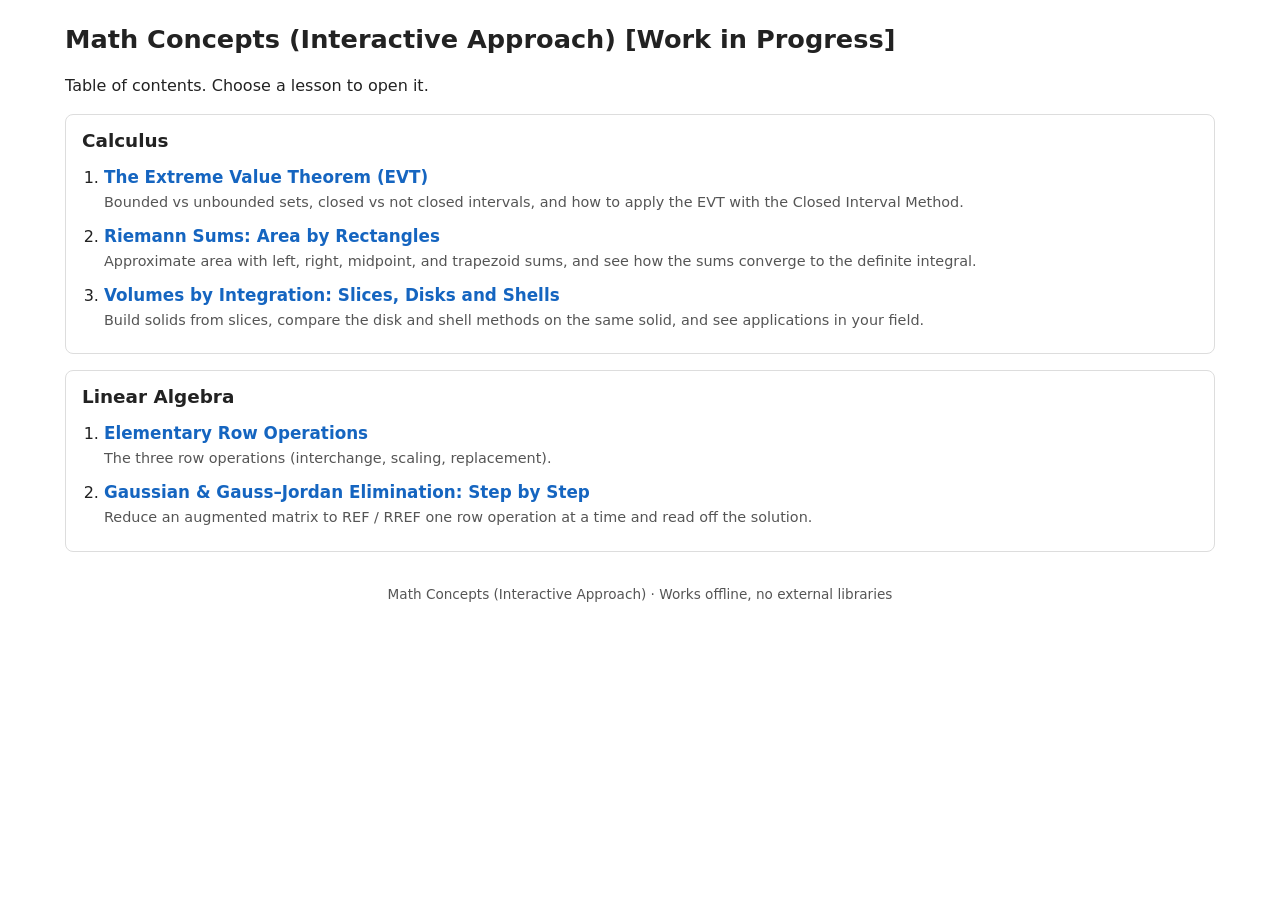
<file: index.html>
<!DOCTYPE html>
<html lang="en">
<head>
<meta charset="UTF-8">
<meta name="viewport" content="width=device-width, initial-scale=1.0">
<title>Math Concepts (Interactive Approach) [Work in Progress]</title>
<link rel="stylesheet" href="common.css">
<style>
  ol.toc { margin: 0; padding-left: 22px; }
  ol.toc li { margin: 10px 0; }
  ol.toc a { font-weight: bold; font-size: 1.05rem; color: var(--accent); text-decoration: none; }
  ol.toc a:hover { text-decoration: underline; }
  ol.toc .hint { margin-top: 2px; }
</style>
</head>
<body>

<header>
  <h1>Math Concepts (Interactive Approach) [Work in Progress]</h1>
  <p>Table of contents. Choose a lesson to open it.</p>
</header>

<section id="calculus">
  <h2>Calculus</h2>
  <ol class="toc">
    <li>
      <a href="EVT_Interactive_LessonV4.html">The Extreme Value Theorem (EVT)</a>
      <div class="hint">Bounded vs unbounded sets, closed vs not closed intervals, and how to apply the EVT with the Closed Interval Method.</div>
    </li>
    <li>
      <a href="RiemannSumV4.html">Riemann Sums: Area by Rectangles</a>
      <div class="hint">Approximate area with left, right, midpoint, and trapezoid sums, and see how the sums converge to the definite integral.</div>
    </li>
    <li>
      <a href="VolumesV2.html">Volumes by Integration: Slices, Disks and Shells</a>
      <div class="hint">Build solids from slices, compare the disk and shell methods on the same solid, and see applications in your field.</div>
    </li>
  </ol>
</section>

<section id="linear-algebra">
  <h2>Linear Algebra</h2>
  <ol class="toc">
    <li>
      <a href="row_operations_lessonV3.html">Elementary Row Operations</a>
      <div class="hint">The three row operations (interchange, scaling, replacement).</div>
    </li>
    <li>
      <a href="GaussianEliminationV5.html">Gaussian &amp; Gauss–Jordan Elimination: Step by Step</a>
      <div class="hint">Reduce an augmented matrix to REF / RREF one row operation at a time and read off the solution.</div>
    </li>
  </ol>
</section>

<footer>Math Concepts (Interactive Approach) · Works offline, no external libraries</footer>

</body>
</html>
</file>
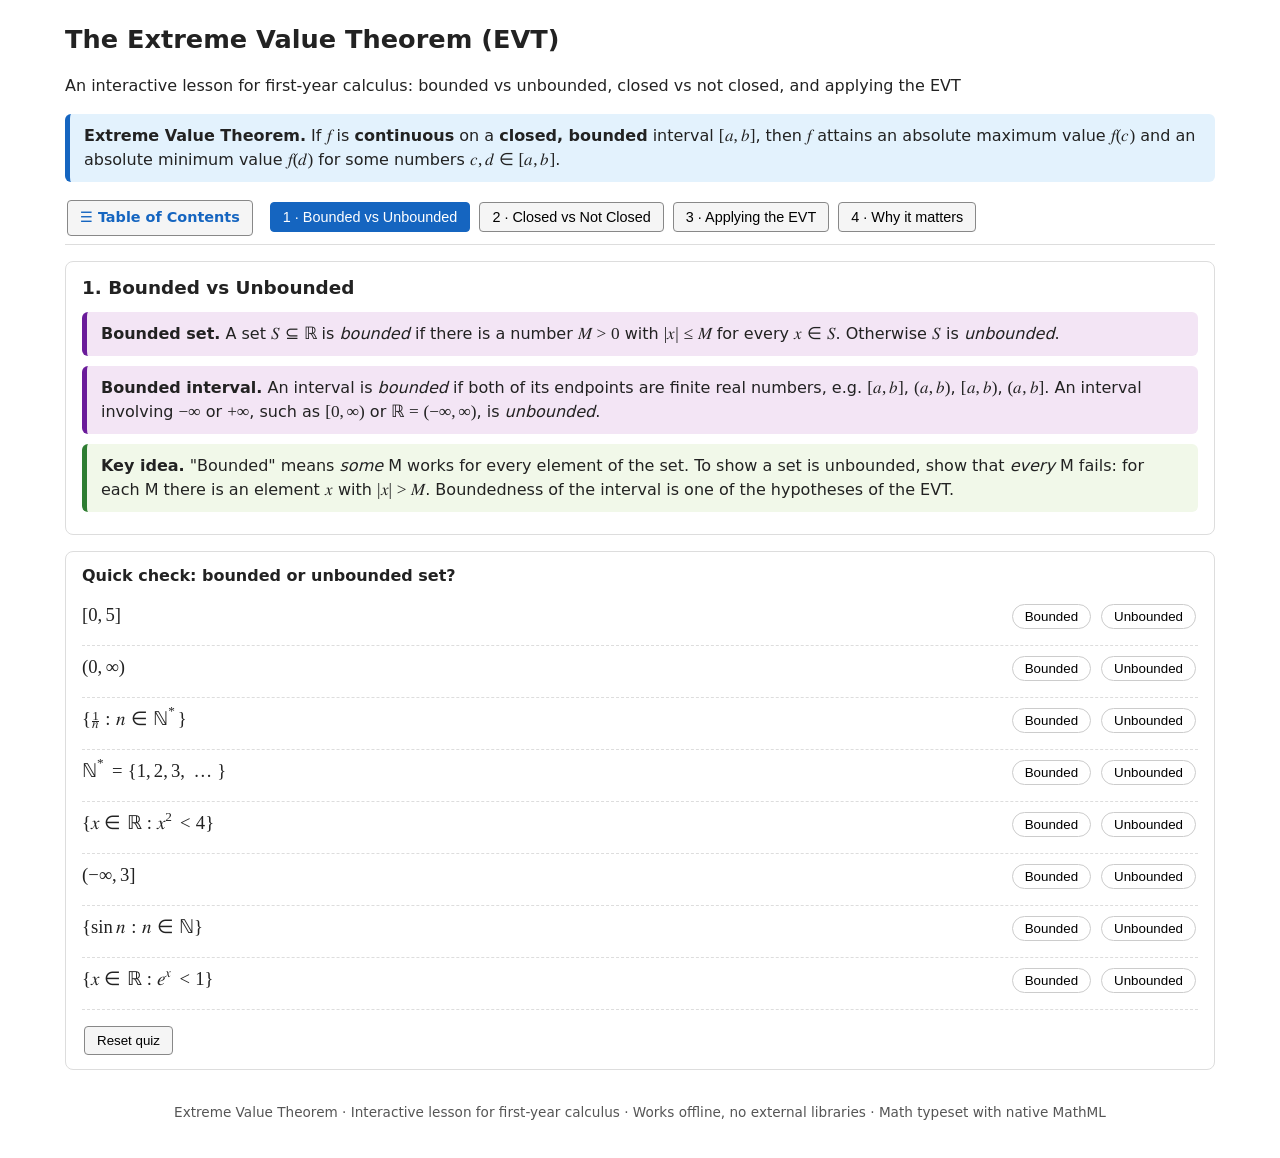
<file: EVT_Interactive_LessonV4.html>
<!DOCTYPE html>
<html lang="en">
<head>
<meta charset="UTF-8">
<meta name="viewport" content="width=device-width, initial-scale=1">
<title>The Extreme Value Theorem — Interactive Lesson</title>
<link rel="stylesheet" href="common.css">
<style>
/* tab panels: the cards inside are the boxes */
section{display:none;border:0;padding:0;margin:0;background:none}section.active{display:block}
.thm{border-left:5px solid var(--accent);background:var(--accent-soft);padding:10px 14px;border-radius:6px;margin:10px 0}
.def{border-left:5px solid var(--accent2);background:#f3e5f5;padding:10px 14px;border-radius:6px;margin:10px 0}
.warn{border-left:5px solid #ef6c00;background:#fff3e0;padding:10px 14px;border-radius:6px;margin:10px 0}
.key{border-left:5px solid var(--good);background:#f1f8e9;padding:10px 14px;border-radius:6px;margin:10px 0}
.grid2{display:grid;grid-template-columns:1.45fr 1fr;gap:18px;align-items:start}
@media(max-width:840px){.grid2{grid-template-columns:1fr}}
canvas{width:100%;height:340px;display:block;border:1px solid var(--border);border-radius:8px;background:#fff}
canvas.short{height:120px}
.controls{display:flex;flex-wrap:wrap;gap:10px;align-items:center;margin:10px 0}
input[type=number]{width:90px}
input[type=range]{width:220px}
.choice{border-color:#ccc;background:#fff;border-radius:16px;padding:4px 12px;font-size:.9rem}
.choice.sel{background:var(--accent);color:#fff;border-color:var(--accent)}
.status{padding:8px 10px;border-radius:6px;background:var(--soft);border:1px solid #e5e5e5;margin-top:10px}
.status:empty{display:none}
.ok{color:var(--good);font-weight:bold}.no{color:var(--bad);font-weight:bold}
.m{font-size:1.05em}
table{border-collapse:collapse;width:100%;margin:8px 0}
th,td{border:1px solid var(--border);padding:6px 10px;text-align:center}
th{background:#f5f5f5;font-weight:normal;color:var(--muted)}
tr.max td{background:#e8f5e9}tr.min td{background:#ffebee}
.quiz-row{display:flex;flex-wrap:wrap;align-items:center;gap:6px;padding:8px 0;border-bottom:1px dashed var(--border)}
.quiz-row .q{flex:1 1 220px;font-family:"Cambria Math","Times New Roman",serif;font-size:1.08rem}
.quiz-row button{border-color:#ccc;background:#fff;border-radius:16px;padding:4px 12px}
.quiz-row button.right{background:#e8f5e9;border-color:var(--good)}
.quiz-row button.wrong{background:#ffebee;border-color:var(--bad)}
.quiz-row .fb{flex-basis:100%;font-size:.9rem;color:var(--muted)}
.score{font-weight:bold;color:var(--accent);margin-top:8px}
.pill{display:inline-block;padding:2px 10px;border-radius:12px;font-size:.85rem;margin:2px 4px 2px 0}
.pill.y{background:#e8f5e9;color:#1b5e20}.pill.n{background:#ffebee;color:#b71c1c}
.bracket{font-family:"Times New Roman",serif;font-size:1.35rem;width:46px;padding:0 0 2px;border-color:var(--accent);background:#fff;color:var(--accent)}
.bracket:disabled{opacity:.35}
.qline{margin:8px 0;padding:6px 0;border-bottom:1px dashed var(--border)}
.mark{font-weight:bold;margin-left:6px}
.stepbox{min-height:170px}
.stepnum{display:inline-block;background:var(--accent);color:#fff;border-radius:12px;padding:2px 10px;font-size:.85rem;margin-bottom:6px}
ul.tight li{margin:3px 0}
.legend{color:var(--muted);margin-top:6px}
.dot{display:inline-block;width:10px;height:10px;border-radius:50%;margin-right:5px;vertical-align:middle}
.problem{font-size:1.1rem;padding:8px 12px;background:var(--soft);border:1px solid #e5e5e5;border-radius:6px}
.apps{display:grid;grid-template-columns:repeat(auto-fit,minmax(240px,1fr));gap:10px;margin:10px 0}
.apps div{background:var(--soft);border:1px solid var(--border);border-radius:6px;padding:10px 12px;font-size:.93rem}
.quiz-row .q{font-family:inherit}
</style>
</head>
<body>
<header><div class="wrap">
  <h1>The Extreme Value Theorem (EVT)</h1>
  <p class="sub">An interactive lesson for first-year calculus: bounded vs unbounded, closed vs not closed, and applying the EVT</p>
  <div class="thm"><b>Extreme Value Theorem.</b> If <math><mi>f</mi></math> is <b>continuous</b> on a <b>closed, bounded</b> interval <math><mo stretchy="false">[</mo><mi>a</mi><mo>,</mo><mi>b</mi><mo stretchy="false">]</mo></math>, then <math><mi>f</mi></math> attains an absolute maximum value <math><mi>f</mi><mo stretchy="false">(</mo><mi>c</mi><mo stretchy="false">)</mo></math> and an absolute minimum value <math><mi>f</mi><mo stretchy="false">(</mo><mi>d</mi><mo stretchy="false">)</mo></math> for some numbers <math><mi>c</mi><mo>,</mo><mi>d</mi><mo>∈</mo><mo stretchy="false">[</mo><mi>a</mi><mo>,</mo><mi>b</mi><mo stretchy="false">]</mo></math>.</div>
</div></header>

<nav><div class="wrap">
  <a class="toc" href="index.html">☰ Table of Contents</a>
  <button class="active" data-t="sec1">1 · Bounded vs Unbounded</button>
  <button data-t="sec2">2 · Closed vs Not Closed</button>
  <button data-t="sec3">3 · Applying the EVT</button>
  <button data-t="sec4">4 · Why it matters</button>
</div></nav>

<main>
<!-- ===================== SECTION 1 ===================== -->
<section id="sec1" class="active">
  <div class="card">
    <h2>1. Bounded vs Unbounded</h2>
    <div class="def"><b>Bounded set.</b> A set <math><mi>S</mi><mo>⊆</mo><mi>ℝ</mi></math> is <i>bounded</i> if there is a number <math><mi>M</mi><mo>&gt;</mo><mn>0</mn></math> with <math><mo stretchy="false" form="prefix" lspace="0" rspace="0">|</mo><mi>x</mi><mo stretchy="false" form="postfix" lspace="0" rspace="0">|</mo><mo>≤</mo><mi>M</mi></math> for every <math><mi>x</mi><mo>∈</mo><mi>S</mi></math>. Otherwise <math><mi>S</mi></math> is <i>unbounded</i>.</div>
    <div class="def"><b>Bounded interval.</b> An interval is <i>bounded</i> if both of its endpoints are finite real numbers, e.g. <math><mo stretchy="false">[</mo><mi>a</mi><mo>,</mo><mi>b</mi><mo stretchy="false">]</mo></math>, <math><mo stretchy="false">(</mo><mi>a</mi><mo>,</mo><mi>b</mi><mo stretchy="false">)</mo></math>, <math><mo stretchy="false">[</mo><mi>a</mi><mo>,</mo><mi>b</mi><mo stretchy="false">)</mo></math>, <math><mo stretchy="false">(</mo><mi>a</mi><mo>,</mo><mi>b</mi><mo stretchy="false">]</mo></math>. An interval involving <math><mrow><mo>−</mo><mi>∞</mi></mrow></math> or <math><mrow><mo>+</mo><mi>∞</mi></mrow></math>, such as <math><mo stretchy="false">[</mo><mn>0</mn><mo>,</mo><mi>∞</mi><mo stretchy="false">)</mo></math> or <math><mi>ℝ</mi><mo>=</mo><mo stretchy="false">(</mo><mrow><mo>−</mo><mi>∞</mi></mrow><mo>,</mo><mi>∞</mi><mo stretchy="false">)</mo></math>, is <i>unbounded</i>.</div>
    <div class="key"><b>Key idea.</b> "Bounded" means <i>some</i> M works for every element of the set. To show a set is unbounded, show that <i>every</i> M fails: for each M there is an element <math><mi>x</mi></math> with <math><mo stretchy="false" form="prefix" lspace="0" rspace="0">|</mo><mi>x</mi><mo stretchy="false" form="postfix" lspace="0" rspace="0">|</mo><mo>&gt;</mo><mi>M</mi></math>. Boundedness of the interval is one of the hypotheses of the EVT.</div>
  </div>

  <div class="card">
    <h3>Quick check: bounded or unbounded set?</h3>
    <div id="q1"></div><div class="score" id="q1s"></div>
    <button id="q1r" style="margin-top:8px">Reset quiz</button>
  </div>
</section>

<!-- ===================== SECTION 2 ===================== -->
<section id="sec2">
  <div class="card">
    <h2>2. Closed vs Not Closed Intervals</h2>
    <div class="def"><b>Closed interval.</b> An interval is <i>closed</i> if it contains every (finite) endpoint, e.g. <math><mo stretchy="false">[</mo><mi>a</mi><mo>,</mo><mi>b</mi><mo stretchy="false">]</mo></math>, <math><mo stretchy="false">[</mo><mi>a</mi><mo>,</mo><mi>∞</mi><mo stretchy="false">)</mo></math>. Equivalently: whenever <math><msub><mi>x</mi><mi>n</mi></msub><mo>∈</mo><mi>I</mi></math> and <math><msub><mi>x</mi><mi>n</mi></msub><mo>→</mo><mi>L</mi></math>, the limit <math><mi>L</mi></math> is also in <math><mi>I</mi></math> — you cannot "sneak up" on a point that is missing.</div>
    <div class="def"><b>Open / neither.</b> <math><mo stretchy="false">(</mo><mi>a</mi><mo>,</mo><mi>b</mi><mo stretchy="false">)</mo></math> excludes both endpoints (open); <math><mo stretchy="false">[</mo><mi>a</mi><mo>,</mo><mi>b</mi><mo stretchy="false">)</mo></math> and <math><mo stretchy="false">(</mo><mi>a</mi><mo>,</mo><mi>b</mi><mo stretchy="false">]</mo></math> exclude one (neither open nor closed).</div>
    <div class="warn"><b>Closed ≠ bounded.</b> <math><mo stretchy="false">[</mo><mn>0</mn><mo>,</mo><mi>∞</mi><mo stretchy="false">)</mo></math> is closed but unbounded. The EVT needs <b>both</b>: an interval of the form <math><mo stretchy="false">[</mo><mi>a</mi><mo>,</mo><mi>b</mi><mo stretchy="false">]</mo></math> with <math><mi>a</mi><mo>,</mo><mi>b</mi></math> finite (a <i>compact</i> interval).</div>
  </div>

  <div class="card">
    <h3>Interval builder</h3>
    <div class="controls">
      <button class="bracket" id="s2L">[</button>
      <label>a = <input type="number" id="s2a" value="0" step="0.5"></label>
      <label><input type="checkbox" id="s2aInf"> a = −∞</label>
      <span style="width:16px"></span>
      <label>b = <input type="number" id="s2b" value="2" step="0.5"></label>
      <label><input type="checkbox" id="s2bInf"> b = +∞</label>
      <button class="bracket" id="s2R">]</button>
    </div>
    <canvas id="c2line" class="short"></canvas>
    <div id="s2Out" class="status"></div>
  </div>

  <div class="card">
    <h3>Why closedness matters: where did the maximum go?</h3>
    <p>The function below is restricted to the interval you built above. Toggle the brackets and watch whether the maximum and minimum are actually <i>attained</i>.</p>
    <div class="grid2">
      <div><canvas id="c2plot"></canvas>
        <div class="legend"><span><span class="dot" style="background:#15803d"></span>maximum / sup</span><span><span class="dot" style="background:#b91c1c"></span>minimum / inf</span><span>○ hollow = value approached but never reached</span></div></div>
      <div>
        <div class="controls"><label>Function: <select id="s2Fn"></select></label></div>
        <div id="s2Demo" class="status"></div>
        <div class="key">Try <math><mi>f</mi><mo stretchy="false">(</mo><mi>x</mi><mo stretchy="false">)</mo><mo>=</mo><mi>x</mi></math> on <math><mo stretchy="false">[</mo><mn>0</mn><mo>,</mo><mn>2</mn><mo stretchy="false">]</mo></math>, then switch to <math><mo stretchy="false">[</mo><mn>0</mn><mo>,</mo><mn>2</mn><mo stretchy="false">)</mo></math>. The values <math><mn>2</mn><mo>−</mo><mfrac><mn>1</mn><mi>n</mi></mfrac></math> climb toward 2, but 2 is never reached: the supremum exists, the maximum does not.</div>
      </div>
    </div>
  </div>

  <div class="card">
    <h3>Quick check: classify each interval</h3>
    <div id="q2"></div><div class="score" id="q2s"></div>
    <button id="q2r" style="margin-top:8px">Reset quiz</button>
  </div>
</section>

<!-- ===================== SECTION 3 ===================== -->
<section id="sec3">
  <div class="card">
    <h2>3. Applying the EVT</h2>
    <p>The EVT has three hypotheses. If <b>all three</b> hold, an absolute max and min are guaranteed:</p>
    <ol class="tight"><li><b>f is continuous</b> on the interval (differentiability is <i>not</i> required);</li><li>the interval is <b>closed</b>;</li><li>the interval is <b>bounded</b>.</li></ol>
    <div class="warn">The EVT is an <b>existence</b> theorem: it says the extremes exist, not where they are. Also, the conditions are <b>sufficient, not necessary</b> — if a hypothesis fails, extremes <i>may</i> still exist.</div>
  </div>

  <div class="card">
    <h3>3A. Does the EVT apply?</h3>
    <div class="controls"><label>Scenario: <select id="s3aSel"></select></label></div>
    <div class="grid2">
      <div><canvas id="c3a"></canvas></div>
      <div>
        <div class="qline">1. Is <math><mi>f</mi></math> continuous on the interval? <span class="mark" id="m_c"></span><br><span id="g_c"><button class="choice" data-v="1">Yes</button><button class="choice" data-v="0">No</button></span></div>
        <div class="qline">2. Is the interval closed? <span class="mark" id="m_cl"></span><br><span id="g_cl"><button class="choice" data-v="1">Yes</button><button class="choice" data-v="0">No</button></span></div>
        <div class="qline">3. Is the interval bounded? <span class="mark" id="m_bd"></span><br><span id="g_bd"><button class="choice" data-v="1">Yes</button><button class="choice" data-v="0">No</button></span></div>
        <div class="qline">4. Conclusion: <span class="mark" id="m_con"></span><br><span id="g_con"><button class="choice" data-v="1">EVT guarantees max &amp; min</button><button class="choice" data-v="0">EVT does not apply</button></span></div>
        <button class="primary" id="s3aCheck" style="margin-top:8px">Check answers</button>
        <div id="s3aFb" class="status"></div>
      </div>
    </div>
  </div>

  <div class="card">
    <h3>3B. The Closed Interval Method (step by step)</h3>
    <p>To find the absolute extremes of a continuous <math><mi>f</mi></math> on <math><mo stretchy="false">[</mo><mi>a</mi><mo>,</mo><mi>b</mi><mo stretchy="false">]</mo></math>: (i) find critical points in <math><mo stretchy="false">(</mo><mi>a</mi><mo>,</mo><mi>b</mi><mo stretchy="false">)</mo></math> — where <math><mi>f</mi><mo lspace="0" rspace="0">′</mo><mo stretchy="false">(</mo><mi>x</mi><mo stretchy="false">)</mo><mo>=</mo><mn>0</mn></math> or <math><mi>f</mi><mo lspace="0" rspace="0">′</mo><mo stretchy="false">(</mo><mi>x</mi><mo stretchy="false">)</mo></math> does not exist; (ii) evaluate <math><mi>f</mi></math> there and at the endpoints <math><mi>a</mi><mo>,</mo><mi>b</mi></math>; (iii) the largest value is the absolute max, the smallest is the absolute min.</p>
    <div class="controls"><label>Example: <select id="s3bSel"></select></label>
      <button id="s3bPrev">◀ Previous</button><button class="primary" id="s3bNext">Next step ▶</button><button id="s3bAll">Show all</button></div>
    <div class="grid2">
      <div><canvas id="c3b"></canvas>
        <div class="legend"><span><span class="dot" style="background:#c2410c"></span>critical point</span><span><span class="dot" style="background:#6b7280"></span>endpoint</span><span><span class="dot" style="background:#15803d"></span>abs. max</span><span><span class="dot" style="background:#b91c1c"></span>abs. min</span></div></div>
      <div class="stepbox" id="s3bBox"></div>
    </div>
  </div>

  <div class="card">
    <h3>3C. Practice: find the absolute max and min</h3>
    <div class="controls"><label>Type: <select id="pType"><option value="mixed">Mixed</option><option value="quad">Quadratic</option><option value="cubic">Cubic</option></select></label>
      <button class="primary" id="pNew">New problem</button></div>
    <div class="problem" id="pText"></div>
    <div class="controls" style="margin-top:12px">
      <label>Absolute max value = <input type="number" id="pMax" step="any"></label>
      <label>Absolute min value = <input type="number" id="pMin" step="any"></label>
      <button class="primary" id="pCheck">Check</button>
      <button id="pHint">Hint</button>
      <button id="pSol">Show solution</button>
    </div>
    <div id="pFb" class="status"></div>
    <div class="grid2" style="margin-top:10px"><div><canvas id="cP"></canvas></div><div id="pSolBox"></div></div>
  </div>

  <div class="card">
    <h3>Common mistakes</h3>
    <ul class="tight">
      <li>Forgetting to evaluate <math><mi>f</mi></math> at the <b>endpoints</b>.</li>
      <li>Missing critical points where <math><mi>f</mi><mo lspace="0" rspace="0">′</mo></math> <b>does not exist</b> (e.g. <math><msup><mi>x</mi><mfrac><mn>2</mn><mn>3</mn></mfrac></msup></math> at 0, <math><mo stretchy="false" form="prefix" lspace="0" rspace="0">|</mo><mi>x</mi><mo stretchy="false" form="postfix" lspace="0" rspace="0">|</mo></math> at 0).</li>
      <li>Including critical points that lie <b>outside</b> the interval.</li>
      <li>Applying the method on an open or unbounded interval and assuming extremes must exist.</li>
      <li>Reporting only the <math><mi>x</mi></math>-value: the max/min <b>value</b> is <math><mi>f</mi><mo stretchy="false">(</mo><mi>c</mi><mo stretchy="false">)</mo></math>; it occurs <b>at</b> <math><mi>x</mi><mo>=</mo><mi>c</mi></math>.</li>
    </ul>
  </div>
</section>

<!-- ===================== SECTION 4 ===================== -->
<section id="sec4">
  <div class="card">
    <h2>4. Why it matters in your field</h2>
    <p>Almost every design or decision problem is "find the best (or worst) value of something". The EVT tells you <b>when a best value is guaranteed to exist</b> — before you spend effort searching for it — and the closed interval method tells you <b>where to look</b>: at critical points <i>and</i> at the boundaries, which in practice are the limits of your design space.</p>
    <div class="apps">
      <div><b>Computer science &amp; Design AI</b><br>Training a model means minimising a loss. If the parameters are kept in a closed, bounded range (weight clipping, box constraints) and the loss is continuous, a best setting exists. (The EVT extends to closed, bounded sets in <math><msup><mi>ℝ</mi><mi>n</mi></msup></math> — you will meet this in Linear Algebra &amp; Multivariable Calculus.)
        <br><br>Without bounds it can fail: for logistic regression on perfectly separable data the loss keeps decreasing as the weights grow, and no minimum is ever reached. This is one reason regularisation is used. And when you tune a hyperparameter over a range, check the <i>ends</i> of the range too.</div>
      <div><b>Architecture design</b><br>A simply supported beam of span <math><mi>L</mi></math> under a uniform load <math><mi>w</mi></math> has bending moment
        <math><mi>M</mi><mo stretchy="false">(</mo><mi>x</mi><mo stretchy="false">)</mo><mo>=</mo><mfrac><mrow><mi>w</mi><mi>x</mi></mrow><mn>2</mn></mfrac><mo stretchy="false">(</mo><mi>L</mi><mo>−</mo><mi>x</mi><mo stretchy="false">)</mo></math> on <math><mo stretchy="false">[</mo><mn>0</mn><mo>,</mo><mi>L</mi><mo stretchy="false">]</mo></math>.
        It is continuous on a closed, bounded span, so a maximum moment (and hence maximum stress) exists.
        <math><mi>M</mi><mo lspace="0" rspace="0">′</mo><mo stretchy="false">(</mo><mi>x</mi><mo stretchy="false">)</mo><mo>=</mo><mn>0</mn></math> gives <math><mi>x</mi><mo>=</mo><mfrac><mi>L</mi><mn>2</mn></mfrac></math>, where
        <math><msub><mi>M</mi><mi>max</mi></msub><mo>=</mo><mfrac><mrow><mi>w</mi><msup><mi>L</mi><mn>2</mn></msup></mrow><mn>8</mn></mfrac></math>; at the supports (the endpoints) the moment is 0.</div>
      <div><b>Engineering systems &amp; product design</b><br>Worst-case design: peak temperature over a duty cycle <math><mo stretchy="false">[</mo><mn>0</mn><mo>,</mo><mi>T</mi><mo stretchy="false">]</mo></math>, maximum stress over an operating range, or the worst output over a tolerance band
        <math><mo stretchy="false">[</mo><mrow><msub><mi>x</mi><mn>0</mn></msub><mo>−</mo><mi>δ</mi></mrow><mo>,</mo><mrow><msub><mi>x</mi><mn>0</mn></msub><mo>+</mo><mi>δ</mi></mrow><mo stretchy="false">]</mo></math>.
        The EVT guarantees the worst case exists. The closed interval method says check where the derivative vanishes <i>and</i> the ends of the range — the worst case is often at a limit, which is why engineers test "corner cases".</div>
      <div><b>Economics &amp; social sciences</b><br>Maximise profit, utility or welfare subject to constraints: production <math><mn>0</mn><mo>≤</mo><mi>q</mi><mo>≤</mo><mi>Q</mi></math>, a budget, a price floor or ceiling.
        A continuous objective on a closed, bounded choice set has an optimum.
        Strict constraints ("fewer than", "<math><mo>&lt;</mo></math>") or unbounded choice sets may have <i>no</i> optimum — see the worked example below.</div>
    </div>
    <div class="warn"><b>The hypotheses are real-world questions.</b> Is the model <b>continuous</b> (no sudden jumps such as tax brackets, shipping tiers or discrete part sizes)? Are the constraints <b>closed</b> (<math><mo>≤</mo></math> rather than <math><mo>&lt;</mo></math>)? Is the design space <b>bounded</b> (finite budget, size, time)? If any answer is "no", an optimum may not exist — and an optimisation solver may wander or report a misleading answer.</div>
  </div>

  <div class="card">
    <h3>Worked example (economics): profit with a capacity limit</h3>
    <p class="problem">A firm's profit from producing <math><mi>q</mi></math> units is <math><mi>P</mi><mo stretchy="false">(</mo><mi>q</mi><mo stretchy="false">)</mo><mo>=</mo><mn>40</mn><mi>q</mi><mo>−</mo><mn>0.1</mn><msup><mi>q</mi><mn>2</mn></msup><mo>−</mo><mn>500</mn></math>, and the factory can make at most 300 units: <math><mn>0</mn><mo>≤</mo><mi>q</mi><mo>≤</mo><mn>300</mn></math>. Find the maximum profit.</p>
    <ol class="tight">
      <li><b>Hypotheses.</b> <math><mi>P</mi></math> is a polynomial (continuous) on the closed, bounded interval <math><mo stretchy="false">[</mo><mn>0</mn><mo>,</mo><mn>300</mn><mo stretchy="false">]</mo></math>. ✔ A maximum exists.</li>
      <li><b>Critical points.</b> <math><mi>P</mi><mo lspace="0" rspace="0">′</mo><mo stretchy="false">(</mo><mi>q</mi><mo stretchy="false">)</mo><mo>=</mo><mn>40</mn><mo>−</mo><mn>0.2</mn><mi>q</mi><mo>=</mo><mn>0</mn></math> gives <math><mi>q</mi><mo>=</mo><mn>200</mn></math>, which lies in <math><mo stretchy="false">(</mo><mn>0</mn><mo>,</mo><mn>300</mn><mo stretchy="false">)</mo></math>.</li>
      <li><b>Compare.</b>
        <table style="max-width:420px"><tr><th><math><mi>q</mi></math></th><th>type</th><th><math><mi>P</mi><mo stretchy="false">(</mo><mi>q</mi><mo stretchy="false">)</mo></math></th></tr>
        <tr><td><math><mn>0</mn></math></td><td>endpoint</td><td><math><mo>−</mo><mn>500</mn></math></td></tr>
        <tr class="max"><td><math><mn>200</mn></math></td><td>critical</td><td><math><mn>3500</mn></math></td></tr>
        <tr><td><math><mn>300</mn></math></td><td>endpoint</td><td><math><mn>2500</mn></math></td></tr></table>
        Maximum profit is 3500, at <math><mi>q</mi><mo>=</mo><mn>200</mn></math> units.</li>
    </ol>
    <div class="key"><b>Now change the constraint.</b> Suppose capacity is only 150 units. Since <math><mi>P</mi><mo lspace="0" rspace="0">′</mo><mo stretchy="false">(</mo><mi>q</mi><mo stretchy="false">)</mo><mo>&gt;</mo><mn>0</mn></math> on <math><mo stretchy="false">[</mo><mn>0</mn><mo>,</mo><mn>150</mn><mo stretchy="false">]</mo></math>, the maximum is at the endpoint: <math><mi>P</mi><mo stretchy="false">(</mo><mn>150</mn><mo stretchy="false">)</mo><mo>=</mo><mn>3250</mn></math>. The boundary is the answer — forgetting endpoints would miss it.
      <br>If the rule were "<i>fewer than</i> 150 units" (<math><mn>0</mn><mo>≤</mo><mi>q</mi><mo>&lt;</mo><mn>150</mn></math>, a non-closed interval), profit gets arbitrarily close to 3250 but never reaches it: <b>no maximum exists</b>. (In practice <math><mi>q</mi></math> is a whole number, so the firm would make 149 units — but the continuous model shows why closedness matters.)</div>
  </div>
</section>
</main>
<footer>Extreme Value Theorem · Interactive lesson for first-year calculus · Works offline, no external libraries · Math typeset with native MathML</footer>

<script>
const PI=Math.PI, $=id=>document.getElementById(id);
/* ---------- formatting helpers ---------- */
function fmt(v,d=4){if(!isFinite(v))return v>0?'∞':'−∞';if(Math.abs(v-Math.round(v))<1e-9)v=Math.round(v);
  let s=Number.isInteger(v)?String(v):String(parseFloat(v.toFixed(d)));if(s==='-0')s='0';return s.replace('-','−');}
function fmtG(v){if(v!==0&&isFinite(v)&&(Math.abs(v)<1e-3||Math.abs(v)>=1e6))return v.toExponential(2).replace(/-/g,'−');return fmt(v,4);}
function niceStep(r){const p=Math.pow(10,Math.floor(Math.log10(r)));const m=r/p;return(m<1.5?1:m<3?2:m<7?5:10)*p;}
function setupCanvas(c){const dpr=window.devicePixelRatio||1;const w=c.clientWidth,h=c.clientHeight;c.width=Math.round(w*dpr);c.height=Math.round(h*dpr);const ctx=c.getContext('2d');ctx.setTransform(dpr,0,0,dpr,0,0);return{ctx,w,h};}
const clampP=v=>Math.max(-1e4,Math.min(1e4,v));
function dot(ctx,x,y,r,color,hollow){ctx.beginPath();ctx.arc(x,y,r,0,2*PI);ctx.fillStyle=hollow?'#fff':color;ctx.fill();ctx.lineWidth=2;ctx.strokeStyle=color;ctx.stroke();}

/* ---------- MathML helpers (native MathML: works offline) ---------- */
const m=s=>`<math>${s}</math>`, mi=s=>`<mi>${s}</mi>`, mn=s=>`<mn>${s}</mn>`, mt=s=>`<mtext>${s}</mtext>`;
const mo=s=>(s.length===1&&'()[]{}|'.includes(s))?`<mo stretchy="false">${s}</mo>`:`<mo>${s}</mo>`;
const row=(...a)=>`<mrow>${a.join('')}</mrow>`, sub=(b,s)=>`<msub>${b}${s}</msub>`, sup=(b,s)=>`<msup>${b}${s}</msup>`, frac=(a,b)=>`<mfrac>${a}${b}</mfrac>`;
const X=mi('x'), INF=mi('∞'), NINF=row(mo('−'),mi('∞')), PI_=mi('π'), RR=mi('ℝ');
const num=v=>!isFinite(v)?(v>0?INF:NINF):(v<0&&Math.abs(v)>1e-12?row(mo('−'),mn(fmt(-v))):mn(fmt(Math.abs(v))));
const P=(...a)=>row(mo('('),...a,mo(')'));
const ivr=(l,a,b,r)=>row(mo(l),a,mo(','),b,mo(r)), iv=(l,a,b,r)=>m(ivr(l,a,b,r));
const fx=(a=X)=>row(mi('f'),mo('('),a,mo(')'));
const FP=`<mi>f</mi><mo lspace="0" rspace="0">′</mo>`, fpx=(a=X)=>row(FP,mo('('),a,mo(')'));
const fn=(name,arg)=>row(mi(name),mo('⁡'),'<mspace width="0.17em"/>',arg);
const eq=(a,b)=>a+mo('=')+b;
const xto=(v,s)=>X+mo('→')+(s?sup(v,mo(s)):v);
const xeq=v=>m(eq(X,v));
const setB=(...a)=>row(mo('{'),...a,mo('}'));
const CBRT=`<mroot><mi>x</mi><mn>3</mn></mroot>`;

/* ---------- generic plotter ---------- */
function drawPlot(c,o){
  const{ctx,w,h}=setupCanvas(c);if(w===0)return;
  const L=46,R=14,T=12,B=28,PW=w-L-R,PH=h-T-B;
  const X=x=>L+(x-o.xmin)/(o.xmax-o.xmin)*PW, Y=y=>T+(o.ymax-y)/(o.ymax-o.ymin)*PH;
  ctx.fillStyle='#fff';ctx.fillRect(0,0,w,h);
  const sx=niceStep((o.xmax-o.xmin)/10),sy=niceStep((o.ymax-o.ymin)/8);
  ctx.lineWidth=1;ctx.font='11px Segoe UI, Arial';ctx.fillStyle='#6b7280';ctx.strokeStyle='#eef1f5';
  for(let k=Math.ceil(o.xmin/sx);k*sx<=o.xmax+1e-9;k++){const x=k*sx,px=X(x);ctx.beginPath();ctx.moveTo(px,T);ctx.lineTo(px,T+PH);ctx.stroke();ctx.textAlign='center';ctx.fillText(fmt(x,3),px,h-10);}
  for(let k=Math.ceil(o.ymin/sy);k*sy<=o.ymax+1e-9;k++){const y=k*sy,py=Y(y);ctx.beginPath();ctx.moveTo(L,py);ctx.lineTo(L+PW,py);ctx.stroke();ctx.textAlign='right';ctx.fillText(fmt(y,3),L-6,py+4);}
  ctx.strokeStyle='#9aa3b2';ctx.lineWidth=1.3;
  if(o.ymin<0&&o.ymax>0){ctx.beginPath();ctx.moveTo(L,Y(0));ctx.lineTo(L+PW,Y(0));ctx.stroke();}
  if(o.xmin<0&&o.xmax>0){ctx.beginPath();ctx.moveTo(X(0),T);ctx.lineTo(X(0),T+PH);ctx.stroke();}
  ctx.save();ctx.beginPath();ctx.rect(L,T,PW,PH);ctx.clip();
  if(o.band){const y1=Y(o.band.hi),y2=Y(o.band.lo);ctx.fillStyle='rgba(22,163,74,0.09)';ctx.fillRect(L,y1,PW,y2-y1);
    ctx.setLineDash([6,4]);ctx.strokeStyle='#16a34a';ctx.lineWidth=1.4;[y1,y2].forEach(py=>{ctx.beginPath();ctx.moveTo(L,py);ctx.lineTo(L+PW,py);ctx.stroke();});ctx.setLineDash([]);
    ctx.fillStyle='#15803d';ctx.textAlign='left';ctx.font='bold 12px Segoe UI, Arial';ctx.fillText('y = M',L+6,y1-5);ctx.fillText('y = −M',L+6,y2+14);}
  (o.vlines||[]).forEach(v=>{ctx.setLineDash([4,4]);ctx.strokeStyle=v.color||'#94a3b8';ctx.lineWidth=1.2;ctx.beginPath();ctx.moveTo(X(v.x),T);ctx.lineTo(X(v.x),T+PH);ctx.stroke();ctx.setLineDash([]);});
  (o.hlines||[]).forEach(v=>{ctx.setLineDash([5,4]);ctx.strokeStyle=v.color;ctx.lineWidth=1.3;ctx.beginPath();ctx.moveTo(L,Y(v.y));ctx.lineTo(L+PW,Y(v.y));ctx.stroke();ctx.setLineDash([]);
    if(v.label){ctx.fillStyle=v.color;ctx.font='bold 12px Segoe UI, Arial';ctx.textAlign='right';ctx.fillText(v.label,L+PW-6,Y(v.y)-5);}});
  (o.pieces||[]).forEach(p=>drawPiece(ctx,p,o,X,Y));
  ctx.restore();
  (o.pieces||[]).forEach(p=>{if(p.mark)drawEnds(ctx,p,o,X,Y);});
  (o.points||[]).forEach(pt=>drawPoint(ctx,pt,X,Y,o));
}
function drawPiece(ctx,p,o,X,Y){
  const pa=(p.a===undefined?-Infinity:p.a),pb=(p.b===undefined?Infinity:p.b);
  let lo=Math.max(pa,o.xmin),hi=Math.min(pb,o.xmax);if(hi<=lo)return;
  const eps=(hi-lo)*1e-7;if(lo===pa&&!p.ac)lo+=eps;if(hi===pb&&!p.bc)hi-=eps;
  const N=1500,range=o.ymax-o.ymin;let prev=null;ctx.lineWidth=p.width||2.4;ctx.lineCap='round';
  for(let i=0;i<=N;i++){const x=lo+(hi-lo)*i/N,y=p.f(x);
    if(!isFinite(y)){prev=null;continue;}
    if(prev&&Math.abs(y-prev.y)>3*range&&Math.sign(y)!==Math.sign(prev.y))prev=null;
    if(prev){const out=o.band&&(y>o.band.hi||y<o.band.lo||prev.y>o.band.hi||prev.y<o.band.lo);
      ctx.strokeStyle=out?'#dc2626':(p.color||'#1f4e8c');ctx.beginPath();ctx.moveTo(X(prev.x),clampP(Y(prev.y)));ctx.lineTo(X(x),clampP(Y(y)));ctx.stroke();}
    prev={x,y};}
}
function drawEnds(ctx,p,o,X,Y){
  const span=isFinite(p.b-p.a)?p.b-p.a:1;
  [['a',p.ac,1],['b',p.bc,-1]].forEach(([k,closed,s])=>{const e=p[k];if(e===undefined||!isFinite(e)||e<o.xmin||e>o.xmax)return;
    const y=closed?p.f(e):p.f(e+s*span*1e-7);if(!isFinite(y)||y<o.ymin||y>o.ymax)return;dot(ctx,X(e),Y(y),5,p.color||'#1f4e8c',!closed);});
}
function drawPoint(ctx,pt,X,Y,o){if(pt.x<o.xmin||pt.x>o.xmax||pt.y<o.ymin||pt.y>o.ymax)return;const px=X(pt.x),py=Y(pt.y);
  dot(ctx,px,py,pt.r||6,pt.color||'#c2410c',pt.hollow);
  if(pt.label){ctx.font='bold 12px Segoe UI, Arial';ctx.textAlign='center';const tw=ctx.measureText(pt.label).width;let ly=py-12;if(ly<22)ly=py+24;
    ctx.fillStyle='rgba(255,255,255,0.88)';ctx.fillRect(px-tw/2-3,ly-12,tw+6,16);ctx.fillStyle=pt.color||'#c2410c';ctx.fillText(pt.label,px,ly);}}

/* ---------- quiz builder ---------- */
function makeQuiz(elId,scoreId,items,opts){const el=$(elId),sc=$(scoreId);el.innerHTML='';sc.textContent='';let score=0,done=0;
  items.forEach(it=>{const row=document.createElement('div');row.className='quiz-row';row.innerHTML=`<div class="q">${it.q}</div>`;
    const fb=document.createElement('div');fb.className='fb';
    opts.forEach(op=>{const b=document.createElement('button');b.textContent=op;b.onclick=()=>{if(row.dataset.done)return;row.dataset.done=1;done++;
      if(op===it.a){b.classList.add('right');score++;fb.innerHTML='<span class="ok">Correct.</span> '+it.e;}
      else{b.classList.add('wrong');[...row.querySelectorAll('button')].find(x=>x.textContent===it.a).classList.add('right');fb.innerHTML=`<span class="no">Not quite.</span> Answer: <b>${it.a}</b>. ${it.e}`;}
      sc.textContent=`Score: ${score} / ${done} answered (${items.length} questions)`;};row.appendChild(b);});
    row.appendChild(fb);el.appendChild(row);});}

/* ================= SECTION 1 ================= */
const NSTAR=sup(mi('ℕ'),mo('*'));
const Q1=[
 {q:iv('[',mn(0),mn(5),']'),a:'Bounded',e:`Every element lies between 0 and 5 (take ${m(eq(mi('M'),mn(5)))}).`},
 {q:iv('(',mn(0),INF,')'),a:'Unbounded',e:`No upper bound: for any ${m(mi('M'))}, the number ${m(mi('M')+mo('+')+mn(1))} is in the set.`},
 {q:m(setB(frac(mn(1),mi('n')),'<mo lspace="0.28em" rspace="0.28em">:</mo>',mi('n'),mo('∈'),NSTAR)),a:'Bounded',e:`${m(mn(0)+mo('&lt;')+frac(mn(1),mi('n'))+mo('≤')+mn(1))} for all ${m(mi('n'))}.`},
 {q:m(eq(NSTAR,setB(mn(1),mo(','),mn(2),mo(','),mn(3),mo(','),mo('…')))),a:'Unbounded',e:'Bounded below by 1 but not bounded above.'},
 {q:m(setB(X,mo('∈'),RR,'<mo lspace="0.28em" rspace="0.28em">:</mo>',sup(X,mn(2)),mo('&lt;'),mn(4))),a:'Bounded',e:`This set is the interval ${iv('(',num(-2),mn(2),')')}.`},
 {q:iv('(',NINF,mn(3),']'),a:'Unbounded',e:'Bounded above by 3, but there is no lower bound.'},
 {q:m(setB(fn('sin',mi('n')),'<mo lspace="0.28em" rspace="0.28em">:</mo>',mi('n'),mo('∈'),mi('ℕ'))),a:'Bounded',e:`${m('<mo stretchy="false" form="prefix" lspace="0" rspace="0">|</mo>'+fn('sin',mi('n'))+'<mo stretchy="false" form="postfix" lspace="0" rspace="0">|</mo>'+mo('≤')+mn(1))} for every ${m(mi('n'))}.`},
 {q:m(setB(X,mo('∈'),RR,'<mo lspace="0.28em" rspace="0.28em">:</mo>',sup(mi('e'),X),mo('&lt;'),mn(1))),a:'Unbounded',e:`This set is ${iv('(',NINF,mn(0),')')}, which has no lower bound.`}];
const buildQ1=()=>makeQuiz('q1','q1s',Q1,['Bounded','Unbounded']);buildQ1();$('q1r').onclick=buildQ1;

/* ================= SECTION 2 ================= */
const s2={aC:true,bC:true};
const S2F=[{n:'f(x) = x',M:eq(fx(),X),f:x=>x},
 {n:'f(x) = x²',M:eq(fx(),sup(X,mn(2))),f:x=>x*x},
 {n:'f(x) = x³ − 3x',M:eq(fx(),sup(X,mn(3))+mo('−')+mn(3)+X),f:x=>x**3-3*x},
 {n:'f(x) = sin x',M:eq(fx(),fn('sin',X)),f:Math.sin},
 {n:'f(x) = 1 − (x − 1)²',M:eq(fx(),mn(1)+mo('−')+sup(P(X,mo('−'),mn(1)),mn(2))),f:x=>1-(x-1)**2},
 {n:'f(x) = 1/x (try a > 0)',M:eq(fx(),frac(mn(1),X)),f:x=>1/x}];
S2F.forEach((p,i)=>$('s2Fn').add(new Option(p.n,i)));
$('s2L').onclick=()=>{s2.aC=!s2.aC;render2();};$('s2R').onclick=()=>{s2.bC=!s2.bC;render2();};
['s2a','s2b','s2aInf','s2bInf','s2Fn'].forEach(id=>{$(id).oninput=render2;$(id).onchange=render2;});
function getI(){const aInf=$('s2aInf').checked,bInf=$('s2bInf').checked;return{aInf,bInf,a:aInf?-Infinity:parseFloat($('s2a').value),b:bInf?Infinity:parseFloat($('s2b').value),aC:!aInf&&s2.aC,bC:!bInf&&s2.bC};}
function notation(I){return(I.aInf?'(−∞':(I.aC?'[':'(')+fmt(I.a))+', '+(I.bInf?'∞)':fmt(I.b)+(I.bC?']':')'));}   // plain text, for the canvas
const notationM=I=>m(ivr(I.aInf?'(':(I.aC?'[':'('),I.aInf?NINF:num(I.a),I.bInf?INF:num(I.b),I.bInf?')':(I.bC?']':')')));
function drawLine(I){const{ctx,w,h}=setupCanvas($('c2line'));if(w===0)return;
  let lo=I.aInf?(I.bInf?-5:I.b-6):I.a,hi=I.bInf?(I.aInf?5:I.a+6):I.b;const pad=(hi-lo)*0.25,xmin=lo-pad,xmax=hi+pad;
  const Xp=x=>24+(x-xmin)/(xmax-xmin)*(w-48),y0=h/2+14;ctx.fillStyle='#fff';ctx.fillRect(0,0,w,h);
  ctx.strokeStyle='#9aa3b2';ctx.lineWidth=1.5;ctx.beginPath();ctx.moveTo(8,y0);ctx.lineTo(w-8,y0);ctx.stroke();
  const st=niceStep((xmax-xmin)/10);ctx.fillStyle='#6b7280';ctx.font='11px Segoe UI, Arial';ctx.textAlign='center';
  for(let k=Math.ceil(xmin/st);k*st<=xmax;k++){const px=Xp(k*st);ctx.beginPath();ctx.moveTo(px,y0-5);ctx.lineTo(px,y0+5);ctx.stroke();ctx.fillText(fmt(k*st,3),px,y0+20);}
  const Lp=I.aInf?10:Xp(I.a),Rp=I.bInf?w-10:Xp(I.b);ctx.strokeStyle='#1f4e8c';ctx.lineWidth=6;ctx.beginPath();ctx.moveTo(Lp,y0);ctx.lineTo(Rp,y0);ctx.stroke();
  ctx.fillStyle='#1f4e8c';const arrow=(x,dir)=>{ctx.beginPath();ctx.moveTo(x,y0);ctx.lineTo(x-dir*12,y0-8);ctx.lineTo(x-dir*12,y0+8);ctx.closePath();ctx.fill();};
  if(I.aInf)arrow(6,-1);else dot(ctx,Lp,y0,7,'#1f4e8c',!I.aC);
  if(I.bInf)arrow(w-6,1);else dot(ctx,Rp,y0,7,'#1f4e8c',!I.bC);
  ctx.font='bold 18px Cambria Math, STIX Two Math, Times New Roman, serif';ctx.fillStyle='#1d2433';ctx.fillText(notation(I),w/2,24);}
function analyse(f,a,b,ac,bc){const N=4000,pts=[];for(let i=0;i<=N;i++){const x=a+(b-a)*i/N;pts.push({x,y:f(x)});}
  const ext=[];for(let i=1;i<N;i++){const y0=pts[i-1].y,y1=pts[i].y,y2=pts[i+1].y;const isMax=y1>=y0&&y1>=y2,isMin=y1<=y0&&y1<=y2;
    if(isMax!==isMin){let l=pts[i-1].x,r=pts[i+1].x;for(let k=0;k<80;k++){const m1=l+(r-l)/3,m2=r-(r-l)/3,f1=f(m1),f2=f(m2);if(isMax?f1<f2:f1>f2)l=m1;else r=m2;}const x=(l+r)/2;ext.push({x,y:f(x)});}}
  const all=pts.concat(ext).filter(p=>isFinite(p.y));let maxV=-Infinity,minV=Infinity;all.forEach(p=>{if(p.y>maxV)maxV=p.y;if(p.y<minV)minV=p.y;});
  const tol=1e-9*Math.max(1,maxV-minV),inI=x=>(x>a&&x<b)||(x===a&&ac)||(x===b&&bc);
  const maxPts=all.filter(p=>p.y>=maxV-tol),minPts=all.filter(p=>p.y<=minV+tol);
  return{maxV,minV,maxPts,minPts,maxAt:maxPts.filter(p=>inI(p.x)),minAt:minPts.filter(p=>inI(p.x))};}
function uniqXM(arr){const s=[...new Map(arr.map(p=>[fmt(p.x,3),p.x])).values()];const list=s.slice(0,4).map(v=>num(+v.toFixed(3)));if(s.length>4)list.push(mo('…'));return m(X+mo('=')+list.join(mo(',')));}
function render2(){const I=getI();$('s2a').disabled=I.aInf;$('s2b').disabled=I.bInf;$('s2L').disabled=I.aInf;$('s2R').disabled=I.bInf;
  $('s2L').textContent=I.aInf?'(':(s2.aC?'[':'(');$('s2R').textContent=I.bInf?')':(s2.bC?']':')');
  if(!(I.a<I.b)||isNaN(I.a)||isNaN(I.b)){$('s2Out').innerHTML=`<span class="no">Please choose ${m(mi('a')+mo('&lt;')+mi('b'))}.</span>`;$('s2Demo').innerHTML='';drawPlot($('c2plot'),{xmin:-1,xmax:1,ymin:-1,ymax:1});return;}
  drawLine(I);
  const closed=(I.aInf||I.aC)&&(I.bInf||I.bC),open=(I.aInf||!I.aC)&&(I.bInf||!I.bC),bounded=!I.aInf&&!I.bInf;
  const type=closed&&open?`both open and closed (only ${m(RR)} has this property among intervals)`:closed?'closed':open?'open':'neither open nor closed';
  const miss=[];if(!I.aInf&&!I.aC)miss.push(m(eq(mi('a'),num(I.a))));if(!I.bInf&&!I.bC)miss.push(m(eq(mi('b'),num(I.b))));
  let html=`<b>${notationM(I)}</b> is <b>${type}</b>.<br>
   <span class="pill ${closed?'y':'n'}">${closed?'✔ closed':'✘ not closed'}</span><span class="pill ${bounded?'y':'n'}">${bounded?'✔ bounded':'✘ unbounded'}</span><span class="pill ${closed&&bounded?'y':'n'}">${closed&&bounded?'✔ EVT interval hypothesis satisfied':'✘ EVT cannot be applied on this interval'}</span>`;
  if(miss.length)html+=`<br>Missing endpoint${miss.length>1?'s':''}: ${miss.join(' and ')}. Points of the interval can get arbitrarily close to ${miss.length>1?'them':'it'} without ever reaching ${miss.length>1?'them':'it'}.`;
  if(closed&&!bounded)html+='<br>Closed, but it stretches to infinity — the function has room to grow without bound.';
  $('s2Out').innerHTML=html;
  const fo=S2F[+$('s2Fn').value];
  if(!bounded){$('s2Demo').innerHTML='This demo needs finite endpoints. (That is exactly why the EVT also requires a <b>bounded</b> interval — see Section 1.)';drawPlot($('c2plot'),{xmin:-1,xmax:1,ymin:-1,ymax:1});return;}
  const a=I.a,b=I.b,sp=b-a;
  if(fo.f===S2F[5].f&&a<=0&&b>=0){const touches0=(a===0&&!I.aC)||(b===0&&!I.bC);
    $('s2Demo').innerHTML=touches0?`${m(frac(mn(1),X))} grows without limit near the excluded endpoint 0, so there is no max (or min) at all.`
      :`${m(frac(mn(1),X))} is undefined at ${xeq(mn(0))}, which lies in this interval — ${m(mi('f'))} is not continuous here. Choose ${m(mi('a')+mo('&gt;')+mn(0))} to compare open and closed endpoints.`;
    drawPlot($('c2plot'),{xmin:a-0.15*sp,xmax:b+0.15*sp,ymin:-20,ymax:20,pieces:[{f:fo.f,a,b:0,ac:I.aC,bc:false,mark:true},{f:fo.f,a:0,b,ac:false,bc:I.bC,mark:true}]});return;}
  const r=analyse(fo.f,a,b,I.aC,I.bC);let ylo=r.minV,yhi=r.maxV;if(yhi-ylo<1){const mid=(yhi+ylo)/2;ylo=mid-0.5;yhi=mid+0.5;}const yp=(yhi-ylo)*0.22;
  const pts=[],hl=[],lines=[];
  [['maximum','max','sup',r.maxV,r.maxAt,r.maxPts,'#15803d'],['minimum','min','inf',r.minV,r.minAt,r.minPts,'#b91c1c']].forEach(([nm,sh,sg,v,at,all,col])=>{
    if(at.length){[...new Map(at.map(p=>[fmt(p.x,3),p])).values()].slice(0,4).forEach(p=>pts.push({x:p.x,y:v,color:col,label:`${sh} ${fmt(v,3)}`}));
      lines.push(`<span class="ok">Absolute ${nm} attained:</span> ${m(eq(mi(sh),num(+v.toFixed(4))))} at ${uniqXM(at)}.`);}
    else{const e=all[0].x,atA=Math.abs(e-a)<1e-12,side=m(xto(num(atA?a:b),atA?'+':'−')),vv=num(+v.toFixed(4));
      pts.push({x:e,y:v,color:col,hollow:true});hl.push({y:v,color:col,label:`${sg} = ${fmt(v,3)}`});
      lines.push(`<span class="no">No absolute ${nm}.</span> ${m(fx()+mo('→')+vv)} as ${side}, but that endpoint is excluded, so ${m(vv)} is never reached (${m(fn(sg,mi('f'))+mo('=')+vv)}, not attained).`);}});
  if(closed)lines.push(`<i>The interval is closed and bounded, and ${m(mi('f'))} is continuous here — the EVT guarantees both extremes.</i>`);
  $('s2Demo').innerHTML=`<b>${m(fo.M)}</b> on <b>${notationM(I)}</b><br>`+lines.join('<br>');
  drawPlot($('c2plot'),{xmin:a-0.15*sp,xmax:b+0.15*sp,ymin:ylo-yp,ymax:yhi+yp,hlines:hl,vlines:[{x:a},{x:b}],
    pieces:[{f:fo.f,a:a-sp,b:b+sp,ac:true,bc:true,color:'#cbd5e1',width:1.3},{f:fo.f,a,b,ac:I.aC,bc:I.bC,mark:true}],points:pts});}
const Q2=[
 {q:iv('[',mn(2),mn(7),']'),a:'Closed',e:'Contains both endpoints.'},
 {q:iv('(',mn(2),mn(7),')'),a:'Open',e:'Excludes both endpoints.'},
 {q:iv('[',mn(2),mn(7),')'),a:'Neither',e:'Contains 2 but not 7.'},
 {q:iv('(',num(-1),mn(1),']'),a:'Neither',e:'Contains 1 but not −1.'},
 {q:iv('[',mn(0),INF,')'),a:'Closed',e:'Its only finite endpoint 0 is included. Closed — but unbounded, so the EVT still cannot be used.'},
 {q:iv('(',NINF,mn(4),')'),a:'Open',e:'The finite endpoint 4 is excluded.'},
 {q:iv('(',NINF,INF,')'),a:'Both',e:`${m(RR)} has no missing endpoints (closed) and no included boundary points (open).`},
 {q:m(eq(ivr('[',num(-3),num(-3),']'),setB(num(-3)))),a:'Closed',e:'A single point is a (degenerate) closed, bounded interval.'}];
const buildQ2=()=>makeQuiz('q2','q2s',Q2,['Closed','Open','Neither','Both']);buildQ2();$('q2r').onclick=buildQ2;

/* ================= SECTION 3A ================= */
const G='#15803d',Rd='#b91c1c';
const S3=[
 {name:'f(x) = x² − 4x + 1 on [0, 5]',pieces:[{f:x=>x*x-4*x+1,a:0,b:5,ac:true,bc:true,mark:true}],win:[-1,6,-4.5,8],c:1,cl:1,bd:1,
  out:`All three hypotheses hold, so the EVT guarantees an absolute max and min. Indeed: max ${m(eq(fx(mn(5)),mn(6)))}, min ${m(eq(fx(mn(2)),num(-3)))}.`,pts:[{x:5,y:6,color:G,label:'max 6'},{x:2,y:-3,color:Rd,label:'min −3'}]},
 {name:'f(x) = 1/x on [−1, 1]  (undefined at x = 0)',pieces:[{f:x=>1/x,a:-1,b:0,ac:true,bc:false,mark:true},{f:x=>1/x,a:0,b:1,ac:false,bc:true,mark:true}],win:[-1.5,1.5,-12,12],c:0,cl:1,bd:1,
  out:`${m(mi('f'))} is not continuous on ${iv('[',num(-1),mn(1),']')} — it is not even defined at ${xeq(mn(0))}. The EVT does not apply, and in fact ${m(fx()+mo('→')+row(mo('+'),INF))} as ${m(xto(mn(0),'+'))} and ${m(fx()+mo('→')+NINF)} as ${m(xto(mn(0),'−'))}: no max, no min.`},
 {name:'f(x) = x² on (0, 2)',pieces:[{f:x=>x*x,a:0,b:2,ac:false,bc:false,mark:true}],win:[-0.6,2.6,-1,5.5],c:1,cl:0,bd:1,
  out:`The interval is not closed, so the EVT does not apply. Here ${m(mi('f'))} has no max (${m(eq(mi('sup'),mn(4)))}, approached as ${m(xto(mn(2),'−'))}) and no min (${m(eq(mi('inf'),mn(0)))}, approached as ${m(xto(mn(0),'+'))}).`,hl:[{y:4,color:G,label:'sup = 4'}],pts:[{x:2,y:4,color:G,hollow:true},{x:0,y:0,color:Rd,hollow:true}]},
 {name:'f(x) = eˣ on [0, ∞)',pieces:[{f:Math.exp,a:0,b:Infinity,ac:true,bc:false,mark:true}],win:[-0.6,4,-2,40],c:1,cl:1,bd:0,
  out:`${iv('[',mn(0),INF,')')} is closed but not bounded, so the EVT does not apply. The min ${m(eq(fx(mn(0)),mn(1)))} happens to be attained, but there is no max since ${m(sup(mi('e'),X)+mo('→')+INF)}.`,pts:[{x:0,y:1,color:Rd,label:'min 1'}]},
 {name:'f(x) = |x| on [−2, 3]',pieces:[{f:Math.abs,a:-2,b:3,ac:true,bc:true,mark:true}],win:[-3,4,-1,4.2],c:1,cl:1,bd:1,
  out:`Continuous (the corner at 0 is fine — the EVT needs continuity, not differentiability). EVT applies: max ${m(eq(fx(mn(3)),mn(3)))}, min ${m(eq(fx(mn(0)),mn(0)))}.`,pts:[{x:3,y:3,color:G,label:'max 3'},{x:0,y:0,color:Rd,label:'min 0'}]},
 {name:'f(x) = x for 0 ≤ x < 1,  f(x) = 0 for 1 ≤ x ≤ 2',pieces:[{f:x=>x,a:0,b:1,ac:true,bc:false,mark:true},{f:x=>0,a:1,b:2,ac:true,bc:true,mark:true}],win:[-0.5,2.5,-0.6,1.5],c:0,cl:1,bd:1,
  out:`Jump discontinuity at ${xeq(mn(1))}, so the EVT does not apply. The min 0 is attained (at ${xeq(mn(0))} and on ${iv('[',mn(1),mn(2),']')}), but there is no max: ${m(fx()+mo('→')+mn(1))} as ${m(xto(mn(1),'−'))} while ${m(eq(fx(mn(1)),mn(0)))}. ${m(eq(mi('sup'),mn(1)))} is never attained.`,hl:[{y:1,color:G,label:'sup = 1'}]},
 {name:'f(x) = sin x on (0, 2π)',pieces:[{f:Math.sin,a:0,b:2*PI,ac:false,bc:false,mark:true}],win:[-0.6,6.9,-1.6,1.6],c:1,cl:0,bd:1,
  out:`The interval is open, so the EVT does not apply — yet ${m(mi('f'))} still has max 1 at ${xeq(frac(PI_,mn(2)))} and min −1 at ${xeq(frac(row(mn(3),PI_),mn(2)))}. The EVT gives <b>sufficient</b>, not necessary, conditions: "EVT does not apply" does not mean "no extrema".`,pts:[{x:PI/2,y:1,color:G,label:'max 1'},{x:3*PI/2,y:-1,color:Rd,label:'min −1'}]}];
S3.forEach((s,i)=>$('s3aSel').add(new Option(s.name,i)));
const ans3={};let checked3=false;
['c','cl','bd','con'].forEach(k=>{$('g_'+k).querySelectorAll('button').forEach(b=>b.onclick=()=>{ans3[k]=+b.dataset.v;$('g_'+k).querySelectorAll('button').forEach(x=>x.classList.toggle('sel',x===b));});});
function reset3a(){['c','cl','bd','con'].forEach(k=>{delete ans3[k];$('m_'+k).innerHTML='';$('g_'+k).querySelectorAll('button').forEach(x=>x.classList.remove('sel'));});$('s3aFb').innerHTML='';checked3=false;}
$('s3aSel').onchange=()=>{reset3a();render3a();};
$('s3aCheck').onclick=()=>{const s=S3[+$('s3aSel').value],key={c:s.c,cl:s.cl,bd:s.bd,con:(s.c&&s.cl&&s.bd)?1:0};
  if(['c','cl','bd','con'].some(k=>ans3[k]===undefined)){$('s3aFb').innerHTML='Please answer all four questions first.';return;}
  let n=0;['c','cl','bd','con'].forEach(k=>{const ok=ans3[k]===key[k];if(ok)n++;$('m_'+k).innerHTML=ok?'<span class="ok">✔</span>':'<span class="no">✘</span>';});
  $('s3aFb').innerHTML=`<b>${n}/4 correct.</b> ${s.out}`;checked3=true;render3a();};
function render3a(){const s=S3[+$('s3aSel').value],[x0,x1,y0,y1]=s.win;drawPlot($('c3a'),{xmin:x0,xmax:x1,ymin:y0,ymax:y1,pieces:s.pieces,points:checked3?(s.pts||[]):[],hlines:checked3?(s.hl||[]):[]});}

/* ================= SECTION 3B ================= */
const cand=(x,xs,Xm,k,V,ap)=>({x,xs,X:Xm,k,V,ap});
const ln=a=>fn('ln',a), e_=a=>sup(mi('e'),a), NEGX=row(mo('−'),X);
const S3B=[
 {name:'f(x) = x³ − 3x + 1 on [0, 3]',f:x=>x**3-3*x+1,a:0,b:3,win:[-0.6,3.6,-4,22],
  hyp:`${m(mi('f'))} is a polynomial, so it is continuous everywhere; ${iv('[',mn(0),mn(3),']')} is closed and bounded. ✔ The EVT guarantees an absolute max and min.`,
  der:m(eq(eq(fpx(),mn(3)+sup(X,mn(2))+mo('−')+mn(3)),mn(3)+P(X,mo('−'),mn(1))+P(X,mo('+'),mn(1)))),
  crit:`${m(eq(fpx(),mn(0)))} ⇒ ${xeq(mn(1))} or ${xeq(num(-1))}. ${m(FP)} exists everywhere. Only ${xeq(mn(1))} lies in ${iv('(',mn(0),mn(3),')')}; <b>discard ${xeq(num(-1))}</b> (outside the interval).`,
  c:[cand(0,'0',mn(0),'endpoint',mn(1)),cand(1,'1',mn(1),'critical',num(-1)),cand(3,'3',mn(3),'endpoint',mn(19))]},
 {name:'f(x) = 2x³ − 3x² − 12x + 1 on [−2, 3]',f:x=>2*x**3-3*x*x-12*x+1,a:-2,b:3,win:[-2.6,3.6,-22,11],
  hyp:`Polynomial ⇒ continuous; ${iv('[',num(-2),mn(3),']')} is closed and bounded. ✔ EVT applies.`,
  der:m(eq(eq(fpx(),mn(6)+sup(X,mn(2))+mo('−')+mn(6)+X+mo('−')+mn(12)),mn(6)+P(X,mo('−'),mn(2))+P(X,mo('+'),mn(1)))),
  crit:`${m(eq(fpx(),mn(0)))} ⇒ ${xeq(num(-1))} or ${xeq(mn(2))}. Both lie in ${iv('(',num(-2),mn(3),')')}.`,
  c:[cand(-2,'−2',num(-2),'endpoint',num(-3)),cand(-1,'−1',num(-1),'critical',mn(8)),cand(2,'2',mn(2),'critical',num(-19)),cand(3,'3',mn(3),'endpoint',num(-8))]},
 {name:'f(x) = x^(2/3) on [−1, 8]',f:x=>Math.cbrt(x)**2,a:-1,b:8,win:[-1.8,8.8,-0.8,4.8],
  hyp:`${m(eq(sup(X,frac(mn(2),mn(3))),sup(P(CBRT),mn(2))))} is continuous on all of ${m(RR)} (including ${xeq(mn(0))}); ${iv('[',num(-1),mn(8),']')} is closed and bounded. ✔ EVT applies.`,
  der:m(eq(eq(fpx(),frac(mn(2),mn(3))+sup(X,row(mo('−'),frac(mn(1),mn(3))))),frac(mn(2),row(mn(3),CBRT)))+mo(',')+'<mspace width="1em"/>'+X+mo('≠')+mn(0)),
  crit:`${m(fpx())} is never 0, but <b>${m(fpx(mn(0)))} does not exist</b> (cusp). So ${xeq(mn(0))} is a critical point. Don't forget points where ${m(FP)} fails to exist!`,
  c:[cand(-1,'−1',num(-1),'endpoint',mn(1)),cand(0,'0',mn(0),'critical (f′ DNE)',mn(0)),cand(8,'8',mn(8),'endpoint',mn(4))]},
 {name:'f(x) = x e^(−x) on [0, 3]',f:x=>x*Math.exp(-x),a:0,b:3,win:[-0.4,3.4,-0.1,0.5],
  hyp:`Product of continuous functions ⇒ continuous; ${iv('[',mn(0),mn(3),']')} is closed and bounded. ✔ EVT applies.`,
  der:m(eq(eq(fpx(),e_(NEGX)+mo('−')+X+e_(NEGX)),P(mn(1),mo('−'),X)+e_(NEGX))),
  crit:`${m(e_(NEGX)+mo('&gt;')+mn(0))} for all ${m(X)}, so ${m(eq(fpx(),mn(0)))} ⇔ ${xeq(mn(1))}, which lies in ${iv('(',mn(0),mn(3),')')}.`,
  c:[cand(0,'0',mn(0),'endpoint',mn(0)),cand(1,'1',mn(1),'critical',frac(mn(1),mi('e')),'0.3679'),cand(3,'3',mn(3),'endpoint',frac(mn(3),e_(mn(3))),'0.1494')]},
 {name:'f(x) = sin x + cos x on [0, π]',f:x=>Math.sin(x)+Math.cos(x),a:0,b:PI,win:[-0.4,3.6,-1.4,1.75],
  hyp:`Sum of continuous functions; ${iv('[',mn(0),PI_,']')} is closed and bounded. ✔ EVT applies.`,
  der:m(eq(fpx(),fn('cos',X)+mo('−')+fn('sin',X))),
  crit:`${m(eq(fn('cos',X),fn('sin',X)))} ⇔ ${m(eq(fn('tan',X),mn(1)))} ⇒ ${xeq(frac(PI_,mn(4))+mo('+')+mi('k')+PI_)}. In ${iv('(',mn(0),PI_,')')} only ${xeq(frac(PI_,mn(4)))} (${m(frac(row(mn(5),PI_),mn(4)))} is outside).`,
  c:[cand(0,'0',mn(0),'endpoint',mn(1)),cand(PI/4,'π/4',frac(PI_,mn(4)),'critical','<msqrt><mn>2</mn></msqrt>','1.4142'),cand(PI,'π',PI_,'endpoint',num(-1))]},
 {name:'f(x) = x − 2 ln x on [1/2, 3]',f:x=>x-2*Math.log(x),a:0.5,b:3,win:[0.2,3.3,0.3,2.1],
  hyp:`${m(ln(X))} is continuous for ${m(X+mo('&gt;')+mn(0))} and ${m(ivr('[',frac(mn(1),mn(2)),mn(3),']')+mo('⊂')+ivr('(',mn(0),INF,')'))}, so ${m(mi('f'))} is continuous on ${iv('[',frac(mn(1),mn(2)),mn(3),']')}; the interval is closed and bounded. ✔ EVT applies.`,
  der:m(eq(eq(fpx(),mn(1)+mo('−')+frac(mn(2),X)),frac(row(X,mo('−'),mn(2)),X))),
  crit:`${m(eq(fpx(),mn(0)))} ⇔ ${m(eq(X,mn(2))+mo('∈')+ivr('(',frac(mn(1),mn(2)),mn(3),')'))}. ${m(FP)} is undefined at ${xeq(mn(0))}, but 0 is not in the interval, so it is not a critical point here.`,
  c:[cand(0.5,'1/2',frac(mn(1),mn(2)),'endpoint',frac(mn(1),mn(2))+mo('+')+mn(2)+ln(mn(2)),'1.8863'),cand(2,'2',mn(2),'critical',mn(2)+mo('−')+mn(2)+ln(mn(2)),'0.6137'),cand(3,'3',mn(3),'endpoint',mn(3)+mo('−')+mn(2)+ln(mn(3)),'0.8028')]}];
S3B.forEach((p,i)=>$('s3bSel').add(new Option(p.name,i)));
let step=0;const NSTEP=5;
$('s3bSel').onchange=()=>{step=0;render3b();};
$('s3bNext').onclick=()=>{if(step<NSTEP-1)step++;render3b();};$('s3bPrev').onclick=()=>{if(step>0)step--;render3b();};$('s3bAll').onclick=()=>{step=NSTEP-1;render3b();};
function render3b(){const p=S3B[+$('s3bSel').value];const vals=p.c.map(c=>p.f(c.x));const vmax=Math.max(...vals),vmin=Math.min(...vals),tol=1e-9;
  const titles=['Step 1 — Check the hypotheses','Step 2 — Differentiate','Step 3 — Find critical points in (a, b)','Step 4 — Evaluate f at the candidates','Step 5 — Compare and conclude'];
  const valM=c=>m(c.V+(c.ap?mo('≈')+mn(c.ap):''));
  let h='';for(let s=0;s<=step;s++){h+=`<div style="margin-bottom:10px"><span class="stepnum">${titles[s]}</span><br>`;
    if(s===0)h+=p.hyp;if(s===1)h+=p.der;if(s===2)h+=p.crit;
    if(s===3){h+=`<table><tr><th>${m(X)}</th><th>type</th><th>${m(fx())}</th></tr>`+p.c.map((c,i)=>{const cls=step>=4?(Math.abs(vals[i]-vmax)<tol?'max':Math.abs(vals[i]-vmin)<tol?'min':''):'';return`<tr class="${cls}"><td>${m(c.X)}</td><td>${c.k}</td><td>${valM(c)}</td></tr>`;}).join('')+'</table>';}
    if(s===4){const xm=p.c.filter((c,i)=>Math.abs(vals[i]-vmax)<tol),xn=p.c.filter((c,i)=>Math.abs(vals[i]-vmin)<tol);
      h+=`<span class="ok">Absolute maximum:</span> ${m(xm[0].V)}, at ${m(X+mo('=')+xm.map(c=>c.X).join(mo(',')))}.<br><span class="no" style="color:#b91c1c">Absolute minimum:</span> ${m(xn[0].V)}, at ${m(X+mo('=')+xn.map(c=>c.X).join(mo(',')))}.`;}
    h+='</div>';}
  $('s3bBox').innerHTML=h;$('s3bPrev').disabled=step===0;$('s3bNext').disabled=step===NSTEP-1;
  const pts=[];p.c.forEach((c,i)=>{const isC=c.k.startsWith('critical');if(step>=2&&isC&&step<3)pts.push({x:c.x,y:vals[i],color:'#c2410c',label:`x = ${c.xs}`});
    if(step>=3){let col=isC?'#c2410c':'#6b7280',lab=`f(${c.xs}) = ${fmt(vals[i],3)}`;if(step>=4){if(Math.abs(vals[i]-vmax)<tol){col=G;lab='max '+fmt(vals[i],3);}else if(Math.abs(vals[i]-vmin)<tol){col=Rd;lab='min '+fmt(vals[i],3);}}pts.push({x:c.x,y:vals[i],color:col,label:lab});}});
  const[x0,x1,y0,y1]=p.win;const sp=p.b-p.a;
  drawPlot($('c3b'),{xmin:x0,xmax:x1,ymin:y0,ymax:y1,vlines:[{x:p.a},{x:p.b}],pieces:[{f:p.f,a:Math.max(x0,p.a===0.5?0.01:p.a-sp),b:p.b+sp,ac:true,bc:true,color:'#cbd5e1',width:1.3},{f:p.f,a:p.a,b:p.b,ac:true,bc:true,mark:true}],points:pts});}

/* ================= SECTION 3C ================= */
let prob=null,showP=false;
const ri=(a,b)=>a+Math.floor(Math.random()*(b-a+1));
const facM=r=>r===0?X:P(X,mo(r>0?'−':'+'),mn(Math.abs(r)));
function polyM(c){let out='';for(let deg=3;deg>=0;deg--){const co=c[3-deg];if(co===0)continue;const ab=Math.abs(co);
  const cs=(ab===1&&deg>0)?'':mn(ab),xs=deg===0?'':deg===1?X:sup(X,mn(deg));
  out+=(out===''?(co<0?mo('−'):''):mo(co<0?'−':'+'))+cs+xs;}return out||mn(0);}
function newProblem(){let t=$('pType').value;if(t==='mixed')t=Math.random()<0.5?'quad':'cubic';const s=Math.random()<0.5?1:-1;let c,cps,ds;
  if(t==='quad'){const h=ri(-3,3),k=ri(-6,6);c=[0,s,-2*s*h,k];cps=[h];ds=m(eq(fpx(),(s<0?mo('−'):'')+mn(2)+facM(h)));}
  else{const p=ri(-3,2),q=ri(p+1,3),d=ri(-5,5);c=[2*s,-3*s*(p+q),6*s*p*q,d];cps=[p,q];ds=m(eq(fpx(),(s<0?mo('−'):'')+mn(6)+facM(p)+facM(q)));}
  const a=ri(-4,1),b=a+ri(2,5),f=x=>((c[0]*x+c[1])*x+c[2])*x+c[3];
  const inside=cps.filter(x=>x>a&&x<b),outside=cps.filter(x=>!(x>a&&x<b));
  const cands=[a,...inside,b].map(x=>({x,v:f(x),k:(x===a||x===b)?(cps.includes(x)?'endpoint (also f′ = 0)':'endpoint'):'critical'}));
  const vs=cands.map(z=>z.v);prob={c,f,a,b,inside,outside,cands,ds,max:Math.max(...vs),min:Math.min(...vs)};showP=false;
  $('pText').innerHTML=`Find the absolute maximum and minimum values of <b>${m(eq(fx(),polyM(c)))}</b> on <b>${iv('[',num(a),num(b),']')}</b>.`;
  $('pMax').value='';$('pMin').value='';$('pFb').innerHTML='';$('pSolBox').innerHTML='';renderPractice();}
const xlist=xs=>m(X+mo('=')+xs.map(num).join(mo(',')));
function solutionHTML(){const p=prob;let h=`<b>Solution</b><br>${m(mi('f'))} is a polynomial, so it is continuous on the closed, bounded interval ${iv('[',num(p.a),num(p.b),']')} — the EVT applies.<br>${p.ds}<br>`;
  h+=`Critical points in ${iv('(',num(p.a),num(p.b),')')}: ${p.inside.length?p.inside.map(x=>xeq(num(x))).join(', '):'none'}.`;
  if(p.outside.length)h+=` Discard ${p.outside.map(x=>xeq(num(x))).join(', ')} (not in the open interval).`;
  h+=`<table><tr><th>${m(X)}</th><th>type</th><th>${m(fx())}</th></tr>`+p.cands.map(z=>`<tr class="${z.v===p.max?'max':z.v===p.min?'min':''}"><td>${m(num(z.x))}</td><td>${z.k}</td><td>${m(num(z.v))}</td></tr>`).join('')+'</table>';
  const at=v=>xlist(p.cands.filter(z=>z.v===v).map(z=>z.x));
  return h+`<span class="ok">Absolute max = ${m(num(p.max))}</span> at ${at(p.max)}; <span class="no">absolute min = ${m(num(p.min))}</span> at ${at(p.min)}.`;}
$('pNew').onclick=newProblem;$('pType').onchange=newProblem;
$('pHint').onclick=()=>{$('pFb').innerHTML=`Hint: ${prob.ds}. Which zeros of ${m(FP)} lie strictly inside ${iv('(',num(prob.a),num(prob.b),')')}? Then evaluate ${m(mi('f'))} there <i>and</i> at both endpoints.`;};
$('pSol').onclick=()=>{showP=true;$('pSolBox').innerHTML=solutionHTML();renderPractice();};
$('pCheck').onclick=()=>{const Mv=parseFloat($('pMax').value),mv=parseFloat($('pMin').value);if(isNaN(Mv)||isNaN(mv)){$('pFb').innerHTML='Enter both values first.';return;}
  const okM=Math.abs(Mv-prob.max)<1e-6,okm=Math.abs(mv-prob.min)<1e-6;
  $('pFb').innerHTML=`Maximum: ${okM?'<span class="ok">✔ correct</span>':'<span class="no">✘ try again</span>'} &nbsp;|&nbsp; Minimum: ${okm?'<span class="ok">✔ correct</span>':'<span class="no">✘ try again</span>'}`+
   (okM&&okm?' — well done!':' Check: did you include both endpoints and discard critical points outside the interval?');
  if(okM&&okm){showP=true;$('pSolBox').innerHTML=solutionHTML();renderPractice();}};
function renderPractice(){if(!prob)return;const p=prob,x0=p.a-0.6,x1=p.b+0.6;let lo=Infinity,hi=-Infinity;for(let i=0;i<=400;i++){const y=p.f(x0+(x1-x0)*i/400);lo=Math.min(lo,y);hi=Math.max(hi,y);}
  if(hi-lo<2){lo-=1;hi+=1;}const pad=(hi-lo)*0.12;
  const pts=showP?p.cands.map(z=>({x:z.x,y:z.v,color:z.v===p.max?G:z.v===p.min?Rd:(z.k==='critical'?'#c2410c':'#6b7280'),label:z.v===p.max?'max '+fmt(z.v):z.v===p.min?'min '+fmt(z.v):fmt(z.v)})):[];
  drawPlot($('cP'),{xmin:x0,xmax:x1,ymin:lo-pad,ymax:hi+pad,vlines:[{x:p.a},{x:p.b}],
    pieces:showP?[{f:p.f,a:x0,b:x1,ac:true,bc:true,color:'#cbd5e1',width:1.3},{f:p.f,a:p.a,b:p.b,ac:true,bc:true,mark:true}]:[],points:pts});
  if(!showP){const c=$('cP'),ctx=c.getContext('2d');ctx.fillStyle='#6b7280';ctx.font='14px Segoe UI, Arial';ctx.textAlign='center';ctx.fillText('Graph appears after a correct answer or "Show solution"',c.clientWidth/2,c.clientHeight/2);}}

/* ================= tabs & init ================= */
document.querySelectorAll('nav button').forEach(b=>b.onclick=()=>{document.querySelectorAll('nav button').forEach(x=>x.classList.remove('active'));b.classList.add('active');
  document.querySelectorAll('section').forEach(s=>s.classList.remove('active'));$(b.dataset.t).classList.add('active');renderAll();window.scrollTo({top:0});});
function renderAll(){render2();render3a();render3b();renderPractice();}
window.addEventListener('resize',renderAll);
newProblem();renderAll();
</script>
</body>
</html>
</file>
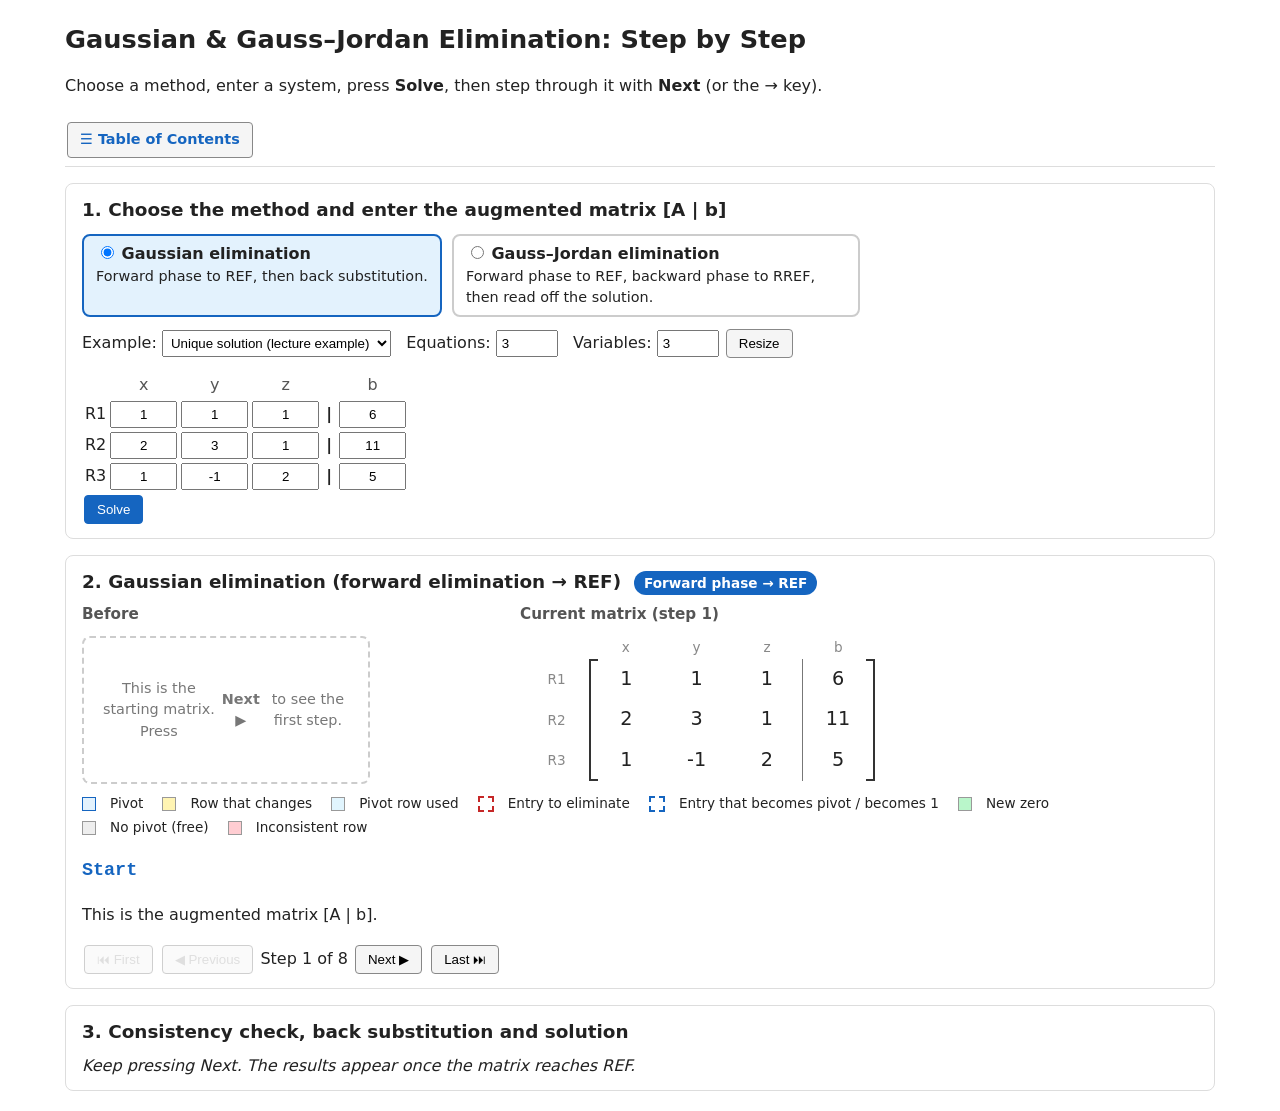
<file: GaussianEliminationV5.html>
<!DOCTYPE html>
<html lang="en">
<head>
<meta charset="UTF-8">
<meta name="viewport" content="width=device-width, initial-scale=1.0">
<title>Gaussian &amp; Gauss–Jordan Elimination: Step by Step</title>
<link rel="stylesheet" href="common.css">
<style>
  /* Method selector */
  .method { display: flex; flex-wrap: wrap; gap: 10px; margin: 10px 0; }
  .method label { border: 2px solid #ccc; border-radius: 8px; padding: 6px 12px; cursor: pointer;
                  max-width: 380px; font-size: 0.9rem; }
  .method label:has(input:checked) { border-color: #1565c0; background: #e3f2fd; }
  .method b { font-size: 1rem; }

  /* Input grid */
  table.grid input { width: 55px; text-align: center; padding: 4px; }
  table.grid th { font-weight: normal; color: #555; }
  table.grid td.bar { font-weight: bold; padding: 0 4px; }

  /* Matrix display */
  table.matrix { border-collapse: collapse; margin: 10px 0; font-size: 1.2rem; }
  table.matrix th { font-weight: normal; color: #888; font-size: 0.85rem; }
  table.matrix td { padding: 6px 14px; text-align: center; min-width: 2.2em; }
  table.matrix td.rlabel { color: #888; font-size: 0.85rem; padding-right: 10px; }
  /* Square brackets [ ]: the vertical strokes are cell borders,
     the short horizontal ticks at the corners are pseudo-elements */
  table.matrix td { position: relative; }
  table.matrix td.first { border-left: 2px solid #333; }
  table.matrix td.last  { border-right: 2px solid #333; }
  table.matrix td.aug   { border-left: 1px solid #777; }      /* augmentation bar | */
  table.matrix td.br-tl::before, table.matrix td.br-bl::after,
  table.matrix td.br-tr::before, table.matrix td.br-br::after {
    content: ""; position: absolute; width: 8px; height: 2px; background: #333; }
  table.matrix td.br-tl::before { top: 0;    left: -1px; }
  table.matrix td.br-bl::after  { bottom: 0; left: -1px; }
  table.matrix td.br-tr::before { top: 0;    right: -1px; }
  table.matrix td.br-br::after  { bottom: 0; right: -1px; }

  /* Column vectors with square brackets [ ] */
  .vecline { display: flex; flex-wrap: wrap; align-items: center; gap: 8px;
             font-size: 1.15rem; margin: 10px 0; font-weight: normal; }
  .vec { display: inline-flex; flex-direction: column; text-align: center; padding: 3px 9px;
         border-left: 2px solid #333; border-right: 2px solid #333;
         background:
           linear-gradient(#333, #333) left top     / 7px 2px no-repeat,
           linear-gradient(#333, #333) left bottom  / 7px 2px no-repeat,
           linear-gradient(#333, #333) right top    / 7px 2px no-repeat,
           linear-gradient(#333, #333) right bottom / 7px 2px no-repeat; }
  .vec span { min-width: 1.6em; padding: 1px 0; }
  .vecline .coef { font-style: italic; }
  table.matrix td.tag   { font-size: 0.8rem; color: #444; text-align: left;
                          padding-left: 10px; white-space: nowrap; min-width: 0; }

  /* Highlights */
  .pivot { display: inline-block; min-width: 1.6em; padding: 2px 4px;
           border: 2px solid #1565c0; border-radius: 50%; background: #e3f2fd;
           font-weight: bold; }
  tr.changed td:not(.rlabel):not(.tag) { background: #fff4b3; }
  tr.target  td:not(.rlabel):not(.tag) { background: #fff4b3; }
  tr.source  td:not(.rlabel):not(.tag) { background: #e1f5fe; }
  tr.bad     td:not(.rlabel):not(.tag) { background: #ffcdd2; }
  td.newzero { background: #b9f6ca !important; font-weight: bold; }
  td.freecol { background: #eeeeee; color: #999; }
  td.outline-elim  { outline: 2px dashed #c62828; outline-offset: -4px; font-weight: bold; }
  td.outline-pivot { outline: 2px dashed #1565c0; outline-offset: -4px; font-weight: bold; }

  /* Before / after layout */
  .views { display: flex; flex-wrap: wrap; gap: 12px 20px; align-items: flex-start; }
  .view h3 { margin: 0; font-size: 0.95rem; color: #555; }
  .arrow { align-self: center; text-align: center; color: #1565c0; min-width: 110px; }
  .arrow .big { font-size: 2.2rem; line-height: 1; }
  .arrow .small { font-family: Consolas, monospace; font-size: 0.95rem; font-weight: bold; }
  .placeholder { width: 260px; min-height: 120px; margin-top: 10px; border: 2px dashed #ccc;
                 border-radius: 8px; color: #777; display: flex; align-items: center;
                 justify-content: center; text-align: center; padding: 12px; font-size: 0.9rem; }
  .calc { font-family: Consolas, monospace; background: #fafafa; border: 1px solid #e5e5e5;
          padding: 6px 10px; border-radius: 6px; font-size: 0.95rem; overflow-x: auto;
          white-space: nowrap; margin: 6px 0; }

  .op { font-family: Consolas, monospace; font-size: 1.15rem; color: #1565c0; font-weight: bold; }
  .stage { display: inline-block; background: #1565c0; color: white; padding: 2px 10px;
           border-radius: 12px; font-size: 0.85rem; }
  .stage.backward { background: #6a1b9a; }
  .stage.stopped  { background: #c62828; }
  p.bad { color: #c62828; }
  .final { font-weight: bold; font-size: 1.1rem; background: #f1f8e9; padding: 8px; border-radius: 6px; }
</style>
</head>
<body>

<h1>Gaussian &amp; Gauss–Jordan Elimination: Step by Step</h1>
<p>Choose a method, enter a system, press <b>Solve</b>, then step through it with <b>Next</b> (or the → key).</p>
<nav><a class="toc" href="index.html">☰ Table of Contents</a></nav>

<!-- ============ INPUT ============ -->
<section>
  <h2>1. Choose the method and enter the augmented matrix [A | b]</h2>
  <div class="method">
    <label><input type="radio" name="method" value="gauss" checked>
      <b>Gaussian elimination</b><br>Forward phase to REF, then back substitution.</label>
    <label><input type="radio" name="method" value="gj">
      <b>Gauss–Jordan elimination</b><br>Forward phase to REF, backward phase to RREF, then read off the solution.</label>
  </div>
  <label>Example:
    <select id="exampleSelect"></select>
  </label>
  &nbsp; Equations: <input type="number" id="rowsInput" min="1" max="6" value="3" style="width:50px">
  &nbsp; Variables: <input type="number" id="colsInput" min="1" max="6" value="3" style="width:50px">
  <button id="resizeBtn">Resize</button>
  <div id="grid" style="margin-top:10px"></div>
  <button class="primary" id="solveBtn">Solve</button>
  <span id="error" class="error"></span>
</section>

<!-- ============ STEP VIEWER ============ -->
<section>
  <h2><span id="sectionTitle">2. Row reduction</span> &nbsp;<span id="stage" class="stage"></span></h2>

  <div class="views">
    <div class="view" id="beforeView"></div>
    <div class="arrow" id="arrowView"></div>
    <div class="view" id="afterView"></div>
  </div>

  <div id="calc"></div>

  <div class="legend">
    <span><span class="swatch" style="background:#e3f2fd;border-color:#1565c0"></span>Pivot</span>
    <span><span class="swatch" style="background:#fff4b3"></span>Row that changes</span>
    <span><span class="swatch" style="background:#e1f5fe"></span>Pivot row used</span>
    <span><span class="swatch" style="border:2px dashed #c62828"></span>Entry to eliminate</span>
    <span><span class="swatch" style="border:2px dashed #1565c0"></span>Entry that becomes pivot / becomes 1</span>
    <span><span class="swatch" style="background:#b9f6ca"></span>New zero</span>
    <span><span class="swatch" style="background:#eeeeee"></span>No pivot (free)</span>
    <span><span class="swatch" style="background:#ffcdd2"></span>Inconsistent row</span>
  </div>
  <p class="op" id="op"></p>
  <p id="why"></p>
  <button id="firstBtn">⏮ First</button>
  <button id="prevBtn">◀ Previous</button>
  <span id="counter"></span>
  <button id="nextBtn">Next ▶</button>
  <button id="lastBtn">Last ⏭</button>
</section>

<!-- ============ RESULTS ============ -->
<section>
  <h2 id="resultsTitle">3. Results</h2>
  <div id="results"></div>
</section>

<script>
/* =====================================================================
   PART A: MATH ENGINE (no display code here)
   ===================================================================== */

// ---------- A1. Exact fractions ----------
function gcd(a, b) { a = Math.abs(a); b = Math.abs(b); while (b) [a, b] = [b, a % b]; return a || 1; }

class Fraction {
  constructor(n, d = 1) {
    if (d === 0) throw new Error("Division by zero");
    if (d < 0) { n = -n; d = -d; }
    const g = gcd(n, d);
    this.n = n / g; this.d = d / g;
    if (this.n === 0) this.n = 0;               // avoid "-0"
  }
  add(o) { return new Fraction(this.n * o.d + o.n * this.d, this.d * o.d); }
  sub(o) { return new Fraction(this.n * o.d - o.n * this.d, this.d * o.d); }
  mul(o) { return new Fraction(this.n * o.n, this.d * o.d); }
  div(o) { return new Fraction(this.n * o.d, this.d * o.n); }
  neg()  { return new Fraction(-this.n, this.d); }
  abs()  { return new Fraction(Math.abs(this.n), this.d); }
  isZero() { return this.n === 0; }
  isOne()  { return this.n === 1 && this.d === 1; }
  toString() { return this.d === 1 ? `${this.n}` : `${this.n}/${this.d}`; }
}

function parseFraction(str) {
  str = String(str).trim();
  if (str === "") return new Fraction(0);
  if (/^-?\d+$/.test(str)) return new Fraction(parseInt(str, 10));
  if (/^-?\d+\s*\/\s*-?\d+$/.test(str)) {
    const [a, b] = str.split("/").map(s => parseInt(s, 10));
    if (b === 0) throw new Error(`"${str}" has a zero denominator`);
    return new Fraction(a, b);
  }
  if (/^-?\d*\.\d+$/.test(str)) {
    const places = str.split(".")[1].length;
    return new Fraction(Math.round(parseFloat(str) * 10 ** places), 10 ** places);
  }
  throw new Error(`"${str}" is not a valid number (use e.g. 3, -2, 3/4, 0.5)`);
}

// ---------- A2. Elementary row operations (each returns a NEW matrix) ----------
function swapRows(M, i, j) {                    // R_i <-> R_j
  const A = M.map(r => r.slice());
  [A[i], A[j]] = [A[j], A[i]];
  return A;
}
function scaleRow(M, i, k) {                    // R_i -> k * R_i   (k != 0)
  if (k.isZero()) throw new Error("Cannot scale a row by 0");
  return M.map((r, idx) => idx === i ? r.map(v => v.mul(k)) : r.slice());
}
function addMultiple(M, i, k, j) {              // R_i -> R_i + k * R_j
  return M.map((r, idx) => idx === i ? r.map((v, c) => v.add(k.mul(M[j][c]))) : r.slice());
}

// ---------- Helpers for writing row operations as text ----------
function coefStr(a) { return a.isOne() ? "" : (a.d === 1 ? `${a}` : `(${a})`); }
function paren(f)   { return f.n < 0 ? `(${f})` : `${f}`; }
function replaceOpStr(i, m, p) {                // the operation R_i -> R_i - m R_p
  return m.n > 0
    ? `R${i + 1} → R${i + 1} − ${coefStr(m)}R${p + 1}`
    : `R${i + 1} → R${i + 1} + ${coefStr(m.abs())}R${p + 1}`;
}
function scaleOpStr(i, k) {                     // the operation R_i -> k R_i
  const c = (k.n === -1 && k.d === 1) ? "−" : (k.d === 1 ? `${k}` : `(${k})`);
  return `R${i + 1} → ${c}R${i + 1}`;
}

// ---------- A3. Forward phase (Gaussian elimination to REF) ----------
// Each step has:
//   kind  : start | info | swap | replace | scale | ref | rref
//   phase : forward | backward
// Only "swap", "replace" and "scale" steps change the matrix.
function forwardEliminate(M, numVars) {
  let A = M.map(r => r.slice());
  const steps = [{ kind: "start", phase: "forward", matrix: A, op: "Start",
                   why: "This is the augmented matrix [A | b].", hl: {} }];
  const record = (kind, op, why, hl = {}) => steps.push({ kind, phase: "forward", matrix: A, op, why, hl });
  const pivots = [];
  let p = 0;                                    // current pivot row

  for (let col = 0; col < numVars && p < A.length; col++) {
    // Find a nonzero entry at or below row p
    let r = p;
    while (r < A.length && A[r][col].isZero()) r++;

    if (r === A.length) {
      record("info", `No pivot in column ${col + 1}`,
        `Every entry in column ${col + 1} from row ${p + 1} down is 0, so this column has no pivot. ` +
        `Its variable will be a FREE variable. Move on to the next column.`,
        { col, fromRow: p });
      continue;
    }

    if (r !== p) {
      A = swapRows(A, p, r);
      record("swap", `R${p + 1} ↔ R${r + 1}`,
        `The pivot position (row ${p + 1}, column ${col + 1}) contains 0, so swap with row ${r + 1}, ` +
        `which has a nonzero entry in this column.`,
        { pivot: [p, col], rows: [p, r] });
    }

    record("info", `Pivot = ${A[p][col]}`,
      `The pivot for column ${col + 1} is the circled entry in row ${p + 1}. ` +
      `Next, create zeros in every position BELOW it.`,
      { pivot: [p, col] });

    for (let i = p + 1; i < A.length; i++) {
      if (A[i][col].isZero()) continue;
      const entry = A[i][col], piv = A[p][col], m = entry.div(piv);
      A = addMultiple(A, i, m.neg(), p);
      record("replace", replaceOpStr(i, m, p),
        `Multiplier = entry ÷ pivot = ${entry} ÷ ${paren(piv)} = ${m}. ` +
        `This makes the entry in row ${i + 1}, column ${col + 1} equal to zero.`,
        { pivot: [p, col], row: i, newZero: [i, col], mult: m.neg() });
    }
    pivots.push([p, col]);
    p++;                                        // "cover up" this row and continue
  }

  record("ref", "REF reached ✔",
    "Every entry below each pivot is zero, and each pivot is to the right of the one above it. " +
    "The matrix is in Row Echelon Form.",
    { pivots: [...pivots] });
  return { steps, pivots, ref: A };
}

// ---------- A4. Backward phase (Gauss–Jordan: REF to RREF) ----------
// Work from the bottom pivot upward: scale the pivot to 1, then clear the entries ABOVE it.
function backwardPhase(A, pivots, numVars, steps) {
  const record = (kind, op, why, hl = {}) => steps.push({ kind, phase: "backward", matrix: A, op, why, hl });

  for (const [pr, pc] of [...pivots].reverse()) {
    const pv = A[pr][pc];
    const hasAbove = A.slice(0, pr).some(row => !row[pc].isZero());

    record("info", `Pivot in row ${pr + 1}, column ${pc + 1}`,
      (pv.isOne() ? `This pivot already equals 1. ` : `First, scale this row so that the pivot becomes 1. `) +
      (hasAbove ? `Then create zeros in every position ABOVE it.`
                : `There are no nonzero entries above it to clear.`),
      { pivot: [pr, pc] });

    if (!pv.isOne()) {
      const k = new Fraction(1).div(pv);
      A = scaleRow(A, pr, k);
      record("scale", scaleOpStr(pr, k),
        `Multiply row ${pr + 1} by 1 ÷ pivot = 1 ÷ ${paren(pv)} = ${k}, so that the pivot becomes 1.`,
        { pivot: [pr, pc], row: pr, mult: k });
    }

    for (let i = pr - 1; i >= 0; i--) {
      if (A[i][pc].isZero()) continue;
      const m = A[i][pc];                       // the pivot is now 1, so multiplier = entry
      A = addMultiple(A, i, m.neg(), pr);
      record("replace", replaceOpStr(i, m, pr),
        `The pivot is 1, so the multiplier is simply the entry above it: ${m}. ` +
        `This makes the entry in row ${i + 1}, column ${pc + 1} equal to zero.`,
        { pivot: [pr, pc], row: i, newZero: [i, pc], mult: m.neg() });
    }
  }

  record("rref", "RREF reached ✔",
    "Every pivot equals 1 and is the only nonzero entry in its column. " +
    "The matrix is in Reduced Row Echelon Form, so the solution can be read off directly.",
    { pivots: [...pivots] });
  return A;
}

// ---------- A5. Consistency check ----------
function checkConsistency(A, numVars) {
  for (let i = 0; i < A.length; i++) {
    const allZero = A[i].slice(0, numVars).every(v => v.isZero());
    if (allZero && !A[i][numVars].isZero()) return { consistent: false, badRow: i };
  }
  return { consistent: true };
}

// ---------- A6. Full row reduction for either method ----------
// method: "gauss" (stop at REF) or "gj" (continue to RREF)
function rowReduce(M, numVars, method) {
  const fe = forwardEliminate(M, numVars);
  const cons = checkConsistency(fe.ref, numVars);
  const refStep = fe.steps[fe.steps.length - 1];
  let final = fe.ref;

  if (method === "gj") {
    if (cons.consistent) {
      refStep.why += " Gaussian elimination would stop here. Gauss–Jordan continues with the BACKWARD phase.";
      final = backwardPhase(fe.ref, fe.pivots, numVars, fe.steps);
    } else {
      refStep.why += ` However, row ${cons.badRow + 1} reads 0 = ${fe.ref[cons.badRow][numVars]}, ` +
                     "so the system is inconsistent. There is no need to continue to RREF.";
    }
  }
  if (!cons.consistent) fe.steps[fe.steps.length - 1].hl.badRow = cons.badRow;
  return { steps: fe.steps, pivots: fe.pivots, final, cons };
}

// ---------- A7. Writing solutions ----------
// Each variable is stored as { c: constant, t: [coefficients of each parameter] }
const PARAMS = ["t", "s", "r", "q", "p", "u"];

function formatLinear(terms) {                  // terms: [{coef: Fraction, name: "x" or ""}]
  let out = "";
  for (const { coef, name } of terms) {
    if (coef.isZero()) continue;
    const a = coef.abs();
    const body = name ? (a.isOne() ? name : (a.d === 1 ? `${a}${name}` : `(${a})${name}`)) : `${a}`;
    if (out === "") out = (coef.n < 0 ? "−" : "") + body;
    else out += (coef.n < 0 ? " − " : " + ") + body;
  }
  return out || "0";
}
function formatValue(val) {
  return formatLinear([{ coef: val.c, name: "" }, ...val.t.map((v, m) => ({ coef: v, name: PARAMS[m] }))]);
}
function freeColumns(pivots, numVars) {
  const pivotCols = pivots.map(([, c]) => c);
  const free = [];
  for (let c = 0; c < numVars; c++) if (!pivotCols.includes(c)) free.push(c);
  return free;
}
function rowEquation(A, r, from, numVars, names) {
  const terms = [];
  for (let j = from; j < numVars; j++) terms.push({ coef: A[r][j], name: names[j] });
  return `${formatLinear(terms)} = ${A[r][numVars]}`;
}
function freeSetup(free, numVars, names) {
  const x = new Array(numVars), lines = [];
  free.forEach((f, k) => {
    x[f] = { c: new Fraction(0), t: free.map((_, m) => new Fraction(m === k ? 1 : 0)) };
    lines.push(`${names[f]} has no pivot, so it is free. Let ${names[f]} = ${PARAMS[k]}.`);
  });
  return { x, lines };
}

// A7a. Gaussian elimination: back substitution from the REF (bottom row first)
function backSubstitute(A, pivots, numVars, names) {
  const free = freeColumns(pivots, numVars);
  const { x, lines } = freeSetup(free, numVars, names);

  for (const [r, pc] of [...pivots].reverse()) {
    const equation = rowEquation(A, r, pc, numVars, names);
    let c = A[r][numVars];
    let t = free.map(() => new Fraction(0));
    for (let j = pc + 1; j < numVars; j++) {           // move known terms to the right side
      const a = A[r][j];
      if (a.isZero()) continue;
      c = c.sub(a.mul(x[j].c));
      t = t.map((v, m) => v.sub(a.mul(x[j].t[m])));
    }
    const piv = A[r][pc];
    x[pc] = { c: c.div(piv), t: t.map(v => v.div(piv)) };
    lines.push(`Row ${r + 1}: &nbsp; ${equation} &nbsp; ⇒ &nbsp; <b>${names[pc]} = ${formatValue(x[pc])}</b>`);
  }
  return { x, free, lines };
}

// A7b. Gauss–Jordan: read the solution directly from the RREF (no back substitution)
function readOffRREF(R, pivots, numVars, names) {
  const free = freeColumns(pivots, numVars);
  const { x, lines } = freeSetup(free, numVars, names);

  for (const [r, pc] of pivots) {                      // top row first: each row has ONE pivot variable
    const equation = rowEquation(R, r, pc, numVars, names);
    x[pc] = { c: R[r][numVars], t: free.map(f => R[r][f].neg()) };
    const note = free.some(f => !R[r][f].isZero()) ? " (move the free-variable terms to the right)" : "";
    lines.push(`Row ${r + 1}: &nbsp; ${equation} &nbsp; ⇒ &nbsp; <b>${names[pc]} = ${formatValue(x[pc])}</b>${note}`);
  }
  return { x, free, lines };
}

/* =====================================================================
   PART B: USER INTERFACE
   ===================================================================== */

const EXAMPLES = [
  { name: "Unique solution (lecture example)", vars: 3,
    rows: [[1, 1, 1, 6], [2, 3, 1, 11], [1, -1, 2, 5]] },
  { name: "Row swap needed", vars: 3,
    rows: [[0, 2, 1, 7], [1, 1, 1, 6], [2, 1, 3, 13]] },
  { name: "Fractions appear", vars: 3,
    rows: [[2, 1, -1, 8], [-3, -1, 2, -11], [-2, 1, 2, -3]] },
  { name: "Infinitely many solutions", vars: 3,
    rows: [[1, 2, -1, 3], [2, 4, 1, 9], [3, 6, 0, 12]] },
  { name: "No solution", vars: 3,
    rows: [[1, 1, 1, 3], [1, 2, 3, 6], [2, 3, 4, 10]] },
  { name: "2 equations, 4 unknowns", vars: 4,
    rows: [[1, 2, 0, 1, 4], [2, 4, 1, 3, 11]] },
];

const $ = id => document.getElementById(id);
let state = null;

function varNames(n) {
  return n <= 4 ? ["x", "y", "z", "w"].slice(0, n) : Array.from({ length: n }, (_, i) => `x${i + 1}`);
}
function currentMethod() {
  return document.querySelector('input[name="method"]:checked').value;   // "gauss" or "gj"
}

// ---------- B1. Input grid ----------
function buildGrid(m, n, data) {
  const names = varNames(n);
  let h = '<table class="grid"><tr><td></td>' + names.map(v => `<th>${v}</th>`).join("") +
          '<td></td><th>b</th></tr>';
  for (let i = 0; i < m; i++) {
    h += `<tr><td>R${i + 1}</td>`;
    for (let j = 0; j <= n; j++) {
      if (j === n) h += '<td class="bar">|</td>';
      const val = (data && data[i] && data[i][j] !== undefined) ? data[i][j] : 0;
      h += `<td><input id="cell-${i}-${j}" value="${val}"></td>`;
    }
    h += "</tr>";
  }
  $("grid").innerHTML = h + "</table>";
}

function readRawGrid() {                         // current text in the boxes (used when resizing)
  const raw = [];
  document.querySelectorAll("#grid tr").forEach((tr, i) => {
    if (i === 0) return;
    raw.push([...tr.querySelectorAll("input")].map(inp => inp.value));
  });
  return raw;
}

function readGrid() {
  const m = +$("rowsInput").value, n = +$("colsInput").value;
  const M = [];
  try {
    for (let i = 0; i < m; i++) {
      M.push([]);
      for (let j = 0; j <= n; j++) M[i].push(parseFraction($(`cell-${i}-${j}`).value));
    }
  } catch (e) { $("error").textContent = e.message; return null; }
  $("error").textContent = "";
  return { M, numVars: n };
}

function resizeGrid() {
  const m = Math.min(6, Math.max(1, +$("rowsInput").value || 1));
  const n = Math.min(6, Math.max(1, +$("colsInput").value || 1));
  $("rowsInput").value = m; $("colsInput").value = n;
  const old = readRawGrid();
  const oldN = old.length ? old[0].length - 1 : 0;
  // keep coefficients where possible and keep b in the last column
  const data = Array.from({ length: m }, (_, i) =>
    Array.from({ length: n + 1 }, (_, j) => {
      if (!old[i]) return 0;
      if (j === n) return old[i][oldN];
      return j < oldN ? old[i][j] : 0;
    }));
  buildGrid(m, n, data);
}

function loadExample(k) {
  const ex = EXAMPLES[k];
  $("rowsInput").value = ex.rows.length;
  $("colsInput").value = ex.vars;
  buildGrid(ex.rows.length, ex.vars, ex.rows);
  solve();
}

// ---------- B2. Matrix rendering ----------
// hl   : highlights stored in the step (pivot, changed row, new zero, ...)
// opts : extra options used only for the "Before" matrix
//        rowClass {i: "target"|"source"}, rowTag {i: "text"}, outline {pos: [i, j], cls}
function renderMatrix(A, numVars, hl, opts = {}) {
  const names = varNames(numVars);
  const rowClass = opts.rowClass || {};
  const rowTag = opts.rowTag || null;

  let h = '<table class="matrix"><tr><td></td>' + names.map(v => `<th>${v}</th>`).join("") +
          "<th>b</th>" + (rowTag ? "<th></th>" : "") + "</tr>";

  A.forEach((row, i) => {
    const trCls = [];
    if (hl.row === i || (hl.rows && hl.rows.includes(i))) trCls.push("changed");
    if (hl.badRow === i) trCls.push("bad");
    if (rowClass[i]) trCls.push(rowClass[i]);
    h += `<tr class="${trCls.join(" ")}"><td class="rlabel">R${i + 1}</td>`;

    row.forEach((v, j) => {
      const cls = [];
      if (j === 0) cls.push("first");
      if (j === numVars) cls.push("aug", "last");
      if (i === 0 && j === 0) cls.push("br-tl");                       // bracket corners
      if (i === A.length - 1 && j === 0) cls.push("br-bl");
      if (i === 0 && j === numVars) cls.push("br-tr");
      if (i === A.length - 1 && j === numVars) cls.push("br-br");
      if (hl.newZero && hl.newZero[0] === i && hl.newZero[1] === j) cls.push("newzero");
      if (hl.col === j && i >= hl.fromRow) cls.push("freecol");
      if (opts.outline && opts.outline.pos[0] === i && opts.outline.pos[1] === j) cls.push(opts.outline.cls);
      const isPivot = (hl.pivot && hl.pivot[0] === i && hl.pivot[1] === j) ||
                      (hl.pivots && hl.pivots.some(([r, c]) => r === i && c === j));
      h += `<td class="${cls.join(" ")}">${isPivot ? `<span class="pivot">${v}</span>` : v}</td>`;
    });

    if (rowTag) h += `<td class="tag">${rowTag[i] || ""}</td>`;
    h += "</tr>";
  });
  return h + "</table>";
}

// ---------- B2b. Highlights for the "Before" matrix ----------
function beforeOptions(step) {
  const hl = step.hl;
  if (step.kind === "swap") {
    const [a, b] = hl.rows, col = hl.pivot[1];
    return {
      hl: {},
      rowClass: { [a]: "target", [b]: "target" },
      rowTag: { [a]: `↕ moves to row ${b + 1}`, [b]: `↕ moves to row ${a + 1}` },
      outline: { pos: [b, col], cls: "outline-pivot" },   // this entry becomes the pivot
    };
  }
  if (step.kind === "replace") {
    const [p, col] = hl.pivot, i = hl.row;
    return {
      hl: { pivot: hl.pivot },
      rowClass: { [p]: "source", [i]: "target" },
      rowTag: { [p]: "← pivot row (used, not changed)", [i]: "← will change" },
      outline: { pos: [i, col], cls: "outline-elim" },    // this entry becomes 0
    };
  }
  if (step.kind === "scale") {
    const [p, col] = hl.pivot;
    return {
      hl: {},
      rowClass: { [p]: "target" },
      rowTag: { [p]: `← will be multiplied by ${hl.mult}` },
      outline: { pos: [p, col], cls: "outline-pivot" },   // this pivot becomes 1
    };
  }
  return null;
}

// ---------- B2c. Row arithmetic line ----------
function rowStr(r, n) { return `[ ${r.slice(0, n).join("  ")} | ${r[n]} ]`; }

function calcHTML(step, prevMatrix, n) {
  if (step.kind === "replace") {
    const i = step.hl.row, p = step.hl.pivot[0], k = step.hl.mult;
    return `<div class="calc">R${i + 1} + ${paren(k)} × R${p + 1} = ` +
           `${rowStr(prevMatrix[i], n)} + ${paren(k)} × ${rowStr(prevMatrix[p], n)} = ` +
           `<b>${rowStr(step.matrix[i], n)}</b></div>`;
  }
  if (step.kind === "scale") {
    const i = step.hl.row, k = step.hl.mult;
    return `<div class="calc">${paren(k)} × R${i + 1} = ${paren(k)} × ${rowStr(prevMatrix[i], n)} = ` +
           `<b>${rowStr(step.matrix[i], n)}</b></div>`;
  }
  if (step.kind === "swap") {
    const [a, b] = step.hl.rows;
    return `<div class="calc">Rows ${a + 1} and ${b + 1} exchange places. No entries change value.</div>`;
  }
  return "";
}

// ---------- B3. Solve and display ----------
function solve() {
  const input = readGrid();
  if (!input) return;
  const { M, numVars } = input;
  const method = currentMethod();
  const names = varNames(numVars);
  const rr = rowReduce(M, numVars, method);
  let answer = null;
  if (rr.cons.consistent) {
    answer = method === "gj" ? readOffRREF(rr.final, rr.pivots, numVars, names)
                             : backSubstitute(rr.final, rr.pivots, numVars, names);
  }
  state = { steps: rr.steps, idx: 0, numVars, names, final: rr.final, cons: rr.cons, method, answer };
  $("sectionTitle").textContent = method === "gj"
    ? "2. Gauss–Jordan elimination (forward phase → REF, then backward phase → RREF)"
    : "2. Gaussian elimination (forward elimination → REF)";
  $("resultsTitle").textContent = method === "gj"
    ? "3. Consistency check and reading off the solution"
    : "3. Consistency check, back substitution and solution";
  show();
}

const PLACEHOLDER = {
  start: "This is the starting matrix.<br>Press <b>Next ▶</b> to see the first step.",
  info:  "No row operation in this step,<br>so the matrix has not changed.<br>Read the explanation below.",
  ref:   "End of the forward phase.<br>No row operation in this step.",
  rref:  "No further row operations<br>are needed.",
};

function stageText(s, last) {
  if (last) {
    if (!state.cons.consistent) return "Stopped: inconsistent";
    return state.method === "gj" ? "RREF reached" : "REF reached";
  }
  return s.phase === "backward" ? "Backward phase → RREF" : "Forward phase → REF";
}

function show() {
  if (!state) return;
  const s = state.steps[state.idx];
  const n = state.numVars;
  const last = state.idx === state.steps.length - 1;
  const changes = s.kind === "swap" || s.kind === "replace" || s.kind === "scale";

  // Before panel + arrow
  if (changes) {
    const prev = state.steps[state.idx - 1];
    const o = beforeOptions(s);
    $("beforeView").innerHTML = `<h3>Before (step ${state.idx})</h3>` + renderMatrix(prev.matrix, n, o.hl, o);
    $("arrowView").innerHTML = `<div class="small">${s.op}</div><div class="big">⟹</div>`;
    $("calc").innerHTML = calcHTML(s, prev.matrix, n);
  } else {
    $("beforeView").innerHTML = `<h3>Before</h3><div class="placeholder">${PLACEHOLDER[s.kind]}</div>`;
    $("arrowView").innerHTML = "";
    $("calc").innerHTML = "";
  }

  // After / current panel
  $("afterView").innerHTML = `<h3>${changes ? "After" : "Current matrix"} (step ${state.idx + 1})</h3>` +
                             renderMatrix(s.matrix, n, s.hl);

  $("op").textContent = s.op;
  $("why").textContent = s.why;
  $("counter").textContent = `Step ${state.idx + 1} of ${state.steps.length}`;
  const st = $("stage");
  st.textContent = stageText(s, last);
  st.className = "stage" + (s.phase === "backward" ? " backward" : "") +
                 (last && !state.cons.consistent ? " stopped" : "");
  $("firstBtn").disabled = $("prevBtn").disabled = state.idx === 0;
  $("nextBtn").disabled = $("lastBtn").disabled = last;
  $("results").innerHTML = last ? resultsHTML()
    : `<em>Keep pressing Next. The results appear once the matrix reaches ${state.method === "gj" ? "RREF" : "REF"}.</em>`;
}

// ---------- B3b. Column vectors in square brackets ----------
function vecHTML(entries) {
  return '<span class="vec">' +
         entries.map(e => `<span>${String(e).replace("-", "−")}</span>`).join("") + "</span>";
}

function opCounts() {
  const c = { forward: 0, backward: 0 };
  state.steps.forEach(s => { if (["swap", "replace", "scale"].includes(s.kind)) c[s.phase]++; });
  return c;
}

function resultsHTML() {
  const { cons, answer, names, numVars, final, method } = state;
  let h = "<h3>Consistency check</h3>";
  if (!cons.consistent) {
    h += `<p class="bad">✘ Row ${cons.badRow + 1} reads 0 = ${final[cons.badRow][numVars]}, which is impossible.</p>`;
    h += `<p class="final">No solution: the system is inconsistent.</p>`;
  } else {
    h += `<p class="good">✔ No row has the form [0 … 0 | c] with c ≠ 0, so the system is consistent.</p>`;
    h += method === "gj"
      ? "<h3>Read the solution directly from the RREF (no back substitution needed)</h3>"
      : "<h3>Back substitution (start from the bottom pivot row)</h3>";
    h += "<ol>" + answer.lines.map(l => `<li>${l}</li>`).join("") + "</ol>";

    const xVec = vecHTML(names);                         // [x; y; z]
    if (answer.free.length === 0) {
      h += `<div class="final">Unique solution:<div class="vecline">${xVec} = ${vecHTML(answer.x.map(v => v.c))}</div></div>`;
    } else {
      // Vector (parametric) form:  x = p + t v1 + s v2 + ...
      const ps = answer.free.map((_, k) => PARAMS[k]);
      const parts = [];
      const p = answer.x.map(v => v.c);
      if (p.some(c => !c.isZero())) parts.push(vecHTML(p));              // omit p if it is the zero vector
      ps.forEach((name, m) => parts.push(`<span class="coef">${name}</span>${vecHTML(answer.x.map(v => v.t[m]))}`));
      h += `<div class="final">Infinitely many solutions (${ps.length} free variable${ps.length > 1 ? "s" : ""}), in vector form:` +
           `<div class="vecline">${xVec} = ${parts.join(" + ")}</div>` +
           `where ${ps.join(", ")} ${ps.length > 1 ? "are any real numbers" : "is any real number"}.</div>`;
    }
  }

  const c = opCounts();
  h += "<h3>Row operations used</h3><p>";
  h += `Forward phase: <b>${c.forward}</b>`;
  if (method === "gj") h += ` &nbsp;|&nbsp; Backward phase: <b>${c.backward}</b> &nbsp;|&nbsp; Total: <b>${c.forward + c.backward}</b>`;
  h += "</p>";
  if (method === "gauss" && cons.consistent)
    h += "<p class='hint'>Tip: switch the method to <b>Gauss–Jordan</b> to continue this matrix to RREF and compare.</p>";
  return h;
}

// ---------- B4. Wire up the controls ----------
EXAMPLES.forEach((ex, k) => $("exampleSelect").add(new Option(ex.name, k)));
$("exampleSelect").onchange = e => loadExample(+e.target.value);
document.querySelectorAll('input[name="method"]').forEach(r => r.onchange = solve);
$("resizeBtn").onclick = resizeGrid;
$("solveBtn").onclick = solve;
$("firstBtn").onclick = () => { state.idx = 0; show(); };
$("prevBtn").onclick  = () => { state.idx--; show(); };
$("nextBtn").onclick  = () => { state.idx++; show(); };
$("lastBtn").onclick  = () => { state.idx = state.steps.length - 1; show(); };
document.addEventListener("keydown", e => {
  if (!state || e.target.tagName === "INPUT") return;
  if (e.key === "ArrowRight" && state.idx < state.steps.length - 1) { state.idx++; show(); }
  if (e.key === "ArrowLeft" && state.idx > 0) { state.idx--; show(); }
});

loadExample(0);                                   // start with the lecture example

</script>
</body>
</html>
</file>
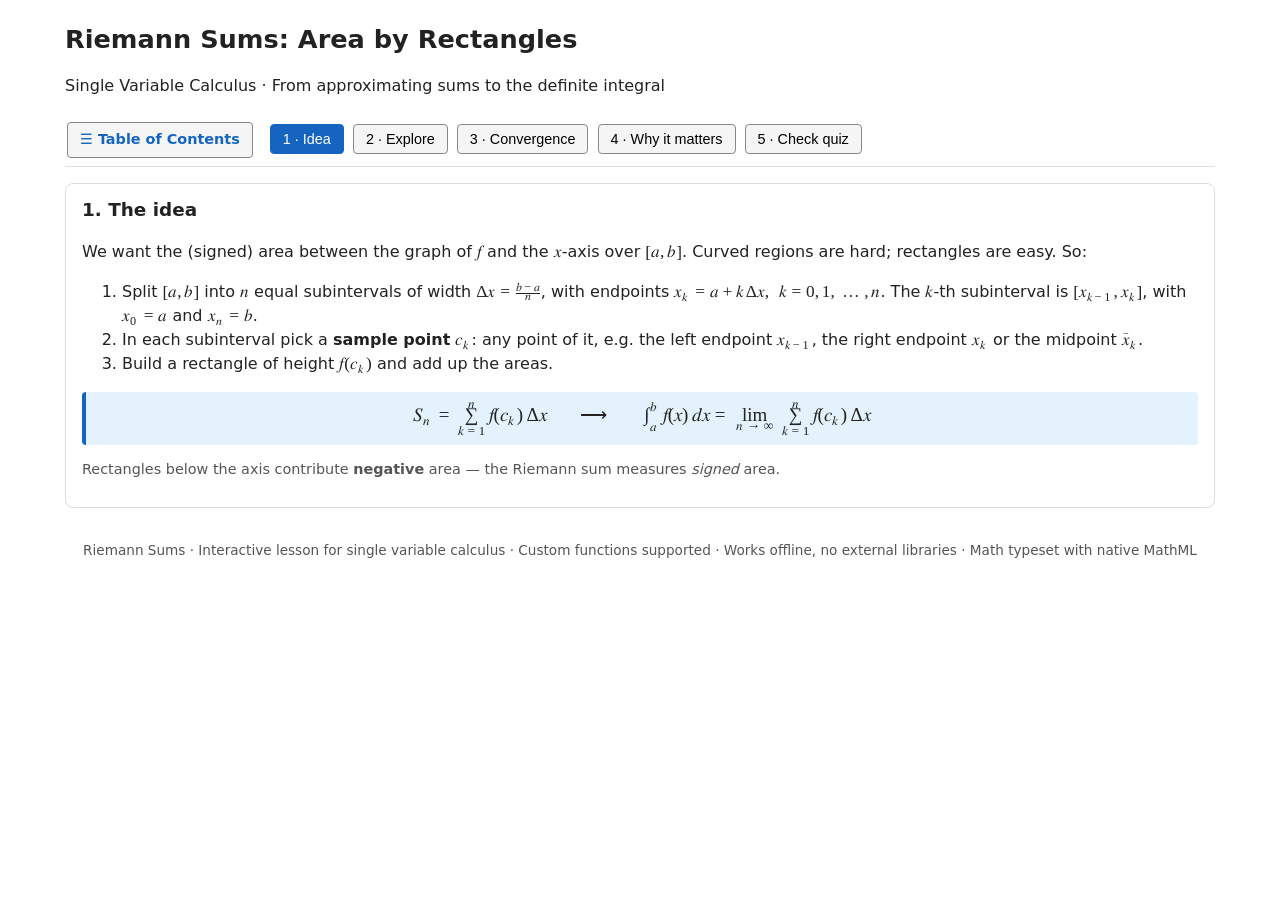
<file: RiemannSumV4.html>
<!DOCTYPE html>
<html lang="en">
<head>
<meta charset="UTF-8">
<meta name="viewport" content="width=device-width, initial-scale=1">
<title>Riemann Sums – Interactive Lesson</title>
<link rel="stylesheet" href="common.css">
<style>
  /* tab panels */
  section { display: none; }
  section.active { display: block; }
  .grid2 { display: grid; grid-template-columns: 1fr 300px; gap: 16px; }
  @media (max-width: 860px) { .grid2 { grid-template-columns: 1fr; } }
  canvas { width: 100%; display: block; border: 1px solid var(--border); border-radius: 6px; background: #fff; }
  #plot { height: 420px; cursor: crosshair; touch-action: pan-y; }
  /* Explore layout: the graph + results stay pinned while the controls scroll (sticky is switched off by
     layoutVars() in the script if the pinned block would not fit the screen) */
  :root { --navh: 50px; }
  .plotcol { background: #fff; min-width: 0; }
  @media (min-width: 861px) and (min-height: 600px) {
    .plotcol { position: sticky; top: calc(var(--navh) + 8px); align-self: start; z-index: 2; }
    #plot { height: clamp(260px, calc(100vh - var(--navh) - 210px), 420px);
            height: clamp(260px, calc(100svh - var(--navh) - 210px), 420px); }
  }
  @media (max-width: 860px) {
    #plot { height: clamp(220px, 45vh, 340px); height: clamp(220px, 45svh, 340px); }
  }
  @media (min-width: 600px) and (max-width: 860px) and (min-height: 800px) {
    .plotcol { position: sticky; top: var(--navh); z-index: 2; padding-bottom: 8px;
               border-bottom: 1px solid var(--border); box-shadow: 0 8px 8px -8px rgba(0,0,0,.25); }
    #plot { height: 35vh; height: 35svh; }
  }
  .plotcol.nosticky { position: static; box-shadow: none; border-bottom: 0; }
  .readbar { display: flex; flex-wrap: wrap; gap: 4px 18px; margin-top: 6px; padding: 6px 10px; font-size: 0.85rem;
             background: var(--soft); border: 1px solid var(--border); border-radius: 6px; }
  .readbar > div { display: flex; flex-direction: column; }
  .readbar .lbl { color: var(--muted); font-size: 0.8rem; }
  .readbar .val { font-family: ui-monospace, Consolas, monospace; }
  #warn:empty, #dwarn:empty { display: none; }
  .legend .hint { white-space: normal; }
  .plotwrap { position: relative; }
  .zoombar { position: absolute; top: 6px; right: 6px; display: flex; gap: 4px; }
  .zoombar button { min-width: 28px; height: 26px; padding: 0 6px; font-size: 0.9rem; line-height: 1; opacity: 0.9; }
  #conv { height: 280px; }
  .ctl { margin-bottom: 10px; }
  .ctl label { display: block; font-size: 0.85rem; color: var(--muted); margin-bottom: 2px; }
  .ctl input[type=number] { width: 80px; }
  .ctl input[type=range] { width: 100%; }
  .methods label { display: block; font-size: 0.92rem; color: var(--ink); cursor: pointer; }
  .big { font-size: 1.15rem; font-weight: bold; color: var(--accent); }
  #sigma { background: var(--soft); border: 1px dashed var(--border); border-radius: 6px;
           padding: 8px 10px; overflow-x: auto; white-space: nowrap; }
  #sigma div { margin: 4px 0; }
  #sigma .res { color: var(--accent); }
  #tip { position: fixed; pointer-events: none; background: #222; color: #fff; font-size: 0.8rem;
         padding: 5px 8px; border-radius: 4px; display: none; z-index: 20; line-height: 1.35; }
  .formula { background: var(--accent-soft); border-left: 4px solid var(--accent); padding: 10px 12px;
             border-radius: 4px; margin: 8px 0; font-size: 1.1rem; text-align: center; overflow-x: auto; }
  .apps { display: grid; grid-template-columns: repeat(auto-fit, minmax(220px, 1fr)); gap: 10px; }
  .apps div { background: var(--soft); border: 1px solid var(--border); border-radius: 6px; padding: 8px 10px; font-size: 0.92rem; }
  .q { border: 1px solid var(--border); border-radius: 6px; padding: 10px 12px; margin-bottom: 10px; }
  .q p.stem { margin: 0 0 6px; font-weight: 600; }
  .q label { display: block; padding: 4px 6px; border-radius: 4px; cursor: pointer; }
  .q label:hover { background: var(--soft); }
  .q label.right { background: #e8f5e9; }
  .q label.wrong { background: #ffebee; }
  .fb { margin-top: 6px; font-size: 0.9rem; display: none; }
  #score { font-size: 1.1rem; font-weight: bold; }
  .task { background: var(--highlight); padding: 6px 10px; border-radius: 4px; font-size: 0.92rem; margin: 6px 0; }
  .explain { margin-top: 6px; }
  .explain summary { cursor: pointer; color: var(--accent); font-weight: 600; font-size: 0.88rem; }
  .explain[open] { background: #fff; border: 1px solid var(--border); border-radius: 4px; padding: 6px 10px; }
  .explain p { margin: 6px 0; }
  table.mini { border-collapse: collapse; margin: 4px 0; font-size: 0.88rem; }
  table.mini th, table.mini td { border: 1px solid var(--border); padding: 3px 10px; text-align: center; }
  .custom { margin-top: 8px; padding: 8px; border: 1px solid var(--border); border-radius: 6px; background: var(--soft); }
  .custom[hidden] { display: none; }
  .custom .row { display: flex; gap: 6px; }
  #cexpr { flex: 1; min-width: 0; font-family: ui-monospace, Consolas, monospace; font-size: 0.95rem; padding: 4px 6px; }
  .cprev { min-height: 1.8em; margin: 6px 0; overflow-x: auto; }
  .cprev.error { font-size: 0.85rem; }
  .chips { font-size: 0.8rem; color: var(--muted); }
  .chips button { font-size: 0.75rem; padding: 1px 6px; margin: 2px 1px; font-family: ui-monospace, Consolas, monospace; }
  .chelp { font-size: 0.82rem; margin-top: 6px; }
  .chelp summary { cursor: pointer; color: var(--accent); }
  .chelp code { background: #fff; border: 1px solid var(--border); border-radius: 3px; padding: 0 3px; }
  .problem { font-size: 1.02rem; padding: 8px 12px; background: var(--soft); border: 1px solid var(--border); border-radius: 6px; }
  .key { border-left: 5px solid var(--good); background: #f1f8e9; padding: 10px 14px; border-radius: 6px; margin: 10px 0; }
  table.data { border-collapse: collapse; margin: 8px 0; }
  table.data th, table.data td { border: 1px solid var(--border); padding: 4px 12px; text-align: center; }
  table.data th { background: #f5f5f5; font-weight: normal; color: var(--muted); }
  ol.tight li { margin: 6px 0; }
</style>
</head>
<body>

<header>
  <h1>Riemann Sums: Area by Rectangles</h1>
  <p>Single Variable Calculus · From approximating sums to the definite integral</p>
</header>
<nav>
  <a class="toc" href="index.html">☰ Table of Contents</a>
  <button class="active" data-t="idea">1 · Idea</button>
  <button data-t="explore">2 · Explore</button>
  <button data-t="converge">3 · Convergence</button>
  <button data-t="apps">4 · Why it matters</button>
  <button data-t="quiz">5 · Check quiz</button>
</nav>
<main>

<section id="idea" class="active">
  <h2>1. The idea</h2>
  <p>We want the (signed) area between the graph of <math><mi>f</mi></math> and the <math><mi>x</mi></math>-axis over
     <math><mo>[</mo><mi>a</mi><mo>,</mo><mi>b</mi><mo>]</mo></math>.
     Curved regions are hard; rectangles are easy. So:</p>
  <ol>
    <li>Split <math><mo>[</mo><mi>a</mi><mo>,</mo><mi>b</mi><mo>]</mo></math> into <math><mi>n</mi></math> equal subintervals of width
        <math><mi mathvariant="normal">Δ</mi><mi>x</mi><mo>=</mo><mfrac><mrow><mi>b</mi><mo>−</mo><mi>a</mi></mrow><mi>n</mi></mfrac></math>,
        with endpoints
        <math><msub><mi>x</mi><mi>k</mi></msub><mo>=</mo><mi>a</mi><mo>+</mo><mi>k</mi><mspace width="0.1em"/><mi mathvariant="normal">Δ</mi><mi>x</mi><mo>,</mo><mspace width="0.4em"/><mi>k</mi><mo>=</mo><mn>0</mn><mo>,</mo><mn>1</mn><mo>,</mo><mo>…</mo><mo>,</mo><mi>n</mi></math>.
        The <math><mi>k</mi></math>-th subinterval is <math><mo>[</mo><msub><mi>x</mi><mrow><mi>k</mi><mo>−</mo><mn>1</mn></mrow></msub><mo>,</mo><msub><mi>x</mi><mi>k</mi></msub><mo>]</mo></math>, with <math><msub><mi>x</mi><mn>0</mn></msub><mo>=</mo><mi>a</mi></math> and <math><msub><mi>x</mi><mi>n</mi></msub><mo>=</mo><mi>b</mi></math>.</li>
    <li>In each subinterval pick a <b>sample point</b> <math><msub><mi>c</mi><mi>k</mi></msub></math>: any point of it, e.g. the left endpoint <math><msub><mi>x</mi><mrow><mi>k</mi><mo>−</mo><mn>1</mn></mrow></msub></math>, the right endpoint <math><msub><mi>x</mi><mi>k</mi></msub></math> or the midpoint <math><msub><mover><mi>x</mi><mo>‾</mo></mover><mi>k</mi></msub></math>.</li>
    <li>Build a rectangle of height <math><mi>f</mi><mo stretchy="false">(</mo><msub><mi>c</mi><mi>k</mi></msub><mo stretchy="false">)</mo></math> and add up the areas.</li>
  </ol>
  <div class="formula">
    <math displaystyle="true">
      <msub><mi>S</mi><mi>n</mi></msub><mo>=</mo>
      <munderover><mo>∑</mo><mrow><mi>k</mi><mo>=</mo><mn>1</mn></mrow><mi>n</mi></munderover>
      <mi>f</mi><mo stretchy="false">(</mo><msub><mi>c</mi><mi>k</mi></msub><mo stretchy="false">)</mo><mspace width="0.17em"/><mi mathvariant="normal">Δ</mi><mi>x</mi>
      <mspace width="1.5em"/><mo>⟶</mo><mspace width="1.5em"/>
      <msubsup><mo>∫</mo><mi>a</mi><mi>b</mi></msubsup><mi>f</mi><mo stretchy="false">(</mo><mi>x</mi><mo stretchy="false">)</mo><mspace width="0.17em"/><mi>d</mi><mi>x</mi>
      <mo>=</mo>
      <munder><mo movablelimits="false">lim</mo><mrow><mi>n</mi><mo>→</mo><mi>∞</mi></mrow></munder>
      <munderover><mo>∑</mo><mrow><mi>k</mi><mo>=</mo><mn>1</mn></mrow><mi>n</mi></munderover>
      <mi>f</mi><mo stretchy="false">(</mo><msub><mi>c</mi><mi>k</mi></msub><mo stretchy="false">)</mo><mspace width="0.17em"/><mi mathvariant="normal">Δ</mi><mi>x</mi>
    </math>
  </div>
  <p class="hint">Rectangles below the axis contribute <b>negative</b> area — the Riemann sum measures <i>signed</i> area.</p>
</section>

<section id="explore">
  <h2>2. Explore</h2>
  <div class="grid2">
    <div class="plotcol" id="plotcol">
      <div class="plotwrap">
        <canvas id="plot"></canvas>
        <div class="zoombar">
          <button id="zin" title="Zoom in">+</button>
          <button id="zout" title="Zoom out">−</button>
          <button id="zreset" title="Reset view (or double-click the graph)">Reset</button>
        </div>
      </div>
      <div class="legend" style="margin-top:6px">
        <span><i class="swatch" style="background:rgba(21,101,192,.35)"></i>positive contribution</span>
        <span><i class="swatch" style="background:rgba(198,40,40,.35)"></i>negative contribution</span>
        <span><i class="swatch" style="background:#6a1b9a;border-radius:50%"></i>sample point <math><msub><mi>c</mi><mi>k</mi></msub></math></span>
        <span class="hint">Hover or tap a rectangle for its details. Zoom: Ctrl + scroll (add Shift: x only, Alt: y only) or pinch with two fingers. Pan: drag, or two fingers on touch. Double-click / double-tap to reset.</span>
      </div>
      <div class="readbar">
        <div><span class="lbl"><math><mi mathvariant="normal">Δ</mi><mi>x</mi></math></span><span id="rdx" class="val"></span></div>
        <div><span class="lbl">Numerical integration value <math><msub><mi>S</mi><mi>n</mi></msub></math></span><span id="rs" class="val big"></span></div>
        <div><span class="lbl" id="lex">Exact <math><msubsup><mo>∫</mo><mi>a</mi><mi>b</mi></msubsup><mi>f</mi><mo stretchy="false">(</mo><mi>x</mi><mo stretchy="false">)</mo><mspace width="0.17em"/><mi>d</mi><mi>x</mi></math></span><span id="rex" class="val"></span></div>
        <div><span class="lbl" id="lerr">Error <math><msub><mi>S</mi><mi>n</mi></msub><mo>−</mo><mtext>exact</mtext></math></span><span id="rerr" class="val"></span></div>
        <div><span class="lbl">Relative error</span><span id="rrel" class="val"></span></div>
      </div>
      <p id="dwarn" style="font-size:.85rem;color:var(--bad);margin:6px 0 0"></p>
    </div>
    <div>
      <div class="ctl">
        <label>Function</label>
        <select id="fn" style="width:100%"></select>
        <div id="custombox" class="custom" hidden>
          <label for="cexpr">Type <math><mi>f</mi><mo stretchy="false">(</mo><mi>x</mi><mo stretchy="false">)</mo></math>, then press Enter or Plot</label>
          <div class="row"><input id="cexpr" type="text" value="e^(-x^2)" spellcheck="false" autocomplete="off"><button id="capply" class="primary">Plot</button></div>
          <div id="cprev" class="cprev"></div>
          <div class="chips">Examples:
            <button data-e="e^(-x^2)">e^(-x^2)</button><button data-e="x sin(x)">x sin(x)</button><button data-e="1/(1+x^2)">1/(1+x^2)</button>
            <button data-e="sqrt(1+x^3)">sqrt(1+x^3)</button><button data-e="|x-1|">|x-1|</button><button data-e="sin(5x)">sin(5x)</button><button data-e="ln(x)">ln(x)</button>
          </div>
          <details class="chelp"><summary>What can I type?</summary>
            <p>Operations <code>+ - * / ^</code> and brackets. Multiplication can be implied: <code>2x</code>, <code>3sin(x)</code>, <code>(x+1)(x-1)</code>.</p>
            <p>Functions (always with brackets): <code>sin cos tan sec csc cot asin acos atan sinh cosh tanh exp sqrt cbrt abs</code>,
               <code>ln</code> (natural log), <code>log</code> (base 10). <code>|x|</code> also works. Constants <code>pi</code> and <code>e</code>.</p>
            <p>For a custom function the exact value is replaced by a high-accuracy <b>numerical reference</b>. For <code>e^(-x^2)</code> no antiderivative formula exists at all, which is exactly when numerical sums are essential.</p>
          </details>
        </div>
      </div>
      <div class="ctl" style="display:flex;gap:10px">
        <div><label><math><mi>a</mi></math></label><input type="number" id="a" step="0.5"></div>
        <div><label><math><mi>b</mi></math></label><input type="number" id="b" step="0.5"></div>
      </div>
      <p id="warn" class="error" style="font-size:.85rem;margin:-4px 0 10px"></p>
      <div class="ctl">
        <label>Number of subintervals <math><mi>n</mi><mo>=</mo></math> <b id="nval">4</b></label>
        <input type="range" id="n" min="1" max="100" value="4">
        <div>
          <button id="nminus">−1</button><button id="nplus">+1</button>
          <button id="ndouble">×2</button><button id="anim" class="primary">▶ Animate</button>
        </div>
      </div>
      <div class="ctl methods">
        <label style="color:var(--muted);font-size:.85rem">Sample point rule</label>
        <label><input type="radio" name="m" value="L" checked> Left endpoint (<math><msub><mi>L</mi><mi>n</mi></msub></math>)</label>
        <label><input type="radio" name="m" value="R"> Right endpoint (<math><msub><mi>R</mi><mi>n</mi></msub></math>)</label>
        <label><input type="radio" name="m" value="M"> Midpoint (<math><msub><mi>M</mi><mi>n</mi></msub></math>)</label>
        <label><input type="radio" name="m" value="rand"> Random point <button id="reroll" style="font-size:.75rem;padding:1px 6px">re-roll</button></label>
        <label><input type="radio" name="m" value="T"> Trapezoid (<math><msub><mi>T</mi><mi>n</mi></msub></math>)</label>
      </div>
    </div>
  </div>
  <h3>Sum written out</h3>
  <div id="sigma"></div>
  <h3>Try these <button id="toggleEx" style="font-size:.8rem;margin-left:8px">Show all explanations</button></h3>
  <p class="hint">Try each one in the explorer first, then open the explanation to check your reasoning.</p>
  <div class="task">① <math><mi>f</mi><mo stretchy="false">(</mo><mi>x</mi><mo stretchy="false">)</mo><mo>=</mo><msup><mi>x</mi><mn>2</mn></msup></math> on
    <math><mo>[</mo><mn>0</mn><mo>,</mo><mn>2</mn><mo>]</mo></math>: compare
    <math><msub><mi>L</mi><mn>4</mn></msub></math> and <math><msub><mi>R</mi><mn>4</mn></msub></math>.
    Which overestimates? Why does it depend on <math><mi>f</mi></math> being increasing?
    <details class="explain"><summary>Show explanation</summary>
      <p>With <math><mi mathvariant="normal">Δ</mi><mi>x</mi><mo>=</mo><mn>0.5</mn></math>:
        <math><msub><mi>L</mi><mn>4</mn></msub><mo>=</mo><mn>0.5</mn><mo>·</mo><mo stretchy="false">(</mo><mn>0</mn><mo>+</mo><mn>0.25</mn><mo>+</mo><mn>1</mn><mo>+</mo><mn>2.25</mn><mo stretchy="false">)</mo><mo>=</mo><mn>1.75</mn></math> and
        <math><msub><mi>R</mi><mn>4</mn></msub><mo>=</mo><mn>0.5</mn><mo>·</mo><mo stretchy="false">(</mo><mn>0.25</mn><mo>+</mo><mn>1</mn><mo>+</mo><mn>2.25</mn><mo>+</mo><mn>4</mn><mo stretchy="false">)</mo><mo>=</mo><mn>3.75</mn></math>,
        while the exact area is <math><mfrac><mn>8</mn><mn>3</mn></mfrac><mo>≈</mo><mn>2.667</mn></math>.
        So <math><msub><mi>L</mi><mn>4</mn></msub></math> underestimates and <math><msub><mi>R</mi><mn>4</mn></msub></math> overestimates.</p>
      <p>Because <math><mi>f</mi></math> is increasing, the left endpoint gives the <i>smallest</i> value on each subinterval and the right endpoint the <i>largest</i>.
        Every left rectangle lies under the curve and every right rectangle reaches above it. For a decreasing function the roles swap.
        If <math><mi>f</mi></math> goes up and down, neither rule is guaranteed to over- or underestimate.</p>
    </details>
  </div>
  <div class="task">② Switch to <math><mi>sin</mi><mo>⁡</mo><mspace width="0.17em"/><mi>x</mi></math> on
    <math><mo>[</mo><mn>0</mn><mo>,</mo><mn>2</mn><mi>π</mi><mo>]</mo></math>. Why is the sum so close to 0 even with large rectangles?
    <details class="explain"><summary>Show explanation</summary>
      <p>On <math><mo>[</mo><mn>0</mn><mo>,</mo><mi>π</mi><mo>]</mo></math> the graph is above the axis; on <math><mo>[</mo><mi>π</mi><mo>,</mo><mn>2</mn><mi>π</mi><mo>]</mo></math> it is the mirror image below the axis.
        Each positive (blue) rectangle is matched by a negative (red) rectangle of the same size, so they cancel.</p>
      <p>The sum is (up to rounding) exactly 0 for every <math><mi>n</mi></math>, and so is the exact integral:
        <math><msubsup><mo>∫</mo><mn>0</mn><mrow><mn>2</mn><mi>π</mi></mrow></msubsup><mi>sin</mi><mo>⁡</mo><mspace width="0.17em"/><mi>x</mi><mspace width="0.17em"/><mi>d</mi><mi>x</mi><mo>=</mo><mn>0</mn></math>.
        This is <i>signed</i> area. The total geometric area, counting both humps as positive, is 4.</p>
    </details>
  </div>
  <div class="task">③ Choose any function and note the error at <math><mi>n</mi><mo>=</mo><mn>10</mn></math> and
    <math><mi>n</mi><mo>=</mo><mn>20</mn></math> for Left vs Midpoint. What happens to each error when <math><mi>n</mi></math> doubles?
    <details class="explain"><summary>Show explanation</summary>
      <p>Example with <math><msup><mi>x</mi><mn>2</mn></msup></math> on <math><mo>[</mo><mn>0</mn><mo>,</mo><mn>2</mn><mo>]</mo></math>:</p>
      <table class="mini">
        <tr><th></th><th><math><mi>n</mi><mo>=</mo><mn>10</mn></math></th><th><math><mi>n</mi><mo>=</mo><mn>20</mn></math></th><th>ratio</th></tr>
        <tr><td>Left error</td><td>−0.3867</td><td>−0.1967</td><td>≈ 2</td></tr>
        <tr><td>Midpoint error</td><td>−0.00667</td><td>−0.00167</td><td>≈ 4</td></tr>
      </table>
      <p>Doubling <math><mi>n</mi></math> roughly <b>halves</b> the Left error but <b>quarters</b> the Midpoint error.
        Left/Right errors behave like <math><mfrac><mi>C</mi><mi>n</mi></mfrac></math>; Midpoint errors behave like <math><mfrac><mi>C</mi><msup><mi>n</mi><mn>2</mn></msup></mfrac></math>.
        The midpoint wins because, on each small piece, the part of the rectangle that sits above the curve almost cancels the part that sits below it.
        The <b>Convergence</b> tab shows this as the slopes −1 and −2 on the log–log plot.</p>
    </details>
  </div>
</section>

<section id="converge">
  <h2>3. How fast do the sums converge?</h2>
  <p>Log–log plot of <math><mo>|</mo><msub><mi>S</mi><mi>n</mi></msub><mo>−</mo><mtext>exact</mtext><mo>|</mo></math>
     against <math><mi>n</mi></math> (<math><mi>n</mi><mo>=</mo><mn>1</mn><mo>,</mo><mo>…</mo><mo>,</mo><mn>100</mn></math>) for the current function and interval.
     A straight line of slope <math><mo>−</mo><mi>p</mi></math> means the error behaves like
     <math><mi>C</mi><mo>/</mo><msup><mi>n</mi><mi>p</mi></msup></math>.</p>
  <p class="task">💡 This plot uses the function and interval chosen in the
     <a href="#" id="toExplore">Explore</a> tab. Change them there (e.g. try <math><msqrt><mi>x</mi></msqrt></math> on
     <math><mo>[</mo><mn>0</mn><mo>,</mo><mn>4</mn><mo>]</mo></math> or <math><mi>sin</mi><mo>⁡</mo><mspace width="0.17em"/><mi>x</mi></math> on
     <math><mo>[</mo><mn>0</mn><mo>,</mo><mn>2</mn><mi>π</mi><mo>]</mo></math>), or type your own function with <b>Custom…</b>, and come back to see how the convergence behaviour changes.</p>
  <canvas id="conv"></canvas>
  <div class="legend" style="margin-top:6px">
    <span><i class="swatch" style="background:#1565c0"></i>Left</span>
    <span><i class="swatch" style="background:#ef6c00"></i>Right</span>
    <span><i class="swatch" style="background:#2e7d32"></i>Midpoint</span>
    <span><i class="swatch" style="background:#6a1b9a"></i>Trapezoid</span>
    <span class="hint">Dashed grey line marks your current <math><mi>n</mi></math>.</span>
  </div>
  <p class="hint">Observation: Left/Right errors shrink like <math><mn>1</mn><mo>/</mo><mi>n</mi></math> (double <math><mi>n</mi></math> → error halves);
     Midpoint/Trapezoid shrink like <math><mn>1</mn><mo>/</mo><msup><mi>n</mi><mn>2</mn></msup></math> (double <math><mi>n</mi></math> → error ÷ 4) for smooth functions.
     This is why numerical software never uses plain left sums.</p>
</section>

<section id="apps">
  <h2>4. Why it matters in your field</h2>
  <div class="apps">
    <div><b>Computer science / AI</b><br>Numerical integration in code is literally a Riemann sum loop. Expected values, loss over continuous data, and rendering (light integrated over a pixel) all rely on it.</div>
    <div><b>Architecture &amp; design</b><br>Area of an irregular floor plate or façade from measured offsets: slice into strips, add up strip areas.</div>
    <div><b>Engineering</b><br>Distance from sampled velocity data, work from a force sensor, total energy from a power meter reading every second.</div>
    <div><b>Economics &amp; social sciences</b><br>Consumer surplus, total revenue from a marginal revenue curve, and the Gini coefficient (area under a Lorenz curve).</div>
  </div>

  <h3 style="margin-top:22px">Worked example (engineering): distance from sensor data</h3>
  <p class="problem">A delivery drone's GPS drops out during take-off, but its airspeed sensor logs the speed every 2 seconds.
    Estimate how far the drone travelled in the first 10 seconds, and say how sure you can be.</p>
  <table class="data"><tr><th><math><mi>t</mi></math> (s)</th><td><math><mn>0</mn></math></td><td><math><mn>2</mn></math></td><td><math><mn>4</mn></math></td><td><math><mn>6</mn></math></td><td><math><mn>8</mn></math></td><td><math><mn>10</mn></math></td></tr><tr><th><math><mi>v</mi><mo stretchy="false">(</mo><mi>t</mi><mo stretchy="false">)</mo></math> (m/s)</th><td><math><mn>0</mn></math></td><td><math><mn>6</mn></math></td><td><math><mn>10</mn></math></td><td><math><mn>12</mn></math></td><td><math><mn>13</mn></math></td><td><math><mn>13.5</mn></math></td></tr></table>
  <ol class="tight">
    <li><b>Set up.</b> Distance is the area under the speed graph: <math><mi>d</mi><mo>=</mo><msubsup><mo>∫</mo><mn>0</mn><mn>10</mn></msubsup><mi>v</mi><mo stretchy="false">(</mo><mi>t</mi><mo stretchy="false">)</mo><mspace width="0.17em"/><mi>d</mi><mi>t</mi></math>.
      Units check: <math><mtext>m/s</mtext><mo>×</mo><mtext>s</mtext><mo>=</mo><mtext>m</mtext></math>.
      There is no formula for <math><mi>v</mi></math>, only six readings, so a Riemann sum is the <i>only</i> way to compute it.
      With <math><mi>n</mi><mo>=</mo><mn>5</mn></math> subintervals, <math><mi mathvariant="normal">Δ</mi><mi>t</mi><mo>=</mo><mfrac><mrow><mn>10</mn><mo>−</mo><mn>0</mn></mrow><mn>5</mn></mfrac><mo>=</mo><mn>2</mn><mspace width="0.25em"/><mtext>s</mtext></math>.</li>
    <li><b>Left sum</b> (speed at the start of each 2-second interval):
      <math><msub><mi>L</mi><mn>5</mn></msub><mo>=</mo><mn>2</mn><mo>·</mo><mo stretchy="false">(</mo><mn>0</mn><mo>+</mo><mn>6</mn><mo>+</mo><mn>10</mn><mo>+</mo><mn>12</mn><mo>+</mo><mn>13</mn><mo stretchy="false">)</mo><mo>=</mo><mn>2</mn><mo>·</mo><mn>41</mn><mo>=</mo><mn>82</mn><mspace width="0.25em"/><mtext>m</mtext></math>.</li>
    <li><b>Right sum</b> (speed at the end of each interval):
      <math><msub><mi>R</mi><mn>5</mn></msub><mo>=</mo><mn>2</mn><mo>·</mo><mo stretchy="false">(</mo><mn>6</mn><mo>+</mo><mn>10</mn><mo>+</mo><mn>12</mn><mo>+</mo><mn>13</mn><mo>+</mo><mn>13.5</mn><mo stretchy="false">)</mo><mo>=</mo><mn>2</mn><mo>·</mo><mn>54.5</mn><mo>=</mo><mn>109</mn><mspace width="0.25em"/><mtext>m</mtext></math>.</li>
    <li><b>Trapezoid</b> (the average of the two):
      <math><msub><mi>T</mi><mn>5</mn></msub><mo>=</mo><mfrac><mrow><msub><mi>L</mi><mn>5</mn></msub><mo>+</mo><msub><mi>R</mi><mn>5</mn></msub></mrow><mn>2</mn></mfrac><mo>=</mo><mfrac><mrow><mn>82</mn><mo>+</mo><mn>109</mn></mrow><mn>2</mn></mfrac><mo>=</mo><mn>95.5</mn><mspace width="0.25em"/><mtext>m</mtext></math>.</li>
    <li><b>Interpret.</b> The speed never decreases, so each left rectangle sits under the graph and each right rectangle sits above it
      (task ① in the Explore tab). Therefore <math><mn>82</mn><mspace width="0.25em"/><mtext>m</mtext><mo>≤</mo><mi>d</mi><mo>≤</mo><mn>109</mn><mspace width="0.25em"/><mtext>m</mtext></math> is <b>guaranteed</b>, and the best single estimate is about <b>95.5 m</b>.</li>
  </ol>
  <div class="key"><b>How many readings do you need?</b> For an increasing function, all the middle terms cancel in
    <math><msub><mi>R</mi><mn>5</mn></msub><mo>−</mo><msub><mi>L</mi><mn>5</mn></msub></math>, leaving
    <math><msub><mi>R</mi><mi>n</mi></msub><mo>−</mo><msub><mi>L</mi><mi>n</mi></msub><mo>=</mo><mi mathvariant="normal">Δ</mi><mi>t</mi><mo>·</mo><mrow><mo stretchy="false">[</mo><mi>v</mi><mo stretchy="false">(</mo><mi>b</mi><mo stretchy="false">)</mo><mo>−</mo><mi>v</mi><mo stretchy="false">(</mo><mi>a</mi><mo stretchy="false">)</mo><mo stretchy="false">]</mo></mrow></math>.
    Here the gap is <math><mn>2</mn><mo>·</mo><mo stretchy="false">(</mo><mn>13.5</mn><mo>−</mo><mn>0</mn><mo stretchy="false">)</mo><mo>=</mo><mn>27</mn><mspace width="0.25em"/><mtext>m</mtext></math>.
    Logging every 1 s halves it to 13.5 m. To pin the distance down to within 1 m you need
    <math><mi mathvariant="normal">Δ</mi><mi>t</mi><mo>·</mo><mn>13.5</mn><mo>≤</mo><mn>1</mn></math>, i.e. <math><mi mathvariant="normal">Δ</mi><mi>t</mi><mo>≤</mo><mn>0.074</mn><mspace width="0.25em"/><mtext>s</mtext></math>: about 14 readings per second.
    This is how engineers choose a sensor's sampling rate: decide the accuracy you need, then work backwards to <math><mi mathvariant="normal">Δ</mi><mi>t</mi></math>.</div>
</section>

<section id="quiz">
  <h2>5. Check quiz</h2>
  <p class="hint">Six quick questions. Pick an answer for each, then press <b>Check answers</b>. The concepts stay the same, but the numbers and scenarios change with every <b>New questions</b> or page reload.</p>
  <div id="quizbox"></div>
  <button class="primary" id="check">Check answers</button>
  <button id="reset">Try again</button>
  <button id="newq">New questions</button>
  <span id="score" style="margin-left:10px"></span>
</section>

</main>
<footer>Riemann Sums · Interactive lesson for single variable calculus · Custom functions supported · Works offline, no external libraries · Math typeset with native MathML</footer>
<div id="tip"></div>

<script>
// ---------- MathML helpers ----------
const m    = s => `<math>${s}</math>`;
const md   = s => `<math displaystyle="true">${s}</math>`;
const mi   = s => `<mi>${s}</mi>`;
const mn   = s => `<mn>${s}</mn>`;
const mo   = s => "()[]|".includes(s) ? `<mo stretchy="false">${s}</mo>` : `<mo>${s}</mo>`;
const moS  = s => `<mo>${s}</mo>`;   // stretchy, for brackets around fractions
const row  = (...a) => `<mrow>${a.join("")}</mrow>`;
const sub  = (b, s) => `<msub>${b}${s}</msub>`;
const sup  = (b, s) => `<msup>${b}${s}</msup>`;
const frac = (a, b) => `<mfrac>${a}${b}</mfrac>`;
const sp   = `<mspace width="0.17em"/>`;
const DX   = `<mi mathvariant="normal">Δ</mi><mi>x</mi>`;
const ivl  = (a, b) => row(mo("["), a, mo(","), b, mo("]"));
const integ = (a, b, f) => `<msubsup><mo>∫</mo>${a}${b}</msubsup>${f}${sp}<mi>d</mi><mi>x</mi>`;
const sumTo = top => `<munderover><mo>∑</mo>${row(mi("k"), mo("="), mn(1))}${top}</munderover>`;
const fof  = arg => row(mi("f"), mo("("), arg, mo(")"));

// ---------- Functions ----------
const FUNCS = {
  sq:   { label: "f(x) = x²",        f: x => x*x,            F: x => x**3/3,              a: 0, b: 2 },
  x3:   { label: "f(x) = x³",        f: x => x**3,           F: x => x**4/4,              a: -1, b: 2 },
  cube: { label: "f(x) = x³ − 3x",   f: x => x**3 - 3*x,     F: x => x**4/4 - 1.5*x*x,    a: -1, b: 2.5 },
  sin:  { label: "f(x) = sin x",     f: Math.sin,            F: x => -Math.cos(x),        a: 0, b: +(2*Math.PI).toFixed(4) },
  exp:  { label: "f(x) = eˣ",        f: Math.exp,            F: Math.exp,                 a: 0, b: 1 },
  sqrt: { label: "f(x) = √x",        f: Math.sqrt,           F: x => (2/3)*x**1.5,        a: 0, b: 4, dmin: 0 },
  inv:  { label: "f(x) = 1/x",       f: x => 1/x,            F: Math.log,                 a: 1, b: 4, dmin: 0.05 },
  bump: { label: "f(x) = 4 − x²",    f: x => 4 - x*x,        F: x => 4*x - x**3/3,        a: -2, b: 3 },
  quad: { label: "f(x) = 0.1x² + 0.1x − 0.2", f: x => 0.1*x*x + 0.1*x - 0.2, F: x => 0.1*x**3/3 + 0.05*x*x - 0.2*x, a: -3, b: 2 },
  custom: { label: "Custom… (type your own f)", f: x => NaN, F: null, custom: true, src: "" },
};

// ---------- Custom functions: a small safe parser (no eval) ----------
// Grammar:  expr = term (± term)* ;  term = unary ((*|/|implicit) power)* ;
//           unary = (±) unary | power ;  power = atom (^ unary)? ;  atom = number | x | pi | e | f(expr) | (expr) | |expr|
const FN_IMPL = {
  sin: Math.sin, cos: Math.cos, tan: Math.tan, sec: x => 1/Math.cos(x), csc: x => 1/Math.sin(x), cot: x => Math.cos(x)/Math.sin(x),
  asin: Math.asin, acos: Math.acos, atan: Math.atan, sinh: Math.sinh, cosh: Math.cosh, tanh: Math.tanh,
  sqrt: Math.sqrt, cbrt: Math.cbrt, exp: Math.exp, abs: Math.abs, ln: Math.log, log: Math.log10,
};
const NAMES = [...Object.keys(FN_IMPL), "pi", "x", "e"].sort((p, q) => q.length - p.length);   // longest match first

function tokenize(src) {
  const s = src.toLowerCase().replace(/[−–]/g, "-").replace(/[×·]/g, "*").replace(/÷/g, "/").replace(/\*\*/g, "^").replace(/π/g, "pi");
  const toks = []; let i = 0;
  while (i < s.length) {
    const c = s[i];
    if (/\s/.test(c)) { i++; continue; }
    const num = /^(\d+\.?\d*|\.\d+)/.exec(s.slice(i));
    if (num) { toks.push({ t: "num", v: num[1] }); i += num[1].length; continue; }
    if (/[a-z]/.test(c)) {
      const name = NAMES.find(nm => s.startsWith(nm, i));
      if (!name) throw new Error(`Unknown name “${/^[a-z]+/.exec(s.slice(i))[0]}”. Use x as the variable (see “What can I type?”).`);
      toks.push({ t: "name", v: name }); i += name.length; continue;
    }
    if ("+-*/^()|".includes(c)) { toks.push({ t: c }); i++; continue; }
    if (c === "[" || c === "{") { toks.push({ t: "(" }); i++; continue; }
    if (c === "]" || c === "}") { toks.push({ t: ")" }); i++; continue; }
    throw new Error(`Unexpected character “${c}”.`);
  }
  return toks;
}

function parseExpr(src) {
  const toks = tokenize(src); let p = 0, absDepth = 0;
  if (!toks.length) throw new Error("Type a function of x, e.g. x^2 + 1.");
  const peek = () => toks[p], next = () => toks[p++];
  const stray = k => k.t === ")" ? "There is a “)” without a matching “(”." : `Unexpected “${k.t}”.`;
  const expect = t => { const k = next(); if (!k || k.t !== t) throw new Error(t === ")" ? "Missing a closing bracket “)”." : "Missing a closing bar “|”."); };
  const startsFactor = k => k && (k.t === "num" || k.t === "name" || k.t === "(" || (k.t === "|" && absDepth === 0));
  function expr() { let n = term(); while (peek() && (peek().t === "+" || peek().t === "-")) { const op = next().t; n = { t: "bin", op, a: n, b: term() }; } return n; }
  function term() {
    let n = unary();
    for (;;) {
      const k = peek();
      if (k && (k.t === "*" || k.t === "/")) { next(); n = { t: "bin", op: k.t, a: n, b: unary() }; }
      else if (startsFactor(k)) n = { t: "bin", op: "*", a: n, b: power() };      // implicit: 2x, 3sin(x), (x+1)(x−1)
      else return n;
    }
  }
  function unary() { const k = peek(); if (k && (k.t === "-" || k.t === "+")) { next(); const a = unary(); return k.t === "-" ? { t: "neg", a } : a; } return power(); }
  function power() { const base = atom(); if (peek() && peek().t === "^") { next(); return { t: "bin", op: "^", a: base, b: unary() }; } return base; }
  function atom() {
    const k = next();
    if (!k) throw new Error("The expression ends too early.");
    if (k.t === "num") return { t: "num", v: k.v };
    if (k.t === "(") { const n = expr(); expect(")"); return n; }
    if (k.t === "|") { absDepth++; const n = expr(); absDepth--; expect("|"); return { t: "fn", name: "abs", a: n }; }
    if (k.t === "name") {
      if (k.v === "x") return { t: "x" };
      if (k.v === "pi" || k.v === "e") return { t: "const", v: k.v };
      if (!peek() || peek().t !== "(") throw new Error(`Put brackets after ${k.v}: write ${k.v}(x), not ${k.v} x.`);
      next(); const n = expr(); expect(")"); return { t: "fn", name: k.v, a: n };
    }
    throw new Error(stray(k));
  }
  const tree = expr();
  if (p < toks.length) throw new Error(stray(toks[p]));
  return tree;
}

// real power: allows odd roots of negatives, e.g. x^(1/3), x^(2/3) for x < 0
function rpow(u, v) {
  if (u >= 0 || Number.isInteger(v)) return Math.pow(u, v);
  for (let q = 3; q <= 15; q += 2) { const pp = Math.round(v * q); if (Math.abs(v * q - pp) < 1e-9) return (pp % 2 ? -1 : 1) * Math.pow(-u, v); }
  return NaN;
}
function compile(n) {
  switch (n.t) {
    case "num": { const v = parseFloat(n.v); return () => v; }
    case "x": return x => x;
    case "const": { const v = n.v === "pi" ? Math.PI : Math.E; return () => v; }
    case "neg": { const a = compile(n.a); return x => -a(x); }
    case "fn": { const a = compile(n.a), g = FN_IMPL[n.name]; return x => g(a(x)); }
  }
  const a = compile(n.a), b = compile(n.b);
  switch (n.op) {
    case "+": return x => a(x) + b(x);
    case "-": return x => a(x) - b(x);
    case "*": return x => a(x) * b(x);
    case "/": return x => a(x) / b(x);
    default:  return x => rpow(a(x), b(x));
  }
}

// syntax tree → MathML  (p = precedence: 1 ±, 2 unary −, 3 ×, 3.5 "sin x", 4 power, 5 atomic)
const IT = "<mo>&#x2062;</mo>", par = s => row(moS("("), s, moS(")"));
function toM(n) {
  switch (n.t) {
    case "num": return { s: mn(n.v), p: 5, num: true };
    case "x": return { s: mi("x"), p: 5 };
    case "const": return { s: mi(n.v === "pi" ? "π" : "e"), p: 5 };
    case "neg": { const a = toM(n.a); return { s: mo("−") + (a.p <= 2 ? par(a.s) : a.s), p: 2 }; }
    case "fn": {
      const a = toM(n.a);
      if (n.name === "sqrt") return { s: `<msqrt>${a.s}</msqrt>`, p: 5 };
      if (n.name === "cbrt") return { s: `<mroot>${row(a.s)}${mn(3)}</mroot>`, p: 5 };
      if (n.name === "abs") return { s: row(moS("|"), a.s, moS("|")), p: 5, abs: true };
      if (n.name === "exp") return { s: sup(mi("e"), row(a.s)), p: 4 };
      const head = n.name === "log" ? sub(mi("log"), mn(10)) : mi(n.name);
      const simple = n.a.t === "x" || n.a.t === "num" || n.a.t === "const";
      return { s: row(head, mo("⁡"), simple ? sp + a.s : par(a.s)), p: simple ? 3.5 : 5 };
    }
  }
  const a = toM(n.a), b = toM(n.b);
  if (n.op === "+" || n.op === "-") return { s: a.s + mo(n.op === "-" ? "−" : "+") + (b.p <= 2 ? par(b.s) : b.s), p: 1 };
  if (n.op === "/") return { s: frac(row(a.s), row(b.s)), p: 5, frac: true };
  if (n.op === "^") {
    const bare = ["num", "x", "const"].includes(n.a.t) || a.abs;
    return { s: sup(bare ? a.s : par(a.s), row(b.s)), p: 4, num: n.a.t === "num" };
  }
  if (n.a.t === "neg") return { s: mo("−") + toM({ t: "bin", op: "*", a: n.a.a, b: n.b }).s, p: 2 };   // −2x, not (−2)x
  const as = a.p < 3 ? par(a.s) : a.s, bs = b.p < 3 ? par(b.s) : b.s;
  const dot = (b.num && b.p >= 3) || a.p === 3.5 || (a.frac && b.frac);
  return { s: as + (dot ? mo("·") : IT) + bs, p: 3, num: a.num && a.p >= 3 };
}

// ---------- Exact value, or a numerical reference for custom functions ----------
function refIntegral(f, a, b) {                      // adaptive Simpson on 64 panels, ~10–12 digits for smooth f
  let evals = 0; const cap = 2e6, g = x => { evals++; return f(x); };
  function asr(a, b, fa, fm, fb, whole, eps, depth) {
    const c = (a+b)/2, l = (a+c)/2, r = (c+b)/2, fl = g(l), fr = g(r);
    const left = (c-a)/6*(fa + 4*fl + fm), right = (b-c)/6*(fm + 4*fr + fb), d = left + right - whole;
    if (depth <= 0 || evals > cap || Math.abs(d) <= 15*eps) return left + right + d/15;
    return asr(a, c, fa, fl, fm, left, eps/2, depth-1) + asr(c, b, fm, fr, fb, right, eps/2, depth-1);
  }
  const P = 64, h = (b-a)/P; let s = 0, scale = 0;
  for (let i = 0; i <= P; i++) scale = Math.max(scale, Math.abs(f(a + i*h)));
  const eps = 1e-12 * Math.max(1, scale*(b-a)) / P;
  for (let i = 0; i < P; i++) {
    const x0 = a + i*h, x1 = x0 + h, f0 = g(x0), f1 = g(x1), fm = g((x0+x1)/2);
    s += asr(x0, x1, f0, fm, f1, h/6*(f0 + 4*fm + f1), eps, 40);
  }
  return s;
}
// is f undefined or unbounded somewhere on [a, b]?  (returns {x} or null)
function domainIssue(f, a, b) {
  let M1 = 0, M2 = 0, xAt = a;
  const bad = y => !isFinite(y) || Math.abs(y) > 1e10;
  for (let i = 0; i <= 1000; i++) { const x = a + (b-a)*i/1000, y = f(x); if (bad(y)) return { x }; M1 = Math.max(M1, Math.abs(y)); }
  for (let i = 0; i < 4000; i++) { const x = a + (b-a)*(i+0.37)/4000, y = f(x); if (bad(y)) return { x }; if (Math.abs(y) > M2) { M2 = Math.abs(y); xAt = x; } }
  if (M2 > 2.5*M1 && M2 > 100) return { x: xAt };     // values keep growing as the grid gets finer → vertical asymptote
  return null;
}
let cacheKey = null, cacheVal = NaN, cacheIss = null;
function analyse() {
  const F = FUNCS[state.fn], key = (F.custom ? "c:" + F.src : state.fn) + "|" + state.a + "|" + state.b;
  if (key === cacheKey) return;
  cacheKey = key; cacheIss = domainIssue(F.f, state.a, state.b);
  cacheVal = cacheIss ? NaN : F.F ? F.F(state.b) - F.F(state.a) : refIntegral(F.f, state.a, state.b);
}
const exactVal = () => { analyse(); return cacheVal; };
const issue = () => { analyse(); return cacheIss; };

const $ = id => document.getElementById(id);
const fnSel = $("fn");
for (const k in FUNCS) { const o = document.createElement("option"); o.value = k; o.textContent = FUNCS[k].label; fnSel.appendChild(o); }

let state = { fn: "sq", a: 0, b: 2, n: 4, m: "L" };
let randFrac = [];
function reroll() { randFrac = Array.from({ length: 1000 }, () => Math.random()); }
reroll();

function fmt(v, d = 5) {
  if (!isFinite(v)) return "—";
  if (Math.abs(v) < 1e-12) v = 0;            // hide floating-point noise such as 5.55e-17
  if (v !== 0 && (Math.abs(v) < 1e-4 || Math.abs(v) >= 1e6)) return v.toExponential(3);
  return (+v.toFixed(d)).toString();
}
// number as MathML (proper minus sign, ×10^k for scientific notation)
function mnum(v, d = 4) {
  const t = fmt(v, d);
  if (t === "—") return "<mtext>—</mtext>";
  const neg = t.startsWith("-"), body = neg ? t.slice(1) : t;
  let out;
  if (body.includes("e")) {
    const [man, e] = body.split("e"), k = parseInt(e, 10);
    out = mn(man) + mo("×") + sup(mn(10), k < 0 ? row(mo("−"), mn(-k)) : mn(k));
  } else out = mn(body);
  return neg ? row(mo("−"), out) : row(out);
}
const term = v => v < 0 ? row(mo("("), mnum(v), mo(")")) : mnum(v);

// sample point & height for subinterval i under rule m
function pieceInfo(f, a, dx, i, m) {
  const xl = a + i*dx, xr = xl + dx;
  if (m === "L") return { xs: xl, h: f(xl) };
  if (m === "R") return { xs: xr, h: f(xr) };
  if (m === "M") return { xs: (xl+xr)/2, h: f((xl+xr)/2) };
  if (m === "rand") { const x = xl + randFrac[i % randFrac.length]*dx; return { xs: x, h: f(x) }; }
  return { xs: null, h: (f(xl)+f(xr))/2 }; // trapezoid
}

function riemann(f, a, b, n, m) {
  const dx = (b-a)/n; let s = 0;
  for (let i = 0; i < n; i++) s += pieceInfo(f, a, dx, i, m).h * dx;
  return s;
}

// ---------- Canvas helpers ----------
function setupCanvas(c) {
  const r = window.devicePixelRatio || 1, w = c.clientWidth, h = c.clientHeight;
  c.width = w*r; c.height = h*r;
  const ctx = c.getContext("2d"); ctx.setTransform(r, 0, 0, r, 0, 0);
  return { ctx, w, h };
}
function niceStep(range) {
  const raw = range/8, p = Math.pow(10, Math.floor(Math.log10(raw))), mm = raw/p;
  return (mm < 1.5 ? 1 : mm < 3.5 ? 2 : mm < 7.5 ? 5 : 10) * p;
}

let view = null, rects = [];
let zoom = null;   // user-chosen {xmin, xmax, ymin, ymax}; null = automatic fit
const tickLabel = (v, step) => String(+v.toFixed(Math.min(12, Math.max(0, -Math.floor(Math.log10(step) + 1e-9)))));

function drawPlot() {
  const c = $("plot"), { ctx, w, h } = setupCanvas(c);
  const F = FUNCS[state.fn], f = F.f, { a, b, n, m } = state;
  const pad = 0.12*(b-a);
  let xmin = a - pad, xmax = b + pad;
  if (F.dmin !== undefined) xmin = Math.max(xmin, F.dmin);
  let ymin = 0, ymax = 0;
  const ys = [];
  for (let k = 0; k <= 600; k++) { const y = f(xmin + (xmax-xmin)*k/600); if (isFinite(y) && Math.abs(y) < 1e10) ys.push(y); }
  if (ys.length) {
    ys.sort((p, q) => p - q);
    let lo = ys[0], hi = ys[ys.length-1];
    const q1 = ys[Math.floor(0.03*(ys.length-1))], q2 = ys[Math.ceil(0.97*(ys.length-1))];
    if (q2 > q1 && hi - lo > 15*(q2 - q1)) { lo = q1 - 0.6*(q2-q1); hi = q2 + 0.6*(q2-q1); }   // a spike (asymptote): zoom to the bulk
    ymin = Math.min(0, lo); ymax = Math.max(0, hi);
  }
  const yp = 0.1*(ymax-ymin || 1); ymin -= yp; ymax += yp;
  const auto = { xmin, xmax, ymin, ymax };
  if (zoom) ({ xmin, xmax, ymin, ymax } = zoom);
  $("zreset").disabled = !zoom;

  ctx.font = "11px system-ui";
  const sx = niceStep(xmax-xmin), sy = niceStep(ymax-ymin), xt = [], yt = [];
  for (let k = Math.ceil(xmin/sx); k*sx <= xmax; k++) xt.push(k*sx);
  for (let k = Math.ceil(ymin/sy); k*sy <= ymax; k++) yt.push(k*sy);
  const ylabs = yt.map(y => tickLabel(y, sy));
  const L = Math.max(44, Math.ceil(Math.max(0, ...ylabs.map(s => ctx.measureText(s).width))) + 10), Rm = 12, T = 12, B = 28;
  const X = x => L + (x-xmin)/(xmax-xmin)*(w-L-Rm);
  const Y = y => T + (ymax-y)/(ymax-ymin)*(h-T-B);
  view = { X, Y, xmin, xmax, ymin, ymax, L, Rm, T, B, w, h, auto };

  ctx.fillStyle = "#777"; ctx.strokeStyle = "#eee"; ctx.lineWidth = 1;
  for (const x of xt) {
    ctx.beginPath(); ctx.moveTo(X(x), T); ctx.lineTo(X(x), h-B); ctx.stroke();
    ctx.textAlign = "center"; ctx.fillText(tickLabel(x, sx), X(x), h-B+14);
  }
  yt.forEach((y, j) => {
    ctx.beginPath(); ctx.moveTo(L, Y(y)); ctx.lineTo(w-Rm, Y(y)); ctx.stroke();
    ctx.textAlign = "right"; ctx.fillText(ylabs[j], L-4, Y(y)+4);
  });
  ctx.strokeStyle = "#444"; ctx.lineWidth = 1.2;
  if (ymin <= 0 && ymax >= 0) { ctx.beginPath(); ctx.moveTo(L, Y(0)); ctx.lineTo(w-Rm, Y(0)); ctx.stroke(); }
  if (xmin <= 0 && xmax >= 0) { ctx.beginPath(); ctx.moveTo(X(0), T); ctx.lineTo(X(0), h-B); ctx.stroke(); }

  ctx.save(); ctx.beginPath(); ctx.rect(L, T, w-L-Rm, h-T-B); ctx.clip();
  const Yc = y => Math.max(-1e4, Math.min(1e4, Y(y)));
  const dx = (b-a)/n; rects = [];
  for (let i = 0; i < n; i++) {
    const xl = a + i*dx, xr = xl + dx, info = pieceInfo(f, a, dx, i, m);
    if (!isFinite(info.h)) { rects.push({ i: i+1, xl, xr, ...info, area: NaN }); continue; }
    const pos = info.h >= 0;
    ctx.fillStyle = pos ? "rgba(21,101,192,.30)" : "rgba(198,40,40,.30)";
    ctx.strokeStyle = pos ? "rgba(21,101,192,.9)" : "rgba(198,40,40,.9)";
    ctx.lineWidth = n > 60 ? 0.5 : 1;
    ctx.beginPath();
    if (m === "T") {
      ctx.moveTo(X(xl), Yc(0)); ctx.lineTo(X(xl), Yc(f(xl))); ctx.lineTo(X(xr), Yc(f(xr))); ctx.lineTo(X(xr), Yc(0));
    } else {
      ctx.rect(X(xl), Yc(Math.max(0, info.h)), X(xr)-X(xl), Math.abs(Yc(info.h)-Yc(0)));
    }
    ctx.closePath(); ctx.fill(); ctx.stroke();
    rects.push({ i: i+1, xl, xr, ...info, area: info.h*dx });
  }

  ctx.strokeStyle = "#222"; ctx.lineWidth = 2.2; ctx.beginPath(); let started = false, prevPy = 0;
  for (let k = 0; k <= 1200; k++) {
    const x = xmin + (xmax-xmin)*k/1200, y = f(x);
    if (!isFinite(y)) { started = false; continue; }
    const py = Yc(y);
    if (started && Math.abs(py - prevPy) > h) started = false;      // vertical asymptote: don't join the two sides
    started ? ctx.lineTo(X(x), py) : ctx.moveTo(X(x), py); started = true; prevPy = py;
  }
  ctx.stroke();

  if (m !== "T" && n <= 60) {
    ctx.fillStyle = "#6a1b9a";
    for (const r of rects) { if (!isFinite(r.h)) continue; ctx.beginPath(); ctx.arc(X(r.xs), Yc(r.h), n > 30 ? 2 : 3.5, 0, 2*Math.PI); ctx.fill(); }
  }
  ctx.restore();
  ctx.fillStyle = "#1565c0"; ctx.font = "italic bold 13px 'Cambria Math', 'STIX Two Math', serif"; ctx.textAlign = "center";
  const ly = Math.min(Y(0) - 6 > T ? Y(0) + 14 : T+10, h-B-4);
  for (const [s, v] of [["a", a], ["b", b]]) if (X(v) >= L && X(v) <= w-Rm) ctx.fillText(s, X(v), ly);
}

function drawConv() {
  const c = $("conv"), { ctx, w, h } = setupCanvas(c);
  const F = FUNCS[state.fn], { a, b } = state, exact = exactVal();
  if (!isFinite(exact)) {
    ctx.fillStyle = "#c62828"; ctx.font = "14px system-ui"; ctx.textAlign = "center";
    ctx.fillText("No reference value: f is not defined and bounded on the whole interval [a, b].", w/2, h/2);
    ctx.fillText("Choose a different interval in the Explore tab.", w/2, h/2 + 20);
    return;
  }
  const series = [["L", "#1565c0"], ["R", "#ef6c00"], ["M", "#2e7d32"], ["T", "#6a1b9a"]];
  const N = 100, data = {};
  let emin = Infinity, emax = 0;
  for (const [mm] of series) {
    data[mm] = [];
    for (let n = 1; n <= N; n++) {
      const e = Math.abs(riemann(F.f, a, b, n, mm) - exact);
      const v = Math.max(e, 1e-14); data[mm].push(v);
      if (e > 1e-12) { emin = Math.min(emin, v); emax = Math.max(emax, v); }
    }
  }
  if (!isFinite(emin)) { emin = 1e-12; emax = 1; }
  const lo = Math.floor(Math.log10(emin)), hi = Math.ceil(Math.log10(emax));
  const L = 52, Rm = 12, T = 10, B = 28;
  const X = n => L + Math.log10(n)/2*(w-L-Rm);
  const Y = e => T + (hi - Math.log10(Math.max(e, 10**lo)))/(hi-lo || 1)*(h-T-B);
  ctx.font = "11px system-ui"; ctx.fillStyle = "#777"; ctx.strokeStyle = "#eee";
  for (let p = lo; p <= hi; p++) {
    ctx.beginPath(); ctx.moveTo(L, Y(10**p)); ctx.lineTo(w-Rm, Y(10**p)); ctx.stroke();
    ctx.textAlign = "right"; ctx.fillText("1e" + p, L-4, Y(10**p)+4);
  }
  for (const n of [1, 2, 5, 10, 20, 50, 100]) {
    ctx.beginPath(); ctx.moveTo(X(n), T); ctx.lineTo(X(n), h-B); ctx.stroke();
    ctx.textAlign = "center"; ctx.fillText(n, X(n), h-B+14);
  }
  ctx.fillText("n", w-Rm-6, h-4);
  ctx.setLineDash([4, 4]); ctx.strokeStyle = "#999";
  ctx.beginPath(); ctx.moveTo(X(state.n), T); ctx.lineTo(X(state.n), h-B); ctx.stroke(); ctx.setLineDash([]);
  for (const [mm, col] of series) {
    ctx.strokeStyle = col; ctx.lineWidth = 2; ctx.beginPath();
    data[mm].forEach((e, k) => { const px = X(k+1), py = Y(e); k ? ctx.lineTo(px, py) : ctx.moveTo(px, py); });
    ctx.stroke();
  }
}

function updateReadout() {
  const F = FUNCS[state.fn], { a, b, n, m: rule } = state, dx = (b-a)/n;
  const s = riemann(F.f, a, b, n, rule), ex = exactVal();
  $("rdx").textContent = fmt(dx);
  $("rs").textContent = fmt(s, 6);
  $("rex").textContent = fmt(ex, 6);
  $("rerr").textContent = fmt(s - ex, 6);
  $("rrel").textContent = Math.abs(ex) > 1e-12 ? (100*Math.abs(s-ex)/Math.abs(ex)).toFixed(3) + " %" : "—";
  $("nval").textContent = n;
  const INTab = `<msubsup><mo>∫</mo><mi>a</mi><mi>b</mi></msubsup>` + fof(mi("x")) + sp + mi("d") + mi("x");
  $("lex").innerHTML = F.custom ? `Reference ${m(INTab)} <span class="hint">(numerical)</span>` : `Exact ${m(INTab)}`;
  $("lerr").innerHTML = `Error ${m(sub(mi("S"), mi("n")) + mo("−") + `<mtext>${F.custom ? "ref" : "exact"}</mtext>`)}`;
  const iss = issue();
  $("dwarn").innerHTML = iss ? `⚠ ${m(mi("f"))} is undefined or unbounded near ${m(mi("x") + mo("≈") + mnum(iss.x, 4))} in ${m(ivl(mnum(a), mnum(b)))}. ` +
    `A Riemann sum needs ${m(mi("f"))} to be defined and bounded on the whole interval, so these numbers are not meaningful. Try a smaller interval.` : "";

  // build the sum in MathML
  const name = { L: "L", R: "R", M: "M", rand: "S", T: "T" }[rule];
  const xim1 = sub(mi("x"), row(mi("k"), mo("−"), mn(1)));
  const xi = sub(mi("x"), mi("k"));
  const pt = { L: xim1, R: xi, M: sub(`<mover><mi>x</mi><mo>‾</mo></mover>`, mi("k")), rand: sub(mi("c"), mi("k")) }[rule];
  const lhs = sub(mi(name), mn(n)) + mo("=") + sumTo(mn(n));
  const res = `<mrow class="res">${mnum(s, 6)}</mrow>`;
  let lines = [];
  if (rule === "T") lines.push(lhs + frac(mn(1), mn(2)) + mo("[") + fof(xim1) + mo("+") + fof(xi) + mo("]") + sp + DX);
  else lines.push(lhs + fof(pt) + sp + DX);

  if (n <= 6) {
    if (rule === "T") {
      const ys = []; for (let i = 0; i <= n; i++) ys.push(F.f(a + i*dx));
      const inner = ys.map((y, i) => (i === 0 || i === n ? "" : mn(2) + mo("·")) + term(y)).join(mo("+"));
      lines.push(mo("=") + frac(mnum(dx), mn(2)) + mo("·") + mo("[") + inner + mo("]") + mo("=") + res);
    } else {
      const infos = []; for (let i = 0; i < n; i++) infos.push(pieceInfo(F.f, a, dx, i, rule));
      lines.push(mo("=") + mnum(dx) + mo("·") + mo("[") + infos.map(p => fof(mnum(p.xs))).join(mo("+")) + mo("]"));
      lines.push(mo("=") + mnum(dx) + mo("·") + mo("[") + infos.map(p => term(p.h)).join(mo("+")) + mo("]") + mo("=") + res);
    }
    $("sigma").innerHTML = lines.map(l => `<div>${md(l)}</div>`).join("");
  } else {
    $("sigma").innerHTML = `<div>${md(lines[0] + mo("=") + res)} <span class="hint">(terms shown for ${m(row(mi("n"), mo("≤"), mn(6)))})</span></div>`;
  }
}

// Pin the graph only when it fits: whole screen height side-by-side, at most 60% of it when stacked above the controls
function layoutVars() {
  const root = document.documentElement, pc = $("plotcol"), navh = document.querySelector("nav").offsetHeight;
  root.style.setProperty("--navh", navh + "px");
  pc.classList.remove("nosticky");
  const stacked = matchMedia("(max-width: 860px)").matches;
  let pinned = getComputedStyle(pc).position === "sticky" && pc.offsetHeight > 0;
  if (pinned && navh + pc.offsetHeight + 8 > innerHeight * (stacked ? 0.6 : 1)) { pc.classList.add("nosticky"); pinned = false; }
  root.style.scrollPaddingTop = pinned && stacked ? (navh + pc.offsetHeight + 8) + "px" : "";   // keep focused inputs out from under the pinned graph
}
document.addEventListener("focusin", e => {
  const pc = $("plotcol");
  if (!document.documentElement.style.scrollPaddingTop || pc.contains(e.target) || !$("explore").contains(e.target)) return;
  const top = pc.getBoundingClientRect().bottom + 8, y = e.target.getBoundingClientRect().top;
  if (y < top) window.scrollBy(0, y - top);
});
function render() { layoutVars(); drawPlot(); updateReadout(); drawConv(); }

// ---------- Controls ----------
function validate() {
  const F = FUNCS[state.fn]; let a = parseFloat($("a").value), b = parseFloat($("b").value), msg = "";
  if (isNaN(a) || isNaN(b)) return;
  if (F.dmin !== undefined && a < F.dmin) { a = F.dmin; $("a").value = a; msg = `a must be ≥ ${F.dmin} for this function.`; }
  if (b <= a) { msg = "Need b > a."; $("warn").textContent = msg; return; }
  $("warn").textContent = msg;
  state.a = a; state.b = b; zoom = null; render();
}
function setN(n) { state.n = Math.max(1, Math.min(100, n)); $("n").value = state.n; render(); }
function loadFn(k) {
  state.fn = k; $("warn").textContent = ""; zoom = null;
  $("custombox").hidden = k !== "custom";
  if (k === "custom") { applyCustom(); $("cexpr").focus(); return; }     // keep the current interval
  state.a = FUNCS[k].a; state.b = FUNCS[k].b; $("a").value = state.a; $("b").value = state.b; render();
}

fnSel.onchange = () => loadFn(fnSel.value);

// ---------- Custom function box ----------
function previewCustom() {
  try {
    const tree = parseExpr($("cexpr").value);
    $("cprev").innerHTML = md(row(fof(mi("x")), mo("="), toM(tree).s));
    $("cprev").className = "cprev";
    return tree;
  } catch (err) {
    $("cprev").textContent = err.message;
    $("cprev").className = "cprev error";
    return null;
  }
}
function applyCustom() {
  const tree = previewCustom();
  if (tree) {
    const C = FUNCS.custom;
    C.f = compile(tree); C.src = $("cexpr").value.trim();
    if (state.fn === "custom") zoom = null;
  }
  if (state.fn === "custom") render();
}
$("cexpr").oninput = previewCustom;
$("cexpr").onkeydown = e => { if (e.key === "Enter") { e.preventDefault(); applyCustom(); } };
$("capply").onclick = applyCustom;
document.querySelectorAll("#custombox .chips button").forEach(btn => btn.onclick = () => { $("cexpr").value = btn.dataset.e; applyCustom(); });
$("a").onchange = validate; $("b").onchange = validate;
$("n").oninput = () => setN(+$("n").value);
$("nminus").onclick = () => setN(state.n - 1);
$("nplus").onclick = () => setN(state.n + 1);
$("ndouble").onclick = () => setN(state.n * 2);
$("reroll").onclick = e => { e.preventDefault(); reroll(); render(); };
document.querySelectorAll("input[name=m]").forEach(r => r.onchange = () => { state.m = r.value; render(); });

let timer = null;
$("anim").onclick = () => {
  if (timer) { clearInterval(timer); timer = null; $("anim").textContent = "▶ Animate"; return; }
  setN(1); $("anim").textContent = "■ Stop";
  timer = setInterval(() => {
    if (state.n >= 100) { clearInterval(timer); timer = null; $("anim").textContent = "▶ Animate"; return; }
    setN(state.n < 20 ? state.n + 1 : state.n + 4);
  }, 140);
};

// hover tooltip (plain text on dark background)
const tip = $("tip");
function showTip(clientX, clientY, above) {   // above: for touch, so the finger doesn't cover it
  const r = $("plot").getBoundingClientRect(), px = clientX - r.left;
  const x = view.xmin + (px - view.L)/(view.w - view.L - view.Rm)*(view.xmax - view.xmin);
  const R = rects.find(q => x >= q.xl && x < q.xr);
  if (!R) { tip.style.display = "none"; return; }
  tip.innerHTML = `Subinterval k = ${R.i}: [${fmt(R.xl, 4)}, ${fmt(R.xr, 4)}]<br>` +
    (state.m === "T" ? `avg height = ${fmt(R.h, 4)}` : `c<sub>k</sub> = ${fmt(R.xs, 4)}, f(c<sub>k</sub>) = ${fmt(R.h, 4)}`) +
    `<br>area = ${fmt(R.area, 5)}`;
  tip.style.display = "block";
  const tw = tip.offsetWidth, th = tip.offsetHeight;
  tip.style.left = Math.max(4, Math.min(clientX + 14, innerWidth - tw - 4)) + "px";
  tip.style.top = Math.max(4, above ? clientY - th - 24 : Math.min(clientY + 10, innerHeight - th - 4)) + "px";
}
$("plot").addEventListener("mousemove", e => { if (view && !drag) showTip(e.clientX, e.clientY, false); });
$("plot").addEventListener("mouseleave", () => tip.style.display = "none");
window.addEventListener("scroll", () => tip.style.display = "none", { passive: true });
window.addEventListener("resize", render);

// ---------- Zoom & pan ----------
const ZMIN = 1e-3, ZMAX = 1e3;   // view size limits, relative to the automatic fit
function zoomAt(fx, fy, px, py) {
  const v = view, A = v.auto;
  const cx = v.xmin + (px - v.L)/(v.w - v.L - v.Rm)*(v.xmax - v.xmin);
  const cy = v.ymax - (py - v.T)/(v.h - v.T - v.B)*(v.ymax - v.ymin);
  const lim = (f, cur, full) => Math.min(full*ZMAX, Math.max(full*ZMIN, cur*f)) / cur;
  fx = lim(fx, v.xmax - v.xmin, A.xmax - A.xmin); fy = lim(fy, v.ymax - v.ymin, A.ymax - A.ymin);
  zoom = { xmin: cx - (cx - v.xmin)*fx, xmax: cx + (v.xmax - cx)*fx, ymin: cy - (cy - v.ymin)*fy, ymax: cy + (v.ymax - cy)*fy };
  drawPlot();
}
const zoomCenter = f => view && zoomAt(f, f, (view.L + view.w - view.Rm)/2, (view.T + view.h - view.B)/2);
const resetZoom = () => { zoom = null; drawPlot(); };
$("zin").onclick = () => zoomCenter(0.8);
$("zout").onclick = () => zoomCenter(1.25);
$("zreset").onclick = resetZoom;
$("plot").addEventListener("dblclick", resetZoom);
$("plot").addEventListener("wheel", e => {
  if (!view || !e.ctrlKey) return;   // plain wheel scrolls the page; Ctrl+wheel (or trackpad pinch) zooms
  e.preventDefault();
  const r = e.target.getBoundingClientRect();
  const d = (e.deltaY || e.deltaX) * (e.deltaMode === 1 ? 16 : e.deltaMode === 2 ? 400 : 1);
  const f = Math.exp(Math.max(-300, Math.min(300, d)) * 0.0015);
  zoomAt(e.altKey ? 1 : f, e.shiftKey ? 1 : f, e.clientX - r.left, e.clientY - r.top);
}, { passive: false });

let drag = null, panFrame = 0;
$("plot").addEventListener("mousedown", e => {
  if (e.button !== 0 || !view) return;
  e.preventDefault();
  drag = { x: e.clientX, y: e.clientY, v: { ...view } };
  $("plot").style.cursor = "grabbing"; tip.style.display = "none";
});
window.addEventListener("mousemove", e => {
  if (!drag) return;
  const v = drag.v;
  const dx = (e.clientX - drag.x)/(v.w - v.L - v.Rm)*(v.xmax - v.xmin);
  const dy = (e.clientY - drag.y)/(v.h - v.T - v.B)*(v.ymax - v.ymin);
  zoom = { xmin: v.xmin - dx, xmax: v.xmax - dx, ymin: v.ymin + dy, ymax: v.ymax + dy };
  if (!panFrame) panFrame = requestAnimationFrame(() => { panFrame = 0; drawPlot(); });
});
window.addEventListener("mouseup", () => { if (drag) { drag = null; $("plot").style.cursor = ""; } });

// Touch: one finger scrolls the page (touch-action: pan-y) and taps show details; two fingers pinch-zoom and pan
let pinch = null, tap = null, lastTap = 0;
const touchPts = e => { const r = $("plot").getBoundingClientRect(); return [...e.touches].slice(0, 2).map(t => ({ x: t.clientX - r.left, y: t.clientY - r.top })); };
$("plot").addEventListener("touchstart", e => {
  if (!view) return;
  if (e.touches.length === 2) {
    e.preventDefault(); tap = null; tip.style.display = "none";
    const [p, q] = touchPts(e);
    pinch = { v: { ...view }, mx: (p.x + q.x)/2, my: (p.y + q.y)/2, d: Math.max(10, Math.hypot(p.x - q.x, p.y - q.y)) };
  } else if (e.touches.length === 1) tap = { x: e.touches[0].clientX, y: e.touches[0].clientY, t: Date.now() };
  else pinch = tap = null;
}, { passive: false });
$("plot").addEventListener("touchmove", e => {
  if (pinch && e.touches.length === 2) {
    if (e.cancelable) e.preventDefault();
    const v = pinch.v, A = v.auto, [p, q] = touchPts(e), pw = v.w - v.L - v.Rm, ph = v.h - v.T - v.B;
    const vw = v.xmax - v.xmin, vh = v.ymax - v.ymin, s = pinch.d / Math.max(10, Math.hypot(p.x - q.x, p.y - q.y));
    const sx = Math.min(ZMAX*(A.xmax - A.xmin), Math.max(ZMIN*(A.xmax - A.xmin), vw*s)) / vw;
    const sy = Math.min(ZMAX*(A.ymax - A.ymin), Math.max(ZMIN*(A.ymax - A.ymin), vh*s)) / vh;
    // keep the data point that was under the starting finger midpoint under the current midpoint
    const cx = v.xmin + (pinch.mx - v.L)/pw*vw, cy = v.ymax - (pinch.my - v.T)/ph*vh;
    const mx = (p.x + q.x)/2, my = (p.y + q.y)/2, xmin = cx - (mx - v.L)/pw*vw*sx, ymax = cy + (my - v.T)/ph*vh*sy;
    zoom = { xmin, xmax: xmin + vw*sx, ymin: ymax - vh*sy, ymax };
    if (!panFrame) panFrame = requestAnimationFrame(() => { panFrame = 0; drawPlot(); });
  } else if (tap && Math.hypot(e.touches[0].clientX - tap.x, e.touches[0].clientY - tap.y) > 10) tap = null;
}, { passive: false });
$("plot").addEventListener("touchend", e => {
  if (pinch && e.touches.length < 2) pinch = null;
  if (tap && !e.touches.length && Date.now() - tap.t < 500) {
    e.preventDefault();   // suppress the emulated mouse events (they would start a mouse drag)
    if (Date.now() - lastTap < 350) { lastTap = 0; tip.style.display = "none"; resetZoom(); }
    else { lastTap = Date.now(); showTip(tap.x, tap.y, true); }
  }
  if (!e.touches.length) tap = null;
}, { passive: false });
$("plot").addEventListener("touchcancel", () => { pinch = tap = null; });
$("plot").addEventListener("gesturestart", e => e.preventDefault());   // Safari: no page zoom while pinching the graph
document.addEventListener("touchstart", e => { if (e.target !== $("plot")) tip.style.display = "none"; }, { passive: true });

// ---------- Tabs ----------
document.querySelectorAll("nav button[data-t]").forEach(btn => btn.onclick = () => {
  document.querySelectorAll("nav button[data-t]").forEach(x => x.classList.remove("active"));
  btn.classList.add("active");
  document.querySelectorAll("main > section").forEach(s => s.classList.remove("active"));
  $(btn.dataset.t).classList.add("active");
  tip.style.display = "none";
  render();   // canvases have zero size while hidden, so redraw once visible
  window.scrollTo({ top: 0 });
});
$("toExplore").onclick = e => { e.preventDefault(); document.querySelector('nav button[data-t="explore"]').click(); };

$("a").value = state.a; $("b").value = state.b;
render();

// ---------- Quiz: each question is a generator (same concept, fresh numbers) ----------
const Ln = sub(mi("L"), mi("n")), Rn = sub(mi("R"), mi("n"));
const INT = integ(mi("a"), mi("b"), row(mi("f"), mo("("), mi("x"), mo(")")));
const LIM = `<munder><mo movablelimits="false">lim</mo>${row(mi("n"), mo("→"), mi("∞"))}</munder>`;
const rnd = (lo, hi) => lo + Math.floor(Math.random() * (hi - lo + 1));
const pick = arr => arr[Math.floor(Math.random() * arr.length)];
function shuffle(arr) { for (let i = arr.length - 1; i > 0; i--) { const j = Math.floor(Math.random() * (i + 1)); [arr[i], arr[j]] = [arr[j], arr[i]]; } return arr; }
const gcd = (p, q) => q ? gcd(q, p % q) : Math.abs(p);
function ratM(p, q) {                       // reduced fraction p/q as MathML
  const g = gcd(p, q) || 1; p /= g; q /= g;
  const body = q === 1 ? mn(Math.abs(p)) : frac(mn(Math.abs(p)), mn(q));
  return p < 0 ? row(mo("−"), body) : body;
}
const nm = v => mnum(v, 4);
const numOpt = v => ({ k: "n" + (+v.toFixed(6)), t: m(nm(v)) });
const txtOpt = t => ({ k: t, t });
// correct option + distractors (deduplicated) → 4 shuffled options
function makeQ(q, correct, distractors, e) {
  const seen = new Set([correct.k]), opts = [{ t: correct.t, ok: true }];
  for (const d of distractors) { if (opts.length >= 4) break; if (!seen.has(d.k)) { seen.add(d.k); opts.push({ t: d.t, ok: false }); } }
  shuffle(opts);
  return { q, o: opts.map(x => x.t), a: opts.findIndex(x => x.ok), e };
}
const plusList = vals => vals.map(term).join(mo("+"));

// Q1 — monotonicity decides over/underestimate
function g1() {
  const inc = Math.random() < 0.5;
  const lo = inc ? Ln : Rn, hi = inc ? Rn : Ln;
  return makeQ(
    `${m(mi("f"))} is <b>${inc ? "increasing" : "decreasing"}</b> on ${m(ivl(mi("a"), mi("b")))}. Which statement is true for every ${m(mi("n"))}?`,
    txtOpt(m(lo + mo("≤") + INT + mo("≤") + hi)),
    shuffle([txtOpt(m(hi + mo("≤") + INT + mo("≤") + lo)), txtOpt(m(Ln + mo("=") + Rn)),
             txtOpt(m(lo + mo("≤") + hi + mo("≤") + INT)), txtOpt(m(INT + mo("≤") + lo + mo("≤") + hi))]),
    inc ? `On an increasing function the left endpoint is the lowest point of each piece, so left rectangles sit under the curve (underestimate) and right rectangles poke above it (overestimate).`
        : `On a decreasing function the left endpoint is the <i>highest</i> point of each piece, so left rectangles overestimate and right rectangles underestimate.`);
}

// Q2 — computing Δx
function g2() {
  const L = pick([2, 3, 4, 5, 6, 8, 10, 12]);
  const n = pick([4, 5, 6, 8, 10, 12, 16, 20, 24, 25].filter(k => k !== L && Math.abs(L / k * 1000 - Math.round(L / k * 1000)) < 1e-9));
  const a = rnd(-3, 3), b = a + L, dx = L / n;
  return makeQ(
    `For ${m(ivl(nm(a), nm(b)))} split into ${m(mi("n") + mo("=") + mn(n))} equal subintervals, ${m(DX)} equals:`,
    numOpt(dx),
    shuffle([numOpt(n / L), numOpt(L / (2 * n)), numOpt(2 * L / n), numOpt((a + b) / n), numOpt(b / n), numOpt(L / (n + 1))]),
    m(DX + mo("=") + frac(row(mi("b"), mo("−"), mi("a")), mi("n")) + mo("=") + frac(row(nm(b), mo("−"), term(a)), mn(n)) + mo("=") + frac(mn(L), mn(n)) + mo("=") + nm(dx)) + ".");
}

// Q3 — computing a left/right sum for a linear function
function g3() {
  const c = rnd(1, 3), d = rnd(0, 3), n = rnd(3, 5), h = pick([1, 0.5, 2]), B = n * h, rule = pick(["L", "R"]);
  const f = x => c * x + d;
  const pts = [], vals = [];
  for (let i = 0; i < n; i++) { const x = rule === "L" ? i * h : (i + 1) * h; pts.push(x); vals.push(f(x)); }
  const tot = vals.reduce((s, v) => s + v, 0), S = h * tot;
  const other = rule === "L" ? S + c * h * h * n : S - c * h * h * n;
  const exact = c * B * B / 2 + d * B;
  const fexpr = row(c === 1 ? mi("x") : row(mn(c), mi("x")), d ? row(mo("+"), mn(d)) : "");
  const name = sub(mi(rule), mn(n));
  const dist = [numOpt(other), numOpt(exact), numOpt(S + c * h * h), numOpt(S - c * h * h), numOpt(S + h * d)];
  if (h !== 1) dist.unshift(numOpt(tot));
  return makeQ(
    `Compute ${m(name)} for ${m(row(mi("f"), mo("("), mi("x"), mo(")"), mo("="), fexpr))} on ${m(ivl(mn(0), nm(B)))}.`,
    numOpt(S), dist,
    `${m(DX + mo("=") + frac(nm(B), mn(n)) + mo("=") + nm(h))}; ${rule === "L" ? "left" : "right"} endpoints ${pts.map(x => m(nm(x))).join(", ")}. ` +
    `So ${m(name + mo("=") + nm(h) + mo("·") + row(mo("("), plusList(vals), mo(")")) + mo("=") + nm(S))}. ` +
    `The exact area is ${m(nm(exact))}, so ${m(name)} ${rule === "L" ? "underestimates" : "overestimates"} (f is increasing).` +
    (h !== 1 ? ` Forgetting to multiply by ${m(DX)} gives ${m(nm(tot))} — a common slip.` : ""));
}

// Q4 — signed area interpretation (three scenarios)
function g4() {
  const v = pick(["neg", "zero", "pos"]);
  const AB = m(ivl(mi("a"), mi("b")));
  if (v === "neg") return makeQ(
    `A Riemann sum for ${m(mi("f"))} over ${AB} comes out <b>negative</b>. The best interpretation is:`,
    txtOpt("More (rectangle) area lies below the x-axis than above it"),
    shuffle([txtOpt("A computational mistake — areas cannot be negative"), txtOpt(`${m(DX)} must be negative`), txtOpt(`${m(mi("f"))} is negative everywhere on ${AB}`)]),
    `Rectangles below the axis have negative height ${m(fof(sub(mi("c"), mi("k"))))}, so the sum measures signed area. ${m(mi("f"))} can still be positive somewhere — try ${m(mi("x") + mo("−") + mn(2))} on ${m(ivl(mn(0), mn(3)))}.`);
  if (v === "zero") return makeQ(
    `A Riemann sum for a function that is <b>not</b> identically zero equals <b>0</b>. The best interpretation is:`,
    txtOpt("Rectangle areas above and below the x-axis cancel out"),
    shuffle([txtOpt(`${m(mi("f"))} must be zero everywhere on ${AB}`), txtOpt(`${m(DX)} must be 0`), txtOpt("A computational mistake — the area cannot be zero")]),
    `Signed areas cancel. Example: ${m(mi("sin") + mo("⁡") + `<mspace width="0.17em"/>` + mi("x"))} on ${m(ivl(mn(0), row(mn(2), mi("π"))))} gives 0 for every ${m(mi("n"))} (task ② in the Explore tab).`);
  return makeQ(
    `${m(mi("f"))} is negative on part of ${AB}, yet the Riemann sum is <b>positive</b>. This means:`,
    txtOpt("More (rectangle) area lies above the x-axis than below it"),
    shuffle([txtOpt("The negative rectangles were ignored in the sum"), txtOpt(`${m(DX)} must be negative`), txtOpt(`${m(mi("f"))} must actually be positive everywhere`)]),
    `Negative rectangles subtract, but the positive ones outweigh them. Signed area = (area above) − (area below).`);
}

// Q5 — how error scales when n is multiplied by k
function g5() {
  const k = pick([2, 3, 4, 10]), rule = pick(["left-endpoint", "right-endpoint", "midpoint", "trapezoid"]);
  const p = rule.includes("endpoint") ? 1 : 2;
  const verb = k === 2 ? `double ${m(mi("n"))}` : k === 3 ? `triple ${m(mi("n"))}` : `multiply ${m(mi("n"))} by ${k}`;
  const div = q => txtOpt(`divided by about ${m(mn(q))}`);
  return makeQ(
    `For a smooth function, you ${verb}. The ${rule} rule's error is roughly:`,
    div(k ** p),
    shuffle([div(k ** (3 - p)), txtOpt("unchanged"), txtOpt(`multiplied by about ${m(mn(k))}`)]),
    `${rule[0].toUpperCase() + rule.slice(1)} error behaves like ${m(frac(mi("C"), p === 1 ? mi("n") : sup(mi("n"), mn(2))))}, ` +
    `so multiplying ${m(mi("n"))} by ${k} divides the error by about ${m((p === 1 ? mn(k) : sup(mn(k), mn(2))) + (p === 2 ? mo("=") + mn(k * k) : ""))}. ` +
    `(Left/Right ~ ${m(frac(mi("C"), mi("n")))}; Midpoint/Trapezoid ~ ${m(frac(mi("C"), sup(mi("n"), mn(2))))}.) Check the convergence plot.`);
}

// Q6 — recognising a limit of sums as a definite integral
function g6() {
  const a = pick([0, 0, 1, 2]), L = pick([1, 1, 2, 3]), p = pick([2, 3]);
  const step = L === 1 ? frac(mi("k"), mi("n")) : frac(row(mn(L), mi("k")), mi("n"));
  const xi = a === 0 ? step : row(mn(a), mo("+"), step);
  const xp = pw => pw === 1 ? mi("x") : sup(mi("x"), mn(pw));
  const I = (lo, hi, pw) => ({ k: `${lo},${hi},${pw}`, t: m(integ(mn(lo), mn(hi), xp(pw))) });
  const dist = [I(0, L, p), I(a, a + 1, p), I(0, 1, p), I(a, a + L, p + 1), I(a, a + L, p - 1), I(a + 1, a + L + 1, p), I(a, a + 2 * L, p)];
  if (L > a && a > 0) dist.unshift(I(a, L, p));
  const num = (a + L) ** (p + 1) - a ** (p + 1), den = p + 1;
  return makeQ(
    `Which definite integral equals ${m(LIM + sumTo(mi("n")) + sup(row(moS("("), xi, moS(")")), mn(p)) + mo("·") + frac(mn(L), mi("n")))}?`,
    I(a, a + L, p), shuffle(dist),
    `${m(DX + mo("=") + frac(mn(L), mi("n")))} means ${m(mi("b") + mo("−") + mi("a") + mo("=") + mn(L))}. ` +
    `The points ${m(sub(mi("x"), mi("k")) + mo("=") + xi)} are right endpoints starting from ${m(mi("a") + mo("=") + mn(a))}, so ${m(mi("b") + mo("=") + mn(a + L))}; the height is ${m(sup(sub(mi("x"), mi("k")), mn(p)))}. ` +
    `So it is ${m(integ(mn(a), mn(a + L), xp(p)) + mo("=") + ratM(num, den))}.`);
}

let QUIZ = [];
function buildQuiz() {
  const box = $("quizbox"); box.innerHTML = "";
  QUIZ.forEach((item, k) => {
    const d = document.createElement("div"); d.className = "q";
    d.innerHTML = `<p class="stem">Q${k+1}. ${item.q}</p>` +
      item.o.map((t, j) => `<label><input type="radio" name="q${k}" value="${j}"> ${t}</label>`).join("") +
      `<div class="fb" id="fb${k}"></div>`;
    box.appendChild(d);
  });
  $("score").textContent = "";
}
function newQuiz() { QUIZ = [g1(), g2(), g3(), g4(), g5(), g6()]; buildQuiz(); }
$("check").onclick = () => {
  let score = 0;
  QUIZ.forEach((item, k) => {
    const sel = document.querySelector(`input[name=q${k}]:checked`), fb = $("fb" + k);
    document.querySelectorAll(`input[name=q${k}]`).forEach(inp => inp.parentElement.classList.remove("right", "wrong"));
    fb.style.display = "block";
    if (!sel) { fb.innerHTML = `<span class="error">No answer selected.</span>`; return; }
    const ok = +sel.value === item.a;
    if (ok) score++;
    sel.parentElement.classList.add(ok ? "right" : "wrong");
    if (!ok) document.querySelector(`input[name=q${k}][value="${item.a}"]`).parentElement.classList.add("right");
    fb.innerHTML = (ok ? `<b class="good">Correct.</b> ` : `<span class="error">Not quite.</span> `) + item.e;
  });
  $("score").textContent = `Score: ${score} / ${QUIZ.length}` + (score === QUIZ.length ? " — excellent!" : "");
  $("score").style.color = score >= 5 ? "var(--good)" : score >= 3 ? "var(--accent)" : "var(--bad)";
};
$("reset").onclick = buildQuiz;
$("newq").onclick = newQuiz;
newQuiz();

// "Try these" explanations: open/close all
$("toggleEx").onclick = () => {
  const all = [...document.querySelectorAll("details.explain")], open = !all.every(d => d.open);
  all.forEach(d => d.open = open);
  $("toggleEx").textContent = open ? "Hide all explanations" : "Show all explanations";
};
</script>
</body>
</html>
</file>
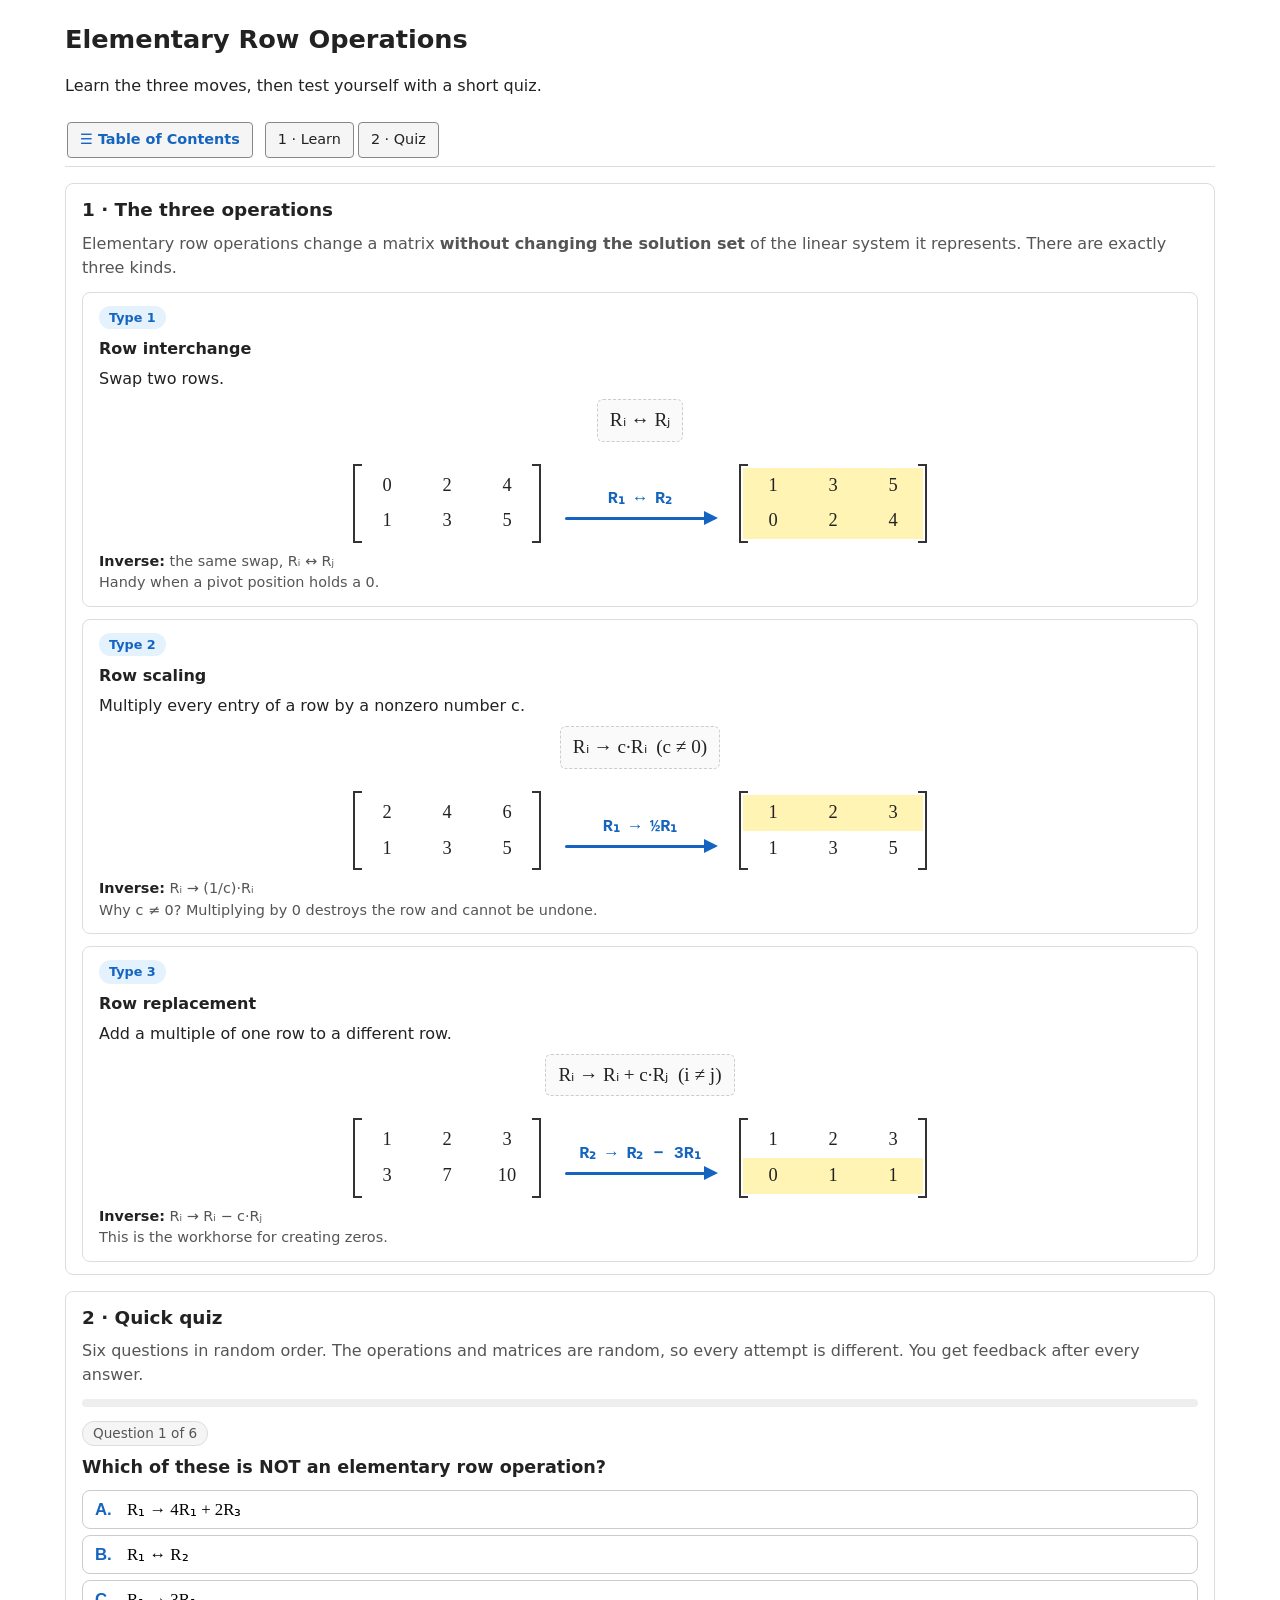
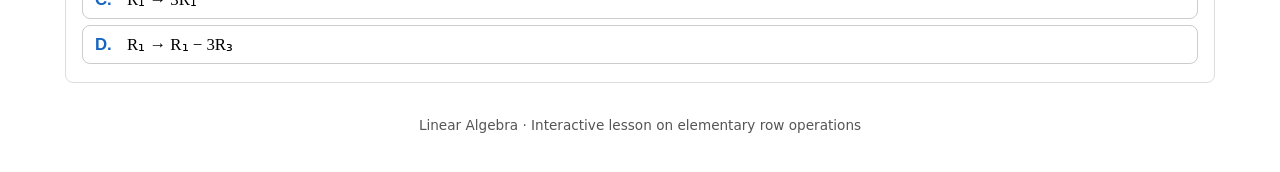
<file: row_operations_lessonV3.html>
<!DOCTYPE html>
<html lang="en">
<head>
<meta charset="UTF-8">
<meta name="viewport" content="width=device-width, initial-scale=1">
<title>Elementary Row Operations – Interactive Lesson</title>
<link rel="stylesheet" href="common.css">
<style>
section{scroll-margin-top:60px}
.sub{color:var(--muted);margin:0 0 12px}
.cards{display:grid;grid-template-columns:1fr;gap:12px}
.cards .card{margin:0}
.tag{display:inline-block;background:var(--accent-soft);color:var(--accent);font-weight:bold;border-radius:12px;padding:2px 10px;font-size:.8rem;margin-bottom:6px}
.card h3{margin:2px 0 6px}
.m{white-space:nowrap}
.notation{font-family:"Cambria Math","Latin Modern Math",Georgia,serif;font-size:1.2rem;background:var(--soft);border:1px dashed #ccc;border-radius:6px;padding:6px 12px;margin:8px 0;text-align:center;display:inline-block}
.ex{display:flex;align-items:center;justify-content:center;gap:14px;flex-wrap:wrap;margin:14px 0 8px}
/* long arrow with the operation written above it */
.arrow{display:flex;flex-direction:column;align-items:center;min-width:170px}
.arrow .oplabel{font-family:Consolas,monospace;font-size:1.05rem;color:var(--accent);font-weight:bold;margin-bottom:6px;white-space:nowrap}
.arrow .line{position:relative;width:150px;height:3px;background:var(--accent);border-radius:2px}
.arrow .line::after{content:"";position:absolute;right:-3px;top:-6px;border-left:14px solid var(--accent);border-top:7px solid transparent;border-bottom:7px solid transparent}
.facts{font-size:.9rem;color:var(--muted);margin:8px 0 0;padding-left:0;list-style:none}
.facts b{color:var(--ink)}
/* matrices in square brackets [ ] (same style as the Gaussian elimination lesson) */
table.mat{border-collapse:separate;border-spacing:0;border-left:2px solid #333;border-right:2px solid #333;padding:4px 2px;
  font-family:"Cambria Math","Latin Modern Math",Georgia,serif;display:inline-table;vertical-align:middle;
  background:linear-gradient(#333,#333) left top/7px 2px no-repeat,linear-gradient(#333,#333) left bottom/7px 2px no-repeat,
             linear-gradient(#333,#333) right top/7px 2px no-repeat,linear-gradient(#333,#333) right bottom/7px 2px no-repeat}
table.mat td{padding:4px 11px;text-align:center;min-width:38px;font-size:1.15rem}
table.mat tr.hl td{background:var(--highlight)}
.pill{display:inline-block;font-size:.85rem;background:#f5f5f5;border:1px solid var(--border);border-radius:12px;padding:1px 10px;color:var(--muted)}
/* quiz */
.bar{height:8px;background:#eee;border-radius:4px;overflow:hidden;margin-bottom:14px}
.bar div{height:100%;background:var(--accent);width:0;transition:width .3s}
.q{font-size:1.1rem;font-weight:bold;margin:8px 0 10px}
.qm{display:flex;align-items:center;justify-content:center;gap:14px;flex-wrap:wrap;margin:6px 0 14px;font-size:1.2rem}
.opt{display:flex;align-items:center;gap:12px;width:100%;text-align:left;margin:6px 0;padding:8px 12px;border-radius:8px;border-color:#ccc;background:#fff;font-size:1.05rem}
.opt:hover:not(:disabled){border-color:var(--accent);background:var(--accent-soft)}
.opt .L{font-weight:bold;color:var(--accent);min-width:20px}
.opt table.mat td{font-size:1rem;padding:2px 9px;min-width:28px}
.opt.right{background:#e8f5e9;border-color:var(--good)}
.opt.wrong{background:#ffebee;border-color:var(--bad)}
.opt:disabled{cursor:default;opacity:1;color:var(--ink)}
.why{margin-top:10px;padding:8px 10px;background:var(--soft);border:1px solid #e5e5e5;border-radius:6px;display:none}
.score{font-size:3rem;font-weight:bold;text-align:center;color:var(--accent)}
.center{text-align:center}
</style>
</head>
<body>
<header>
  <h1>Elementary Row Operations</h1>
  <p>Learn the three moves, then test yourself with a short quiz.</p>
</header>
<nav><a class="toc" href="index.html">☰ Table of Contents</a><a href="#learn">1 · Learn</a><a href="#quiz">2 · Quiz</a></nav>
<main>

<section id="learn">
  <h2>1 · The three operations</h2>
  <p class="sub">Elementary row operations change a matrix <b>without changing the solution set</b> of the linear system it represents. There are exactly three kinds.</p>
  <div class="cards" id="cards"></div>
</section>

<section id="quiz">
  <h2>2 · Quick quiz</h2>
  <p class="sub">Six questions in random order. The operations and matrices are random, so every attempt is different. You get feedback after every answer.</p>
  <div id="quizBox"></div>
</section>

</main>
<footer>Linear Algebra · Interactive lesson on elementary row operations</footer>

<script>
/* ---------- fractions & matrices ---------- */
function gcd(a,b){a=Math.abs(a);b=Math.abs(b);while(b){var t=a%b;a=b;b=t;}return a;}
function F(n,d){if(d===undefined)d=1;if(d<0){n=-n;d=-d;}var g=gcd(n,d)||1;return {n:n/g+0,d:d/g};}
function add(a,b){return F(a.n*b.d+b.n*a.d,a.d*b.d);}
function mul(a,b){return F(a.n*b.n,a.d*b.d);}
function fstr(a){var s=a.d===1?String(Math.abs(a.n)):Math.abs(a.n)+"/"+a.d;return (a.n<0?"\u2212":"")+s;}
function mk(rows){return rows.map(function(r){return r.map(function(x){return F(x);});});}
function matHTML(M,hl){
  var h='<table class="mat">';
  for(var i=0;i<M.length;i++){
    h+='<tr'+(hl&&hl.indexOf(i)>=0?' class="hl"':'')+'>';
    for(var j=0;j<M[i].length;j++)h+='<td>'+fstr(M[i][j])+'</td>';
    h+='</tr>';
  }
  return h+'</table>';
}
function applyOp(M,op){
  var N=M.map(function(r){return r.slice();});
  if(op.t==="swap"){var t=N[op.i];N[op.i]=N[op.j];N[op.j]=t;}
  else if(op.t==="scale"){N[op.i]=N[op.i].map(function(x){return mul(x,op.c);});}
  else{N[op.i]=N[op.i].map(function(x,k){return add(x,mul(op.c,N[op.j][k]));});}
  return N;
}
function MT(rows){return matHTML(mk(rows));}              /* matrix from plain numbers */
function N(s){return '<span class="m">'+s+'</span>';}      /* math-styled text */
function arrowHTML(label){return '<div class="arrow"><span class="oplabel">'+label+'</span><span class="line"></span></div>';}

/* ---------- LEARN cards ---------- */
var cardData=[
 {tag:"Type 1",title:"Row interchange",txt:"Swap two rows.",not:"R\u1d62 \u2194 R\u2c7c",
  A:mk([[0,2,4],[1,3,5]]),op:{t:"swap",i:0,j:1},lbl:"R\u2081 \u2194 R\u2082",hl:[0,1],inv:"the same swap, R\u1d62 \u2194 R\u2c7c",
  note:"Handy when a pivot position holds a 0."},
 {tag:"Type 2",title:"Row scaling",txt:"Multiply every entry of a row by a nonzero number c.",not:"R\u1d62 \u2192 c\u00b7R\u1d62 \u00a0(c \u2260 0)",
  A:mk([[2,4,6],[1,3,5]]),op:{t:"scale",i:0,c:F(1,2)},lbl:"R\u2081 \u2192 \u00bdR\u2081",hl:[0],inv:"R\u1d62 \u2192 (1/c)\u00b7R\u1d62",
  note:"Why c \u2260 0? Multiplying by 0 destroys the row and cannot be undone."},
 {tag:"Type 3",title:"Row replacement",txt:"Add a multiple of one row to a different row.",not:"R\u1d62 \u2192 R\u1d62 + c\u00b7R\u2c7c \u00a0(i \u2260 j)",
  A:mk([[1,2,3],[3,7,10]]),op:{t:"rep",i:1,j:0,c:F(-3)},lbl:"R\u2082 \u2192 R\u2082 \u2212 3R\u2081",hl:[1],inv:"R\u1d62 \u2192 R\u1d62 \u2212 c\u00b7R\u2c7c",
  note:"This is the workhorse for creating zeros."}
];
(function(){
  var h="";
  cardData.forEach(function(c){
    var B=applyOp(c.A,c.op);
    h+='<div class="card"><span class="tag">'+c.tag+'</span><h3>'+c.title+'</h3><div>'+c.txt+'</div>'+
    '<div style="text-align:center"><span class="notation">'+c.not+'</span></div>'+
    '<div class="ex">'+matHTML(c.A)+arrowHTML(c.lbl)+matHTML(B,c.hl)+'</div>'+
    '<ul class="facts"><li><b>Inverse:</b> '+c.inv+'</li><li>'+c.note+'</li></ul></div>';
  });
  document.getElementById("cards").innerHTML=h;
})();

/* ---------- QUIZ: every question is generated randomly ---------- */
var $=function(id){return document.getElementById(id);};
function rnd(a,b){return a+Math.floor(Math.random()*(b-a+1));}
function pick(a){return a[rnd(0,a.length-1)];}
function shuffle(a){for(var i=a.length-1;i>0;i--){var j=Math.floor(Math.random()*(i+1));var t=a[i];a[i]=a[j];a[j]=t;}return a;}
function nz(lo,hi){var v=0;while(v===0)v=rnd(lo,hi);return v;}
function mh(M){return matHTML(M);}                           /* matrix -> html (no highlight) */
var SUB=["₀","₁","₂","₃","₄","₅","₆","₇","₈","₉"];
function Rn(i){return "R"+SUB[i+1];}                       /* i is 0-based */
function coef(c){
  if(c.d===1){if(c.n===1)return "";if(c.n===-1)return "−";return fstr(c);}
  var f={"1/2":"½","1/3":"⅓","1/4":"¼"},k=Math.abs(c.n)+"/"+c.d;
  return f[k]?(c.n<0?"−":"")+f[k]:"("+fstr(c)+")";
}
function term(c,i){return coef(c)+Rn(i);}
function opStr(op){
  if(op.t==="swap")return Rn(op.i)+" ↔ "+Rn(op.j);
  if(op.t==="scale")return Rn(op.i)+" → "+term(op.c,op.i);
  var ng=op.c.n<0,a=ng?F(-op.c.n,op.c.d):op.c;
  return Rn(op.i)+" → "+Rn(op.i)+(ng?" − ":" + ")+term(a,op.j);
}
function vec(a){return "["+a.map(fstr).join(", ")+"]";}
function lin(Ri,c,Rj){var m=Math.abs(c);return vec(Ri)+(c<0?" − ":" + ")+(m===1?"":m+"·")+vec(Rj);}
function mkey(M){return M.map(function(r){return r.map(fstr).join(",");}).join(";");}
function copyM(M){return M.map(function(r){return r.slice();});}
function twoRows(n){var i=rnd(0,n-1),j;do{j=rnd(0,n-1);}while(j===i);return [i,j];}
function rndOp(type,n){
  var r=twoRows(n),i=r[0],j=r[1];
  if(type==="swap"){if(i>j){var t=i;i=j;j=t;}return {t:"swap",i:i,j:j};}
  if(type==="scale")return {t:"scale",i:i,c:pick([F(2),F(3),F(5),F(-1),F(-2),F(-3),F(1,2),F(1,3)])};
  return {t:"rep",i:i,j:j,c:F(pick([-4,-3,-2,-1,1,2,3,4]))};
}
function pickDistractors(good,pool,n){
  var seen={},out=[];seen[mkey(good)]=1;
  shuffle(pool.slice()).forEach(function(M){var k=mkey(M);if(!seen[k]&&out.length<n){seen[k]=1;out.push(M);}});
  var tries=0;
  while(out.length<n&&tries<60){
    tries++;var M=copyM(good),a=rnd(0,M.length-1),b=rnd(0,M[0].length-1);
    M[a][b]=add(M[a][b],F(pick([-2,-1,1,2])));
    var k=mkey(M);if(!seen[k]){seen[k]=1;out.push(M);}
  }
  return out;
}
/* three operations of different kinds, shown as answer choices */
function threeValid(){
  var ops=[rndOp("swap",3),rndOp("scale",3),rndOp("rep",3)];
  return ops.map(function(x){return N(opStr(x));});
}

/* Q-type 1: classify a random operation */
function genClassify(){
  var type=pick(["swap","scale","rep"]),op=rndOp(type,3);
  var opts=["Row interchange","Row scaling","Row replacement","Not an elementary row operation"];
  var a={swap:0,scale:1,rep:2}[type],why;
  if(type==="swap")why=N(opStr(op))+" exchanges two rows, so it is a row interchange.";
  else if(type==="scale")why=N(opStr(op))+" multiplies every entry of "+N(Rn(op.i))+" by the nonzero number "+N(fstr(op.c))+", so it is a row scaling.";
  else why=N(opStr(op))+" adds a multiple of one row ("+N(term(op.c,op.j))+") to a <i>different</i> row, so it is a row replacement.";
  return {q:"Which type of elementary row operation is this?",stem:'<span class="notation">'+opStr(op)+'</span>',o:opts,a:a,why:why};
}

/* Q-type 2: spot the "multiply by 0" operation */
function genZero(){
  var z=rnd(0,2),bad=Rn(z)+" → 0·"+Rn(z);
  return {q:"Which of these is <b>NOT</b> an elementary row operation?",o:threeValid().concat([N(bad)]),a:3,
    why:"Scaling needs a <i>nonzero</i> constant. "+N(bad)+" wipes out the row and could never be undone."};
}

/* Q-type 3: apply a random row replacement to a random 2×2 matrix */
function genApply(){
  var jr=rnd(0,1),ir=1-jr,c,p,q,r;
  do{c=pick([-4,-3,-2,-1,1,2,3]);p=pick([1,1,2]);q=nz(-4,5);r=nz(-5,6);}while(r+c*q===0);
  var Ai=[];Ai[jr]=[p,q];Ai[ir]=[-c*p,r];
  var A=mk(Ai),op={t:"rep",i:ir,j:jr,c:F(c)},good=applyOp(A,op);
  var pool=[
    applyOp(A,{t:"rep",i:ir,j:jr,c:F(-c)}),
    applyOp(A,{t:"rep",i:jr,j:ir,c:F(c)}),
    A.map(function(x,k){return k===ir?[x[0],good[ir][1]]:x.slice();}),
    A.map(function(x,k){return k===ir?[good[ir][0],x[1]]:x.slice();}),
    copyM(A)
  ];
  var d=pickDistractors(good,pool,3);
  return {q:"Apply "+N(opStr(op))+" to the matrix below. What is the result?",stem:mh(A),
    o:[mh(good)].concat(d.map(mh)),a:0,
    why:"New "+N(Rn(ir))+" = "+N(lin(A[ir],c,A[jr])+" = "+vec(good[ir]))+". "+N(Rn(jr))+" is unchanged.",
    dbg:{A:A,op:op}};
}

/* Q-type 4: spot the "scale and add in one step" operation */
function genCombined(){
  var r=twoRows(3),i=r[0],j=r[1],a=pick([2,3,4]),b=pick([-2,-1,1,2]),mb=Math.abs(b);
  var tail=(b<0?" − ":" + ")+(mb===1?"":mb)+Rn(j);
  var bad=Rn(i)+" → "+a+Rn(i)+tail;
  return {q:"Which of these is <b>NOT</b> an elementary row operation?",o:threeValid().concat([N(bad)]),a:3,
    why:N(bad)+" scales "+N(Rn(i))+" <i>and</i> adds a multiple of "+N(Rn(j))+" in a single step. A row replacement must have the form "+N("Rᵢ → Rᵢ + c·Rⱼ")+", where "+N("Rᵢ")+" keeps coefficient 1. You can reach the same result with two valid steps: first "+N(Rn(i)+" → "+a+Rn(i))+", then "+N(Rn(i)+" → "+Rn(i)+tail)+"."};
}

/* Q-type 5: which single operation turns A into B */
function genWhich(){
  var type=pick(["scale","rep","swap"]),Ai,op;
  if(type==="scale"){
    var i=rnd(0,1),c,row;
    if(Math.random()<0.5){var k=pick([2,3,4]);c=F(1,k);row=[k*nz(-3,3),k*nz(-3,3)];}
    else{c=F(pick([2,3,-1,-2]));row=[nz(-4,5),nz(-4,5)];}
    Ai=[];Ai[i]=row;Ai[1-i]=[nz(-5,7),nz(-5,7)];op={t:"scale",i:i,c:c};
  }else if(type==="rep"){
    var i2=rnd(0,1);Ai=[];Ai[i2]=[nz(-5,7),nz(-5,7)];Ai[1-i2]=[nz(-5,7),nz(-5,7)];
    op={t:"rep",i:i2,j:1-i2,c:F(pick([-3,-2,-1,1,2,3]))};
  }else{
    do{Ai=[[nz(-5,7),nz(-5,7)],[nz(-5,7),nz(-5,7)]];}while(Ai[0][0]===Ai[1][0]&&Ai[0][1]===Ai[1][1]);
    op={t:"swap",i:0,j:1};
  }
  var A=mk(Ai),B=applyOp(A,op),goodTxt=opStr(op);
  var cands=[{t:"swap",i:0,j:1}];
  [F(1,2),F(1,3),F(1,4),F(2),F(3),F(-1),F(-2)].forEach(function(c){[0,1].forEach(function(i){cands.push({t:"scale",i:i,c:c});});});
  [-3,-2,-1,1,2,3].forEach(function(c){[[0,1],[1,0]].forEach(function(p){cands.push({t:"rep",i:p[0],j:p[1],c:F(c)});});});
  var groups={swap:[],scale:[],rep:[]};
  cands.forEach(function(d){if(opStr(d)!==goodTxt&&mkey(applyOp(A,d))!==mkey(B))groups[d.t].push(d);});
  var chosen=[];
  ["swap","scale","rep"].forEach(function(t){if(groups[t].length)chosen.push(pick(groups[t]));});
  var rest=shuffle([].concat(groups.swap,groups.scale,groups.rep)).filter(function(d){return chosen.indexOf(d)<0;});
  while(chosen.length<3)chosen.push(rest.shift());
  var why;
  if(type==="scale")why="Row "+(op.i+1)+" went from "+N(vec(A[op.i]))+" to "+N(vec(B[op.i]))+" (every entry multiplied by "+N(fstr(op.c))+") and the other row did not change, so the operation is "+N(goodTxt)+".";
  else if(type==="swap")why="The two rows have exchanged places ("+N(vec(A[0]))+" and "+N(vec(A[1]))+" traded positions), so the operation is "+N(goodTxt)+".";
  else{var cc=op.c.n;why="Row "+(op.j+1)+" did not change, but row "+(op.i+1)+" went from "+N(vec(A[op.i]))+" to "+N(vec(B[op.i]))+". Indeed "+N(lin(A[op.i],cc,A[op.j])+" = "+vec(B[op.i]))+", so the operation is "+N(goodTxt)+".";}
  var ops=[op].concat(chosen);
  return {q:"Which single operation turns matrix A into matrix B?",
    stem:'<span class="m">A = </span>'+mh(A)+'<span class="m"> &nbsp;→&nbsp; B = </span>'+mh(B),
    o:ops.map(function(x){return N(opStr(x));}),a:0,why:why,dbg:{A:A,B:B,ops:ops}};
}

/* Q-type 6: apply a random row swap to a random matrix (2×3 or 3×2) */
function genSwap(){
  var n=pick([2,3]),m=n===2?3:2;
  var vals=shuffle([-5,-4,-3,-2,-1,0,1,2,3,4,5,6,7,8,9]).slice(0,n*m),Ai=[];
  for(var r=0;r<n;r++)Ai.push(vals.slice(r*m,(r+1)*m));
  var pr=twoRows(n),i=Math.min(pr[0],pr[1]),j=Math.max(pr[0],pr[1]);
  var A=mk(Ai),op={t:"swap",i:i,j:j},good=applyOp(A,op);
  function rev(M){return M.map(function(x){return x.slice().reverse();});}
  function cs(M){return M.map(function(x){var t=x.slice(),y=t[0];t[0]=t[1];t[1]=y;return t;});}
  var pool=[copyM(A),rev(A),rev(good),cs(A),cs(good)];
  for(var a=0;a<n;a++)for(var b=a+1;b<n;b++){if(!(a===i&&b===j))pool.push(applyOp(A,{t:"swap",i:a,j:b}));}
  var d=pickDistractors(good,pool,3);
  return {q:"Apply "+N(opStr(op))+" to the matrix below. What is the result?",stem:mh(A),
    o:[mh(good)].concat(d.map(mh)),a:0,
    why:"Swapping rows exchanges the <i>whole rows</i>: row "+(i+1)+" becomes "+N(vec(A[j]))+" and row "+(j+1)+" becomes "+N(vec(A[i]))+". "+(n===2?"Columns are not touched.":"The other row and the columns are not touched."),
    dbg:{A:A,op:op}};
}

/* ---------- quiz engine ---------- */
var QGENS=[genClassify,genZero,genApply,genCombined,genWhich,genSwap];
var qi=0,score=0,order=[],answered=false,deck=[];
function startQuiz(){qi=0;score=0;deck=shuffle(QGENS.slice());showQ();}   /* shuffled question order */
function showQ(){
  var Q=deck[qi]();answered=false;                                        /* fresh random content */
  order=shuffle(Q.o.map(function(t,i){return {t:t,ok:i===Q.a};}));
  var h='<div class="bar"><div style="width:'+(qi/deck.length*100)+'%"></div></div>'+
    '<div class="pill">Question '+(qi+1)+' of '+deck.length+'</div><div class="q">'+Q.q+'</div>'+
    (Q.stem?'<div class="qm">'+Q.stem+'</div>':'');
  order.forEach(function(o,i){h+='<button class="opt" data-i="'+i+'"><span class="L">'+String.fromCharCode(65+i)+'.</span><span>'+o.t+'</span></button>';});
  h+='<div class="why" id="why"></div><div style="margin-top:12px;display:none" id="nextWrap"><button class="primary" id="nextQ">'+(qi===deck.length-1?"See my score":"Next question →")+'</button></div>';
  $("quizBox").innerHTML=h;
  var btns=$("quizBox").querySelectorAll(".opt");
  btns.forEach(function(b){b.onclick=function(){
    if(answered)return;answered=true;
    var k=+b.getAttribute("data-i"),ok=order[k].ok;
    if(ok)score++;
    btns.forEach(function(x,idx){x.disabled=true;if(order[idx].ok)x.classList.add("right");});
    if(!ok)b.classList.add("wrong");
    var w=$("why");w.style.display="block";w.innerHTML=(ok?"✅ <b>Correct!</b> ":"❌ <b>Not quite.</b> ")+Q.why;
    $("nextWrap").style.display="block";
    $("nextQ").onclick=function(){qi++;if(qi<deck.length)showQ();else endQuiz();};
  };});
}
function endQuiz(){
  var msg=score===deck.length?"Perfect! You've mastered the basics. 🎉":score>=4?"Great job! Review the explanations you missed.":"Good start. Revisit the lesson above, then try again.";
  $("quizBox").innerHTML='<div class="bar"><div style="width:100%"></div></div><div class="center"><div class="score">'+score+' / '+deck.length+'</div><p>'+msg+'</p><p class="sub">Press the button for a new set of random questions.</p><button class="primary" id="retry">Try again with new questions</button></div>';
  $("retry").onclick=startQuiz;
}
startQuiz();
</script>
</body>
</html>
</file>
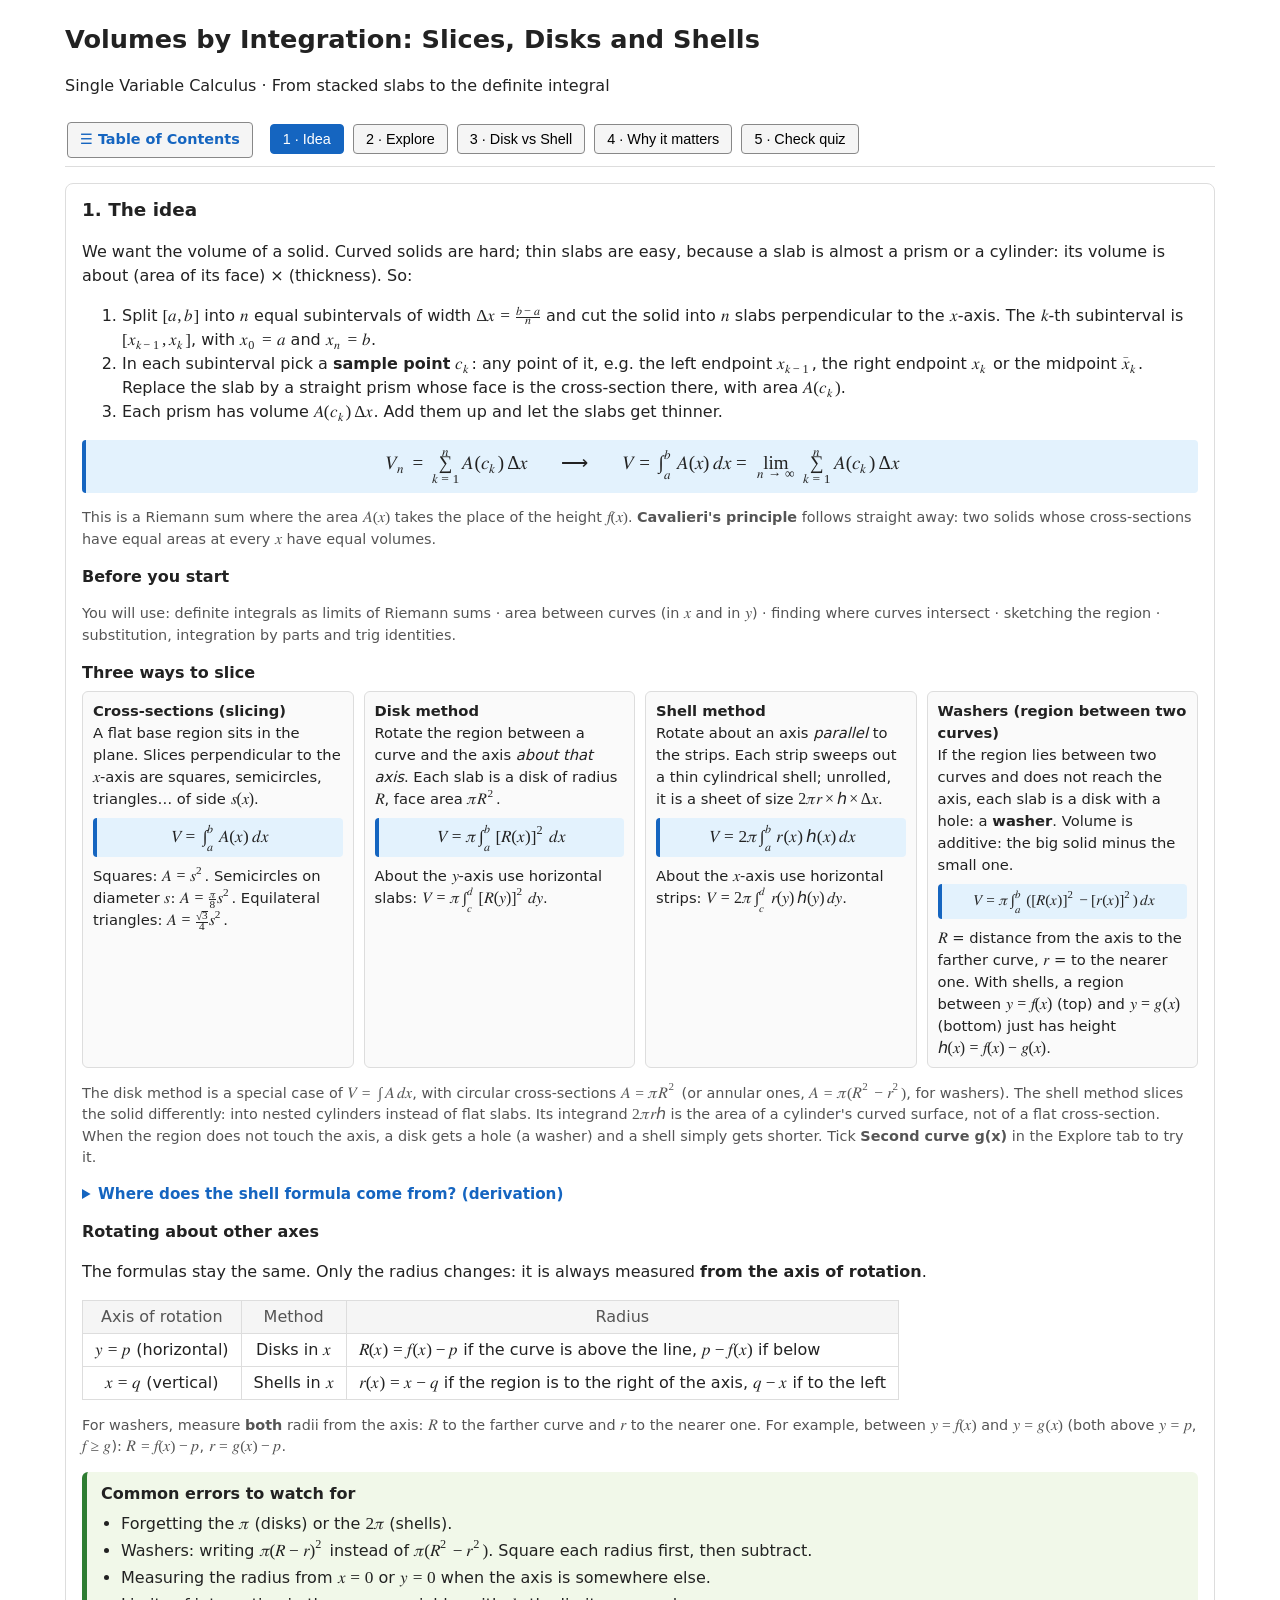
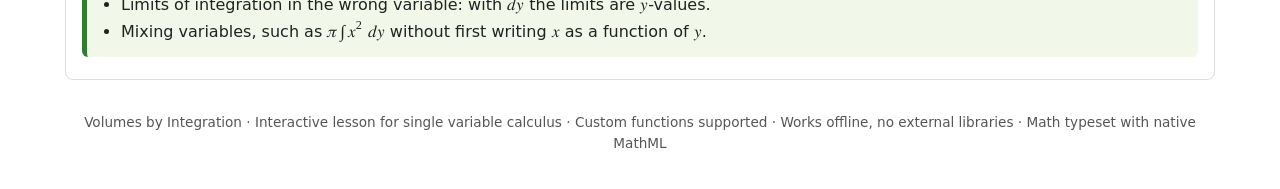
<file: VolumesV2.html>
<!DOCTYPE html>
<html lang="en">
<head>
<meta charset="UTF-8">
<meta name="viewport" content="width=device-width, initial-scale=1">
<title>Volumes by Integration – Interactive Lesson</title>
<!-- Fallback look, used only when common.css is not found next to this file (switched on by the script below) -->
<style id="fallback" media="not all">
  :root { --ink: #222; --muted: #666; --border: #d0d7de; --soft: #f6f8fa; --accent: #1565c0; --accent-soft: #e3f2fd;
          --highlight: #fff8e1; --good: #2e7d32; --bad: #c62828; }
  * { box-sizing: border-box; }
  body { margin: 0; font-family: system-ui, -apple-system, "Segoe UI", Roboto, sans-serif; color: var(--ink); line-height: 1.5; background: #fff; }
  header { padding: 18px 24px 12px; background: var(--accent); color: #fff; }
  header h1 { margin: 0; font-size: 1.5rem; }
  header p { margin: 4px 0 0; opacity: .9; }
  nav { position: sticky; top: 0; z-index: 10; display: flex; flex-wrap: wrap; gap: 4px; padding: 8px 24px; background: #fff; border-bottom: 1px solid var(--border); }
  nav button, nav a.toc { border: 1px solid var(--border); background: var(--soft); color: var(--ink); border-radius: 6px; padding: 6px 12px; cursor: pointer; font: inherit; font-size: .92rem; text-decoration: none; }
  nav button.active, nav button.active:hover { background: var(--accent) !important; color: #fff; border-color: var(--accent); }
  main { max-width: 1180px; margin: 0 auto; padding: 16px 24px 32px; }
  h2 { margin: 6px 0 12px; } h3 { margin: 18px 0 8px; }
  button { font: inherit; font-size: .88rem; padding: 4px 10px; border: 1px solid var(--border); background: #fff; border-radius: 5px; cursor: pointer; margin: 2px 2px 2px 0; }
  button:hover:not(:disabled) { background: var(--soft); }
  button:disabled { opacity: .45; cursor: default; }
  button.primary { background: var(--accent); color: #fff; border-color: var(--accent); }
  input, select { font: inherit; font-size: .92rem; padding: 3px 5px; border: 1px solid var(--border); border-radius: 4px; }
  .hint { color: var(--muted); font-size: .88rem; }
  .error { color: var(--bad); } .good { color: var(--good); }
  .legend { display: flex; flex-wrap: wrap; gap: 4px 14px; font-size: .85rem; align-items: center; }
  .legend .swatch { display: inline-block; width: 12px; height: 12px; margin-right: 5px; vertical-align: -1px; border-radius: 2px; }
  footer { text-align: center; color: var(--muted); font-size: .8rem; padding: 16px; border-top: 1px solid var(--border); }
  math { font-size: 1.05em; }
</style>
<link rel="stylesheet" href="common.css">
<script>
  // If common.css did not load (it defines --accent), switch the fallback look on.
  if (!getComputedStyle(document.documentElement).getPropertyValue("--accent").trim()) document.getElementById("fallback").media = "all";
</script>
<style>
  /* tab panels */
  section { display: none; }
  section.active { display: block; }
  .grid2 { display: grid; grid-template-columns: 1fr 300px; gap: 16px; }
  @media (max-width: 860px) { .grid2 { grid-template-columns: 1fr; } }
  canvas { width: 100%; display: block; border: 1px solid var(--border); border-radius: 6px; background: #fff; }
  #plot { height: 380px; cursor: crosshair; touch-action: pan-y; }
  #solid { height: 380px; cursor: grab; touch-action: pan-y; }
  .views { display: grid; grid-template-columns: 1fr 1.2fr; gap: 8px; }
  @media (max-width: 600px) { .views { grid-template-columns: 1fr; } }
  .vcap { font-size: 0.8rem; color: var(--muted); margin: 0 0 2px 2px; }
  /* Explore layout: the graphs + results stay pinned while the controls scroll (sticky is switched off by
     layoutVars() in the script if the pinned block would not fit the screen) */
  :root { --navh: 50px; }
  .plotcol { background: #fff; min-width: 0; }
  @media (min-width: 861px) and (min-height: 600px) {
    .plotcol { position: sticky; top: calc(var(--navh) + 8px); align-self: start; z-index: 2; }
    #plot, #solid { height: clamp(240px, calc(100vh - var(--navh) - 250px), 400px);
                    height: clamp(240px, calc(100svh - var(--navh) - 250px), 400px); }
  }
  @media (max-width: 860px) {
    #plot, #solid { height: clamp(220px, 40vh, 320px); height: clamp(220px, 40svh, 320px); }
  }
  @media (min-width: 601px) and (max-width: 860px) and (min-height: 800px) {
    .plotcol { position: sticky; top: var(--navh); z-index: 2; padding-bottom: 8px;
               border-bottom: 1px solid var(--border); box-shadow: 0 8px 8px -8px rgba(0,0,0,.25); }
    #plot, #solid { height: 32vh; height: 32svh; }
  }
  .plotcol.nosticky { position: static; box-shadow: none; border-bottom: 0; }
  .readbar { display: flex; flex-wrap: wrap; gap: 4px 18px; margin-top: 6px; padding: 6px 10px; font-size: 0.85rem;
             background: var(--soft); border: 1px solid var(--border); border-radius: 6px; }
  .readbar > div { display: flex; flex-direction: column; }
  .readbar .lbl { color: var(--muted); font-size: 0.8rem; }
  .readbar .val { font-family: ui-monospace, Consolas, monospace; }
  #warn:empty, #dwarn:empty { display: none; }
  .legend .hint { white-space: normal; }
  .plotwrap { position: relative; }
  .zoombar { position: absolute; top: 6px; right: 6px; display: flex; gap: 4px; }
  .zoombar button { min-width: 28px; height: 26px; padding: 0 6px; font-size: 0.9rem; line-height: 1; opacity: 0.9; }
  #conv { height: 280px; }
  #cdisk, #cshell { height: 270px; }
  .cmpgrid { display: grid; grid-template-columns: 1fr 1fr; gap: 16px; }
  @media (max-width: 760px) { .cmpgrid { grid-template-columns: 1fr; } }
  .cmpgrid h3 { margin-top: 8px; }
  .ctl { margin-bottom: 10px; }
  .ctl label { display: block; font-size: 0.85rem; color: var(--muted); margin-bottom: 2px; }
  .ctl input[type=number] { width: 80px; }
  .ctl input[type=range] { width: 100%; }
  .ctl[hidden] { display: none; }
  .methods label { display: block; font-size: 0.92rem; color: var(--ink); cursor: pointer; }
  .methods label.sub { color: var(--muted); font-size: .85rem; cursor: default; }
  .big { font-size: 1.15rem; font-weight: bold; color: var(--accent); }
  #sigma { background: var(--soft); border: 1px dashed var(--border); border-radius: 6px;
           padding: 8px 10px; overflow-x: auto; white-space: nowrap; }
  #sigma div { margin: 4px 0; }
  #sigma .intline { margin-top: 8px; padding-top: 8px; border-top: 1px dashed var(--border); }
  #sigma .intline button { margin-left: 8px; }
  #sigma .res { color: var(--accent); }
  #tip { position: fixed; pointer-events: none; background: #222; color: #fff; font-size: 0.8rem;
         padding: 5px 8px; border-radius: 4px; display: none; z-index: 20; line-height: 1.35; }
  .formula { background: var(--accent-soft); border-left: 4px solid var(--accent); padding: 10px 12px;
             border-radius: 4px; margin: 8px 0; font-size: 1.1rem; text-align: center; overflow-x: auto; }
  .apps { display: grid; grid-template-columns: repeat(auto-fit, minmax(220px, 1fr)); gap: 10px; }
  .apps > div { background: var(--soft); border: 1px solid var(--border); border-radius: 6px; padding: 8px 10px; font-size: 0.92rem; }
  .apps .formula { font-size: 1rem; padding: 6px 8px; }
  .q { border: 1px solid var(--border); border-radius: 6px; padding: 10px 12px; margin-bottom: 10px; }
  .q p.stem { margin: 0 0 6px; font-weight: 600; }
  .q label { display: block; padding: 4px 6px; border-radius: 4px; cursor: pointer; }
  .q label:hover { background: var(--soft); }
  .q label.right { background: #e8f5e9; }
  .q label.wrong { background: #ffebee; }
  .fb { margin-top: 6px; font-size: 0.9rem; display: none; }
  #score { font-size: 1.1rem; font-weight: bold; }
  .task { background: var(--highlight); padding: 6px 10px; border-radius: 4px; font-size: 0.92rem; margin: 6px 0; }
  .explain, .proof { margin-top: 6px; }
  .explain summary, .proof summary { cursor: pointer; color: var(--accent); font-weight: 600; font-size: 0.88rem; }
  .explain[open], .proof[open] { background: #fff; border: 1px solid var(--border); border-radius: 4px; padding: 6px 10px; }
  .explain p, .proof p { margin: 6px 0; }
  .proof { margin: 12px 0; }
  .proof summary { font-size: 0.95rem; }
  .ctl .gtoggle { display: block; font-size: 0.92rem; color: var(--ink); cursor: pointer; margin-bottom: 0; }
  table.mini { border-collapse: collapse; margin: 4px 0; font-size: 0.88rem; }
  table.mini th, table.mini td { border: 1px solid var(--border); padding: 3px 10px; text-align: center; }
  .custom { margin-top: 8px; padding: 8px; border: 1px solid var(--border); border-radius: 6px; background: var(--soft); }
  .custom[hidden] { display: none; }
  .custom .row { display: flex; gap: 6px; }
  #cexpr, #gexpr, #hexpr { flex: 1; min-width: 0; font-family: ui-monospace, Consolas, monospace; font-size: 0.95rem; padding: 4px 6px; }
  .cprev { min-height: 1.8em; margin: 6px 0; overflow-x: auto; }
  .cprev.error { font-size: 0.85rem; }
  .chips { font-size: 0.8rem; color: var(--muted); }
  .chips button { font-size: 0.75rem; padding: 1px 6px; margin: 2px 1px; font-family: ui-monospace, Consolas, monospace; }
  .chelp { font-size: 0.82rem; margin-top: 6px; }
  .chelp summary { cursor: pointer; color: var(--accent); }
  .chelp code { background: #fff; border: 1px solid var(--border); border-radius: 3px; padding: 0 3px; }
  .problem { font-size: 1.02rem; padding: 8px 12px; background: var(--soft); border: 1px solid var(--border); border-radius: 6px; }
  .key { border-left: 5px solid var(--good); background: #f1f8e9; padding: 10px 14px; border-radius: 6px; margin: 10px 0; }
  .key ul { margin: 6px 0 0; padding-left: 20px; }
  .key li { margin: 3px 0; }
  table.data { border-collapse: collapse; margin: 8px 0; }
  table.data th, table.data td { border: 1px solid var(--border); padding: 4px 12px; text-align: center; }
  table.data th { background: #f5f5f5; font-weight: normal; color: var(--muted); }
  table.data td.l { text-align: left; }
  ol.tight li { margin: 6px 0; }
</style>
</head>
<body>

<header>
  <h1>Volumes by Integration: Slices, Disks and Shells</h1>
  <p>Single Variable Calculus · From stacked slabs to the definite integral</p>
</header>
<nav>
  <a class="toc" href="index.html">☰ Table of Contents</a>
  <button class="active" data-t="idea">1 · Idea</button>
  <button data-t="explore">2 · Explore</button>
  <button data-t="compare">3 · Disk vs Shell</button>
  <button data-t="apps">4 · Why it matters</button>
  <button data-t="quiz">5 · Check quiz</button>
</nav>
<main>

<section id="idea" class="active">
  <h2>1. The idea</h2>
  <p>We want the volume of a solid. Curved solids are hard; thin slabs are easy, because a slab is almost a prism or a cylinder:
     its volume is about (area of its face) × (thickness). So:</p>
  <ol>
    <li>Split <math><mo>[</mo><mi>a</mi><mo>,</mo><mi>b</mi><mo>]</mo></math> into <math><mi>n</mi></math> equal subintervals of width
        <math><mi mathvariant="normal">Δ</mi><mi>x</mi><mo>=</mo><mfrac><mrow><mi>b</mi><mo>−</mo><mi>a</mi></mrow><mi>n</mi></mfrac></math>
        and cut the solid into <math><mi>n</mi></math> slabs perpendicular to the <math><mi>x</mi></math>-axis. The <math><mi>k</mi></math>-th subinterval is <math><mo>[</mo><msub><mi>x</mi><mrow><mi>k</mi><mo>−</mo><mn>1</mn></mrow></msub><mo>,</mo><msub><mi>x</mi><mi>k</mi></msub><mo>]</mo></math>, with <math><msub><mi>x</mi><mn>0</mn></msub><mo>=</mo><mi>a</mi></math> and <math><msub><mi>x</mi><mi>n</mi></msub><mo>=</mo><mi>b</mi></math>.</li>
    <li>In each subinterval pick a <b>sample point</b> <math><msub><mi>c</mi><mi>k</mi></msub></math>: any point of it, e.g. the left endpoint <math><msub><mi>x</mi><mrow><mi>k</mi><mo>−</mo><mn>1</mn></mrow></msub></math>, the right endpoint <math><msub><mi>x</mi><mi>k</mi></msub></math> or the midpoint <math><msub><mover><mi>x</mi><mo>‾</mo></mover><mi>k</mi></msub></math>.
        Replace the slab by a straight prism whose face is the cross-section there, with area
        <math><mi>A</mi><mo stretchy="false">(</mo><msub><mi>c</mi><mi>k</mi></msub><mo stretchy="false">)</mo></math>.</li>
    <li>Each prism has volume <math><mi>A</mi><mo stretchy="false">(</mo><msub><mi>c</mi><mi>k</mi></msub><mo stretchy="false">)</mo><mspace width="0.17em"/><mi mathvariant="normal">Δ</mi><mi>x</mi></math>. Add them up and let the slabs get thinner.</li>
  </ol>
  <div class="formula">
    <math displaystyle="true">
      <msub><mi>V</mi><mi>n</mi></msub><mo>=</mo>
      <munderover><mo>∑</mo><mrow><mi>k</mi><mo>=</mo><mn>1</mn></mrow><mi>n</mi></munderover>
      <mi>A</mi><mo stretchy="false">(</mo><msub><mi>c</mi><mi>k</mi></msub><mo stretchy="false">)</mo><mspace width="0.17em"/><mi mathvariant="normal">Δ</mi><mi>x</mi>
      <mspace width="1.5em"/><mo>⟶</mo><mspace width="1.5em"/>
      <mi>V</mi><mo>=</mo>
      <msubsup><mo>∫</mo><mi>a</mi><mi>b</mi></msubsup><mi>A</mi><mo stretchy="false">(</mo><mi>x</mi><mo stretchy="false">)</mo><mspace width="0.17em"/><mi>d</mi><mi>x</mi>
      <mo>=</mo>
      <munder><mo movablelimits="false">lim</mo><mrow><mi>n</mi><mo>→</mo><mi>∞</mi></mrow></munder>
      <munderover><mo>∑</mo><mrow><mi>k</mi><mo>=</mo><mn>1</mn></mrow><mi>n</mi></munderover>
      <mi>A</mi><mo stretchy="false">(</mo><msub><mi>c</mi><mi>k</mi></msub><mo stretchy="false">)</mo><mspace width="0.17em"/><mi mathvariant="normal">Δ</mi><mi>x</mi>
    </math>
  </div>
  <p class="hint">This is a Riemann sum where the area <math><mi>A</mi><mo stretchy="false">(</mo><mi>x</mi><mo stretchy="false">)</mo></math> takes the place of the height
     <math><mi>f</mi><mo stretchy="false">(</mo><mi>x</mi><mo stretchy="false">)</mo></math>.
     <b>Cavalieri's principle</b> follows straight away: two solids whose cross-sections have equal areas at every <math><mi>x</mi></math> have equal volumes.</p>

  <h3>Before you start</h3>
  <p class="hint">You will use: definite integrals as limits of Riemann sums · area between curves (in <math><mi>x</mi></math> and in <math><mi>y</mi></math>) ·
     finding where curves intersect · sketching the region · substitution, integration by parts and trig identities.</p>

  <h3>Three ways to slice</h3>
  <div class="apps">
    <div><b>Cross-sections (slicing)</b><br>A flat base region sits in the plane. Slices perpendicular to the <math><mi>x</mi></math>-axis are squares, semicircles, triangles… of side
      <math><mi>s</mi><mo stretchy="false">(</mo><mi>x</mi><mo stretchy="false">)</mo></math>.
      <div class="formula"><math displaystyle="true"><mi>V</mi><mo>=</mo><msubsup><mo>∫</mo><mi>a</mi><mi>b</mi></msubsup><mi>A</mi><mo stretchy="false">(</mo><mi>x</mi><mo stretchy="false">)</mo><mspace width="0.17em"/><mi>d</mi><mi>x</mi></math></div>
      Squares: <math><mi>A</mi><mo>=</mo><msup><mi>s</mi><mn>2</mn></msup></math>. Semicircles on diameter <math><mi>s</mi></math>: <math><mi>A</mi><mo>=</mo><mfrac><mi>π</mi><mn>8</mn></mfrac><msup><mi>s</mi><mn>2</mn></msup></math>.
      Equilateral triangles: <math><mi>A</mi><mo>=</mo><mfrac><msqrt><mn>3</mn></msqrt><mn>4</mn></mfrac><msup><mi>s</mi><mn>2</mn></msup></math>.</div>
    <div><b>Disk method</b><br>Rotate the region between a curve and the axis <i>about that axis</i>. Each slab is a disk of radius <math><mi>R</mi></math>, face area <math><mi>π</mi><msup><mi>R</mi><mn>2</mn></msup></math>.
      <div class="formula"><math displaystyle="true"><mi>V</mi><mo>=</mo><mi>π</mi><msubsup><mo>∫</mo><mi>a</mi><mi>b</mi></msubsup><msup><mrow><mo>[</mo><mi>R</mi><mo stretchy="false">(</mo><mi>x</mi><mo stretchy="false">)</mo><mo>]</mo></mrow><mn>2</mn></msup><mspace width="0.17em"/><mi>d</mi><mi>x</mi></math></div>
      About the <math><mi>y</mi></math>-axis use horizontal slabs:
      <math><mi>V</mi><mo>=</mo><mi>π</mi><msubsup><mo>∫</mo><mi>c</mi><mi>d</mi></msubsup><msup><mrow><mo>[</mo><mi>R</mi><mo stretchy="false">(</mo><mi>y</mi><mo stretchy="false">)</mo><mo>]</mo></mrow><mn>2</mn></msup><mspace width="0.17em"/><mi>d</mi><mi>y</mi></math>.</div>
    <div><b>Shell method</b><br>Rotate about an axis <i>parallel</i> to the strips. Each strip sweeps out a thin cylindrical shell; unrolled, it is a sheet of size
      <math><mn>2</mn><mi>π</mi><mi>r</mi><mo>×</mo><mi>h</mi><mo>×</mo><mi mathvariant="normal">Δ</mi><mi>x</mi></math>.
      <div class="formula"><math displaystyle="true"><mi>V</mi><mo>=</mo><mn>2</mn><mi>π</mi><msubsup><mo>∫</mo><mi>a</mi><mi>b</mi></msubsup><mi>r</mi><mo stretchy="false">(</mo><mi>x</mi><mo stretchy="false">)</mo><mspace width="0.17em"/><mi>h</mi><mo stretchy="false">(</mo><mi>x</mi><mo stretchy="false">)</mo><mspace width="0.17em"/><mi>d</mi><mi>x</mi></math></div>
      About the <math><mi>x</mi></math>-axis use horizontal strips:
      <math><mi>V</mi><mo>=</mo><mn>2</mn><mi>π</mi><msubsup><mo>∫</mo><mi>c</mi><mi>d</mi></msubsup><mi>r</mi><mo stretchy="false">(</mo><mi>y</mi><mo stretchy="false">)</mo><mspace width="0.17em"/><mi>h</mi><mo stretchy="false">(</mo><mi>y</mi><mo stretchy="false">)</mo><mspace width="0.17em"/><mi>d</mi><mi>y</mi></math>.</div>
    <div><b>Washers (region between two curves)</b><br>If the region lies between two curves and does not reach the axis, each slab is a disk with a hole: a <b>washer</b>.
      Volume is additive: the big solid minus the small one.
      <div class="formula" style="font-size:.88rem;padding:6px 4px"><math displaystyle="true"><mi>V</mi><mo>=</mo><mi>π</mi><msubsup><mo>∫</mo><mi>a</mi><mi>b</mi></msubsup><mrow><mo>(</mo><msup><mrow><mo>[</mo><mi>R</mi><mo stretchy="false">(</mo><mi>x</mi><mo stretchy="false">)</mo><mo>]</mo></mrow><mn>2</mn></msup><mo>−</mo><msup><mrow><mo>[</mo><mi>r</mi><mo stretchy="false">(</mo><mi>x</mi><mo stretchy="false">)</mo><mo>]</mo></mrow><mn>2</mn></msup><mo>)</mo></mrow><mspace width="0.17em"/><mi>d</mi><mi>x</mi></math></div>
      <math><mi>R</mi></math> = distance from the axis to the farther curve, <math><mi>r</mi></math> = to the nearer one.
      With shells, a region between <math><mi>y</mi><mo>=</mo><mi>f</mi><mo stretchy="false">(</mo><mi>x</mi><mo stretchy="false">)</mo></math> (top) and <math><mi>y</mi><mo>=</mo><mi>g</mi><mo stretchy="false">(</mo><mi>x</mi><mo stretchy="false">)</mo></math> (bottom) just has height
      <math><mi>h</mi><mo stretchy="false">(</mo><mi>x</mi><mo stretchy="false">)</mo><mo>=</mo><mi>f</mi><mo stretchy="false">(</mo><mi>x</mi><mo stretchy="false">)</mo><mo>−</mo><mi>g</mi><mo stretchy="false">(</mo><mi>x</mi><mo stretchy="false">)</mo></math>.</div>
  </div>
  <p class="hint">The disk method is a special case of <math><mi>V</mi><mo>=</mo><mo>∫</mo><mi>A</mi><mspace width="0.17em"/><mi>d</mi><mi>x</mi></math>, with circular cross-sections <math><mi>A</mi><mo>=</mo><mi>π</mi><msup><mi>R</mi><mn>2</mn></msup></math>
     (or annular ones, <math><mi>A</mi><mo>=</mo><mi>π</mi><mo stretchy="false">(</mo><msup><mi>R</mi><mn>2</mn></msup><mo>−</mo><msup><mi>r</mi><mn>2</mn></msup><mo stretchy="false">)</mo></math>, for washers).
     The shell method slices the solid differently: into nested cylinders instead of flat slabs. Its integrand <math><mn>2</mn><mi>π</mi><mi>r</mi><mi>h</mi></math> is the area of a cylinder's curved surface, not of a flat cross-section.
     When the region does not touch the axis, a disk gets a hole (a washer) and a shell simply gets shorter. Tick <b>Second curve g(x)</b> in the Explore tab to try it.</p>

  <details class="proof"><summary>Where does the shell formula come from? (derivation)</summary>
    <p>A shell is the solid between two cylinders of the same height <math><mi>h</mi></math>. Let <math><mi>r</mi></math> be its <b>mid-radius</b> and
      <math><mi mathvariant="normal">Δ</mi><mi>r</mi></math> its thickness, so the inner radius is <math><mi>r</mi><mo>−</mo><mfrac><mrow><mi mathvariant="normal">Δ</mi><mi>r</mi></mrow><mn>2</mn></mfrac></math>
      and the outer radius is <math><mi>r</mi><mo>+</mo><mfrac><mrow><mi mathvariant="normal">Δ</mi><mi>r</mi></mrow><mn>2</mn></mfrac></math>. Outer cylinder minus inner cylinder:</p>
    <div class="formula"><math displaystyle="true">
      <mi mathvariant="normal">Δ</mi><mi>V</mi><mo>=</mo>
      <mi>π</mi><msup><mrow><mo>(</mo><mi>r</mi><mo>+</mo><mfrac><mrow><mi mathvariant="normal">Δ</mi><mi>r</mi></mrow><mn>2</mn></mfrac><mo>)</mo></mrow><mn>2</mn></msup><mi>h</mi>
      <mo>−</mo>
      <mi>π</mi><msup><mrow><mo>(</mo><mi>r</mi><mo>−</mo><mfrac><mrow><mi mathvariant="normal">Δ</mi><mi>r</mi></mrow><mn>2</mn></mfrac><mo>)</mo></mrow><mn>2</mn></msup><mi>h</mi>
      <mo>=</mo><mi>π</mi><mi>h</mi><mo>·</mo><mn>2</mn><mi>r</mi><mo>·</mo><mi mathvariant="normal">Δ</mi><mi>r</mi>
      <mo>=</mo><mn>2</mn><mi>π</mi><mi>r</mi><mi>h</mi><mspace width="0.17em"/><mi mathvariant="normal">Δ</mi><mi>r</mi>
    </math></div>
    <p>The middle step is the difference of squares <math><msup><mi>A</mi><mn>2</mn></msup><mo>−</mo><msup><mi>B</mi><mn>2</mn></msup><mo>=</mo><mo stretchy="false">(</mo><mi>A</mi><mo>+</mo><mi>B</mi><mo stretchy="false">)</mo><mo stretchy="false">(</mo><mi>A</mi><mo>−</mo><mi>B</mi><mo stretchy="false">)</mo><mo>=</mo><mn>2</mn><mi>r</mi><mo>·</mo><mi mathvariant="normal">Δ</mi><mi>r</mi></math>.
      Nothing was approximated: the formula is <b>exact</b> when <math><mi>r</mi></math> is the mid-radius.
      Mnemonic: cut the shell open and flatten it into a slab of length <math><mn>2</mn><mi>π</mi><mi>r</mi></math>, height <math><mi>h</mi></math> and thickness <math><mi mathvariant="normal">Δ</mi><mi>r</mi></math>.</p>
    <p>Now rotate the region under <math><mi>y</mi><mo>=</mo><mi>f</mi><mo stretchy="false">(</mo><mi>x</mi><mo stretchy="false">)</mo></math> on <math><mo>[</mo><mi>a</mi><mo>,</mo><mi>b</mi><mo>]</mo></math>
      (<math><mi>b</mi><mo>&gt;</mo><mi>a</mi><mo>≥</mo><mn>0</mn></math>) about the <math><mi>y</mi></math>-axis. The strip on
      <math><mo>[</mo><msub><mi>x</mi><mrow><mi>k</mi><mo>−</mo><mn>1</mn></mrow></msub><mo>,</mo><msub><mi>x</mi><mi>k</mi></msub><mo>]</mo></math> becomes approximately a shell with
      <math><mi>r</mi><mo>=</mo><msub><mover><mi>x</mi><mo>‾</mo></mover><mi>k</mi></msub></math> (the midpoint),
      <math><mi>h</mi><mo>=</mo><mi>f</mi><mo stretchy="false">(</mo><msub><mover><mi>x</mi><mo>‾</mo></mover><mi>k</mi></msub><mo stretchy="false">)</mo></math> and
      <math><mi mathvariant="normal">Δ</mi><mi>r</mi><mo>=</mo><mi mathvariant="normal">Δ</mi><mi>x</mi></math>:</p>
    <div class="formula"><math displaystyle="true">
      <mi>V</mi><mo>=</mo><munder><mo movablelimits="false">lim</mo><mrow><mi>n</mi><mo>→</mo><mi>∞</mi></mrow></munder>
      <munderover><mo>∑</mo><mrow><mi>k</mi><mo>=</mo><mn>1</mn></mrow><mi>n</mi></munderover>
      <mn>2</mn><mi>π</mi><mspace width="0.17em"/><msub><mover><mi>x</mi><mo>‾</mo></mover><mi>k</mi></msub><mspace width="0.17em"/><mi>f</mi><mo stretchy="false">(</mo><msub><mover><mi>x</mi><mo>‾</mo></mover><mi>k</mi></msub><mo stretchy="false">)</mo><mspace width="0.17em"/><mi mathvariant="normal">Δ</mi><mi>x</mi>
      <mo>=</mo><msubsup><mo>∫</mo><mi>a</mi><mi>b</mi></msubsup><mn>2</mn><mi>π</mi><mi>x</mi><mspace width="0.17em"/><mi>f</mi><mo stretchy="false">(</mo><mi>x</mi><mo stretchy="false">)</mo><mspace width="0.17em"/><mi>d</mi><mi>x</mi>
    </math></div>
    <p><b>Why the midpoint?</b> The only approximation is the height: the strip has a curved top, the shell a flat one. With the midpoint, the radius part is exact,
      since <math><mn>2</mn><mi>π</mi><msub><mover><mi>x</mi><mo>‾</mo></mover><mi>k</mi></msub><mspace width="0.17em"/><mi mathvariant="normal">Δ</mi><mi>x</mi><mo>=</mo><mi>π</mi><mo stretchy="false">(</mo><msubsup><mi>x</mi><mi>k</mi><mn>2</mn></msubsup><mo>−</mo><msubsup><mi>x</mi><mrow><mi>k</mi><mo>−</mo><mn>1</mn></mrow><mn>2</mn></msubsup><mo stretchy="false">)</mo></math> is exactly the area of the ring the shell stands on.
      With Left or Right endpoints, <math><mn>2</mn><mi>π</mi><msub><mi>x</mi><mrow><mi>k</mi><mo>−</mo><mn>1</mn></mrow></msub><mi>f</mi><mo stretchy="false">(</mo><msub><mi>x</mi><mrow><mi>k</mi><mo>−</mo><mn>1</mn></mrow></msub><mo stretchy="false">)</mo><mi mathvariant="normal">Δ</mi><mi>x</mi></math> is <i>not</i> the volume of the shell you see:
      the radius is off as well as the height. In the Explore tab, choose Shells with a small <math><mi>n</mi></math> and compare the three rules. All three still converge to the same integral as <math><mi>n</mi><mo>→</mo><mi>∞</mi></math>.</p>
    <p><b>Washers</b> come out the same way: a washer of thickness <math><mi mathvariant="normal">Δ</mi><mi>x</mi></math> is a disk of radius <math><mi>R</mi></math> minus a disk of radius <math><mi>r</mi></math>, so
      <math><mi mathvariant="normal">Δ</mi><mi>V</mi><mo>=</mo><mi>π</mi><msup><mi>R</mi><mn>2</mn></msup><mi mathvariant="normal">Δ</mi><mi>x</mi><mo>−</mo><mi>π</mi><msup><mi>r</mi><mn>2</mn></msup><mi mathvariant="normal">Δ</mi><mi>x</mi><mo>=</mo><mi>π</mi><mo stretchy="false">(</mo><msup><mi>R</mi><mn>2</mn></msup><mo>−</mo><msup><mi>r</mi><mn>2</mn></msup><mo stretchy="false">)</mo><mi mathvariant="normal">Δ</mi><mi>x</mi></math>.</p>
  </details>

  <h3>Rotating about other axes</h3>
  <p>The formulas stay the same. Only the radius changes: it is always measured <b>from the axis of rotation</b>.</p>
  <table class="data">
    <tr><th>Axis of rotation</th><th>Method</th><th>Radius</th></tr>
    <tr><td><math><mi>y</mi><mo>=</mo><mi>p</mi></math> (horizontal)</td><td>Disks in <math><mi>x</mi></math></td>
        <td class="l"><math><mi>R</mi><mo stretchy="false">(</mo><mi>x</mi><mo stretchy="false">)</mo><mo>=</mo><mi>f</mi><mo stretchy="false">(</mo><mi>x</mi><mo stretchy="false">)</mo><mo>−</mo><mi>p</mi></math> if the curve is above the line,
            <math><mi>p</mi><mo>−</mo><mi>f</mi><mo stretchy="false">(</mo><mi>x</mi><mo stretchy="false">)</mo></math> if below</td></tr>
    <tr><td><math><mi>x</mi><mo>=</mo><mi>q</mi></math> (vertical)</td><td>Shells in <math><mi>x</mi></math></td>
        <td class="l"><math><mi>r</mi><mo stretchy="false">(</mo><mi>x</mi><mo stretchy="false">)</mo><mo>=</mo><mi>x</mi><mo>−</mo><mi>q</mi></math> if the region is to the right of the axis,
            <math><mi>q</mi><mo>−</mo><mi>x</mi></math> if to the left</td></tr>
  </table>
  <p class="hint">For washers, measure <b>both</b> radii from the axis: <math><mi>R</mi></math> to the farther curve and <math><mi>r</mi></math> to the nearer one.
     For example, between <math><mi>y</mi><mo>=</mo><mi>f</mi><mo stretchy="false">(</mo><mi>x</mi><mo stretchy="false">)</mo></math> and <math><mi>y</mi><mo>=</mo><mi>g</mi><mo stretchy="false">(</mo><mi>x</mi><mo stretchy="false">)</mo></math> (both above <math><mi>y</mi><mo>=</mo><mi>p</mi></math>, <math><mi>f</mi><mo>≥</mo><mi>g</mi></math>):
     <math><mi>R</mi><mo>=</mo><mi>f</mi><mo stretchy="false">(</mo><mi>x</mi><mo stretchy="false">)</mo><mo>−</mo><mi>p</mi></math>, <math><mi>r</mi><mo>=</mo><mi>g</mi><mo stretchy="false">(</mo><mi>x</mi><mo stretchy="false">)</mo><mo>−</mo><mi>p</mi></math>.</p>

  <div class="key"><b>Common errors to watch for</b>
    <ul>
      <li>Forgetting the <math><mi>π</mi></math> (disks) or the <math><mn>2</mn><mi>π</mi></math> (shells).</li>
      <li>Washers: writing <math><mi>π</mi><msup><mrow><mo stretchy="false">(</mo><mi>R</mi><mo>−</mo><mi>r</mi><mo stretchy="false">)</mo></mrow><mn>2</mn></msup></math> instead of <math><mi>π</mi><mo stretchy="false">(</mo><msup><mi>R</mi><mn>2</mn></msup><mo>−</mo><msup><mi>r</mi><mn>2</mn></msup><mo stretchy="false">)</mo></math>. Square each radius first, then subtract.</li>
      <li>Measuring the radius from <math><mi>x</mi><mo>=</mo><mn>0</mn></math> or <math><mi>y</mi><mo>=</mo><mn>0</mn></math> when the axis is somewhere else.</li>
      <li>Limits of integration in the wrong variable: with <math><mi>d</mi><mi>y</mi></math> the limits are <math><mi>y</mi></math>-values.</li>
      <li>Mixing variables, such as <math><mi>π</mi><mo>∫</mo><msup><mi>x</mi><mn>2</mn></msup><mspace width="0.17em"/><mi>d</mi><mi>y</mi></math> without first writing <math><mi>x</mi></math> as a function of <math><mi>y</mi></math>.</li>
    </ul>
  </div>
</section>

<section id="explore">
  <h2>2. Explore</h2>
  <div class="grid2">
    <div class="plotcol" id="plotcol">
      <div class="views">
        <div>
          <p class="vcap" id="cap2d">Region and strips</p>
          <div class="plotwrap"><canvas id="plot"></canvas></div>
        </div>
        <div>
          <p class="vcap">The solid (drag to turn)</p>
          <div class="plotwrap">
            <canvas id="solid"></canvas>
            <div class="zoombar">
              <button id="zin" title="Zoom in">+</button>
              <button id="zout" title="Zoom out">−</button>
              <button id="zreset" title="Reset view (or double-click the solid)">Reset</button>
            </div>
          </div>
        </div>
      </div>
      <div class="legend" style="margin-top:6px">
        <span><i class="swatch" style="background:rgba(120,144,156,.35)"></i>region</span>
        <span><i class="swatch" style="background:rgba(21,101,192,.55)"></i>strip → slab</span>
        <span><i class="swatch" style="background:#ef6c00"></i>selected slab</span>
        <span><i class="swatch" style="background:#6a1b9a;border-radius:50%"></i>sample point <math><msub><mi>c</mi><mi>k</mi></msub></math></span>
        <span id="lgg" style="display:none"><i class="swatch" style="background:#2e7d32;height:3px"></i>second curve <math><mi>g</mi></math></span>
        <span id="lgaxis"><i class="swatch" style="background:#c62828;height:3px"></i>axis of rotation</span>
        <span class="hint">Hover or tap a strip in the left graph to see its slab in the solid. Turn the solid by dragging (touch: drag sideways, or use two fingers to tilt). Zoom: + / − or Ctrl + scroll. Double-click to reset.</span>
      </div>
      <div class="readbar">
        <div><span class="lbl"><math><mi mathvariant="normal">Δ</mi><mi>x</mi></math></span><span id="rdx" class="val"></span></div>
        <div><span class="lbl">Sum of slab volumes <math><msub><mi>V</mi><mi>n</mi></msub></math></span><span id="rs" class="val big"></span></div>
        <div><span class="lbl" id="lex">Exact <math><mi>V</mi></math></span><span id="rex" class="val"></span></div>
        <div><span class="lbl" id="lerr">Error <math><msub><mi>V</mi><mi>n</mi></msub><mo>−</mo><mi>V</mi></math></span><span id="rerr" class="val"></span></div>
        <div><span class="lbl">Relative error</span><span id="rrel" class="val"></span></div>
      </div>
      <p id="dwarn" style="font-size:.85rem;color:var(--bad);margin:6px 0 0"></p>
    </div>
    <div>
      <div class="ctl">
        <label>Function</label>
        <select id="fn" style="width:100%"></select>
        <div id="custombox" class="custom" hidden>
          <label for="cexpr">Type <math><mi>f</mi><mo stretchy="false">(</mo><mi>x</mi><mo stretchy="false">)</mo></math>, then press Enter or Plot</label>
          <div class="row"><input id="cexpr" type="text" value="1 + x/2" spellcheck="false" autocomplete="off"><button id="capply" class="primary">Plot</button></div>
          <div id="cprev" class="cprev"></div>
          <div class="chips">Examples:
            <button data-e="1 + x/2">1 + x/2</button><button data-e="e^(-x^2)">e^(-x^2)</button><button data-e="2 + sin(2x)">2 + sin(2x)</button>
            <button data-e="sqrt(9 - x^2)">sqrt(9 - x^2)</button><button data-e="x e^(-x)">x e^(-x)</button><button data-e="1/x">1/x</button><button data-e="2">2</button>
          </div>
          <details class="chelp"><summary>What can I type?</summary>
            <p>Operations <code>+ - * / ^</code> and brackets. Multiplication can be implied: <code>2x</code>, <code>3sin(x)</code>, <code>(x+1)(x-1)</code>.</p>
            <p>Functions (always with brackets): <code>sin cos tan sec csc cot asin acos atan sinh cosh tanh exp sqrt cbrt abs</code>,
               <code>ln</code> (natural log), <code>log</code> (base 10). <code>|x|</code> also works. Constants <code>pi</code> and <code>e</code>.</p>
            <p>For a custom function the exact volume is replaced by a high-accuracy <b>numerical reference</b>.
               Try <code>e^(-x^2)</code> with disks: <math><mi>π</mi><mo>∫</mo><msup><mi>e</mi><mrow><mo>−</mo><mn>2</mn><msup><mi>x</mi><mn>2</mn></msup></mrow></msup><mspace width="0.17em"/><mi>d</mi><mi>x</mi></math> has no antiderivative formula, so the slab sum is the only way to get the number.</p>
          </details>
        </div>
      </div>
      <div class="ctl">
        <label class="gtoggle"><input type="checkbox" id="gon"> Second curve <math><mi>g</mi><mo stretchy="false">(</mo><mi>x</mi><mo stretchy="false">)</mo></math>: use the region between <math><mi>f</mi></math> and <math><mi>g</mi></math></label>
        <div id="gbox" class="custom" hidden>
          <label for="gexpr">Type <math><mi>g</mi><mo stretchy="false">(</mo><mi>x</mi><mo stretchy="false">)</mo></math>, then press Enter or Plot</label>
          <div class="row"><input id="gexpr" type="text" value="x/2" spellcheck="false" autocomplete="off"><button id="gapply" class="primary">Plot</button></div>
          <div id="gprev" class="cprev"></div>
          <div class="chips">Examples:
            <button data-e="x/2">x/2</button><button data-e="x^2">x^2</button><button data-e="1">1</button><button data-e="0.5">0.5</button><button data-e="sqrt(x)">sqrt(x)</button>
          </div>
          <p class="hint" style="margin:6px 0 0">Disks become <b>washers</b> <math><mi>π</mi><mo stretchy="false">(</mo><msup><mi>R</mi><mn>2</mn></msup><mo>−</mo><msup><mi>r</mi><mn>2</mn></msup><mo stretchy="false">)</mo><mi mathvariant="normal">Δ</mi><mi>x</mi></math>,
            shells get height <math><mo>|</mo><mi>f</mi><mo>−</mo><mi>g</mi><mo>|</mo></math>, cross-sections get side <math><mo>|</mo><mi>f</mi><mo>−</mo><mi>g</mi><mo>|</mo></math>.
            Unticked, the region reaches down to the axis (disks) or the <math><mi>x</mi></math>-axis (shells, cross-sections).</p>
        </div>
      </div>
      <div class="ctl" style="display:flex;gap:10px">
        <div><label><math><mi>a</mi></math></label><input type="number" id="a" step="0.5"></div>
        <div><label><math><mi>b</mi></math></label><input type="number" id="b" step="0.5"></div>
      </div>
      <p id="warn" class="error" style="font-size:.85rem;margin:-4px 0 10px"></p>
      <div class="ctl methods">
        <label class="sub">Method</label>
        <label><input type="radio" name="meth" value="slice"> Cross-sections on a base region</label>
        <label><input type="radio" name="meth" value="disk" checked> Disks / washers: rotate about a horizontal line</label>
        <label><input type="radio" name="meth" value="shell"> Shells: rotate about a vertical line</label>
      </div>
      <div class="ctl" id="axisbox">
        <label id="axislbl">Axis of rotation</label>
        <input type="number" id="axis" step="0.5" value="0">
      </div>
      <div class="ctl" id="shapebox" hidden>
        <label>Cross-section shape, standing on the width <math><mi>s</mi></math> of the base region
          (<math><mi>s</mi><mo>=</mo><mo>|</mo><mi>f</mi><mo>|</mo></math>, or <math><mo>|</mo><mi>f</mi><mo>−</mo><mi>g</mi><mo>|</mo></math> with a second curve)</label>
        <select id="shape" style="width:100%"></select>
        <div id="hbox" class="custom" hidden>
          <label for="hexpr">Rectangle height <math><mi>h</mi><mo stretchy="false">(</mo><mi>x</mi><mo stretchy="false">)</mo></math>: type it, then press Enter or Plot</label>
          <div class="row"><input id="hexpr" type="text" value="x" spellcheck="false" autocomplete="off"><button id="happly" class="primary">Plot</button></div>
          <div id="hprev" class="cprev"></div>
          <div class="chips">Examples:
            <button data-e="x">x</button><button data-e="x tan(pi/6)">x tan(pi/6)</button><button data-e="1">1</button><button data-e="2 - x">2 - x</button>
          </div>
          <p class="hint" style="margin:6px 0 0">Cross-section area <math><mi>A</mi><mo stretchy="false">(</mo><mi>x</mi><mo stretchy="false">)</mo><mo>=</mo><mi>s</mi><mo stretchy="false">(</mo><mi>x</mi><mo stretchy="false">)</mo><mo>·</mo><mi>h</mi><mo stretchy="false">(</mo><mi>x</mi><mo stretchy="false">)</mo></math>.
            Unlike the other shapes, the height need not depend on <math><mi>s</mi></math>, so any solid whose slices are rectangles fits. Example: the wedge cut from a cylinder of radius 2 by a plane at 45° through a diameter: base between <code>sqrt(4 - x^2)</code> and <code>-sqrt(4 - x^2)</code> on [0, 2], height <code>x</code>.</p>
        </div>
      </div>
      <div class="ctl">
        <label>Number of slabs <math><mi>n</mi><mo>=</mo></math> <b id="nval">5</b></label>
        <input type="range" id="n" min="1" max="100" value="5">
        <div>
          <button id="nminus">−1</button><button id="nplus">+1</button>
          <button id="ndouble">×2</button><button id="anim" class="primary">▶ Animate</button>
        </div>
      </div>
      <div class="ctl methods">
        <label class="sub">Sample point rule</label>
        <label><input type="radio" name="m" value="L"> Left endpoint</label>
        <label><input type="radio" name="m" value="R"> Right endpoint</label>
        <label><input type="radio" name="m" value="M" checked> Midpoint</label>
      </div>
      <div class="ctl methods">
        <label class="sub">3-D view</label>
        <label><input type="checkbox" id="cut" checked> Cut away a quarter</label>
        <label><input type="checkbox" id="smooth"> Show the exact solid instead of slabs</label>
      </div>
    </div>
  </div>
  <h3>Sum written out</h3>
  <div id="sigma"></div>
  <h3>Try these <button id="toggleEx" style="font-size:.8rem;margin-left:8px">Show all explanations</button></h3>
  <p class="hint">Try each one in the explorer first, then open the explanation to check your reasoning.</p>
  <div class="task">① Cone: <math><mi>f</mi><mo stretchy="false">(</mo><mi>x</mi><mo stretchy="false">)</mo><mo>=</mo><mi>x</mi></math> on
    <math><mo>[</mo><mn>0</mn><mo>,</mo><mn>3</mn><mo>]</mo></math>, disks about the <math><mi>x</mi></math>-axis, <math><mi>n</mi><mo>=</mo><mn>5</mn></math>.
    Compare Left, Right and Midpoint with the cone formula <math><mfrac><mn>1</mn><mn>3</mn></mfrac><mi>π</mi><msup><mi>r</mi><mn>2</mn></msup><mi>h</mi></math>. Which rule overestimates, and why?
    <details class="explain"><summary>Show explanation</summary>
      <p>The cone has <math><mi>r</mi><mo>=</mo><mn>3</mn></math>, <math><mi>h</mi><mo>=</mo><mn>3</mn></math>, so
        <math><mi>V</mi><mo>=</mo><mfrac><mn>1</mn><mn>3</mn></mfrac><mi>π</mi><mo>·</mo><mn>9</mn><mo>·</mo><mn>3</mn><mo>=</mo><mn>9</mn><mi>π</mi><mo>≈</mo><mn>28.274</mn></math>, and
        <math><mi>π</mi><msubsup><mo>∫</mo><mn>0</mn><mn>3</mn></msubsup><msup><mi>x</mi><mn>2</mn></msup><mspace width="0.17em"/><mi>d</mi><mi>x</mi><mo>=</mo><mn>9</mn><mi>π</mi></math> agrees.</p>
      <table class="mini">
        <tr><th>rule</th><th><math><msub><mi>V</mi><mn>5</mn></msub></math></th><th>vs exact</th></tr>
        <tr><td>Left</td><td>6.48π ≈ 20.36</td><td>under</td></tr>
        <tr><td>Right</td><td>11.88π ≈ 37.32</td><td>over</td></tr>
        <tr><td>Midpoint</td><td>8.91π ≈ 27.99</td><td>slightly under</td></tr>
      </table>
      <p>The radius <math><mi>x</mi></math> grows from left to right, so every left disk is thinner than the cone there and every right disk is fatter.
        It is the same reasoning as for Riemann sums, applied to <math><mi>A</mi><mo stretchy="false">(</mo><mi>x</mi><mo stretchy="false">)</mo><mo>=</mo><mi>π</mi><msup><mi>x</mi><mn>2</mn></msup></math>, which is increasing.</p>
    </details>
  </div>
  <div class="task">② Sphere: <math><mi>f</mi><mo stretchy="false">(</mo><mi>x</mi><mo stretchy="false">)</mo><mo>=</mo><msqrt><mn>4</mn><mo>−</mo><msup><mi>x</mi><mn>2</mn></msup></msqrt></math> on
    <math><mo>[</mo><mo>−</mo><mn>2</mn><mo>,</mo><mn>2</mn><mo>]</mo></math>, disks about the <math><mi>x</mi></math>-axis, Midpoint rule with <math><mi>n</mi><mo>=</mo><mn>4</mn></math>.
    Why does the sum <i>over</i>estimate <math><mfrac><mn>4</mn><mn>3</mn></mfrac><mi>π</mi><msup><mi>r</mi><mn>3</mn></msup></math>?
    <details class="explain"><summary>Show explanation</summary>
      <p>Squaring the radius removes the square root: <math><mi>A</mi><mo stretchy="false">(</mo><mi>x</mi><mo stretchy="false">)</mo><mo>=</mo><mi>π</mi><mo stretchy="false">(</mo><mn>4</mn><mo>−</mo><msup><mi>x</mi><mn>2</mn></msup><mo stretchy="false">)</mo></math>, a downward parabola.
        So <math><mi>V</mi><mo>=</mo><mi>π</mi><msubsup><mo>∫</mo><mrow><mo>−</mo><mn>2</mn></mrow><mn>2</mn></msubsup><mo stretchy="false">(</mo><mn>4</mn><mo>−</mo><msup><mi>x</mi><mn>2</mn></msup><mo stretchy="false">)</mo><mspace width="0.17em"/><mi>d</mi><mi>x</mi><mo>=</mo><mfrac><mrow><mn>32</mn><mi>π</mi></mrow><mn>3</mn></mfrac><mo>≈</mo><mn>33.510</mn></math>, which is <math><mfrac><mn>4</mn><mn>3</mn></mfrac><mi>π</mi><msup><mn>2</mn><mn>3</mn></msup></math>.</p>
      <p>With <math><mi>n</mi><mo>=</mo><mn>4</mn></math> the midpoints are <math><mo>±</mo><mn>0.5</mn><mo>,</mo><mo>±</mo><mn>1.5</mn></math>, giving
        <math><msub><mi>V</mi><mn>4</mn></msub><mo>=</mo><mi>π</mi><mo>·</mo><mn>1</mn><mo>·</mo><mo stretchy="false">(</mo><mn>1.75</mn><mo>+</mo><mn>3.75</mn><mo>+</mo><mn>3.75</mn><mo>+</mo><mn>1.75</mn><mo stretchy="false">)</mo><mo>=</mo><mn>11</mn><mi>π</mi><mo>≈</mo><mn>34.558</mn></math>.
        For a function that curves downward, the midpoint value is above the average value on each piece, so the midpoint rule overestimates.</p>
    </details>
  </div>
  <div class="task">③ Shells: <math><mi>f</mi><mo stretchy="false">(</mo><mi>x</mi><mo stretchy="false">)</mo><mo>=</mo><msup><mi>x</mi><mn>2</mn></msup></math> on
    <math><mo>[</mo><mn>0</mn><mo>,</mo><mn>2</mn><mo>]</mo></math>. Rotate about <math><mi>x</mi><mo>=</mo><mn>0</mn></math>, then <math><mi>x</mi><mo>=</mo><mo>−</mo><mn>1</mn></math>, then <math><mi>x</mi><mo>=</mo><mn>3</mn></math>.
    Two of these give the same volume. Which two, and why?
    <details class="explain"><summary>Show explanation</summary>
      <table class="mini">
        <tr><th>axis</th><th>radius <math><mi>r</mi><mo stretchy="false">(</mo><mi>x</mi><mo stretchy="false">)</mo></math></th><th><math><mi>V</mi></math></th></tr>
        <tr><td><math><mi>x</mi><mo>=</mo><mn>0</mn></math></td><td><math><mi>x</mi></math></td><td>8π ≈ 25.133</td></tr>
        <tr><td><math><mi>x</mi><mo>=</mo><mo>−</mo><mn>1</mn></math></td><td><math><mi>x</mi><mo>+</mo><mn>1</mn></math></td><td>40π/3 ≈ 41.888</td></tr>
        <tr><td><math><mi>x</mi><mo>=</mo><mn>3</mn></math></td><td><math><mn>3</mn><mo>−</mo><mi>x</mi></math></td><td>8π ≈ 25.133</td></tr>
      </table>
      <p>The axes <math><mi>x</mi><mo>=</mo><mn>0</mn></math> and <math><mi>x</mi><mo>=</mo><mn>3</mn></math> give the same volume. <b>Pappus's theorem</b> explains it:
        <math><mi>V</mi><mo>=</mo><mn>2</mn><mi>π</mi><mo>·</mo><mo stretchy="false">(</mo><mtext>distance from centroid to axis</mtext><mo stretchy="false">)</mo><mo>·</mo><mo stretchy="false">(</mo><mtext>area</mtext><mo stretchy="false">)</mo></math>.
        The centroid of this region is at <math><mover><mi>x</mi><mo>‾</mo></mover><mo>=</mo><mn>1.5</mn></math>, which is exactly 1.5 from both axes.
        Moving the axis to <math><mi>x</mi><mo>=</mo><mo>−</mo><mn>1</mn></math> puts it 2.5 away, so the volume grows by the factor 2.5/1.5.</p>
    </details>
  </div>
  <div class="task">④ Washers: take <math><mi>f</mi><mo stretchy="false">(</mo><mi>x</mi><mo stretchy="false">)</mo><mo>=</mo><mi>x</mi></math> (the cone preset) on
    <math><mo>[</mo><mn>0</mn><mo>,</mo><mn>1</mn><mo>]</mo></math>, tick <b>Second curve</b> and type <code>x^2</code>. Rotate the region between them
    (a) about the <math><mi>x</mi></math>-axis with disks, (b) about the <math><mi>y</mi></math>-axis with shells. Set up both integrals before you look at the numbers.
    <details class="explain"><summary>Show explanation</summary>
      <p>On <math><mo>[</mo><mn>0</mn><mo>,</mo><mn>1</mn><mo>]</mo></math> we have <math><mi>x</mi><mo>≥</mo><msup><mi>x</mi><mn>2</mn></msup></math>, so <math><mi>y</mi><mo>=</mo><mi>x</mi></math> is the outer curve.</p>
      <p>(a) Washers with <math><mi>R</mi><mo>=</mo><mi>x</mi></math>, <math><mi>r</mi><mo>=</mo><msup><mi>x</mi><mn>2</mn></msup></math>:
        <math><mi>V</mi><mo>=</mo><mi>π</mi><msubsup><mo>∫</mo><mn>0</mn><mn>1</mn></msubsup><mo stretchy="false">(</mo><msup><mi>x</mi><mn>2</mn></msup><mo>−</mo><msup><mi>x</mi><mn>4</mn></msup><mo stretchy="false">)</mo><mspace width="0.17em"/><mi>d</mi><mi>x</mi><mo>=</mo><mi>π</mi><mrow><mo>(</mo><mfrac><mn>1</mn><mn>3</mn></mfrac><mo>−</mo><mfrac><mn>1</mn><mn>5</mn></mfrac><mo>)</mo></mrow><mo>=</mo><mfrac><mrow><mn>2</mn><mi>π</mi></mrow><mn>15</mn></mfrac><mo>≈</mo><mn>0.41888</mn></math>.
        The common error <math><mi>π</mi><mo>∫</mo><msup><mrow><mo stretchy="false">(</mo><mi>x</mi><mo>−</mo><msup><mi>x</mi><mn>2</mn></msup><mo stretchy="false">)</mo></mrow><mn>2</mn></msup><mi>d</mi><mi>x</mi><mo>=</mo><mfrac><mi>π</mi><mn>30</mn></mfrac></math> is 4 times too small.</p>
      <p>(b) Shells with radius <math><mi>x</mi></math>, height <math><mi>x</mi><mo>−</mo><msup><mi>x</mi><mn>2</mn></msup></math>:
        <math><mi>V</mi><mo>=</mo><mn>2</mn><mi>π</mi><msubsup><mo>∫</mo><mn>0</mn><mn>1</mn></msubsup><mi>x</mi><mo stretchy="false">(</mo><mi>x</mi><mo>−</mo><msup><mi>x</mi><mn>2</mn></msup><mo stretchy="false">)</mo><mspace width="0.17em"/><mi>d</mi><mi>x</mi><mo>=</mo><mn>2</mn><mi>π</mi><mrow><mo>(</mo><mfrac><mn>1</mn><mn>3</mn></mfrac><mo>−</mo><mfrac><mn>1</mn><mn>4</mn></mfrac><mo>)</mo></mrow><mo>=</mo><mfrac><mi>π</mi><mn>6</mn></mfrac><mo>≈</mo><mn>0.52360</mn></math>.</p>
      <p>Both are "big solid minus small solid": the solid from <math><mi>f</mi></math> minus the solid from <math><mi>g</mi></math>. Same region, different axis, different solid and different volume.</p>
    </details>
  </div>
  <div class="task">⑤ Cross-sections: base region under <math><msqrt><mi>x</mi></msqrt></math> on <math><mo>[</mo><mn>0</mn><mo>,</mo><mn>4</mn><mo>]</mo></math>.
    Switch between the first four shapes. The volumes keep the same ratios to each other — why?
    <details class="explain"><summary>Show explanation</summary>
      <p>Every shape has area <math><mi>A</mi><mo>=</mo><mi>κ</mi><msup><mi>s</mi><mn>2</mn></msup></math> for a constant <math><mi>κ</mi></math>, and here <math><msup><mi>s</mi><mn>2</mn></msup><mo>=</mo><mi>x</mi></math>.
        So <math><mi>V</mi><mo>=</mo><mi>κ</mi><msubsup><mo>∫</mo><mn>0</mn><mn>4</mn></msubsup><mi>x</mi><mspace width="0.17em"/><mi>d</mi><mi>x</mi><mo>=</mo><mn>8</mn><mi>κ</mi></math>:
        squares 8, isosceles right triangles 4, equilateral triangles <math><mn>2</mn><msqrt><mn>3</mn></msqrt><mo>≈</mo><mn>3.464</mn></math>, semicircles <math><mi>π</mi><mo>≈</mo><mn>3.142</mn></math>.
        The shape only changes the constant <math><mi>κ</mi></math>; the integral does not change.</p>
    </details>
  </div>

</section>

<section id="compare">
  <h2>3. Disk or shell? One solid, two integrals</h2>
  <p>Take the region bounded by <math><mi>y</mi><mo>=</mo><mi>f</mi><mo stretchy="false">(</mo><mi>x</mi><mo stretchy="false">)</mo></math>, the line <math><mi>y</mi><mo>=</mo><mi>d</mi></math> and the
     <math><mi>y</mi></math>-axis, and rotate it about the <math><mi>y</mi></math>-axis. <b>Horizontal</b> strips touch the axis and make disks (integrate in <math><mi>y</mi></math>).
     <b>Vertical</b> strips are parallel to the axis and make shells (integrate in <math><mi>x</mi></math>). Both must give the same volume.</p>
  <div class="ctl" style="display:flex;gap:16px;flex-wrap:wrap;align-items:flex-end">
    <div><label>Region</label><select id="cfn"></select></div>
    <div style="flex:1;min-width:220px"><label>Number of slabs <math><mi>n</mi><mo>=</mo></math> <b id="cnval">4</b> (Midpoint rule for both)</label><input type="range" id="cn" min="1" max="60" value="4"></div>
    <div><button id="canim" class="primary">▶ Animate</button></div>
  </div>
  <div class="cmpgrid">
    <div>
      <h3>Disks: horizontal strips, <math><mi>d</mi><mi>y</mi></math></h3>
      <canvas id="cdisk"></canvas>
      <div class="formula" id="fdisk"></div>
      <div class="readbar">
        <div><span class="lbl">Disk sum <math><msub><mi>D</mi><mi>n</mi></msub></math></span><span id="rdisk" class="val big"></span></div>
        <div><span class="lbl">Error <math><msub><mi>D</mi><mi>n</mi></msub><mo>−</mo><mi>V</mi></math></span><span id="edisk" class="val"></span></div>
      </div>
    </div>
    <div>
      <h3>Shells: vertical strips, <math><mi>d</mi><mi>x</mi></math></h3>
      <canvas id="cshell"></canvas>
      <div class="formula" id="fshell"></div>
      <div class="readbar">
        <div><span class="lbl">Shell sum <math><msub><mi>S</mi><mi>n</mi></msub></math></span><span id="rshell" class="val big"></span></div>
        <div><span class="lbl">Error <math><msub><mi>S</mi><mi>n</mi></msub><mo>−</mo><mi>V</mi></math></span><span id="eshell" class="val"></span></div>
      </div>
    </div>
  </div>
  <p id="cexact" style="text-align:center"></p>

  <h3>How fast does each sum converge?</h3>
  <p>Log–log plot of the error against <math><mi>n</mi></math> (<math><mi>n</mi><mo>=</mo><mn>1</mn><mo>,</mo><mo>…</mo><mo>,</mo><mn>100</mn></math>).
     A straight line of slope <math><mo>−</mo><mi>p</mi></math> means the error behaves like <math><mi>C</mi><mo>/</mo><msup><mi>n</mi><mi>p</mi></msup></math>.</p>
  <canvas id="conv"></canvas>
  <div class="legend" style="margin-top:6px">
    <span><i class="swatch" style="background:#1565c0"></i>Disks (in <math><mi>y</mi></math>)</span>
    <span><i class="swatch" style="background:#ef6c00"></i>Shells (in <math><mi>x</mi></math>)</span>
    <span class="hint">Dashed grey line marks your current <math><mi>n</mi></math>.</span>
  </div>
  <p class="hint" id="cobs"></p>

  <h3>Choosing a method</h3>
  <table class="data">
    <tr><th>Axis of rotation</th><th>Region described as</th><th>Easiest set-up</th></tr>
    <tr><td><math><mi>x</mi></math>-axis (horizontal)</td><td class="l">between <math><mi>y</mi><mo>=</mo><mi>f</mi><mo stretchy="false">(</mo><mi>x</mi><mo stretchy="false">)</mo></math> and the <math><mi>x</mi></math>-axis</td><td>Disks in <math><mi>x</mi></math></td></tr>
    <tr><td><math><mi>x</mi></math>-axis (horizontal)</td><td class="l">between <math><mi>x</mi><mo>=</mo><mi>g</mi><mo stretchy="false">(</mo><mi>y</mi><mo stretchy="false">)</mo></math> and the <math><mi>y</mi></math>-axis</td><td>Shells in <math><mi>y</mi></math></td></tr>
    <tr><td><math><mi>y</mi></math>-axis (vertical)</td><td class="l">between <math><mi>x</mi><mo>=</mo><mi>g</mi><mo stretchy="false">(</mo><mi>y</mi><mo stretchy="false">)</mo></math> and the <math><mi>y</mi></math>-axis</td><td>Disks in <math><mi>y</mi></math></td></tr>
    <tr><td><math><mi>y</mi></math>-axis (vertical)</td><td class="l">between <math><mi>y</mi><mo>=</mo><mi>f</mi><mo stretchy="false">(</mo><mi>x</mi><mo stretchy="false">)</mo></math> and the <math><mi>x</mi></math>-axis</td><td>Shells in <math><mi>x</mi></math></td></tr>
  </table>
  <div class="key"><b>Rule of thumb.</b> Strips <i>perpendicular</i> to the axis give disks; strips <i>parallel</i> to the axis give shells.
    Pick the direction that lets you write the strip's length with <b>one</b> formula and <b>no inverse function</b>.
    If one method needs the region split into several integrals (because the top or bottom boundary changes part-way), the other method often needs just one.
    Setting up the same volume both ways is a good check.</div>
</section>

<section id="apps">
  <h2>4. Why it matters in your field</h2>
  <div class="apps">
    <div><b>Engineering &amp; manufacturing</b><br>Lathe-turned parts, pipes, nozzles and pressure vessels are solids of revolution. Their mass is density × volume from a profile drawing.</div>
    <div><b>Architecture &amp; design</b><br>Domes, columns and vases are designed as profiles that are then rotated. Concrete or glass volume comes from a disk or shell integral.</div>
    <div><b>Medicine</b><br>CT and MRI scans are cross-sections. Organ and tumour volumes are found by adding slice area × slice thickness: the slicing method with real data.</div>
    <div><b>Computer science &amp; 3-D printing</b><br>Slicer software cuts a model into layers, and voxel renderers add up tiny volumes. Both are <math><mo>∑</mo><mi>A</mi><mspace width="0.17em"/><mi mathvariant="normal">Δ</mi><mi>x</mi></math> in code.</div>
  </div>

  <h3 style="margin-top:22px">Worked example (design): how much does this vase hold?</h3>
  <p class="problem">A ceramic vase is 30 cm tall. Its inside is round at every height, and a designer measured the inner radius every 5 cm.
    Estimate how much water it holds, in litres.</p>
  <table class="data"><tr><th>height <math><mi>h</mi></math> (cm)</th><td>0</td><td>5</td><td>10</td><td>15</td><td>20</td><td>25</td><td>30</td></tr>
    <tr><th>radius <math><mi>r</mi></math> (cm)</th><td>4</td><td>6</td><td>8</td><td>7</td><td>5</td><td>3.5</td><td>4</td></tr>
    <tr><th><math><msup><mi>r</mi><mn>2</mn></msup></math></th><td>16</td><td>36</td><td>64</td><td>49</td><td>25</td><td>12.25</td><td>16</td></tr></table>
  <ol class="tight">
    <li><b>Set up.</b> Horizontal slices are disks, so <math><mi>V</mi><mo>=</mo><msubsup><mo>∫</mo><mn>0</mn><mn>30</mn></msubsup><mi>π</mi><msup><mrow><mo>[</mo><mi>r</mi><mo stretchy="false">(</mo><mi>h</mi><mo stretchy="false">)</mo><mo>]</mo></mrow><mn>2</mn></msup><mspace width="0.17em"/><mi>d</mi><mi>h</mi></math>.
      Units check: <math><msup><mtext>cm</mtext><mn>2</mn></msup><mo>×</mo><mtext>cm</mtext><mo>=</mo><msup><mtext>cm</mtext><mn>3</mn></msup></math>.
      There is no formula for <math><mi>r</mi></math>, only seven measurements, so a sum is the only way to compute it. Here <math><mi mathvariant="normal">Δ</mi><mi>h</mi><mo>=</mo><mn>5</mn><mspace width="0.25em"/><mtext>cm</mtext></math>.</li>
    <li><b>Trapezoid rule</b> on the areas <math><mi>A</mi><mo>=</mo><mi>π</mi><msup><mi>r</mi><mn>2</mn></msup></math>:
      <math><msub><mi>T</mi><mn>6</mn></msub><mo>=</mo><mn>5</mn><mi>π</mi><mrow><mo>[</mo><mfrac><mn>16</mn><mn>2</mn></mfrac><mo>+</mo><mn>36</mn><mo>+</mo><mn>64</mn><mo>+</mo><mn>49</mn><mo>+</mo><mn>25</mn><mo>+</mo><mn>12.25</mn><mo>+</mo><mfrac><mn>16</mn><mn>2</mn></mfrac><mo>]</mo></mrow><mo>=</mo><mn>1011.25</mn><mi>π</mi><mo>≈</mo><mn>3177</mn><mspace width="0.25em"/><msup><mtext>cm</mtext><mn>3</mn></msup></math>.</li>
    <li><b>Simpson's rule</b> (weights 1, 4, 2, 4, 2, 4, 1), usually more accurate for smooth shapes:
      <math><msub><mi>S</mi><mn>6</mn></msub><mo>=</mo><mfrac><mn>5</mn><mn>3</mn></mfrac><mi>π</mi><mrow><mo>[</mo><mn>16</mn><mo>+</mo><mn>144</mn><mo>+</mo><mn>128</mn><mo>+</mo><mn>196</mn><mo>+</mo><mn>50</mn><mo>+</mo><mn>49</mn><mo>+</mo><mn>16</mn><mo>]</mo></mrow><mo>=</mo><mfrac><mrow><mn>2995</mn><mi>π</mi></mrow><mn>3</mn></mfrac><mo>≈</mo><mn>3136</mn><mspace width="0.25em"/><msup><mtext>cm</mtext><mn>3</mn></msup></math>.</li>
    <li><b>Interpret.</b> Since <math><mn>1</mn><mspace width="0.25em"/><mtext>L</mtext><mo>=</mo><mn>1000</mn><mspace width="0.25em"/><msup><mtext>cm</mtext><mn>3</mn></msup></math>, the vase holds about <b>3.1 to 3.2 litres</b>.
      The two rules differ by about 40 cm³, which shows how much the 5 cm spacing limits the accuracy. Measuring every 2.5 cm would narrow it.</li>
  </ol>
  <div class="key"><b>A tempting shortcut that fails.</b> Averaging the radii gives <math><mover><mi>r</mi><mo>‾</mo></mover><mo>=</mo><mfrac><mn>37.5</mn><mn>7</mn></mfrac><mo>≈</mo><mn>5.36</mn></math> cm, and
    <math><mi>π</mi><msup><mover><mi>r</mi><mo>‾</mo></mover><mn>2</mn></msup><mo>·</mo><mn>30</mn><mo>≈</mo><mn>2705</mn><mspace width="0.25em"/><msup><mtext>cm</mtext><mn>3</mn></msup></math>, about 15% too small.
    Volume depends on <math><msup><mi>r</mi><mn>2</mn></msup></math>, and the square of the average is always at most the average of the squares.
    You must square each radius <i>before</i> adding, which is exactly what <math><mi>π</mi><mo>∫</mo><msup><mi>r</mi><mn>2</mn></msup><mspace width="0.17em"/><mi>d</mi><mi>h</mi></math> does.</div>

  <h3>Going further</h3>
  <div class="apps">
    <div><b>Gabriel's horn</b><br>Rotate <math><mi>y</mi><mo>=</mo><mn>1</mn><mo>/</mo><mi>x</mi></math>, <math><mi>x</mi><mo>≥</mo><mn>1</mn></math>, about the <math><mi>x</mi></math>-axis.
      <math><mi>π</mi><msubsup><mo>∫</mo><mn>1</mn><mi>∞</mi></msubsup><mfrac><mrow><mi>d</mi><mi>x</mi></mrow><msup><mi>x</mi><mn>2</mn></msup></mfrac><mo>=</mo><mi>π</mi></math>: finite volume, but infinite surface area.
      Try <math><mn>1</mn><mo>/</mo><mi>x</mi></math> in the explorer with <math><mi>b</mi><mo>=</mo><mn>10</mn><mo>,</mo><mn>50</mn><mo>,</mo><mn>100</mn></math> and watch <math><mi>V</mi></math> approach <math><mi>π</mi></math>.</div>
    <div><b>Pappus's centroid theorem</b><br>Rotating a region of area <math><mi>A</mi></math> about an axis it does not cross gives
      <math><mi>V</mi><mo>=</mo><mn>2</mn><mi>π</mi><mover><mi>d</mi><mo>‾</mo></mover><mi>A</mi></math>, where <math><mover><mi>d</mi><mo>‾</mo></mover></math> is the distance from the centroid to the axis (task ③ in the Explore tab).</div>
    <div><b>Numerical volumes</b><br>When <math><mi>A</mi><mo stretchy="false">(</mo><mi>x</mi><mo stretchy="false">)</mo></math> has no antiderivative formula, or only data is known (scans, measurements), the trapezoid or Simpson's rule gives the volume. The worked example above does exactly this.</div>
  </div>
</section>

<section id="quiz">
  <h2>5. Check quiz</h2>
  <p class="hint">Ten quick questions. Pick an answer for each, then press <b>Check answers</b>. The concepts stay the same, but the numbers and scenarios change with every <b>New questions</b> or page reload.</p>
  <div id="quizbox"></div>
  <button class="primary" id="check">Check answers</button>
  <button id="reset">Try again</button>
  <button id="newq">New questions</button>
  <span id="score" style="margin-left:10px"></span>
</section>

</main>
<footer>Volumes by Integration · Interactive lesson for single variable calculus · Custom functions supported · Works offline, no external libraries · Math typeset with native MathML</footer>
<div id="tip"></div>

<script>
// ---------- MathML helpers ----------
const m    = s => `<math>${s}</math>`;
const md   = s => `<math displaystyle="true">${s}</math>`;
const mi   = s => `<mi>${s}</mi>`;
const mn   = s => `<mn>${s}</mn>`;
const mo   = s => "()[]|".includes(s) ? `<mo stretchy="false">${s}</mo>` : `<mo>${s}</mo>`;
const moS  = s => `<mo>${s}</mo>`;   // stretchy, for brackets around fractions
const row  = (...a) => `<mrow>${a.join("")}</mrow>`;
const sub  = (b, s) => `<msub>${b}${s}</msub>`;
const sup  = (b, s) => `<msup>${b}${s}</msup>`;
const frac = (a, b) => `<mfrac>${a}${b}</mfrac>`;
const sqrtM = s => `<msqrt>${s}</msqrt>`;
const sp   = `<mspace width="0.17em"/>`;
const DX   = `<mi mathvariant="normal">Δ</mi><mi>x</mi>`;
const PI   = mi("π");
const ivl  = (a, b) => row(mo("["), a, mo(","), b, mo("]"));
const integV = (a, b, f, v) => `<msubsup><mo>∫</mo>${a}${b}</msubsup>${f}${sp}<mi>d</mi><mi>${v}</mi>`;
const integ = (a, b, f) => integV(a, b, f, "x");
const sumTo = top => `<munderover><mo>∑</mo>${row(mi("k"), mo("="), mn(1))}${top}</munderover>`;
const fof  = arg => row(mi("f"), mo("("), arg, mo(")"));
const gof  = (name, arg) => row(mi(name), mo("("), arg, mo(")"));
const sq   = s => sup(row(moS("["), s, moS("]")), mn(2));

// ---------- Functions ----------
const FUNCS = {
  lin:  { label: "f(x) = x   (cone)",           f: x => x,                               a: 0,  b: 3 },
  sq:   { label: "f(x) = x²",                   f: x => x*x,                             a: 0,  b: 2 },
  sqrt: { label: "f(x) = √x",                   f: Math.sqrt,                            a: 0,  b: 4, dmin: 0 },
  ball: { label: "f(x) = √(4 − x²)   (sphere)", f: x => Math.sqrt(Math.max(0, 4 - x*x)), a: -2, b: 2, dmin: -2, dmax: 2 },
  sin:  { label: "f(x) = sin x",                f: Math.sin,                             a: 0,  b: +(Math.PI).toFixed(4) },
  exp:  { label: "f(x) = eˣ",                   f: Math.exp,                             a: 0,  b: 1 },
  inv:  { label: "f(x) = 1/x   (Gabriel's horn)", f: x => 1/x,                           a: 1,  b: 10, dmin: 0.05 },
  bump: { label: "f(x) = 4 − x²",               f: x => 4 - x*x,                         a: -2, b: 2 },
  vase: { label: "f(x) = 2 + sin x   (vase)",   f: x => 2 + Math.sin(x),                 a: 0,  b: 6 },
  act4: { label: "f(x) = e^(sin x) √(cos x)",   f: x => Math.exp(Math.sin(x))*Math.sqrt(Math.max(0, Math.cos(x))), a: -1.5708, b: 1.5708, dmin: -1.5708, dmax: 1.5708 },
  act5: { label: "f(x) = (x − 1)(2 − x)", f: x => (x - 1)*(2 - x),          a: 1,  b: 2 },
  custom: { label: "Custom… (type your own f)", f: x => NaN, custom: true, src: "" },
};
// For the "Show the integral" line: each preset's formula as MathML (s, precedence p, atom = a single symbol),
// optional exact limits (la, lb), and closed forms of  I2 = ∫ f² dx  and  X = ∫ x f dx  on the default interval.
// A closed form is { p, q, pi, r3, o, ov }: (p/q) · π^pi · √3^r3 · o, where o is extra MathML with numeric value ov.
const PAR = s => row(moS("("), s, moS(")"));
const fnM = (name, arg) => row(mi(name), mo("⁡"), arg);
const OTHER = {
  e2m1: { o: PAR(sup(mi("e"), mn(2)) + mo("−") + mn(1)), ov: Math.E**2 - 1 },
  e2me: { o: PAR(sup(mi("e"), mn(2)) + mo("−") + sup(mi("e"), row(mo("−"), mn(2)))), ov: Math.E**2 - Math.E**-2 },
  vI2:  { o: PAR(mn(31) + mo("−") + mn(4) + fnM("cos", mn(6)) + mo("−") + frac(mn(1), mn(4)) + fnM("sin", mn(12))), ov: 31 - 4*Math.cos(6) - Math.sin(12)/4 },
  vX:   { o: PAR(mn(36) + mo("+") + fnM("sin", mn(6)) + mo("−") + mn(6) + fnM("cos", mn(6))), ov: 36 + Math.sin(6) - 6*Math.cos(6) },
};
const halfPi = frac(PI, mn(2));
const EXACT = {
  lin:  { M: mi("x"), mp: 5, atom: true,                     I2: { p: 9, q: 1 },   X: { p: 9, q: 1 } },
  sq:   { M: sup(mi("x"), mn(2)), mp: 4,                     I2: { p: 32, q: 5 },  X: { p: 4, q: 1 } },
  sqrt: { M: sqrtM(mi("x")), mp: 5,                          I2: { p: 8, q: 1 },   X: { p: 64, q: 5 } },
  ball: { M: sqrtM(row(mn(4), mo("−"), sup(mi("x"), mn(2)))), mp: 5, I2: { p: 32, q: 3 } },
  sin:  { M: fnM("sin", mi("x")), mp: 3.5, lb: PI,           I2: { p: 1, q: 2, pi: 1 }, X: { p: 1, q: 1, pi: 1 } },
  exp:  { M: sup(mi("e"), mi("x")), mp: 4,                   I2: { p: 1, q: 2, ...OTHER.e2m1 }, X: { p: 1, q: 1 } },
  inv:  { M: frac(mn(1), mi("x")), mp: 3,                    I2: { p: 9, q: 10 },  X: { p: 9, q: 1 } },
  bump: { M: row(mn(4), mo("−"), sup(mi("x"), mn(2))), mp: 1, I2: { p: 512, q: 15 } },
  vase: { M: row(mn(2), mo("+"), fnM("sin", mi("x"))), mp: 1, I2: { p: 1, q: 1, ...OTHER.vI2 }, X: { p: 1, q: 1, ...OTHER.vX } },
  act4: { M: row(sup(mi("e"), fnM("sin", mi("x"))), sqrtM(fnM("cos", mi("x")))), mp: 3,
          la: row(mo("−"), halfPi), lb: halfPi,              I2: { p: 1, q: 2, ...OTHER.e2me } },
  act5: { M: row(PAR(mi("x") + mo("−") + mn(1)), PAR(mn(2) + mo("−") + mi("x"))), mp: 3, I2: { p: 1, q: 30 }, X: { p: 1, q: 4 } },
};
const SHAPES = {
  sq:   { label: "Square",                          c: 1,              cM: "" },
  semi: { label: "Semicircle (diameter s)",         c: Math.PI/8,      cM: frac(PI, mn(8)) },
  eq:   { label: "Equilateral triangle",            c: Math.sqrt(3)/4, cM: frac(sqrtM(mn(3)), mn(4)) },
  rt:   { label: "Isosceles right triangle (leg s)", c: 0.5,           cM: frac(mn(1), mn(2)) },
  rect: { label: "Rectangle of height h(x)  (e.g. wedge)", c: 1,        cM: "", rect: true },
};

// ---------- Custom functions: a small safe parser (no eval) ----------
// Grammar:  expr = term (± term)* ;  term = unary ((*|/|implicit) power)* ;
//           unary = (±) unary | power ;  power = atom (^ unary)? ;  atom = number | x | pi | e | f(expr) | (expr) | |expr|
const FN_IMPL = {
  sin: Math.sin, cos: Math.cos, tan: Math.tan, sec: x => 1/Math.cos(x), csc: x => 1/Math.sin(x), cot: x => Math.cos(x)/Math.sin(x),
  asin: Math.asin, acos: Math.acos, atan: Math.atan, sinh: Math.sinh, cosh: Math.cosh, tanh: Math.tanh,
  sqrt: Math.sqrt, cbrt: Math.cbrt, exp: Math.exp, abs: Math.abs, ln: Math.log, log: Math.log10,
};
const NAMES = [...Object.keys(FN_IMPL), "pi", "x", "e"].sort((p, q) => q.length - p.length);   // longest match first

function tokenize(src) {
  const s = src.toLowerCase().replace(/[−–]/g, "-").replace(/[×·]/g, "*").replace(/÷/g, "/").replace(/\*\*/g, "^").replace(/π/g, "pi");
  const toks = []; let i = 0;
  while (i < s.length) {
    const c = s[i];
    if (/\s/.test(c)) { i++; continue; }
    const num = /^(\d+\.?\d*|\.\d+)/.exec(s.slice(i));
    if (num) { toks.push({ t: "num", v: num[1] }); i += num[1].length; continue; }
    if (/[a-z]/.test(c)) {
      const name = NAMES.find(nm => s.startsWith(nm, i));
      if (!name) throw new Error(`Unknown name “${/^[a-z]+/.exec(s.slice(i))[0]}”. Use x as the variable (see “What can I type?”).`);
      toks.push({ t: "name", v: name }); i += name.length; continue;
    }
    if ("+-*/^()|".includes(c)) { toks.push({ t: c }); i++; continue; }
    if (c === "[" || c === "{") { toks.push({ t: "(" }); i++; continue; }
    if (c === "]" || c === "}") { toks.push({ t: ")" }); i++; continue; }
    throw new Error(`Unexpected character “${c}”.`);
  }
  return toks;
}

function parseExpr(src) {
  const toks = tokenize(src); let p = 0, absDepth = 0;
  if (!toks.length) throw new Error("Type a function of x, e.g. x^2 + 1.");
  const peek = () => toks[p], next = () => toks[p++];
  const stray = k => k.t === ")" ? "There is a “)” without a matching “(”." : `Unexpected “${k.t}”.`;
  const expect = t => { const k = next(); if (!k || k.t !== t) throw new Error(t === ")" ? "Missing a closing bracket “)”." : "Missing a closing bar “|”."); };
  const startsFactor = k => k && (k.t === "num" || k.t === "name" || k.t === "(" || (k.t === "|" && absDepth === 0));
  function expr() { let n = term(); while (peek() && (peek().t === "+" || peek().t === "-")) { const op = next().t; n = { t: "bin", op, a: n, b: term() }; } return n; }
  function term() {
    let n = unary();
    for (;;) {
      const k = peek();
      if (k && (k.t === "*" || k.t === "/")) { next(); n = { t: "bin", op: k.t, a: n, b: unary() }; }
      else if (startsFactor(k)) n = { t: "bin", op: "*", a: n, b: power() };      // implicit: 2x, 3sin(x), (x+1)(x−1)
      else return n;
    }
  }
  function unary() { const k = peek(); if (k && (k.t === "-" || k.t === "+")) { next(); const a = unary(); return k.t === "-" ? { t: "neg", a } : a; } return power(); }
  function power() { const base = atom(); if (peek() && peek().t === "^") { next(); return { t: "bin", op: "^", a: base, b: unary() }; } return base; }
  function atom() {
    const k = next();
    if (!k) throw new Error("The expression ends too early.");
    if (k.t === "num") return { t: "num", v: k.v };
    if (k.t === "(") { const n = expr(); expect(")"); return n; }
    if (k.t === "|") { absDepth++; const n = expr(); absDepth--; expect("|"); return { t: "fn", name: "abs", a: n }; }
    if (k.t === "name") {
      if (k.v === "x") return { t: "x" };
      if (k.v === "pi" || k.v === "e") return { t: "const", v: k.v };
      if (!peek() || peek().t !== "(") throw new Error(`Put brackets after ${k.v}: write ${k.v}(x), not ${k.v} x.`);
      next(); const n = expr(); expect(")"); return { t: "fn", name: k.v, a: n };
    }
    throw new Error(stray(k));
  }
  const tree = expr();
  if (p < toks.length) throw new Error(stray(toks[p]));
  return tree;
}

// real power: allows odd roots of negatives, e.g. x^(1/3), x^(2/3) for x < 0
function rpow(u, v) {
  if (u >= 0 || Number.isInteger(v)) return Math.pow(u, v);
  for (let q = 3; q <= 15; q += 2) { const pp = Math.round(v * q); if (Math.abs(v * q - pp) < 1e-9) return (pp % 2 ? -1 : 1) * Math.pow(-u, v); }
  return NaN;
}
function compile(n) {
  switch (n.t) {
    case "num": { const v = parseFloat(n.v); return () => v; }
    case "x": return x => x;
    case "const": { const v = n.v === "pi" ? Math.PI : Math.E; return () => v; }
    case "neg": { const a = compile(n.a); return x => -a(x); }
    case "fn": { const a = compile(n.a), g = FN_IMPL[n.name]; return x => g(a(x)); }
  }
  const a = compile(n.a), b = compile(n.b);
  switch (n.op) {
    case "+": return x => a(x) + b(x);
    case "-": return x => a(x) - b(x);
    case "*": return x => a(x) * b(x);
    case "/": return x => a(x) / b(x);
    default:  return x => rpow(a(x), b(x));
  }
}

// syntax tree → MathML  (p = precedence: 1 ±, 2 unary −, 3 ×, 3.5 "sin x", 4 power, 5 atomic)
const IT = "<mo>&#x2062;</mo>", par = s => row(moS("("), s, moS(")"));
function toM(n) {
  switch (n.t) {
    case "num": return { s: mn(n.v), p: 5, num: true };
    case "x": return { s: mi("x"), p: 5 };
    case "const": return { s: mi(n.v === "pi" ? "π" : "e"), p: 5 };
    case "neg": { const a = toM(n.a); return { s: mo("−") + (a.p <= 2 ? par(a.s) : a.s), p: 2 }; }
    case "fn": {
      const a = toM(n.a);
      if (n.name === "sqrt") return { s: `<msqrt>${a.s}</msqrt>`, p: 5 };
      if (n.name === "cbrt") return { s: `<mroot>${row(a.s)}${mn(3)}</mroot>`, p: 5 };
      if (n.name === "abs") return { s: row(moS("|"), a.s, moS("|")), p: 5, abs: true };
      if (n.name === "exp") return { s: sup(mi("e"), row(a.s)), p: 4 };
      const head = n.name === "log" ? sub(mi("log"), mn(10)) : mi(n.name);
      const simple = n.a.t === "x" || n.a.t === "num" || n.a.t === "const";
      return { s: row(head, mo("⁡"), simple ? sp + a.s : par(a.s)), p: simple ? 3.5 : 5 };
    }
  }
  const a = toM(n.a), b = toM(n.b);
  if (n.op === "+" || n.op === "-") return { s: a.s + mo(n.op === "-" ? "−" : "+") + (b.p <= 2 ? par(b.s) : b.s), p: 1 };
  if (n.op === "/") return { s: frac(row(a.s), row(b.s)), p: 5, frac: true };
  if (n.op === "^") {
    const bare = ["num", "x", "const"].includes(n.a.t) || a.abs;
    return { s: sup(bare ? a.s : par(a.s), row(b.s)), p: 4, num: n.a.t === "num" };
  }
  if (n.a.t === "neg") return { s: mo("−") + toM({ t: "bin", op: "*", a: n.a.a, b: n.b }).s, p: 2 };   // −2x, not (−2)x
  const as = a.p < 3 ? par(a.s) : a.s, bs = b.p < 3 ? par(b.s) : b.s;
  const dot = (b.num && b.p >= 3) || a.p === 3.5 || (a.frac && b.frac);
  return { s: as + (dot ? mo("·") : IT) + bs, p: 3, num: a.num && a.p >= 3 };
}

// ---------- Exact value (high-accuracy adaptive Simpson) ----------
function refIntegral(f, a, b) {                      // adaptive Simpson on 64 panels, ~10–12 digits for smooth f
  let evals = 0; const cap = 2e6, g = x => { evals++; return f(x); };
  function asr(a, b, fa, fm, fb, whole, eps, depth) {
    const c = (a+b)/2, l = (a+c)/2, r = (c+b)/2, fl = g(l), fr = g(r);
    const left = (c-a)/6*(fa + 4*fl + fm), right = (b-c)/6*(fm + 4*fr + fb), d = left + right - whole;
    if (depth <= 0 || evals > cap || Math.abs(d) <= 15*eps) return left + right + d/15;
    return asr(a, c, fa, fl, fm, left, eps/2, depth-1) + asr(c, b, fm, fr, fb, right, eps/2, depth-1);
  }
  const P = 64, h = (b-a)/P; let s = 0, scale = 0;
  for (let i = 0; i <= P; i++) scale = Math.max(scale, Math.abs(f(a + i*h)));
  const eps = 1e-12 * Math.max(1, scale*(b-a)) / P;
  for (let i = 0; i < P; i++) {
    const x0 = a + i*h, x1 = i === P-1 ? b : a + (i+1)*h, f0 = g(x0), f1 = g(x1), fm = g((x0+x1)/2);
    s += asr(x0, x1, f0, fm, f1, (x1-x0)/6*(f0 + 4*fm + f1), eps, 40);
  }
  return s;
}
// is f undefined or unbounded somewhere on [a, b]?  (returns {x} or null)
function domainIssue(f, a, b) {
  let M1 = 0, M2 = 0, xAt = a;
  const bad = y => !isFinite(y) || Math.abs(y) > 1e10;
  for (let i = 0; i <= 1000; i++) { const x = a + (b-a)*i/1000, y = f(x); if (bad(y)) return { x }; M1 = Math.max(M1, Math.abs(y)); }
  for (let i = 0; i < 4000; i++) { const x = a + (b-a)*(i+0.37)/4000, y = f(x); if (bad(y)) return { x }; if (Math.abs(y) > M2) { M2 = Math.abs(y); xAt = x; } }
  if (M2 > 2.5*M1 && M2 > 100) return { x: xAt };     // values keep growing as the grid gets finer → vertical asymptote
  return null;
}

const $ = id => document.getElementById(id);
const fnSel = $("fn");
for (const k in FUNCS) { const o = document.createElement("option"); o.value = k; o.textContent = FUNCS[k].label; fnSel.appendChild(o); }
for (const k in SHAPES) { const o = document.createElement("option"); o.value = k; o.textContent = SHAPES[k].label; $("shape").appendChild(o); }

// method: "slice" | "disk" | "shell";  k = disk axis y = k;  c = shell axis x = c
let state = { fn: "lin", a: 0, b: 3, n: 5, m: "M", method: "disk", k: 0, c: 0, shape: "sq", cut: true, smooth: false };
let hoverI = -1;

// optional second curve g(x): the region is then between f and g
const G = { on: false, f: x => NaN, src: "" };
// lower (or inner) boundary of the region: g if switched on, otherwise the axis y = k (disks) or the x-axis
function lowFn() {
  if (G.on) return G.f;
  const base = state.method === "disk" ? state.k : 0;
  return () => base;
}

// rectangle height h(x) for the "rect" cross-section shape
const H = { f: x => x, src: "x", Mx: { s: mi("x"), p: 5, atom: true } };
const isRect = () => state.method === "slice" && !!SHAPES[state.shape].rect;

// cross-sectional area / slab integrand  A(x)  for the current method
function areaFn() {
  const f = FUNCS[state.fn].f, g = lowFn(), { method, k, c } = state, K = SHAPES[state.shape].c;
  if (method === "disk")  return x => { const R = f(x) - k, r = g(x) - k; return Math.PI*Math.abs(R*R - r*r); };   // washer (r = 0 without g)
  if (method === "shell") return x => 2*Math.PI*Math.abs(x - c)*Math.abs(f(x) - g(x));
  if (SHAPES[state.shape].rect) return x => Math.abs(f(x) - g(x))*Math.abs(H.f(x));
  return x => { const s = f(x) - g(x); return K*s*s; };
}

let cacheKey = null, cacheVal = NaN, cacheIss = null;
function analyse() {
  const F = FUNCS[state.fn];
  const key = [F.custom ? "c:" + F.src : state.fn, G.on ? "g:" + G.src : "", isRect() ? "h:" + H.src : "", state.a, state.b, state.method, state.k, state.c, state.shape].join("|");
  if (key === cacheKey) return;
  cacheKey = key; cacheIss = domainIssue(F.f, state.a, state.b) || (G.on ? domainIssue(G.f, state.a, state.b) : null) || (isRect() ? domainIssue(H.f, state.a, state.b) : null);
  cacheVal = cacheIss ? NaN : refIntegral(areaFn(), state.a, state.b);
}
// washers: does the axis y = k pass between f and g somewhere? (returns x or null)
function axisThroughRegion() {
  if (!G.on || state.method !== "disk") return null;
  const f = FUNCS[state.fn].f, { a, b, k } = state;
  for (let i = 0; i <= 400; i++) { const x = a + (b-a)*i/400, p = (f(x) - k)*(G.f(x) - k); if (p < -1e-9) return x; }
  return null;
}
const exactVal = () => { analyse(); return cacheVal; };
const issue = () => { analyse(); return cacheIss; };
const axisInside = () => state.method === "shell" && state.c > state.a + 1e-9 && state.c < state.b - 1e-9;

function fmt(v, d = 5) {
  if (!isFinite(v)) return "—";
  if (Math.abs(v) < 1e-12) v = 0;            // hide floating-point noise such as 5.55e-17
  if (v !== 0 && (Math.abs(v) < 1e-4 || Math.abs(v) >= 1e6)) return v.toExponential(3);
  return (+v.toFixed(d)).toString();
}
// number as MathML (proper minus sign, ×10^k for scientific notation)
function mnum(v, d = 4) {
  const t = fmt(v, d);
  if (t === "—") return "<mtext>—</mtext>";
  const neg = t.startsWith("-"), body = neg ? t.slice(1) : t;
  let out;
  if (body.includes("e")) {
    const [man, e] = body.split("e"), k = parseInt(e, 10);
    out = mn(man) + mo("×") + sup(mn(10), k < 0 ? row(mo("−"), mn(-k)) : mn(k));
  } else out = mn(body);
  return neg ? row(mo("−"), out) : row(out);
}
const term = v => v < 0 ? row(mo("("), mnum(v), mo(")")) : mnum(v);

// sample point for subinterval i under rule m
function sampleX(a, dx, i, m) { return m === "L" ? a + i*dx : m === "R" ? a + (i+1)*dx : a + (i + 0.5)*dx; }
function volSum(n, rule) {
  const { a, b } = state, A = areaFn(), dx = (b-a)/n; let s = 0;
  for (let i = 0; i < n; i++) s += A(sampleX(a, dx, i, rule)) * dx;
  return s;
}

// ---------- Canvas helpers ----------
function setupCanvas(c) {
  const r = window.devicePixelRatio || 1, w = c.clientWidth, h = c.clientHeight;
  c.width = w*r; c.height = h*r;
  const ctx = c.getContext("2d"); ctx.setTransform(r, 0, 0, r, 0, 0);
  return { ctx, w, h };
}
function niceStep(range, k = 8) {
  const raw = range/k, p = Math.pow(10, Math.floor(Math.log10(raw))), mm = raw/p;
  return (mm < 1.5 ? 1 : mm < 3.5 ? 2 : mm < 7.5 ? 5 : 10) * p;
}
const tickLabel = (v, step) => String(+v.toFixed(Math.min(12, Math.max(0, -Math.floor(Math.log10(step) + 1e-9)))));

// axes + grid for a 2-D plot; returns the coordinate maps
function axes2D(ctx, w, h, xmin, xmax, ymin, ymax, ticks = 8) {
  ctx.font = "11px system-ui";
  const sx = niceStep(xmax-xmin, ticks), sy = niceStep(ymax-ymin, ticks), xt = [], yt = [];
  for (let k = Math.ceil(xmin/sx); k*sx <= xmax; k++) xt.push(k*sx);
  for (let k = Math.ceil(ymin/sy); k*sy <= ymax; k++) yt.push(k*sy);
  const ylabs = yt.map(y => tickLabel(y, sy));
  const L = Math.max(36, Math.ceil(Math.max(0, ...ylabs.map(s => ctx.measureText(s).width))) + 10), Rm = 10, T = 10, B = 26;
  const X = x => L + (x-xmin)/(xmax-xmin)*(w-L-Rm);
  const Y = y => T + (ymax-y)/(ymax-ymin)*(h-T-B);
  ctx.fillStyle = "#777"; ctx.strokeStyle = "#eee"; ctx.lineWidth = 1;
  for (const x of xt) { ctx.beginPath(); ctx.moveTo(X(x), T); ctx.lineTo(X(x), h-B); ctx.stroke(); ctx.textAlign = "center"; ctx.fillText(tickLabel(x, sx), X(x), h-B+14); }
  yt.forEach((y, j) => { ctx.beginPath(); ctx.moveTo(L, Y(y)); ctx.lineTo(w-Rm, Y(y)); ctx.stroke(); ctx.textAlign = "right"; ctx.fillText(ylabs[j], L-4, Y(y)+4); });
  ctx.strokeStyle = "#444"; ctx.lineWidth = 1.2;
  if (ymin <= 0 && ymax >= 0) { ctx.beginPath(); ctx.moveTo(L, Y(0)); ctx.lineTo(w-Rm, Y(0)); ctx.stroke(); }
  if (xmin <= 0 && xmax >= 0) { ctx.beginPath(); ctx.moveTo(X(0), T); ctx.lineTo(X(0), h-B); ctx.stroke(); }
  return { X, Y, L, Rm, T, B };
}
function dashLine(ctx, x0, y0, x1, y1, col, wdt = 2) {
  ctx.save(); ctx.setLineDash([7, 5]); ctx.strokeStyle = col; ctx.lineWidth = wdt;
  ctx.beginPath(); ctx.moveTo(x0, y0); ctx.lineTo(x1, y1); ctx.stroke(); ctx.restore();
}

// ---------- 2-D view: region, strips, axis ----------
let view = null, strips = [];
function drawRegion() {
  const c = $("plot"), { ctx, w, h } = setupCanvas(c);
  const F = FUNCS[state.fn], f = F.f, { a, b, n, m: rule, method, k, c: cx } = state;
  const base = method === "disk" ? k : 0, rev = method !== "slice", low = lowFn();
  const pad = 0.1*(b-a);
  let xmin = a - pad, xmax = b + pad;
  const ys = [];
  for (let q = 0; q <= 400; q++) {
    const x = a + (b-a)*q/400;
    for (const y of G.on ? [f(x), low(x)] : [f(x)]) if (isFinite(y) && Math.abs(y) < 1e10) ys.push(y);
  }
  let lo = 0, hi = 0;
  if (ys.length) {
    ys.sort((p, q) => p - q); lo = ys[0]; hi = ys[ys.length-1];
    const q1 = ys[Math.floor(0.03*(ys.length-1))], q2 = ys[Math.ceil(0.97*(ys.length-1))];
    if (q2 > q1 && hi - lo > 15*(q2 - q1)) { lo = q1 - 0.6*(q2-q1); hi = q2 + 0.6*(q2-q1); }
  }
  let ymin = Math.min(0, base, lo), ymax = Math.max(0, base, hi);
  if (method === "disk") { const R = Math.max(Math.abs(hi - k), Math.abs(lo - k)); ymin = Math.min(ymin, k - R); ymax = Math.max(ymax, k + R); }
  if (method === "shell") { const P = Math.max(Math.abs(a - cx), Math.abs(b - cx)); xmin = Math.min(xmin, cx - P - pad); xmax = Math.max(xmax, cx + P + pad); }
  const yp = 0.08*(ymax-ymin || 1); ymin -= yp; ymax += yp;
  const { X, Y, L, Rm, T, B } = axes2D(ctx, w, h, xmin, xmax, ymin, ymax, 7);
  view = { X, Y, xmin, xmax, L, Rm, w };

  ctx.save(); ctx.beginPath(); ctx.rect(L, T, w-L-Rm, h-T-B); ctx.clip();
  const Yc = y => Math.max(-1e4, Math.min(1e4, Y(y)));
  const N = 300, pts = [];
  for (let q = 0; q <= N; q++) { const x = a + (b-a)*q/N, y = f(x), yl = low(x); pts.push([x, isFinite(y) ? y : base, isFinite(yl) ? yl : base]); }

  // mirror image of the region across the axis: the outline of the solid's profile
  if (rev) {
    ctx.save(); ctx.setLineDash([4, 4]); ctx.strokeStyle = "rgba(96,125,139,.8)"; ctx.lineWidth = 1.2;
    for (const j of G.on ? [1, 2] : [1]) {
      ctx.beginPath();
      pts.forEach((p, q) => { const x = p[0], y = p[j], px = method === "shell" ? X(2*cx - x) : X(x), py = method === "disk" ? Yc(2*k - y) : Yc(y); q ? ctx.lineTo(px, py) : ctx.moveTo(px, py); });
      ctx.stroke();
    }
    ctx.restore();
  }
  // region: along f, then back along the lower boundary (g, or the axis)
  ctx.fillStyle = "rgba(120,144,156,.22)"; ctx.beginPath();
  pts.forEach(([x, y], q) => q ? ctx.lineTo(X(x), Yc(y)) : ctx.moveTo(X(x), Yc(y)));
  for (let q = pts.length - 1; q >= 0; q--) ctx.lineTo(X(pts[q][0]), Yc(pts[q][2]));
  ctx.closePath(); ctx.fill();

  // strips
  const A = areaFn(), dx = (b-a)/n; strips = [];
  for (let i = 0; i < n; i++) {
    const xl = a + i*dx, xr = xl + dx, xs = sampleX(a, dx, i, rule), y = f(xs), yl = low(xs);
    strips.push({ i, xl, xr, xs, y, yl, vol: A(xs)*dx });
    if (!isFinite(y) || !isFinite(yl)) continue;
    const sel = i === hoverI;
    ctx.fillStyle = sel ? "rgba(239,108,0,.55)" : "rgba(21,101,192,.30)";
    ctx.strokeStyle = sel ? "rgba(230,81,0,1)" : "rgba(21,101,192,.9)";
    ctx.lineWidth = n > 60 ? 0.5 : 1;
    const y0 = Yc(Math.max(yl, y)), y1 = Yc(Math.min(yl, y));
    ctx.fillRect(X(xl), y0, X(xr)-X(xl), y1-y0); ctx.strokeRect(X(xl), y0, X(xr)-X(xl), y1-y0);
    if (sel && rev) {   // where the strip lands after half a turn
      ctx.save(); ctx.setLineDash([3, 3]); ctx.strokeStyle = "rgba(230,81,0,.9)";
      if (method === "disk") { const z0 = Yc(Math.max(2*k - yl, 2*k - y)), z1 = Yc(Math.min(2*k - yl, 2*k - y)); ctx.strokeRect(X(xl), z0, X(xr)-X(xl), z1-z0); }
      else ctx.strokeRect(X(2*cx - xr), y0, X(2*cx - xl) - X(2*cx - xr), y1-y0);
      ctx.restore();
    }
  }
  // curve
  ctx.strokeStyle = "#222"; ctx.lineWidth = 2.2; ctx.beginPath(); let started = false, prevPy = 0;
  for (let q = 0; q <= 1200; q++) {
    const x = xmin + (xmax-xmin)*q/1200, y = f(x);
    if (!isFinite(y)) { started = false; continue; }
    const py = Yc(y);
    if (started && Math.abs(py - prevPy) > h) started = false;
    started ? ctx.lineTo(X(x), py) : ctx.moveTo(X(x), py); started = true; prevPy = py;
  }
  ctx.stroke();
  if (G.on) {   // second curve g
    ctx.strokeStyle = "#2e7d32"; ctx.lineWidth = 2.2; ctx.beginPath(); started = false;
    for (let q = 0; q <= 1200; q++) {
      const x = xmin + (xmax-xmin)*q/1200, y = G.f(x);
      if (!isFinite(y)) { started = false; continue; }
      const py = Yc(y);
      if (started && Math.abs(py - prevPy) > h) started = false;
      started ? ctx.lineTo(X(x), py) : ctx.moveTo(X(x), py); started = true; prevPy = py;
    }
    ctx.stroke();
  }
  if (n <= 60) {
    ctx.fillStyle = "#6a1b9a";
    for (const s of strips) { if (!isFinite(s.y)) continue; ctx.beginPath(); ctx.arc(X(s.xs), Yc(s.y), n > 30 ? 2 : 3.5, 0, 2*Math.PI); ctx.fill(); }
  }
  // axis of rotation
  if (method === "disk") dashLine(ctx, L, Y(k), w-Rm, Y(k), "#c62828");
  if (method === "shell") dashLine(ctx, X(cx), T, X(cx), h-B, "#c62828");
  ctx.restore();

  ctx.font = "italic bold 13px 'Cambria Math', 'STIX Two Math', serif"; ctx.textAlign = "center"; ctx.fillStyle = "#1565c0";
  const ly = Math.min(Y(0) - 6 > T ? Y(0) + 14 : T+10, h-B-4);
  for (const [s, v] of [["a", a], ["b", b]]) if (X(v) >= L && X(v) <= w-Rm) ctx.fillText(s, X(v), ly);
  ctx.font = "12px system-ui"; ctx.fillStyle = "#c62828";
  if (method === "disk")  { ctx.textAlign = "right"; ctx.fillText(`y = ${fmt(k, 3)}`, w - Rm - 4, Math.max(T + 12, Y(k) - 5)); }
  if (method === "shell") { ctx.textAlign = "left";  ctx.fillText(`x = ${fmt(cx, 3)}`, Math.min(X(cx) + 4, w - Rm - 50), T + 12); }
}

// ---------- 3-D view: a tiny painter's-algorithm renderer ----------
const CAM0 = { yaw: 0.5, pitch: 0.38, zoom: 1 };
let cam = { ...CAM0 };
const COL = { slab: [21,101,192], slab2: [66,140,222], sel: [239,108,0], cut: [144,190,240], solid: [0,137,123], solidCut: [128,203,196] };

function bounds3D() {
  const f = FUNCS[state.fn].f, g = lowFn(), { a, b, method, k, c } = state;
  let lo = Infinity, hi = -Infinity, S = 1e-3;          // range of both boundaries; S = largest |f − g|
  for (let q = 0; q <= 200; q++) {
    const x = a + (b-a)*q/200, y = f(x), z = g(x);
    for (const v of [y, z]) if (isFinite(v)) { lo = Math.min(lo, v); hi = Math.max(hi, v); }
    if (isFinite(y) && isFinite(z)) S = Math.max(S, Math.abs(y - z));
    if (isRect()) { const hh = H.f(x); if (isFinite(hh)) S = Math.max(S, Math.abs(hh)); }
  }
  if (!isFinite(lo)) lo = hi = 0;
  if (method === "disk") { const R = Math.max(Math.abs(hi-k), Math.abs(lo-k), 1e-3); return [a, b, k-R, k+R, -R, R]; }
  if (method === "shell") { const P = Math.max(Math.abs(a-c), Math.abs(b-c), 1e-3); return [c-P, c+P, lo, Math.max(hi, lo + 1e-3), -P, P]; }
  return [a, b, 0, S, lo, hi];
}

function shapePoly(s, hh) {
  switch (state.shape) {
    case "rect": { const t = Math.abs(hh); return [[0,0],[s,0],[s,t],[0,t]]; }
    case "sq": return [[0,0],[s,0],[s,s],[0,s]];
    case "eq": return [[0,0],[s,0],[s/2, s*Math.sqrt(3)/2]];
    case "rt": return [[0,0],[s,0],[0,s]];
    default: { const P = []; for (let j = 0; j <= 14; j++) { const t = Math.PI*j/14; P.push([s/2 + s/2*Math.cos(t), s/2*Math.sin(t)]); } return P; }
  }
}

// pxPerUnit = screen pixels per world unit, so circles get ~1 segment per 3.5 px of circumference
function buildSolid(pxPerUnit) {
  const F = FUNCS[state.fn], f = F.f, low = lowFn(), { a, b, n, m: rule, method, k, c } = state;
  const prims = [], floor = [];
  const add = (p, col) => prims.push({ p, c: col });
  const t1 = !state.cut ? 0 : (method === "shell" && c > (a + b)/2) ? Math.PI : 0.5*Math.PI, span = state.cut ? 1.5*Math.PI : 2*Math.PI;
  const segs = q => Math.max(6, Math.round(q * span / (2*Math.PI)));
  // segments for a circle of radius r (world units): full-circle count from its on-screen circumference, clamped
  const circSegs = r => segs(Math.min(192, Math.max(12, Math.round(2*Math.PI*r*pxPerUnit / 3.5))));
  const ang = (j, S) => t1 + span*j/S;

  // disks/washers: pts = [[x, outer radius, inner radius], ...];  shells and slices: pts = [[x, f(x), lower boundary], ...]
  const P = (x, r, t) => [x, k + r*Math.cos(t), r*Math.sin(t)];               // disks about y = k
  function diskSolid(pts, col, cutCol, S) {
    const ends = [pts[0], pts[pts.length-1]], hole = pts.some(p => p[2] > 1e-9);
    for (let j = 0; j < S; j++) {
      const ta = ang(j, S), tb = ang(j+1, S);
      for (let q = 0; q < pts.length-1; q++) {
        const [x0, R0, r0] = pts[q], [x1, R1, r1] = pts[q+1];
        add([P(x0,R0,ta), P(x1,R1,ta), P(x1,R1,tb), P(x0,R0,tb)], col);
        if (hole) add([P(x0,r0,ta), P(x1,r1,ta), P(x1,r1,tb), P(x0,r0,tb)], col);       // the hole's wall
      }
      for (const [x, R, r] of ends) if (R - r > 1e-9) add([P(x,r,ta), P(x,R,ta), P(x,R,tb), P(x,r,tb)], col);   // end face (a ring for washers)
    }
    if (state.cut) for (const t of [t1, t1 + span])
      for (let q = 0; q < pts.length-1; q++) { const [x0, R0, r0] = pts[q], [x1, R1, r1] = pts[q+1]; add([P(x0,r0,t), P(x1,r1,t), P(x1,R1,t), P(x0,R0,t)], cutCol); }
  }
  const Q = (rho, y, t) => [c + rho*Math.cos(t), y, rho*Math.sin(t)];        // shells about x = c
  function shellSolid(pts, col, cutCol, S) {
    const ends = [pts[0], pts[pts.length-1]];
    for (let j = 0; j < S; j++) {
      const ta = ang(j, S), tb = ang(j+1, S);
      for (let q = 0; q < pts.length-1; q++) {
        const [x0, y0, z0] = pts[q], [x1, y1, z1] = pts[q+1], r0 = Math.abs(x0 - c), r1 = Math.abs(x1 - c);
        add([Q(r0,y0,ta), Q(r1,y1,ta), Q(r1,y1,tb), Q(r0,y0,tb)], col);
        add([Q(r0,z0,ta), Q(r1,z1,ta), Q(r1,z1,tb), Q(r0,z0,tb)], col);
      }
      for (const [x, y, z] of ends) { const r = Math.abs(x - c); if (r > 1e-9 && Math.abs(y - z) > 1e-12) add([Q(r,z,ta), Q(r,y,ta), Q(r,y,tb), Q(r,z,tb)], col); }
    }
    if (state.cut) for (const t of [t1, t1 + span])
      for (let q = 0; q < pts.length-1; q++) {
        const [x0, y0, z0] = pts[q], [x1, y1, z1] = pts[q+1], r0 = Math.abs(x0 - c), r1 = Math.abs(x1 - c);
        add([Q(r0,z0,t), Q(r1,z1,t), Q(r1,y1,t), Q(r0,y0,t)], cutCol);
      }
  }
  const W = (x, z0, uv) => [x, uv[1], z0 + uv[0]];                             // cross-sections standing on the base
  function sliceSolid(pts, col) {
    const polys = pts.map(([x, y, z, hh]) => ({ x, z0: Math.min(z, y), P: shapePoly(Math.abs(y - z), hh) }));
    for (let q = 0; q < polys.length-1; q++) {
      const A = polys[q], B = polys[q+1], L = A.P.length;
      for (let e = 0; e < L; e++) { const e1 = (e+1) % L; add([W(A.x, A.z0, A.P[e]), W(B.x, B.z0, B.P[e]), W(B.x, B.z0, B.P[e1]), W(A.x, A.z0, A.P[e1])], col); }
    }
    for (const E of [polys[0], polys[polys.length-1]]) add(E.P.map(uv => W(E.x, E.z0, uv)), col);
  }

  if (method === "slice") {
    const N = 80;
    for (let q = 0; q < N; q++) {
      const x0 = a + (b-a)*q/N, x1 = a + (b-a)*(q+1)/N, y0 = f(x0), y1 = f(x1), z0 = low(x0), z1 = low(x1);
      if (isFinite(y0) && isFinite(y1) && isFinite(z0) && isFinite(z1)) floor.push([[x0,0,z0], [x1,0,z1], [x1,0,y1], [x0,0,y0]]);
    }
  }
  // outer and inner radius of a washer about y = k
  const radii = (y, z) => { const p = Math.abs(y - k), q = Math.abs(z - k); return [Math.max(p, q), Math.min(p, q)]; };
  if (state.smooth) {
    const N = method === "slice" ? 60 : 80, pts = [];
    for (let q = 0; q <= N; q++) {
      const x = a + (b-a)*q/N, y = f(x), z = low(x);
      if (isFinite(y) && isFinite(z)) pts.push(method === "disk" ? [x, ...radii(y, z)] : [x, y, z, isRect() ? H.f(x) : 0]);
    }
    if (pts.length > 1) {
      if (method === "disk") diskSolid(pts, COL.solid, COL.solidCut, circSegs(Math.max(...pts.map(p => p[1]))));
      else if (method === "shell") shellSolid(pts, COL.solid, COL.solidCut, circSegs(Math.max(...pts.map(p => Math.abs(p[0] - c)))));
      else sliceSolid(pts, COL.solid);
    }
  } else {
    const dx = (b-a)/n;
    for (let i = 0; i < n; i++) {
      const xl = a + i*dx, xr = xl + dx, xs = sampleX(a, dx, i, rule), y = f(xs), z = low(xs);
      if (!isFinite(y) || !isFinite(z)) continue;
      const col = i === hoverI ? COL.sel : (i % 2 ? COL.slab2 : COL.slab), cutCol = i === hoverI ? [255,183,77] : COL.cut;
      if (method === "disk") { const [R, r] = radii(y, z); if (R - r > 1e-9) diskSolid([[xl, R, r], [xr, R, r]], col, cutCol, circSegs(R)); }
      else if (method === "shell") { if (Math.abs(y - z) > 1e-9) shellSolid([[xl, y, z], [xr, y, z]], col, cutCol, circSegs(Math.max(Math.abs(xl - c), Math.abs(xr - c)))); }
      else if (Math.abs(y - z) > 1e-9) { const hh = isRect() ? H.f(xs) : 0; if (isFinite(hh)) sliceSolid([[xl, y, z, hh], [xr, y, z, hh]], col); }
    }
  }
  return { prims, floor };
}

function draw3D() {
  const cv = $("solid"), { ctx, w, h } = setupCanvas(cv);
  if (issue()) {
    ctx.fillStyle = "#c62828"; ctx.font = "13px system-ui"; ctx.textAlign = "center";
    ctx.fillText(G.on ? "f or g is not defined and bounded on [a, b]," : "f is not defined and bounded on [a, b],", w/2, h/2 - 8); ctx.fillText("so there is no solid to draw.", w/2, h/2 + 10);
    return;
  }
  const Bx = bounds3D();
  const ox = (Bx[0]+Bx[1])/2, oy = (Bx[2]+Bx[3])/2, oz = (Bx[4]+Bx[5])/2;
  const R = Math.max(1e-6, 0.5*Math.hypot(Bx[1]-Bx[0], Bx[3]-Bx[2], Bx[5]-Bx[4]));
  const S = cam.zoom * 0.46 * Math.min(w, h - 10) / R;
  const cyw = Math.cos(cam.yaw), syw = Math.sin(cam.yaw), cp = Math.cos(cam.pitch), spi = Math.sin(cam.pitch);
  const rot = (x, y, z) => { const x1 = cyw*x + syw*z, z1 = -syw*x + cyw*z; return [x1, cp*y - spi*z1, spi*y + cp*z1]; };
  const V = p => rot(p[0]-ox, p[1]-oy, p[2]-oz);
  const scr = v => [w/2 + S*v[0], h/2 + 4 - S*v[1]];
  const Lt = (() => { const l = [-0.35, 0.6, 0.75], n = Math.hypot(...l); return l.map(v => v/n); })();
  const path = vs => { ctx.beginPath(); vs.forEach((v, j) => { const s = scr(v); j ? ctx.lineTo(s[0], s[1]) : ctx.moveTo(s[0], s[1]); }); ctx.closePath(); };

  const { prims, floor } = buildSolid(S);
  // base region (cross-section mode) lies on the floor
  ctx.fillStyle = "rgba(120,144,156,.35)"; ctx.strokeStyle = "rgba(120,144,156,.35)"; ctx.lineWidth = 0.6;
  for (const q of floor) { path(q.map(V)); ctx.fill(); ctx.stroke(); }

  const items = prims.map(pr => { const vs = pr.p.map(V); let d = 0; for (const v of vs) d += v[2]; return { vs, d: d/vs.length, c: pr.c }; });
  items.sort((p, q) => p.d - q.d);
  for (const it of items) {
    const v = it.vs;
    let n = cross(sub3(v[1], v[0]), sub3(v[2], v[0]));
    if (Math.hypot(...n) < 1e-12 && v.length > 3) n = cross(sub3(v[2], v[0]), sub3(v[3], v[0]));
    const nl = Math.hypot(...n) || 1, lam = Math.abs((n[0]*Lt[0] + n[1]*Lt[1] + n[2]*Lt[2]) / nl);
    const kk = 0.52 + 0.55*lam, col = `rgb(${it.c.map(x => Math.min(255, Math.round(x*kk + 25*lam))).join(",")})`;
    path(v); ctx.fillStyle = col; ctx.fill(); ctx.strokeStyle = col; ctx.lineWidth = 0.7; ctx.stroke();
  }

  // axis of rotation (drawn on top, dashed)
  const { method, k, c, a, b } = state;
  if (method !== "slice") {
    const ext = 0.15*R;
    const p0 = method === "disk" ? [a - ext, k, 0] : [c, Bx[2] - ext, 0], p1 = method === "disk" ? [b + ext, k, 0] : [c, Bx[3] + ext, 0];
    const s0 = scr(V(p0)), s1 = scr(V(p1));
    dashLine(ctx, s0[0], s0[1], s1[0], s1[1], "#c62828", 1.8);
  }
  // orientation gizmo
  const gx = 30, gy = h - 28;
  ctx.font = "11px system-ui"; ctx.textAlign = "center";
  for (const [e, lab] of [[[1,0,0], "x"], [[0,1,0], "y"], [[0,0,1], "z"]]) {
    const r = rot(...e), ex = gx + 18*r[0], ey = gy - 18*r[1];
    ctx.strokeStyle = "#888"; ctx.lineWidth = 1.3; ctx.beginPath(); ctx.moveTo(gx, gy); ctx.lineTo(ex, ey); ctx.stroke();
    ctx.fillStyle = "#555"; ctx.fillText(lab, gx + 26*r[0], gy - 26*r[1] + 4);
  }
  ctx.textAlign = "left"; ctx.fillStyle = "#555"; ctx.font = "12px system-ui";
  const word = { disk: G.on ? "washers" : "disks", shell: "shells", slice: "slabs" }[method];
  ctx.fillText(state.smooth ? "exact solid" : `n = ${state.n} ${state.n === 1 ? word.slice(0, -1) : word}`, 8, 16);
  $("zreset").disabled = cam.yaw === CAM0.yaw && cam.pitch === CAM0.pitch && cam.zoom === 1;
}
const sub3 = (p, q) => [p[0]-q[0], p[1]-q[1], p[2]-q[2]];
const cross = (p, q) => [p[1]*q[2]-p[2]*q[1], p[2]*q[0]-p[0]*q[2], p[0]*q[1]-p[1]*q[0]];

// ---------- The integral itself (last line of the "Sum written out" box) ----------
let showInt = false;
const exprOf = tree => { const e = toM(tree); return { s: e.s, p: e.p, num: !!e.num, atom: tree.t === "x" || tree.t === "num" || tree.t === "const" }; };
const wrapE = (E, min) => E.p < min ? PAR(E.s) : E.s;
// A − B, where either side may be a number (0 is dropped)
function minusE(A, B) {
  if (typeof B === "number") {
    if (B === 0) return A;
    return { s: wrapE(A, 1) + mo(B > 0 ? "−" : "+") + mnum(Math.abs(B)), p: 1 };
  }
  if (typeof A === "number") {
    if (A === 0) return { s: mo("−") + wrapE(B, 3), p: 2 };
    return { s: mnum(A) + mo("−") + wrapE(B, 3), p: 1 };
  }
  return { s: wrapE(A, 1) + mo("−") + wrapE(B, 3), p: 1 };
}
const absE = E => ({ s: row(moS("|"), E.s, moS("|")), p: 5 });
const squareE = E => E.atom ? { s: sup(E.s, mn(2)), p: 4 } : { s: sq(E.s), p: 5 };
const timesE = (A, B) => ({ s: wrapE(A, 3) + (B.num || B.atom ? mo("·") : "") + wrapE(B, 3), p: 3 });   // x·x, x·2, but x√x, x(4 − x²)
// sign of u on [a, b]: 1 (never negative), −1 (never positive), 0 (changes sign)
function signOn(u) {
  const { a, b } = state; let pos = false, neg = false;
  for (let i = 0; i <= 400; i++) { const v = u(a + (b-a)*i/400); if (v > 1e-12) pos = true; if (v < -1e-12) neg = true; }
  return pos && neg ? 0 : neg ? -1 : 1;
}
// upper − lower, oriented so it is positive (absolute value bars if the curves cross)
function heightE(fE, lowE, f, low) {
  const sg = signOn(x => f(x) - low(x));
  return sg >= 0 ? minusE(fE, lowE) : sg < 0 ? minusE(lowE, fE) : absE(minusE(fE, lowE));
}
const KC = { sq: { p: 1, q: 1 }, semi: { p: 1, q: 8, pi: 1 }, eq: { p: 1, q: 4, r3: 1 }, rt: { p: 1, q: 2 } };
const mulC = (A, B) => ({ p: A.p*B.p, q: A.q*(B.q || 1), pi: (A.pi || 0) + (B.pi || 0), r3: (A.r3 || 0) + (B.r3 || 0), o: A.o, ov: A.ov });
function closedM(C) {
  const g = gcd(C.p, C.q) || 1, p = C.p/g, q = C.q/g;
  let top = "";
  if (C.r3) top += sqrtM(mn(3));
  if (C.pi === 1) top += PI; else if (C.pi > 1) top += sup(PI, mn(C.pi));
  if (C.o) top += C.o;
  top = p === 1 && top ? top : mn(p) + top;
  return q === 1 ? top : frac(row(top), mn(q));
}
const closedVal = C => C.p/C.q * Math.PI**(C.pi || 0) * Math.sqrt(3)**(C.r3 || 0) * (C.o ? C.ov : 1);

function integralLine(sumVal, ex) {
  if (!showInt) return `<div class="intline"><span class="hint">Set up the integral yourself first, then check.</span><button id="intshow" class="primary">Show the integral</button></div>`;
  const F = FUNCS[state.fn], E = EXACT[state.fn], { a, b, method, k, c } = state;
  const fE = F.custom ? F.Mx : E && { s: E.M, p: E.mp, atom: !!E.atom };
  const gE = G.on ? G.Mx : null;
  if (!fE || (G.on && !gE)) return `<div class="intline"><span class="hint">Type a valid function to see its integral.</span><button id="inthide">Hide</button></div>`;
  const f = F.f, low = lowFn(), dflt = !F.custom && a === F.a && b === F.b;
  const la = dflt && E.la ? E.la : mnum(a), lb = dflt && E.lb ? E.lb : mnum(b);
  const I = (pre, body) => pre + integV(la, lb, body, "x");
  let setup, C = null;
  if (method === "disk") {
    if (!G.on) setup = I(PI, squareE(minusE(fE, k)).s);
    else {
      const sg = signOn(x => (f(x) - k)**2 - (G.f(x) - k)**2);
      const [RE, rE] = sg >= 0 ? [fE, gE] : [gE, fE];
      let body = row(squareE(minusE(RE, k)).s, mo("−"), squareE(minusE(rE, k)).s);
      body = sg === 0 ? row(moS("|"), body, moS("|")) : PAR(body);
      setup = I(PI, body);
    }
    if (dflt && !G.on && k === 0 && E.I2) C = mulC(E.I2, { p: 1, q: 1, pi: 1 });
  } else if (method === "shell") {
    const xE = { s: mi("x"), p: 5, atom: true };
    const rE = a >= c ? minusE(xE, c) : b <= c ? minusE(c, xE) : absE(minusE(xE, c));
    const hE = heightE(fE, G.on ? gE : 0, f, low);
    setup = I(mn(2) + PI, timesE(rE, hE).s);
    if (dflt && !G.on && c === 0 && a >= 0 && E.X) C = mulC(E.X, { p: 2, q: 1, pi: 1 });
  } else {
    const sE = heightE(fE, G.on ? gE : 0, f, low);
    if (isRect()) setup = I("", timesE(sE, H.Mx).s);
    else {
      setup = I(SHAPES[state.shape].cM, squareE(sE).s);
      if (dflt && !G.on && E.I2) C = mulC(E.I2, KC[state.shape]);
    }
  }
  const lim = row(munderLim(), sub(mi("V"), mi("n")));
  let tail, hint;
  if (issue()) { tail = ""; hint = "The integrand is not defined and bounded on the whole interval, so this integral has no value here."; }
  else if (C) { tail = mo("=") + closedM(C) + mo("≈") + mnum(ex, 6); hint = "(exact value)"; }
  else { tail = mo("≈") + mnum(ex, 6); hint = "(numerical value)"; }
  return `<div class="intline">${md(mi("V") + mo("=") + lim + mo("=") + setup + tail)}` +
    ` <span class="hint">${hint}</span><button id="inthide">Hide</button></div>`;
}
const munderLim = () => `<munder><mo movablelimits="false">lim</mo><mrow><mi>n</mi><mo>→</mo><mi>∞</mi></mrow></munder>`;
$("sigma").addEventListener("click", e => {
  if (e.target.id === "intshow") { showInt = true; updateReadout(); }
  if (e.target.id === "inthide") { showInt = false; updateReadout(); }
});

// ---------- Readout and the sum written out ----------
function updateReadout() {
  const F = FUNCS[state.fn], { a, b, n, m: rule, method, k, c } = state, dx = (b-a)/n;
  const s = volSum(n, rule), ex = exactVal();
  $("rdx").textContent = fmt(dx);
  $("rs").textContent = fmt(s, 6);
  $("rex").textContent = fmt(ex, 6);
  $("rerr").textContent = fmt(s - ex, 6);
  $("rrel").textContent = Math.abs(ex) > 1e-12 ? (100*Math.abs(s-ex)/Math.abs(ex)).toFixed(3) + " %" : "—";
  $("nval").textContent = n;
  $("lex").innerHTML = F.custom ? `Reference ${m(mi("V"))} <span class="hint">(numerical)</span>` : `Exact ${m(mi("V"))}`;
  $("lerr").innerHTML = `Error ${m(sub(mi("V"), mi("n")) + mo("−") + mi("V"))}`;

  const iss = issue(); let warn = "";
  if (iss) warn = `⚠ ${G.on ? m(mi("f")) + " or " + m(mi("g")) : m(mi("f"))} is undefined or unbounded near ${m(mi("x") + mo("≈") + mnum(iss.x, 4))} in ${m(ivl(mnum(a), mnum(b)))}. ` +
    `The slabs need ${m(mi("f"))} to be defined and bounded on the whole interval, so these numbers are not meaningful. Try a smaller interval.`;
  else if (axisThroughRegion() !== null) warn = `⚠ The axis ${m(mi("y") + mo("=") + mnum(k))} passes between ${m(mi("f"))} and ${m(mi("g"))} near ${m(mi("x") + mo("≈") + mnum(axisThroughRegion(), 3))}, so the region lies on both sides of the axis. ` +
    `The two parts sweep through the same space and ${m(PI + row(mo("("), sup(mi("R"), mn(2)), mo("−"), sup(mi("r"), mn(2)), mo(")")))} no longer gives the volume. Move the axis so both curves are on the same side of it.`;
  else if (axisInside()) warn = `⚠ The axis ${m(mi("x") + mo("=") + mnum(c))} lies inside ${m(ivl(mnum(a), mnum(b)))}, so parts of the region on both sides of it sweep through the same space. ` +
    `The shell sum then counts some volume twice. Move the axis to ${m(mi("q") + mo("≤") + mi("a"))} or ${m(mi("q") + mo("≥") + mi("b"))}.`;
  $("dwarn").innerHTML = warn;

  // build the sum in MathML
  const pt = { L: sub(mi("x"), row(mi("k"), mo("−"), mn(1))), R: sub(mi("x"), mi("k")), M: sub(`<mover><mi>x</mi><mo>‾</mo></mover>`, mi("k")) }[rule];
  const lhs = sub(mi("V"), mn(n)) + mo("=") + sumTo(mn(n));
  const res = `<mrow class="res">${mnum(s, 6)}</mrow>`;
  const minus = (p, q) => q === 0 ? p : row(p, mo(q > 0 ? "−" : "+"), mnum(Math.abs(q)));
  let lines = [], note = "";
  const A = areaFn(), f = F.f, low = lowFn(), xs = []; for (let i = 0; i < n; i++) xs.push(sampleX(a, dx, i, rule));
  const gx = gof("g", mi("x"));
  if (method === "disk" && G.on) {
    lines.push(lhs + PI + row(moS("("), sq(gof("R", pt)), mo("−"), sq(gof("r", pt)), moS(")")) + sp + DX);
    note = `${m(gof("R", mi("x")))} and ${m(gof("r", mi("x")))} = distances from ${m(mi("y") + mo("=") + mnum(k))} to the farther and the nearer of ${m(fof(mi("x")))}, ${m(gx)}`;
    if (n <= 6) {
      const pr = xs.map(x => { const p = Math.abs(f(x) - k), q = Math.abs(low(x) - k); return [Math.max(p, q), Math.min(p, q)]; });
      const sqN = v => sup(row(moS("("), mnum(v), moS(")")), mn(2));
      lines.push(mo("=") + PI + mo("·") + mnum(dx) + mo("·") + mo("[") + pr.map(([R, r]) => row(moS("("), sqN(R), mo("−"), sqN(r), moS(")"))).join(mo("+")) + mo("]"));
      lines.push(mo("=") + PI + mo("·") + mnum(dx) + mo("·") + mo("[") + pr.map(([R, r]) => mnum(R*R - r*r)).join(mo("+")) + mo("]") + mo("=") + res);
    }
  } else if (method === "disk") {
    lines.push(lhs + PI + sq(gof("r", pt)) + sp + DX);
    note = m(gof("r", mi("x")) + mo("=") + minus(fof(mi("x")), k));
    if (n <= 6) {
      const rs = xs.map(x => f(x) - k);
      lines.push(mo("=") + PI + mo("·") + mnum(dx) + mo("·") + mo("[") + rs.map(r => sup(row(moS("("), mnum(r), moS(")")), mn(2))).join(mo("+")) + mo("]"));
      lines.push(mo("=") + PI + mo("·") + mnum(dx) + mo("·") + mo("[") + rs.map(r => mnum(r*r)).join(mo("+")) + mo("]") + mo("=") + res);
    }
  } else if (method === "shell") {
    lines.push(lhs + mn(2) + PI + sp + gof("r", pt) + sp + gof("h", pt) + sp + DX);
    const rM = c === 0 ? (a >= 0 ? mi("x") : row(mo("|"), mi("x"), mo("|"))) : (a >= c ? minus(mi("x"), c) : b <= c ? row(mnum(c), mo("−"), mi("x")) : row(mo("|"), minus(mi("x"), c), mo("|")));
    note = m(gof("r", mi("x")) + mo("=") + rM) + ", " + m(gof("h", mi("x")) + mo("=") + row(mo("|"), fof(mi("x")), G.on ? mo("−") + gx : "", mo("|")));
    if (n <= 6) {
      const rr = xs.map(x => Math.abs(x - c)), hh = xs.map(x => Math.abs(f(x) - low(x)));
      lines.push(mo("=") + mn(2) + PI + mo("·") + mnum(dx) + mo("·") + mo("[") + rr.map((r, i) => mnum(r) + mo("·") + mnum(hh[i])).join(mo("+")) + mo("]"));
      lines.push(mo("=") + mn(2) + PI + mo("·") + mnum(dx) + mo("·") + mo("[") + rr.map((r, i) => mnum(r*hh[i])).join(mo("+")) + mo("]") + mo("=") + res);
    }
  } else {
    const K = SHAPES[state.shape].cM;
    lines.push(lhs + gof("A", pt) + sp + DX);
    if (isRect()) {
      const sM = G.on ? row(mo("|"), fof(mi("x")), mo("−"), gx, mo("|")) : row(mo("|"), fof(mi("x")), mo("|"));
      note = m(gof("A", mi("x")) + mo("=") + gof("s", mi("x")) + mo("·") + gof("h", mi("x"))) + ", where " + m(gof("s", mi("x")) + mo("=") + sM);
      if (n <= 6) {
        const ss = xs.map(x => Math.abs(f(x) - low(x))), hh = xs.map(x => Math.abs(H.f(x)));
        lines.push(mo("=") + mnum(dx) + mo("·") + mo("[") + ss.map((v, i) => mnum(v) + mo("·") + mnum(hh[i])).join(mo("+")) + mo("]"));
        lines.push(mo("=") + mnum(dx) + mo("·") + mo("[") + ss.map((v, i) => mnum(v*hh[i])).join(mo("+")) + mo("]") + mo("=") + res);
      }
    } else {
    note = m(gof("A", mi("x")) + mo("=") + K + sq(G.on ? row(fof(mi("x")), mo("−"), gx) : fof(mi("x"))));
    if (n <= 6) {
      const ss = xs.map(x => f(x) - low(x));
      lines.push(mo("=") + (K ? K + mo("·") : "") + mnum(dx) + mo("·") + mo("[") + ss.map(v => sup(row(moS("("), mnum(v), moS(")")), mn(2))).join(mo("+")) + mo("]"));
      lines.push(mo("=") + (K ? K + mo("·") : "") + mnum(dx) + mo("·") + mo("[") + ss.map(v => mnum(v*v)).join(mo("+")) + mo("]") + mo("=") + res);
    }
    }
  }
  const ruleName = { L: "left endpoints", R: "right endpoints", M: "midpoints" }[rule];
  if (n <= 6) $("sigma").innerHTML = lines.map((l, j) => `<div>${md(l)}${j === 0 ? ` <span class="hint">with ${note}, sampled at ${ruleName}</span>` : ""}</div>`).join("");
  else $("sigma").innerHTML = `<div>${md(lines[0] + mo("=") + res)} <span class="hint">with ${note}, sampled at ${ruleName} (terms shown for ${m(row(mi("n"), mo("≤"), mn(6)))})</span></div>`;
  $("sigma").insertAdjacentHTML("beforeend", integralLine(s, ex));
}

// Pin the graphs only when they fit: whole screen height side-by-side, at most 60% of it when stacked above the controls
function layoutVars() {
  const root = document.documentElement, pc = $("plotcol"), navh = document.querySelector("nav").offsetHeight;
  root.style.setProperty("--navh", navh + "px");
  pc.classList.remove("nosticky");
  const stacked = matchMedia("(max-width: 860px)").matches;
  let pinned = getComputedStyle(pc).position === "sticky" && pc.offsetHeight > 0;
  if (pinned && navh + pc.offsetHeight + 8 > innerHeight * (stacked ? 0.6 : 1)) { pc.classList.add("nosticky"); pinned = false; }
  root.style.scrollPaddingTop = pinned && stacked ? (navh + pc.offsetHeight + 8) + "px" : "";
}
document.addEventListener("focusin", e => {
  const pc = $("plotcol");
  if (!document.documentElement.style.scrollPaddingTop || pc.contains(e.target) || !$("explore").contains(e.target)) return;
  const top = pc.getBoundingClientRect().bottom + 8, y = e.target.getBoundingClientRect().top;
  if (y < top) window.scrollBy(0, y - top);
});
function render() {
  if ($("explore").classList.contains("active")) { layoutVars(); drawRegion(); draw3D(); }
  updateReadout();
  if ($("compare").classList.contains("active")) renderCmp();
}

// ---------- Controls ----------
function validate() {
  const F = FUNCS[state.fn]; let a = parseFloat($("a").value), b = parseFloat($("b").value), msg = "";
  if (isNaN(a) || isNaN(b)) return;
  if (F.dmin !== undefined && a < F.dmin) { a = F.dmin; $("a").value = a; msg = `a must be ≥ ${F.dmin} for this function.`; }
  if (F.dmax !== undefined && b > F.dmax) { b = F.dmax; $("b").value = b; msg = `b must be ≤ ${F.dmax} for this function.`; }
  if (b <= a) { msg = "Need b > a."; $("warn").textContent = msg; return; }
  $("warn").textContent = msg;
  state.a = a; state.b = b; hoverI = -1; render();
}
function setN(n) { state.n = Math.max(1, Math.min(100, n)); $("n").value = state.n; hoverI = -1; render(); }
function loadFn(k) {
  state.fn = k; $("warn").textContent = ""; hoverI = -1; showInt = false;   // new function: hide the integral again
  $("custombox").hidden = k !== "custom";
  if (k === "custom") { applyCustom(); $("cexpr").focus(); return; }     // keep the current interval
  state.a = FUNCS[k].a; state.b = FUNCS[k].b; $("a").value = state.a; $("b").value = state.b; render();
}
function setMethod(v) {
  state.method = v; hoverI = -1;
  $("axisbox").hidden = v === "slice"; $("shapebox").hidden = v !== "slice"; updateShapeUI();
  $("lgaxis").style.display = v === "slice" ? "none" : "";
  $("axislbl").innerHTML = v === "disk" ? `Axis of rotation: horizontal line ${m(mi("y") + mo("=") + mi("p"))}` : `Axis of rotation: vertical line ${m(mi("x") + mo("=") + mi("q"))}`;
  $("axis").value = v === "disk" ? state.k : state.c;
  $("cap2d").textContent = v === "slice" ? "Base region, seen from above, and strips" : "Region, strips and axis of rotation";
  render();
}
fnSel.onchange = () => loadFn(fnSel.value);
document.querySelectorAll("input[name=meth]").forEach(r => r.onchange = () => setMethod(r.value));
$("axis").onchange = () => { const v = parseFloat($("axis").value); if (isNaN(v)) return; if (state.method === "disk") state.k = v; else state.c = v; hoverI = -1; render(); };
const updateShapeUI = () => { $("hbox").hidden = state.method !== "slice" || state.shape !== "rect"; };
$("shape").onchange = () => { state.shape = $("shape").value; updateShapeUI(); if (state.shape === "rect") previewH(); hoverI = -1; render(); };
$("cut").onchange = () => { state.cut = $("cut").checked; draw3D(); };
$("smooth").onchange = () => { state.smooth = $("smooth").checked; draw3D(); };

// ---------- Custom function box ----------
function previewCustom() {
  try {
    const tree = parseExpr($("cexpr").value);
    $("cprev").innerHTML = md(row(fof(mi("x")), mo("="), toM(tree).s));
    $("cprev").className = "cprev";
    return tree;
  } catch (err) {
    $("cprev").textContent = err.message;
    $("cprev").className = "cprev error";
    return null;
  }
}
function applyCustom() {
  const tree = previewCustom();
  if (tree) { const C = FUNCS.custom, src = $("cexpr").value.trim(); if (src !== C.src) showInt = false; C.f = compile(tree); C.src = src; C.Mx = exprOf(tree); }
  if (state.fn === "custom") render();
}
$("cexpr").oninput = previewCustom;
$("cexpr").onkeydown = e => { if (e.key === "Enter") { e.preventDefault(); applyCustom(); } };
$("capply").onclick = applyCustom;
document.querySelectorAll("#custombox .chips button").forEach(btn => btn.onclick = () => { $("cexpr").value = btn.dataset.e; applyCustom(); });
// ---------- Second curve g(x) ----------
function previewG() {
  try {
    const tree = parseExpr($("gexpr").value);
    $("gprev").innerHTML = md(row(gof("g", mi("x")), mo("="), toM(tree).s));
    $("gprev").className = "cprev";
    return tree;
  } catch (err) {
    $("gprev").textContent = err.message;
    $("gprev").className = "cprev error";
    return null;
  }
}
function applyG() {
  const tree = previewG();
  if (tree) { const src = $("gexpr").value.trim(); if (src !== G.src) showInt = false; G.f = compile(tree); G.src = src; G.Mx = exprOf(tree); }
  hoverI = -1; render();
}
$("gon").onchange = () => {
  G.on = $("gon").checked; $("gbox").hidden = !G.on; $("lgg").style.display = G.on ? "" : "none";
  if (G.on) { showInt = false; applyG(); } else { hoverI = -1; render(); }   // switching g on brings in a new curve
};
$("gexpr").oninput = previewG;
$("gexpr").onkeydown = e => { if (e.key === "Enter") { e.preventDefault(); applyG(); } };
$("gapply").onclick = applyG;
document.querySelectorAll("#gbox .chips button").forEach(btn => btn.onclick = () => { $("gexpr").value = btn.dataset.e; applyG(); });

// ---------- Rectangle height h(x) ----------
function previewH() {
  try {
    const tree = parseExpr($("hexpr").value);
    $("hprev").innerHTML = md(row(gof("h", mi("x")), mo("="), toM(tree).s));
    $("hprev").className = "cprev";
    return tree;
  } catch (err) {
    $("hprev").textContent = err.message;
    $("hprev").className = "cprev error";
    return null;
  }
}
function applyH() {
  const tree = previewH();
  if (tree) { H.f = compile(tree); H.src = $("hexpr").value.trim(); H.Mx = exprOf(tree); }
  hoverI = -1; render();
}
$("hexpr").oninput = previewH;
$("hexpr").onkeydown = e => { if (e.key === "Enter") { e.preventDefault(); applyH(); } };
$("happly").onclick = applyH;
document.querySelectorAll("#hbox .chips button").forEach(btn => btn.onclick = () => { $("hexpr").value = btn.dataset.e; applyH(); });

$("a").onchange = validate; $("b").onchange = validate;
$("n").oninput = () => setN(+$("n").value);
$("nminus").onclick = () => setN(state.n - 1);
$("nplus").onclick = () => setN(state.n + 1);
$("ndouble").onclick = () => setN(state.n * 2);
document.querySelectorAll("input[name=m]").forEach(r => r.onchange = () => { state.m = r.value; render(); });

let timer = null;
$("anim").onclick = () => {
  if (timer) { clearInterval(timer); timer = null; $("anim").textContent = "▶ Animate"; return; }
  setN(1); $("anim").textContent = "■ Stop";
  timer = setInterval(() => {
    if (state.n >= 60) { clearInterval(timer); timer = null; $("anim").textContent = "▶ Animate"; return; }
    setN(state.n < 20 ? state.n + 1 : state.n + 4);
  }, 160);
};

// hover tooltip on the 2-D graph; the matching slab lights up in the 3-D view
const tip = $("tip");
function showTip(clientX, clientY, above) {
  const r = $("plot").getBoundingClientRect(), px = clientX - r.left;
  const x = view.xmin + (px - view.L)/(view.w - view.L - view.Rm)*(view.xmax - view.xmin);
  const S = strips.find(q => x >= q.xl && x < q.xr);
  const idx = S ? S.i : -1;
  if (idx !== hoverI) { hoverI = idx; drawRegion(); draw3D(); }
  if (!S) { tip.style.display = "none"; return; }
  const { method, k, c } = state;
  let mid;
  const fg = G.on ? "|f(c<sub>k</sub>) − g(c<sub>k</sub>)|" : "|f(c<sub>k</sub>)|", hgt = Math.abs(S.y - S.yl);
  if (method === "disk" && G.on) {
    const p = Math.abs(S.y - k), q = Math.abs(S.yl - k);
    mid = `outer R = ${fmt(Math.max(p, q), 4)}, inner r = ${fmt(Math.min(p, q), 4)}<br>washer volume π (R² − r²) Δx = ${fmt(S.vol, 5)}`;
  }
  else if (method === "disk") mid = `radius r = |f(c<sub>k</sub>) − p| = ${fmt(Math.abs(S.y - k), 4)}<br>disk volume π r² Δx = ${fmt(S.vol, 5)}`;
  else if (method === "shell") mid = `radius r = |c<sub>k</sub> − q| = ${fmt(Math.abs(S.xs - c), 4)}, height = ${fg} = ${fmt(hgt, 4)}<br>shell volume 2π r h Δx = ${fmt(S.vol, 5)}`;
  else if (isRect()) mid = `width s = ${fg} = ${fmt(hgt, 4)}, height h(c<sub>k</sub>) = ${fmt(Math.abs(H.f(S.xs)), 4)}<br>slab volume s h Δx = ${fmt(S.vol, 5)}`;
  else mid = `side s = ${fg} = ${fmt(hgt, 4)}, area A = ${fmt(S.vol/((state.b-state.a)/state.n), 4)}<br>slab volume A Δx = ${fmt(S.vol, 5)}`;
  tip.innerHTML = `Slab k = ${S.i+1}: [${fmt(S.xl, 4)}, ${fmt(S.xr, 4)}], c<sub>k</sub> = ${fmt(S.xs, 4)}<br>` + mid;
  tip.style.display = "block";
  const tw = tip.offsetWidth, th = tip.offsetHeight;
  tip.style.left = Math.max(4, Math.min(clientX + 14, innerWidth - tw - 4)) + "px";
  tip.style.top = Math.max(4, above ? clientY - th - 24 : Math.min(clientY + 10, innerHeight - th - 4)) + "px";
}
function clearHover() { tip.style.display = "none"; if (hoverI !== -1) { hoverI = -1; drawRegion(); draw3D(); } }
$("plot").addEventListener("mousemove", e => { if (view) showTip(e.clientX, e.clientY, false); });
$("plot").addEventListener("mouseleave", clearHover);
$("plot").addEventListener("touchstart", e => { if (view && e.touches.length === 1) showTip(e.touches[0].clientX, e.touches[0].clientY, true); }, { passive: true });
window.addEventListener("scroll", () => tip.style.display = "none", { passive: true });
window.addEventListener("resize", render);

// ---------- Turning and zooming the solid ----------
let rotDrag = null, frame = 0;
const redraw3D = () => { if (!frame) frame = requestAnimationFrame(() => { frame = 0; draw3D(); }); };
const clampPitch = p => Math.max(-1.45, Math.min(1.45, p));
$("solid").addEventListener("mousedown", e => {
  if (e.button !== 0) return; e.preventDefault();
  rotDrag = { x: e.clientX, y: e.clientY, yaw: cam.yaw, pitch: cam.pitch }; $("solid").style.cursor = "grabbing";
});
window.addEventListener("mousemove", e => {
  if (!rotDrag) return;
  cam.yaw = rotDrag.yaw + (e.clientX - rotDrag.x)*0.01; cam.pitch = clampPitch(rotDrag.pitch + (e.clientY - rotDrag.y)*0.01); redraw3D();
});
window.addEventListener("mouseup", () => { if (rotDrag) { rotDrag = null; $("solid").style.cursor = ""; } });
const resetCam = () => { cam = { ...CAM0 }; draw3D(); };
$("solid").addEventListener("dblclick", resetCam);
$("zin").onclick = () => { cam.zoom = Math.min(8, cam.zoom*1.25); draw3D(); };
$("zout").onclick = () => { cam.zoom = Math.max(0.25, cam.zoom*0.8); draw3D(); };
$("zreset").onclick = resetCam;
$("solid").addEventListener("wheel", e => {
  if (!e.ctrlKey) return;   // plain wheel scrolls the page; Ctrl+wheel (or trackpad pinch) zooms
  e.preventDefault();
  cam.zoom = Math.max(0.25, Math.min(8, cam.zoom * Math.exp(-Math.max(-300, Math.min(300, e.deltaY))*0.0015))); redraw3D();
}, { passive: false });
// Touch: one finger turns sideways (vertical swipes still scroll the page), two fingers turn freely; double-tap resets
let tdrag = null, lastTap = 0;
const mid2 = e => [(e.touches[0].clientX + e.touches[1].clientX)/2, (e.touches[0].clientY + e.touches[1].clientY)/2];
$("solid").addEventListener("touchstart", e => {
  if (e.touches.length === 2) { e.preventDefault(); const [x, y] = mid2(e); tdrag = { two: true, x, y, yaw: cam.yaw, pitch: cam.pitch }; }
  else if (e.touches.length === 1) {
    const t = e.touches[0]; tdrag = { two: false, x: t.clientX, y: t.clientY, yaw: cam.yaw, pitch: cam.pitch };
    if (Date.now() - lastTap < 350) { lastTap = 0; resetCam(); } else lastTap = Date.now();
  }
}, { passive: false });
$("solid").addEventListener("touchmove", e => {
  if (!tdrag) return;
  if (tdrag.two && e.touches.length === 2) {
    if (e.cancelable) e.preventDefault();
    const [x, y] = mid2(e); cam.yaw = tdrag.yaw + (x - tdrag.x)*0.012; cam.pitch = clampPitch(tdrag.pitch + (y - tdrag.y)*0.012); redraw3D();
  } else if (!tdrag.two && e.touches.length === 1) { cam.yaw = tdrag.yaw + (e.touches[0].clientX - tdrag.x)*0.012; redraw3D(); }
}, { passive: false });
$("solid").addEventListener("touchend", e => { if (!e.touches.length) tdrag = null; });
$("solid").addEventListener("gesturestart", e => e.preventDefault());
document.addEventListener("touchstart", e => { if (e.target !== $("plot")) tip.style.display = "none"; }, { passive: true });

// ---------- Tab 3: disk vs shell for one solid ----------
const CMP = {
  sq:   { label: "y = x² on [0, 2], up to y = 4",  f: x => x*x,       g: y => Math.sqrt(y), b: 2, d: 4, V: 8*Math.PI,
          fM: sup(mi("x"), mn(2)), gM: sqrtM(mi("y")), VM: row(mn(8), PI),
          obs: "The disk integrand π[√y]² = πy is a straight line, so the midpoint disk sum is exact for every n (its error is 0 and does not appear on the plot). The shell integrand 2πx(4 − x²) is a cubic: doubling n divides its error by 4." },
  sqrt: { label: "y = √x on [0, 4], up to y = 2",  f: Math.sqrt,      g: y => y*y,          b: 4, d: 2, V: 32*Math.PI/5,
          fM: sqrtM(mi("x")), gM: sup(mi("y"), mn(2)), VM: frac(row(mn(32), PI), mn(5)),
          obs: "Both midpoint sums have error ~ C/n² (slope −2): doubling n divides each error by about 4. The shell integrand 2πx(2 − √x) contains an x^(3/2) term, which is not smooth at x = 0, but here that only slightly affects the error. The disk integrand πy⁴ is a polynomial, yet its error is larger for every n because πy⁴ curves more strongly." },
  cube: { label: "y = x³ on [0, 1], up to y = 1",  f: x => x**3,      g: y => Math.cbrt(y), b: 1, d: 1, V: 3*Math.PI/5,
          fM: sup(mi("x"), mn(3)), gM: `<mroot>${mi("y")}${mn(3)}</mroot>`, VM: frac(row(mn(3), PI), mn(5)),
          obs: "Here the disk integrand π y^(2/3) has a vertical tangent at y = 0, and its error shrinks more slowly (doubling n divides it by only about 3). The shell integrand 2πx(1 − x³) is a polynomial, so its error is divided by 4. Inverting x³ made the disk integral harder." },
};
const cSel = $("cfn");
for (const k in CMP) { const o = document.createElement("option"); o.value = k; o.textContent = CMP[k].label; cSel.appendChild(o); }
let cstate = { k: "sq", n: 4 };
const diskSum = (P, n) => { const dy = P.d/n; let s = 0; for (let i = 0; i < n; i++) { const y = (i+0.5)*dy; s += Math.PI*P.g(y)**2*dy; } return s; };
const shellSum = (P, n) => { const dx = P.b/n; let s = 0; for (let i = 0; i < n; i++) { const x = (i+0.5)*dx; s += 2*Math.PI*x*(P.d - P.f(x))*dx; } return s; };

function drawCmp(id, kind) {
  const P = CMP[cstate.k], n = cstate.n, { ctx, w, h } = setupCanvas($(id));
  const xmin = -1.15*P.b, xmax = 1.15*P.b, ymin = -0.1*P.d, ymax = 1.12*P.d;
  const { X, Y, L, Rm, T, B } = axes2D(ctx, w, h, xmin, xmax, ymin, ymax, 6);
  ctx.save(); ctx.beginPath(); ctx.rect(L, T, w-L-Rm, h-T-B); ctx.clip();
  const N = 200, curve = []; for (let q = 0; q <= N; q++) { const x = P.b*q/N; curve.push([x, P.f(x)]); }
  // mirror image (the other half of the solid's profile)
  ctx.save(); ctx.setLineDash([4, 4]); ctx.strokeStyle = "rgba(96,125,139,.8)"; ctx.lineWidth = 1.2; ctx.beginPath();
  curve.forEach(([x, y], q) => q ? ctx.lineTo(X(-x), Y(y)) : ctx.moveTo(X(-x), Y(y))); ctx.lineTo(X(0), Y(P.d)); ctx.stroke(); ctx.restore();
  // region: left of the curve, below y = d
  ctx.fillStyle = "rgba(120,144,156,.22)"; ctx.beginPath(); ctx.moveTo(X(0), Y(0));
  curve.forEach(([x, y]) => ctx.lineTo(X(x), Y(y))); ctx.lineTo(X(0), Y(P.d)); ctx.closePath(); ctx.fill();
  ctx.fillStyle = "rgba(21,101,192,.30)"; ctx.strokeStyle = "rgba(21,101,192,.9)"; ctx.lineWidth = n > 40 ? 0.5 : 1;
  for (let i = 0; i < n; i++) {
    if (kind === "disk") {
      const dy = P.d/n, y0 = i*dy, y1 = y0 + dy, r = P.g(y0 + dy/2);
      ctx.fillRect(X(0), Y(y1), X(r)-X(0), Y(y0)-Y(y1)); ctx.strokeRect(X(0), Y(y1), X(r)-X(0), Y(y0)-Y(y1));
    } else {
      const dx = P.b/n, x0 = i*dx, x1 = x0 + dx, top = P.f(x0 + dx/2);
      ctx.fillRect(X(x0), Y(P.d), X(x1)-X(x0), Y(top)-Y(P.d)); ctx.strokeRect(X(x0), Y(P.d), X(x1)-X(x0), Y(top)-Y(P.d));
    }
  }
  ctx.strokeStyle = "#222"; ctx.lineWidth = 2.2; ctx.beginPath();
  for (let q = 0; q <= N; q++) { const x = 1.1*P.b*q/N, y = P.f(x); q ? ctx.lineTo(X(x), Y(y)) : ctx.moveTo(X(x), Y(y)); }
  ctx.stroke();
  ctx.strokeStyle = "#444"; ctx.lineWidth = 1.2; ctx.beginPath(); ctx.moveTo(X(0), Y(P.d)); ctx.lineTo(X(P.b), Y(P.d)); ctx.stroke();
  dashLine(ctx, X(0), T, X(0), h-B, "#c62828");
  ctx.restore();
  ctx.font = "12px system-ui"; ctx.fillStyle = "#555"; ctx.textAlign = "left";
  ctx.fillText(`y = ${P.d}`, X(P.b) + 4, Y(P.d) + 4);
}

function drawConv() {
  const P = CMP[cstate.k], { ctx, w, h } = setupCanvas($("conv"));
  const series = [["disk", "#1565c0", diskSum], ["shell", "#ef6c00", shellSum]], N = 100, data = {};
  let emin = Infinity, emax = 0;
  for (const [nm, , fn] of series) {
    data[nm] = [];
    for (let n = 1; n <= N; n++) { const e = Math.abs(fn(P, n) - P.V); data[nm].push(e); if (e > 1e-11) { emin = Math.min(emin, e); emax = Math.max(emax, e); } }
  }
  if (!isFinite(emin)) { emin = 1e-12; emax = 1; }
  const lo = Math.floor(Math.log10(emin)), hi = Math.ceil(Math.log10(emax));
  const L = 52, Rm = 12, T = 10, B = 28;
  const X = n => L + Math.log10(n)/2*(w-L-Rm);
  const Y = e => T + (hi - Math.log10(Math.max(e, 10**lo)))/(hi-lo || 1)*(h-T-B);
  ctx.font = "11px system-ui"; ctx.fillStyle = "#777"; ctx.strokeStyle = "#eee";
  for (let p = lo; p <= hi; p++) { ctx.beginPath(); ctx.moveTo(L, Y(10**p)); ctx.lineTo(w-Rm, Y(10**p)); ctx.stroke(); ctx.textAlign = "right"; ctx.fillText("1e" + p, L-4, Y(10**p)+4); }
  for (const n of [1, 2, 5, 10, 20, 50, 100]) { ctx.beginPath(); ctx.moveTo(X(n), T); ctx.lineTo(X(n), h-B); ctx.stroke(); ctx.textAlign = "center"; ctx.fillText(n, X(n), h-B+14); }
  ctx.fillText("n", w-Rm-6, h-4);
  ctx.setLineDash([4, 4]); ctx.strokeStyle = "#999";
  ctx.beginPath(); ctx.moveTo(X(cstate.n), T); ctx.lineTo(X(cstate.n), h-B); ctx.stroke(); ctx.setLineDash([]);
  for (const [nm, col] of series) {
    ctx.strokeStyle = col; ctx.lineWidth = 2; ctx.beginPath(); let on = false;
    data[nm].forEach((e, k) => { if (e <= 1e-11) { on = false; return; } const px = X(k+1), py = Y(e); on ? ctx.lineTo(px, py) : ctx.moveTo(px, py); on = true; });
    ctx.stroke();
  }
}

function renderCmp() {
  const P = CMP[cstate.k], n = cstate.n, D = diskSum(P, n), S = shellSum(P, n);
  $("cnval").textContent = n;
  drawCmp("cdisk", "disk"); drawCmp("cshell", "shell"); drawConv();
  $("rdisk").textContent = fmt(D, 6); $("edisk").textContent = fmt(D - P.V, 6);
  $("rshell").textContent = fmt(S, 6); $("eshell").textContent = fmt(S - P.V, 6);
  $("fdisk").innerHTML = md(mi("V") + mo("=") + PI + integV(mn(0), mn(P.d), sq(P.gM), "y"));
  $("fshell").innerHTML = md(mi("V") + mo("=") + mn(2) + PI + integV(mn(0), mn(P.b), mi("x") + par(row(mn(P.d), mo("−"), P.fM)), "x"));
  $("cexact").innerHTML = `Both integrals equal ${m(mi("V") + mo("=") + P.VM + mo("≈") + mnum(P.V, 6))}.`;
  $("cobs").textContent = "Observation: " + P.obs;
}
cSel.onchange = () => { cstate.k = cSel.value; renderCmp(); };
const setCN = n => { cstate.n = Math.max(1, Math.min(60, n)); $("cn").value = cstate.n; renderCmp(); };
$("cn").oninput = () => setCN(+$("cn").value);
let ctimer = null;
$("canim").onclick = () => {
  if (ctimer) { clearInterval(ctimer); ctimer = null; $("canim").textContent = "▶ Animate"; return; }
  setCN(1); $("canim").textContent = "■ Stop";
  ctimer = setInterval(() => {
    if (cstate.n >= 60) { clearInterval(ctimer); ctimer = null; $("canim").textContent = "▶ Animate"; return; }
    setCN(cstate.n < 20 ? cstate.n + 1 : cstate.n + 4);
  }, 160);
};

// ---------- Tabs ----------
document.querySelectorAll("nav button[data-t]").forEach(btn => btn.onclick = () => {
  document.querySelectorAll("nav button[data-t]").forEach(x => x.classList.remove("active"));
  btn.classList.add("active");
  document.querySelectorAll("main > section").forEach(s => s.classList.remove("active"));
  $(btn.dataset.t).classList.add("active");
  tip.style.display = "none";
  render();   // canvases have zero size while hidden, so redraw once visible
  window.scrollTo({ top: 0 });
});

$("a").value = state.a; $("b").value = state.b;
setMethod("disk");

// ---------- Quiz: each question is a generator (same concept, fresh numbers) ----------
const rnd = (lo, hi) => lo + Math.floor(Math.random() * (hi - lo + 1));
const pick = arr => arr[Math.floor(Math.random() * arr.length)];
function shuffle(arr) { for (let i = arr.length - 1; i > 0; i--) { const j = Math.floor(Math.random() * (i + 1)); [arr[i], arr[j]] = [arr[j], arr[i]]; } return arr; }
const gcd = (p, q) => q ? gcd(q, p % q) : Math.abs(p);
function ratM(p, q) {                       // reduced fraction p/q as MathML
  const g = gcd(p, q) || 1; p /= g; q /= g;
  const body = q === 1 ? mn(Math.abs(p)) : frac(mn(Math.abs(p)), mn(q));
  return p < 0 ? row(mo("−"), body) : body;
}
// (p/q)·symbol, e.g. 9π/2 or 3√3/4, with a key for de-duplication
function ratSym(p, q, sym = "") {
  const g = gcd(p, q) || 1; p /= g; q /= g;
  const top = sym ? (p === 1 ? sym : row(mn(p), sym)) : mn(p);
  return { k: `${p}/${q}${sym}`, t: q === 1 ? m(top) : md(frac(top, mn(q))) };
}
const nm = v => mnum(v, 4);
const txtOpt = t => ({ k: t, t });
// correct option + distractors (deduplicated) → 4 shuffled options
function makeQ(q, correct, distractors, e) {
  const seen = new Set([correct.k]), opts = [{ t: correct.t, ok: true }];
  for (const d of distractors) { if (opts.length >= 4) break; if (!seen.has(d.k)) { seen.add(d.k); opts.push({ t: d.t, ok: false }); } }
  shuffle(opts);
  return { q, o: opts.map(x => x.t), a: opts.findIndex(x => x.ok), e };
}
const FX = m(fof(mi("x")));

// Q1 — disk radius about a line y = k
function g1() {
  const above = Math.random() < 0.5, q = rnd(1, 4);
  const line = m(mi("y") + mo("=") + (above ? row(mo("−"), mn(q)) : mn(q)));
  const R = above ? m(fof(mi("x")) + mo("+") + mn(q)) : m(mn(q) + mo("−") + fof(mi("x")));
  const d = above ? [m(fof(mi("x")) + mo("−") + mn(q)), FX, m(mn(q))] : [m(mn(q) + mo("+") + fof(mi("x"))), FX, m(mn(q))];
  return makeQ(
    `The region between the curve ${m(mi("y") + mo("=") + fof(mi("x")))} and the line ${line} is rotated about ${line}. The curve lies <b>${above ? "above" : "below"}</b> the line. The disk radius ${m(gof("R", mi("x")))} is:`,
    txtOpt(R), shuffle(d.map(txtOpt)),
    `The radius is the distance from the curve to the axis, measured vertically: (upper) − (lower) = ${R}. ` +
    (above ? `Subtracting ${m(mo("−") + mn(q))} adds ${m(mn(q))}.` : `Here the axis is the upper one.`) +
    ` Using ${FX} alone measures from the ${m(mi("x"))}-axis, which is only right when the axis is ${m(mi("y") + mo("=") + mn(0))}.`);
}

// Q2 — disk volume, f(x) = √(px) on [0, b] about the x-axis
function g2() {
  const p = rnd(1, 4), b = pick([2, 3, 4, 6]);
  const fM = sqrtM(p === 1 ? mi("x") : row(mn(p), mi("x")));
  const num = p*b*b;                                  // V = π·p·b²/2
  return makeQ(
    `The region under ${m(mi("y") + mo("=") + fM)} on ${m(ivl(mn(0), mn(b)))} is rotated about the ${m(mi("x"))}-axis. Its volume is:`,
    ratSym(num, 2, PI),
    shuffle([ratSym(num, 2), ratSym(num, 1, PI), ratSym(2*num, 2, PI), ratSym(num, 1)]),
    `${m(mi("V") + mo("=") + PI + integ(mn(0), mn(b), sup(par(fM), mn(2))) + mo("=") + PI + integ(mn(0), mn(b), p === 1 ? mi("x") : row(mn(p), mi("x"))) +
      mo("=") + PI + mo("·") + frac(p === 1 ? sup(mn(b), mn(2)) : row(mn(p), mo("·"), sup(mn(b), mn(2))), mn(2)))} = ${ratSym(num, 2, PI).t}. ` +
    `Squaring the root is what makes this easy. Answers without ${m(PI)} forgot the disk area ${m(PI + sup(mi("R"), mn(2)))}; answers twice as big used ${m(mn(2)+PI)} from the shell formula.`);
}

// Q3 — shell volume, f(x) = qx on [0, b] about the y-axis
function g3() {
  const q = pick([1, 3]), b = rnd(1, 3);   // q = 2 would make the disk distractor equal the answer
  const fM = q === 1 ? mi("x") : row(mn(q), mi("x"));
  const num = 2*q*b**3;                               // V = 2π q b³/3
  return makeQ(
    `The region under ${m(mi("y") + mo("=") + fM)}, above the ${m(mi("x"))}-axis, on ${m(ivl(mn(0), mn(b)))} is rotated about the ${m(mi("y"))}-axis. Using shells, its volume is:`,
    ratSym(num, 3, PI),
    shuffle([ratSym(num/2, 3, PI), ratSym(num, 3), ratSym(q*q*b**3, 3, PI), ratSym(q*b*b, 1, PI), ratSym(num, 1, PI)]),
    `Shell radius ${m(mi("x"))}, height ${m(fM)}: ${m(mi("V") + mo("=") + mn(2) + PI + integ(mn(0), mn(b), mi("x") + mo("·") + fM) + mo("=") + mn(2) + PI + mo("·") + frac(q === 1 ? sup(mn(b), mn(3)) : row(mn(q), mo("·"), sup(mn(b), mn(3))), mn(3)))} = ${ratSym(num, 3, PI).t}. ` +
    `${ratSym(q*q*b**3, 3, PI).t} is the disk answer for rotating about the ${m(mi("x"))}-axis instead, a different solid.`);
}

// Q4 — shell radius about a line x = q (region [A, b] does not always start at 0)
function g4() {
  const left = Math.random() < 0.5, A = pick([0, 0, 1, 2]), b = A + rnd(2, 3);
  let c = rnd(1, 3); if (left && A - c === 0) c++;          // keep the axis off x = 0 so "x" stays a wrong answer
  const cv = left ? A - c : b + c;                         // axis left of [A, b], or right of it
  const num = v => v < 0 ? row(mo("−"), mn(-v)) : mn(v);
  const axis = m(mi("x") + mo("=") + num(cv));
  const xPlus = v => m(mi("x") + mo("+") + mn(v)), xMinus = v => m(mi("x") + mo("−") + mn(v)), vMinusX = v => m(mn(v) + mo("−") + mi("x"));
  let R, d;
  if (left && cv < 0) { R = xPlus(-cv); d = [xMinus(-cv), m(mi("x")), m(mn(-cv))]; }
  else if (left)      { R = xMinus(cv); d = [xPlus(cv), vMinusX(cv), m(mi("x"))]; }
  else                { R = vMinusX(cv); d = [xMinus(cv), m(mi("x")), xPlus(cv)]; }
  if (A > 0) d.push(xMinus(A));                            // measured from the region's edge instead of the axis
  const edge = A > 0 ? ` The region starts at ${m(mi("x") + mo("=") + mn(A))}, but that does not matter: the radius is measured from the axis, not from the edge of the region, so ${xMinus(A)} is wrong.` : "";
  return makeQ(
    `The region under ${m(mi("y") + mo("=") + fof(mi("x")))} on ${m(ivl(mn(A), mn(b)))} is rotated about ${axis}. The shell radius ${m(gof("r", mi("x")))} is:`,
    txtOpt(R), shuffle(d.map(txtOpt)),
    `The radius is the horizontal distance from a strip at ${m(mi("x"))} to the axis: (right) − (left). ` +
    (left ? `The axis is to the left, so ${m(mi("x") + mo("−") + (cv < 0 ? par(num(cv)) : mn(cv)))} = ${R}, which is positive for every ${m(mi("x"))} in ${m(ivl(mn(A), mn(b)))}.`
          : `The axis is to the right, so the radius is ${R}, which is positive for every ${m(mi("x"))} in ${m(ivl(mn(A), mn(b)))}.`) + edge);
}

// Q5 — cross-sections on the region under q√x
function g5() {
  const q = rnd(1, 3), b = pick([2, 4, 6]), shape = pick(["sq", "semi", "eq"]);
  const C = { sq: [1, 1, ""], semi: [1, 8, PI], eq: [1, 4, sqrtM(mn(3))] };
  const nameOf = { sq: "squares", semi: "semicircles (the strip is the diameter)", eq: "equilateral triangles" };
  const base = q*q*b*b;                               // ∫ s² dx = q² b² / 2
  const opt = (sh, halve = true) => ratSym(C[sh][0]*base, C[sh][1]*(halve ? 2 : 1), C[sh][2]);
  const others = ["sq", "semi", "eq"].filter(s => s !== shape);
  const sM = q === 1 ? sqrtM(mi("x")) : row(mn(q), sqrtM(mi("x")));
  return makeQ(
    `A solid has as its base the region under ${m(mi("y") + mo("=") + sM)} on ${m(ivl(mn(0), mn(b)))}. Cross-sections perpendicular to the ${m(mi("x"))}-axis are <b>${nameOf[shape]}</b>. Its volume is:`,
    opt(shape), shuffle([opt(others[0]), opt(others[1]), opt(shape, false)]),
    `The side is ${m(mi("s") + mo("=") + sM)}, so ${m(sup(mi("s"), mn(2)) + mo("=") + (q === 1 ? mi("x") : row(mn(q*q), mi("x"))))} and ${m(integ(mn(0), mn(b), sup(mi("s"), mn(2))) + mo("=") + ratM(base, 2))}. ` +
    `For ${nameOf[shape].split(" (")[0]}, ${m(mi("A") + mo("=") + (shape === "sq" ? "" : frac(C[shape][2] || mn(1), mn(C[shape][1]))) + sup(mi("s"), mn(2)))}, giving ${opt(shape).t}.`);
}

// Q6 — choosing a method
function g6() {
  const S = pick([
    { axis: "x", desc: `between ${m(mi("y") + mo("=") + sqrtM(mi("x")))} and the ${m(mi("x"))}-axis for ${m(row(mn(0), mo("≤"), mi("x"), mo("≤"), mn(4)))}`, ans: 0,
      why: `Strips perpendicular to the ${m(mi("x"))}-axis are vertical, touch the axis and have length ${m(sqrtM(mi("x")))}: disks with ${m(mi("d") + mi("x"))}.` },
    { axis: "y", desc: `between ${m(mi("y") + mo("=") + mi("x") + sup(mi("e"), row(mo("−"), mi("x"))))} and the ${m(mi("x"))}-axis for ${m(row(mn(1), mo("≤"), mi("x"), mo("≤"), mn(3)))}`, ans: 2,
      why: `Vertical strips are parallel to the ${m(mi("y"))}-axis, so they make shells with radius ${m(mi("x"))} and height ${m(mi("x") + sup(mi("e"), row(mo("−"), mi("x"))))}. Disks would need ${m(mi("x"))} as a function of ${m(mi("y"))}, which has no formula here.` },
    { axis: "y", desc: `between ${m(mi("x") + mo("=") + sup(mi("y"), mn(2)))} and the ${m(mi("y"))}-axis for ${m(row(mn(0), mo("≤"), mi("y"), mo("≤"), mn(2)))}`, ans: 1,
      why: `Horizontal strips are perpendicular to the ${m(mi("y"))}-axis and touch it, with length ${m(sup(mi("y"), mn(2)))}: disks with ${m(mi("d") + mi("y"))}.` },
    { axis: "x", desc: `between ${m(mi("x") + mo("=") + mn(4) + mo("−") + sup(mi("y"), mn(2)))} and the ${m(mi("y"))}-axis for ${m(row(mn(0), mo("≤"), mi("y"), mo("≤"), mn(2)))}`, ans: 3,
      why: `The boundary is given as ${m(mi("x"))} in terms of ${m(mi("y"))}. Horizontal strips are parallel to the ${m(mi("x"))}-axis, so they make shells with radius ${m(mi("y"))} and length ${m(mn(4) + mo("−") + sup(mi("y"), mn(2)))}, integrated with ${m(mi("d") + mi("y"))}.` },
  ]);
  const labels = [`Disks, integrate in ${m(mi("x"))}`, `Disks, integrate in ${m(mi("y"))}`, `Shells, integrate in ${m(mi("x"))}`, `Shells, integrate in ${m(mi("y"))}`];
  return makeQ(
    `The region ${S.desc} is rotated about the ${m(mi(S.axis))}-axis. Which set-up needs one integral and no inverse function?`,
    txtOpt(labels[S.ans]), labels.filter((_, j) => j !== S.ans).map(txtOpt), S.why + " (See the table in the Disk vs Shell tab.)");
}

let QUIZ = [];
function buildQuiz() {
  const box = $("quizbox"); box.innerHTML = "";
  QUIZ.forEach((item, k) => {
    const d = document.createElement("div"); d.className = "q";
    d.innerHTML = `<p class="stem">Q${k+1}. ${item.q}</p>` +
      item.o.map((t, j) => `<label><input type="radio" name="q${k}" value="${j}"> ${t}</label>`).join("") +
      `<div class="fb" id="fb${k}"></div>`;
    box.appendChild(d);
  });
  $("score").textContent = "";
}
// ---------- Questions on washers, the shell derivation and the choice of axis ----------
const X_ = mi("x"), dx_ = sp + `<mi>d</mi><mi>x</mi>`;

// Q7 — washer volume: region between y = ax and y = x² on [0, a], about the x-axis
function g7() {
  const a = rnd(1, 3), a5 = a**5;
  const lineM = a === 1 ? X_ : row(mn(a), X_);
  return makeQ(
    `The region between ${m(mi("y") + mo("=") + lineM)} and ${m(mi("y") + mo("=") + sup(X_, mn(2)))} (they meet at ${m(mi("x") + mo("=") + mn(0))} and ${m(mi("x") + mo("=") + mn(a))}) is rotated about the ${m(X_)}-axis. Its volume is:`,
    ratSym(2*a5, 15, PI),
    shuffle([ratSym(a5, 30, PI), ratSym(2*a5, 15), ratSym(a**4, 6, PI), ratSym(a5, 5, PI)]),
    `On ${m(ivl(mn(0), mn(a)))} the line is above the parabola, so washers have ${m(mi("R") + mo("=") + lineM)} and ${m(mi("r") + mo("=") + sup(X_, mn(2)))}: ` +
    `${m(mi("V") + mo("=") + PI + integ(mn(0), mn(a), PAR(sup(lineM === X_ ? X_ : PAR(lineM), mn(2)) + mo("−") + sup(X_, mn(4)))) + mo("=") + PI + PAR(frac(mn(a5), mn(3)) + mo("−") + frac(mn(a5), mn(5))))} = ${ratSym(2*a5, 15, PI).t}. ` +
    `${ratSym(a5, 30, PI).t} comes from ${m(PI + sup(PAR(mi("R") + mo("−") + mi("r")), mn(2)))}, which is wrong: square each radius first, then subtract. ` +
    `${ratSym(a**4, 6, PI).t} is the shell answer for rotating about the ${m(mi("y"))}-axis, a different solid.`);
}

// Q8 — washer set-up about a horizontal line below the region
function g8() {
  const q = rnd(1, 3), F = fof(X_), Gx = gof("g", X_);
  const plus = E => row(E, mo("+"), mn(q)), minus = E => row(E, mo("−"), mn(q));
  const I = body => m(PI + integ(mi("a"), mi("b"), body));
  const correct = I(PAR(sq(plus(F)) + mo("−") + sq(plus(Gx))));
  return makeQ(
    `A region lies between ${m(mi("y") + mo("=") + F)} (top) and ${m(mi("y") + mo("=") + Gx)} (bottom) for ${m(row(mi("a"), mo("≤"), X_, mo("≤"), mi("b")))}, with both curves above the line ${m(mi("y") + mo("=") + row(mo("−"), mn(q)))}. It is rotated about ${m(mi("y") + mo("=") + row(mo("−"), mn(q)))}. Its volume is:`,
    txtOpt(correct),
    shuffle([I(PAR(sq(F) + mo("−") + sq(Gx))), I(PAR(sq(minus(F)) + mo("−") + sq(minus(Gx)))), I(sq(row(F, mo("−"), Gx)))].map(txtOpt)),
    `Both radii are measured from the axis ${m(mi("y") + mo("=") + row(mo("−"), mn(q)))}: ${m(mi("R") + mo("=") + F + mo("−") + PAR(mo("−") + mn(q)) + mo("=") + plus(F))} and ${m(mi("r") + mo("=") + plus(Gx))}. ` +
    `Big solid minus small solid gives ${correct}. Using ${m(sup(F, mn(2)) + mo("−") + sup(Gx, mn(2)))} measures from the ${m(X_)}-axis; ${m(sup(PAR(F + mo("−") + Gx), mn(2)))} squares the difference instead of each radius.`);
}

// Q9 — the shell derivation: which radius makes 2πrhΔr exact?
function g9() {
  const r1 = rnd(1, 3), t = rnd(1, 2), h = pick([2, 3, 5]), r2 = r1 + t, mid = (r1 + r2)/2;
  const exact = h*(r2*r2 - r1*r1);                       // V/π
  const rOpt = (v, why) => txtOpt(`${m(mi("r") + mo("=") + mn(v))} ${why}`);
  return makeQ(
    `A cylindrical shell has inner radius ${m(mn(r1))}, outer radius ${m(mn(r2))} and height ${m(mn(h))}, so ${m(row(mi("Δ"), mi("r")) + mo("=") + mn(t))}. ` +
    `Its volume equals ${m(mn(2) + PI + mi("r") + mi("h") + sp + row(mi("Δ"), mi("r")))} <b>exactly</b> when ${m(mi("r"))} is:`,
    rOpt(mid, "(the mid-radius)"),
    shuffle([rOpt(r1, "(the inner radius)"), rOpt(r2, "(the outer radius)"), txtOpt("Any of them: the formula is only an approximation")]),
    `Outer cylinder minus inner cylinder: ${m(mi("V") + mo("=") + PI + mo("·") + mn(h) + mo("·") + PAR(sup(mn(r2), mn(2)) + mo("−") + sup(mn(r1), mn(1 + 1))) + mo("=") + mn(exact) + PI)}. ` +
    `Then ${m(mn(2) + PI + mi("r") + mo("·") + mn(h) + mo("·") + mn(t) + mo("=") + mn(exact) + PI)} gives ${m(mi("r") + mo("=") + mn(mid))}, the mid-radius. ` +
    `In general ${m(PI + mi("h") + PAR(sup(PAR(mi("r") + mo("+") + frac(row(mi("Δ"), mi("r")), mn(2))), mn(2)) + mo("−") + sup(PAR(mi("r") + mo("−") + frac(row(mi("Δ"), mi("r")), mn(2))), mn(2))) + mo("=") + mn(2) + PI + mi("r") + mi("h") + sp + row(mi("Δ"), mi("r")))} exactly. That is why the Riemann sum for shells uses the midpoint ${m(sub(`<mover><mi>x</mi><mo>‾</mo></mover>`, mi("k")))}.`);
}

// Q10 — same region, different axis (Activity 5 with the region moved along the x-axis)
function g10() {
  const c = rnd(1, 3);
  const curve = row(PAR(X_ + mo("−") + mn(c)), PAR(mn(c + 1) + mo("−") + X_));
  return makeQ(
    `The region between ${m(mi("y") + mo("=") + curve)} and the ${m(X_)}-axis lies on ${m(ivl(mn(c), mn(c + 1)))}. Rotated about the ${m(X_)}-axis it gives ${ratSym(1, 30, PI).t}. Rotated about the <b>${m(mi("y"))}-axis</b>, its volume is:`,
    ratSym(2*c + 1, 6, PI),
    shuffle([ratSym(1, 30, PI), ratSym(1, 6, PI), ratSym(2*c + 1, 3, PI)]),
    `Shells about the ${m(mi("y"))}-axis have radius ${m(X_)} (not ${m(X_ + mo("−") + mn(c))}: the radius is measured from the axis, not the edge of the region, and that mistake gives ${ratSym(1, 6, PI).t}). ` +
    `${m(mi("V") + mo("=") + mn(2) + PI + integ(mn(c), mn(c + 1), X_ + curve))} = ${ratSym(2*c + 1, 6, PI).t}. ` +
    `Check with Pappus: area ${m(frac(mn(1), mn(6)))}, centroid at ${m(X_ + mo("=") + mn(c + 0.5))}, so ${m(mi("V") + mo("=") + mn(2) + PI + mo("·") + mn(c + 0.5) + mo("·") + frac(mn(1), mn(6)))}. ` +
    `Same region, different axis, different solid: always state the axis.`);
}

function newQuiz() { QUIZ = [g1(), g2(), g3(), g4(), g5(), g6(), g7(), g8(), g9(), g10()]; buildQuiz(); }
$("check").onclick = () => {
  let score = 0;
  QUIZ.forEach((item, k) => {
    const sel = document.querySelector(`input[name=q${k}]:checked`), fb = $("fb" + k);
    document.querySelectorAll(`input[name=q${k}]`).forEach(inp => inp.parentElement.classList.remove("right", "wrong"));
    fb.style.display = "block";
    if (!sel) { fb.innerHTML = `<span class="error">No answer selected.</span>`; return; }
    const ok = +sel.value === item.a;
    if (ok) score++;
    sel.parentElement.classList.add(ok ? "right" : "wrong");
    if (!ok) document.querySelector(`input[name=q${k}][value="${item.a}"]`).parentElement.classList.add("right");
    fb.innerHTML = (ok ? `<b class="good">Correct.</b> ` : `<span class="error">Not quite.</span> `) + item.e;
  });
  $("score").textContent = `Score: ${score} / ${QUIZ.length}` + (score === QUIZ.length ? " — excellent!" : "");
  $("score").style.color = score >= 0.8*QUIZ.length ? "var(--good)" : score >= 0.5*QUIZ.length ? "var(--accent)" : "var(--bad)";
};
$("reset").onclick = buildQuiz;
$("newq").onclick = newQuiz;
newQuiz();

// "Try these" explanations: open/close all
$("toggleEx").onclick = () => {
  const all = [...document.querySelectorAll("details.explain")], open = !all.every(d => d.open);
  all.forEach(d => d.open = open);
  $("toggleEx").textContent = open ? "Hide all explanations" : "Show all explanations";
};
</script>
</body>
</html>
</file>
<file: common.css>
/* Shared base styles for all lessons (derived from GaussianEliminationV5.html) */
:root {
  --ink: #222;
  --muted: #555;
  --accent: #1565c0;
  --accent-soft: #e3f2fd;
  --accent2: #6a1b9a;
  --good: #2e7d32;
  --bad: #c62828;
  --border: #ddd;
  --soft: #fafafa;
  --highlight: #fff4b3;
}

body { font-family: system-ui, Arial, sans-serif; max-width: 1150px; margin: 20px auto;
       padding: 0 16px; color: var(--ink); line-height: 1.5; }
h1 { font-size: 1.6rem; margin-bottom: 4px; }
h2 { font-size: 1.15rem; margin: 0 0 8px; }
h3 { font-size: 1rem; margin: 14px 0 6px; }

/* Content boxes */
section, .card { border: 1px solid var(--border); border-radius: 8px; padding: 12px 16px;
                 margin-bottom: 16px; background: #fff; }
section > :first-child, .card > :first-child { margin-top: 0; }

/* Controls */
button { padding: 6px 12px; margin: 2px; cursor: pointer; border-radius: 4px;
         border: 1px solid #888; background: #f5f5f5; }
button.primary { background: var(--accent); color: white; border-color: var(--accent); }
button:disabled { opacity: 0.4; cursor: default; }
select, input[type=number] { padding: 4px; }

/* Page navigation (sticky bar of links / tab buttons) */
nav { position: sticky; top: 0; z-index: 5; background: #fff; padding: 6px 0;
      margin-bottom: 16px; border-bottom: 1px solid var(--border); }
nav a { display: inline-block; padding: 6px 12px; margin: 2px; border-radius: 4px;
        border: 1px solid #888; background: #f5f5f5; color: var(--ink); text-decoration: none;
        font-size: 0.9rem; }
nav button { font-size: 0.9rem; }
nav a:hover, nav button:hover { border-color: var(--accent); }
nav a.toc { margin-right: 10px; font-weight: bold; color: var(--accent); }
nav .active { background: var(--accent); color: white; border-color: var(--accent); }

footer { text-align: center; color: var(--muted); font-size: 0.85rem; padding: 16px; }

/* Shared text helpers */
.m { font-family: "Cambria Math", "Latin Modern Math", "Times New Roman", serif; }
.hint { color: var(--muted); font-size: 0.9rem; }
.good { color: var(--good); }
.error { color: var(--bad); font-weight: bold; }
.legend span { margin-right: 14px; font-size: 0.85rem; white-space: nowrap; }
.swatch { display: inline-block; width: 12px; height: 12px; vertical-align: middle;
          margin-right: 4px; border: 1px solid #999; }

/* Math (native MathML) — uses an installed OpenType math font; works offline.
   Windows: Cambria Math · macOS/iOS: STIX Two Math · fallback: browser default math font */
math { font-family: "STIX Two Math", "Cambria Math", "Latin Modern Math", math; font-size: 1.08em; }
math[display="block"] { margin: 8px 0; }
</file>
